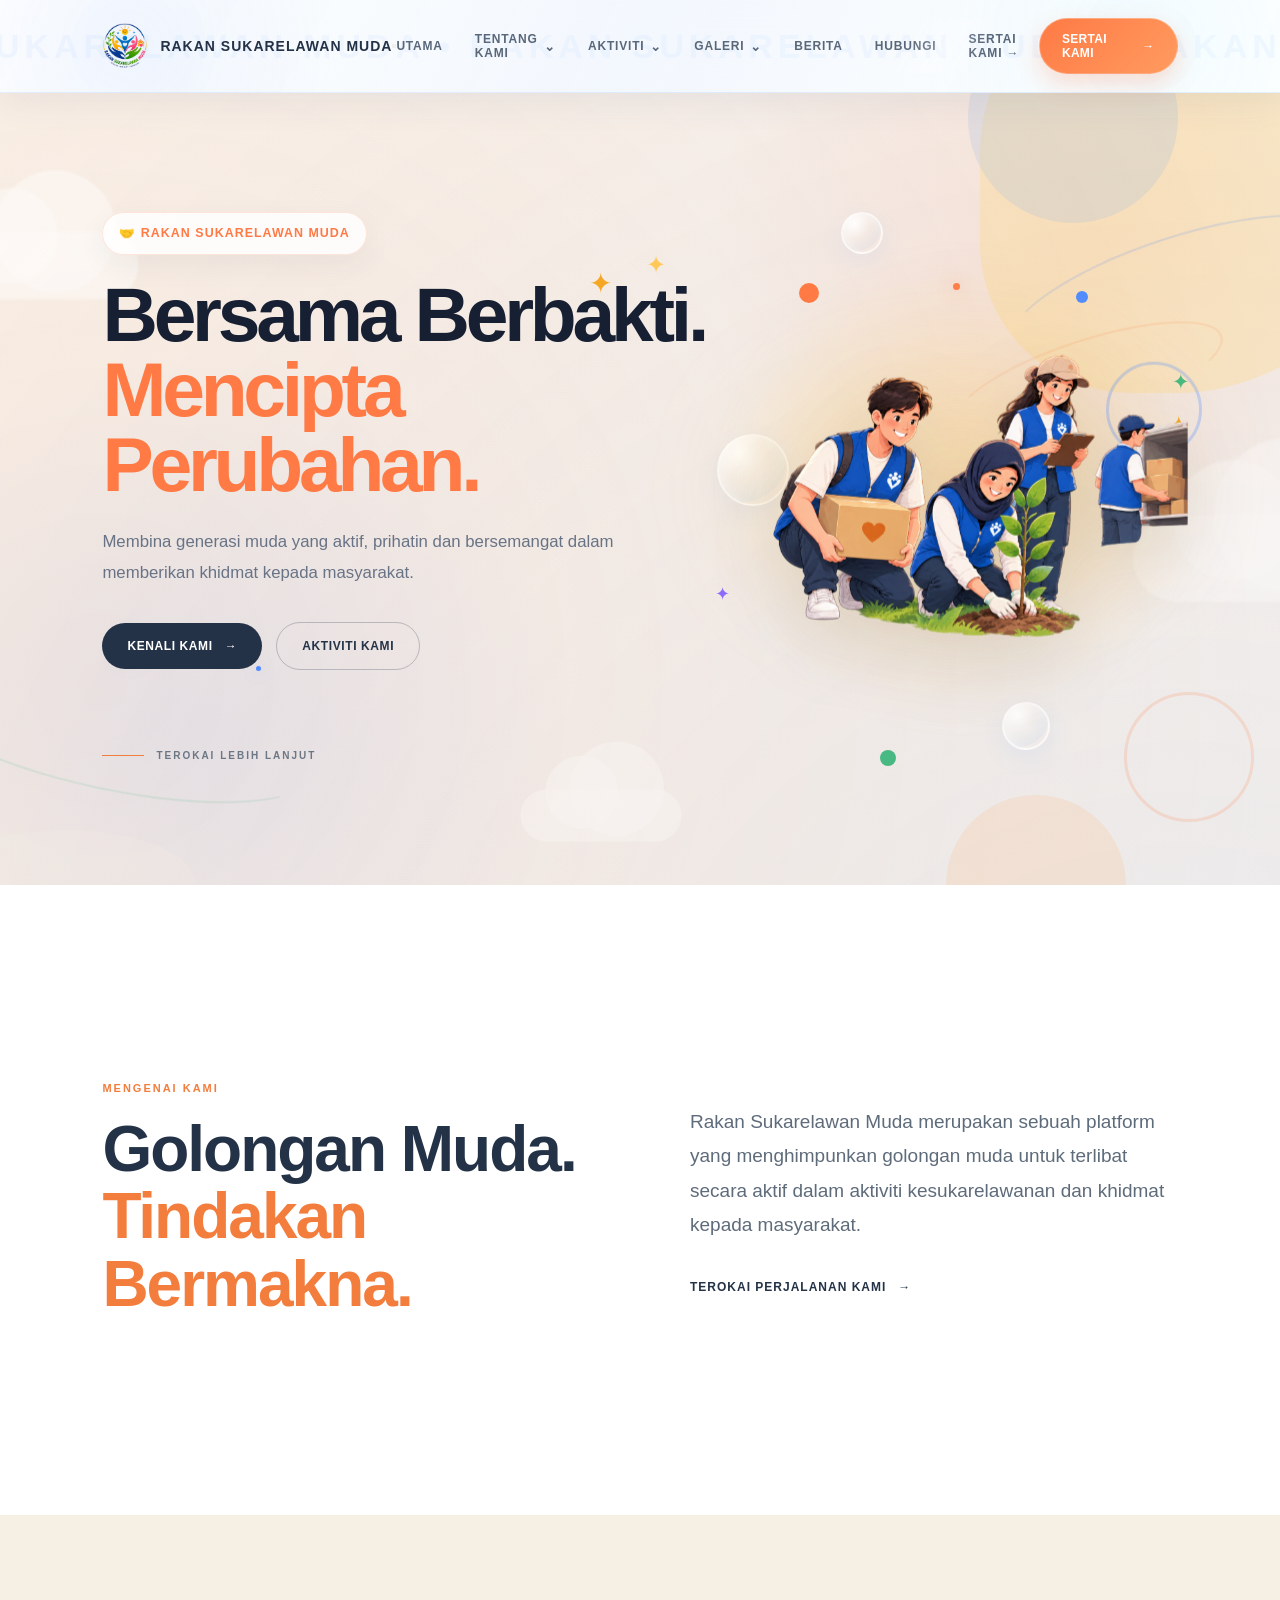
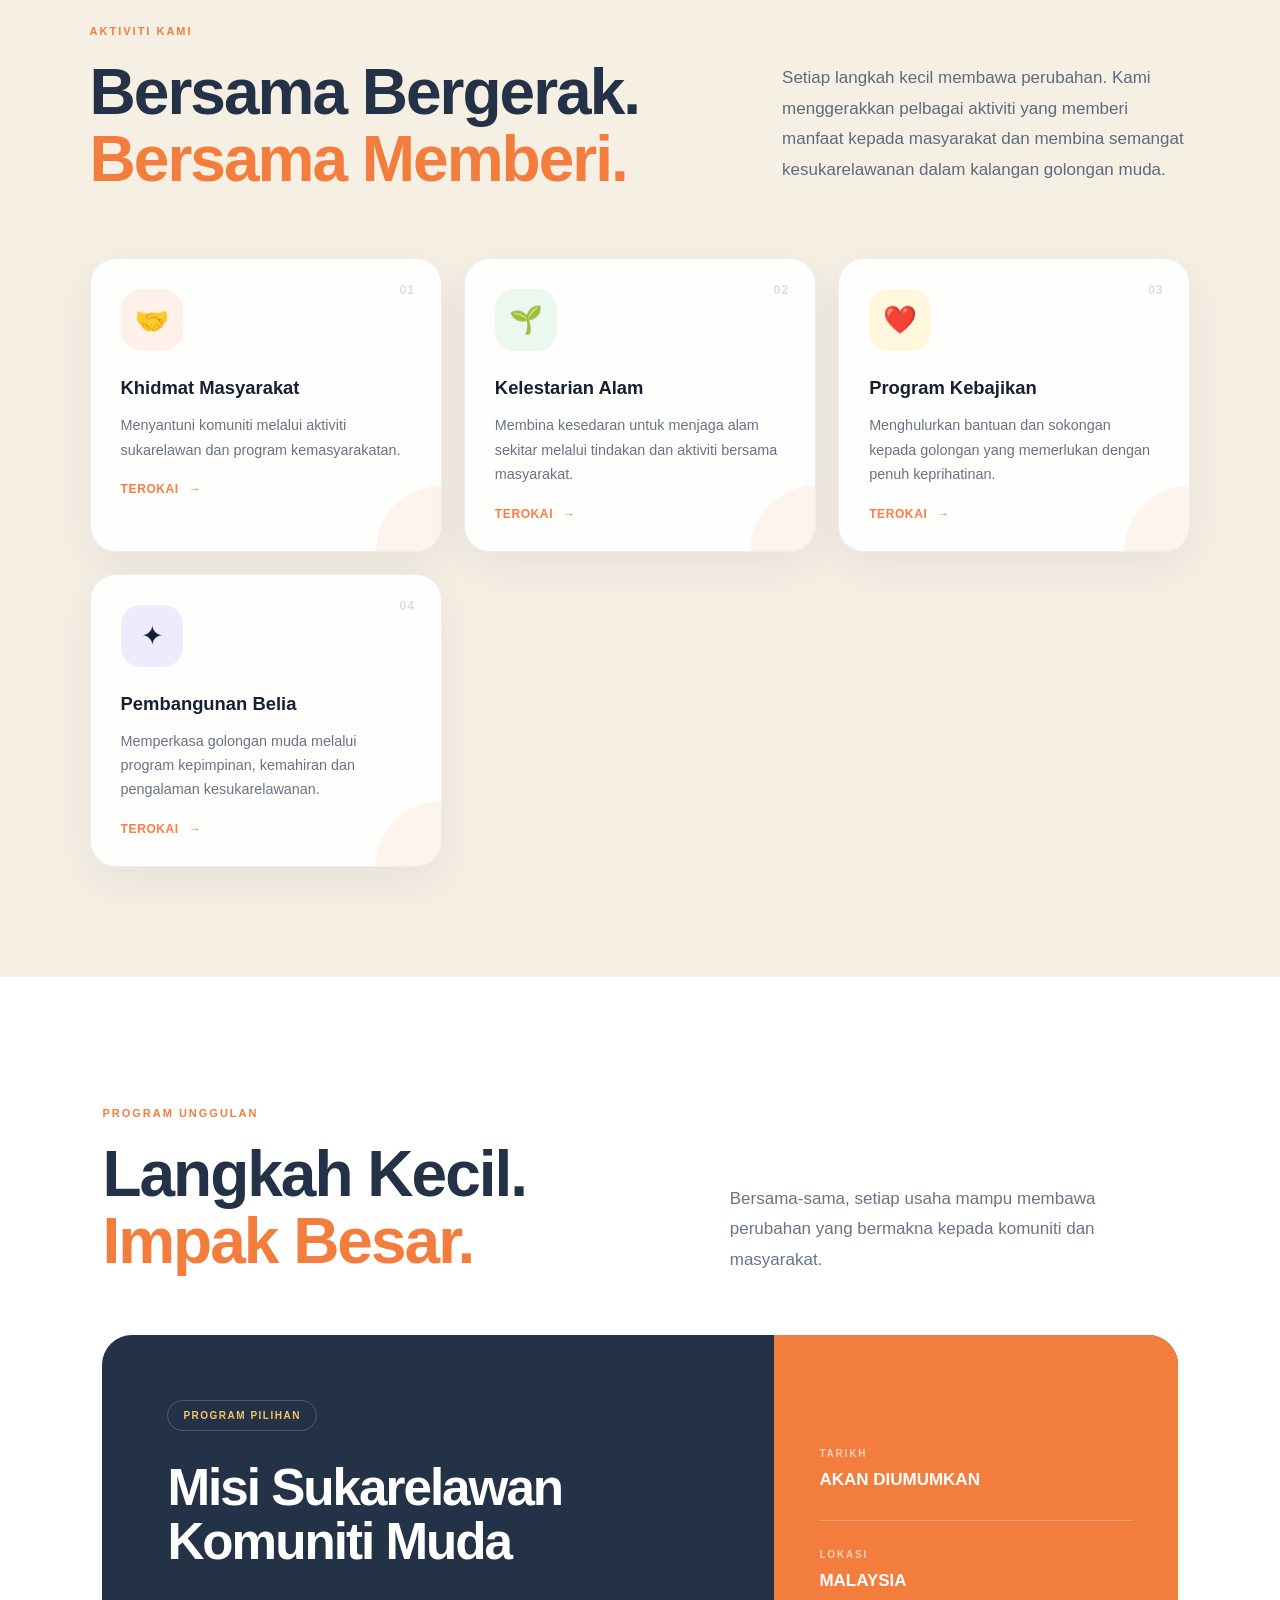
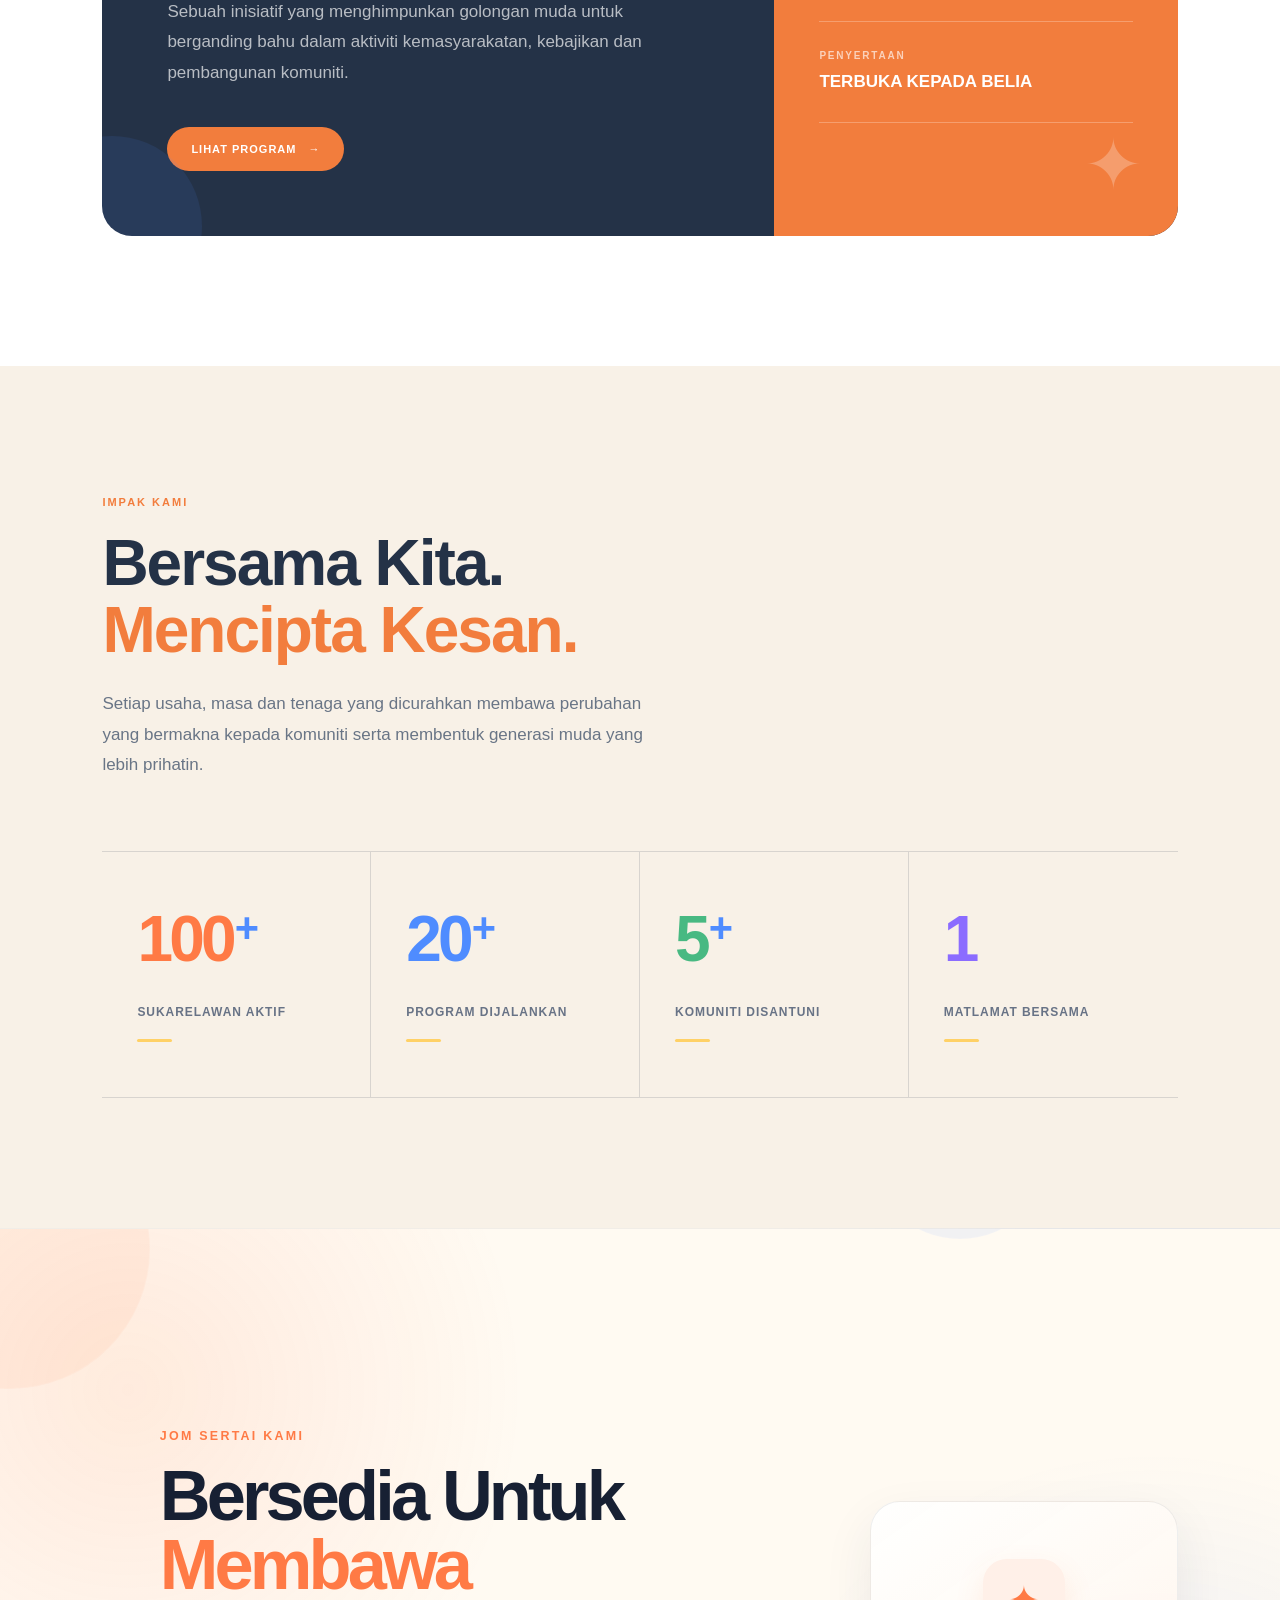
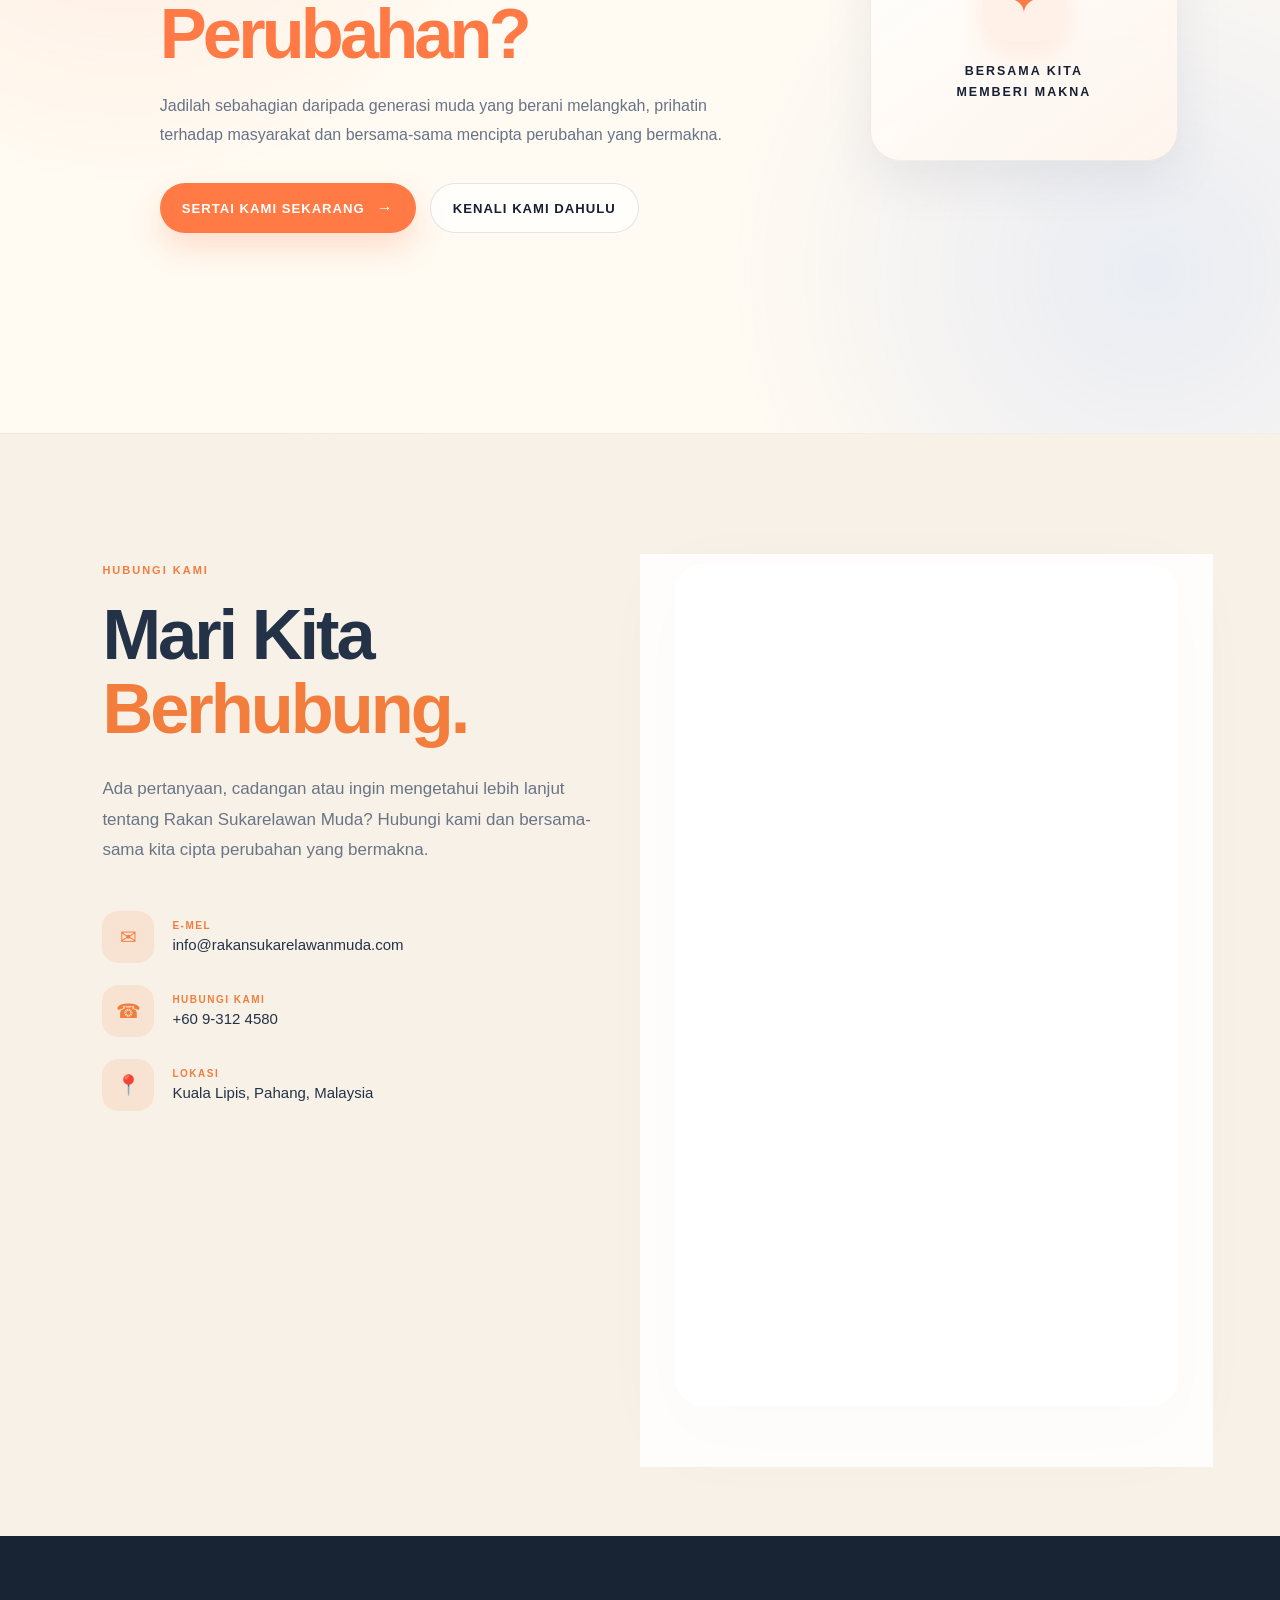
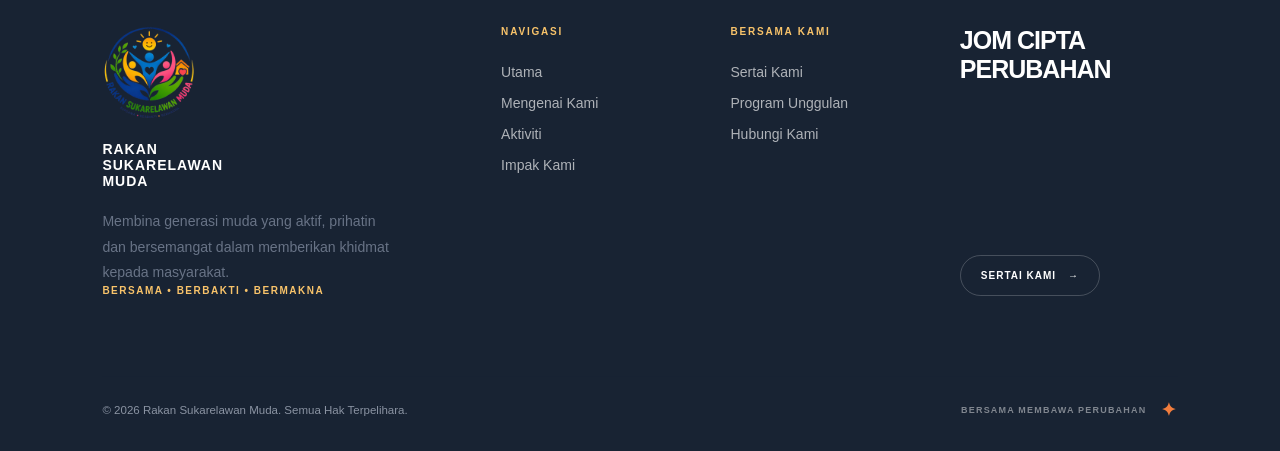
<file: index.html>
<!DOCTYPE html>
<html lang="ms">

<head>

    <meta charset="UTF-8">

    <meta
        name="viewport"
        content="width=device-width, initial-scale=1.0"
    >

    <title>Rakan Sukarelawan Muda</title>

    <link
        rel="stylesheet"
        href="css/style.css"
    >

</head>


<body>

    <!-- NAVBAR -->
    
<header class="navbar">

    <a href="#utama" class="nav-brand">
        <img
            src="images/LOGO_KK_ICT-removebg-preview.png"
            alt="Logo Rakan Sukarelawan Muda"
            class="nav-logo"
        >
        <span class="nav-brand-text">
            RAKAN SUKARELAWAN MUDA
        </span>
    </a>

    <!-- BUTANG HAMBURGER UNTUK TELEFON -->
    <button
        class="nav-toggle"
        type="button"
        aria-label="Buka menu navigasi"
        aria-controls="primary-navigation"
        aria-expanded="false"
    >
        <span></span>
        <span></span>
        <span></span>
    </button>

    <nav
        class="nav-menu"
        id="primary-navigation"
        aria-label="Navigasi utama"
    >

        <a href="index.html" class="active">
            UTAMA
        </a>

        <!-- TENTANG KAMI -->
        <div class="nav-dropdown">
            <a href="#" class="nav-dropdown-link">
                TENTANG KAMI
                <span>⌄</span>
            </a>

            <div class="nav-dropdown-menu">
                <a href="about.html">Mengenai Kami</a>
                <a href="vision-mission.html">Visi dan Misi</a>
                <a href="objectives.html">Objektif Penubuhan</a>
            </div>
        </div>

        <!-- AKTIVITI -->
        <div class="nav-dropdown">
            <a href="#" class="nav-dropdown-link">
                AKTIVITI
                <span>⌄</span>
            </a>

            <div class="nav-dropdown-menu">
                <a href="activities.html">
                    Aktiviti Kesukarelawanan
                </a>
                <a href="programmes.html">
                    Program Akan Datang
                </a>
            </div>
        </div>

        <!-- GALERI -->
        <div class="nav-dropdown">
            <a href="#" class="nav-dropdown-link">
                GALERI
                <span>⌄</span>
            </a>

            <div class="nav-dropdown-menu">
                <a href="gallery.html">Galeri Foto</a>
                <a href="videos.html">Galeri Video</a>
            </div>
        </div>

        <a href="news.html">BERITA</a>
        <a href="contact.html">HUBUNGI</a>

        <!-- BUTANG SERTAI KAMI UNTUK MENU MUDAH ALIH -->
        <a
            href="https://docs.google.com/forms/d/e/1FAIpQLSfSay2KImUVXJjbfAX4tbiid8s64BLU8cexddIT6YgWrp_6Ew/viewform?usp=dialog"
            target="_blank"
            rel="noopener"
            class="mobile-nav-cta"
        >
            SERTAI KAMI →
        </a>

    </nav>

    <!-- BUTANG SERTAI KAMI UNTUK DESKTOP -->
    <a
        href="https://docs.google.com/forms/d/e/1FAIpQLSfSay2KImUVXJjbfAX4tbiid8s64BLU8cexddIT6YgWrp_6Ew/viewform?usp=dialog"
        target="_blank"
        rel="noopener"
        class="nav-cta"
    >
        SERTAI KAMI
        <span>→</span>
    </a>

</header>



    <main>

        <!-- HERO SECTION -->
        <section
    class="hero"
    id="utama"
>

            <div class="hero-shape hero-shape-1"></div>
            <div class="hero-shape hero-shape-2"></div>

            <div class="hero-sparkle sparkle-1">✦</div>
            <div class="hero-sparkle sparkle-2">✦</div>

            <!-- HERO DECORATIONS -->
             <div class="hero-motion-decor" aria-hidden="true">
    <span class="motion-line motion-line-one"></span>
    <span class="motion-line motion-line-two"></span>
    <span class="motion-line motion-line-three"></span>

    <span class="motion-dot motion-dot-one"></span>
    <span class="motion-dot motion-dot-two"></span>

    <span class="hero-rocket">🚀</span>
</div>
<!-- SKY & BUBBLE DECORATIONS -->
<div class="hero-sky-decor" aria-hidden="true">

    <div class="cloud cloud-one"></div>
    <div class="cloud cloud-two"></div>
    <div class="cloud cloud-three"></div>

    <div class="bubble bubble-one"></div>
    <div class="bubble bubble-two"></div>
    <div class="bubble bubble-three"></div>
    <div class="bubble bubble-four"></div>

</div>
<div class="sparkle-one">✦</div>
<div class="sparkle-two">✦</div>
<div class="sparkle-three">✦</div>

<div class="floating-circle one"></div>
<div class="floating-circle two"></div>
<div class="floating-circle three"></div>

<div class="decorative-ring"></div>

            <div class="hero-content">

                <p class="hero-label">
                    🤝 RAKAN SUKARELAWAN MUDA
                </p>


                <h1>
                    Bersama Berbakti.<br>
                    <span>Mencipta Perubahan.</span>
                </h1>


                <p class="hero-description">

                    Membina generasi muda yang aktif, prihatin dan
                    bersemangat dalam memberikan khidmat kepada
                    masyarakat.

                </p>


                <div class="hero-buttons">

                    <a
                        href="#mengenai"
                        class="btn primary"
                    >
                        KENALI KAMI
                        <span>→</span>
                    </a>


                    <a
                        href="#aktiviti"
                        class="btn secondary"
                    >
                        AKTIVITI KAMI
                    </a>

                </div>


                <div class="scroll-indicator">

                    <span></span>

                    TEROKAI LEBIH LANJUT

                </div>

            </div>


            <div class="hero-visual">

                <div class="hero-glow"></div>


                <div class="hero-illustration-wrapper">

                    <img
                        src="images/volunteer-hero.png"
                        alt="Ilustrasi Rakan Sukarelawan Muda"
                        class="hero-illustration"
                    >

                </div>

            </div>

        </section>


        <!-- MENGENAI KAMI -->
        <section
            class="about-section"
            id="mengenai"
        >

            <div class="about-heading">

                <p class="section-label">
                    MENGENAI KAMI
                </p>

                <h2>
                    Golongan Muda.<br>
                    <span>Tindakan Bermakna.</span>
                </h2>

            </div>


            <div class="about-content">

                <p>
                    Rakan Sukarelawan Muda merupakan sebuah
                    platform yang menghimpunkan golongan muda
                    untuk terlibat secara aktif dalam aktiviti
                    kesukarelawanan dan khidmat kepada masyarakat.
                </p>


                <a
                    href="#aktiviti"
                    class="about-link"
                >
                    TEROKAI PERJALANAN KAMI
                    <span>→</span>
                </a>

            </div>

        </section>
<!-- AKTIVITI -->
<section
    class="activities-section"
    id="aktiviti"
>

    <div class="activities-top">

        <div class="activities-heading">

            <p class="section-label">
                AKTIVITI KAMI
            </p>

            <h2>
                Bersama Bergerak.<br>
                <span>Bersama Memberi.</span>
            </h2>

        </div>


        <p class="activities-intro">

            Setiap langkah kecil membawa perubahan.
            Kami menggerakkan pelbagai aktiviti yang
            memberi manfaat kepada masyarakat dan
            membina semangat kesukarelawanan dalam
            kalangan golongan muda.

        </p>

    </div>


    <div class="activities-grid">


        <!-- AKTIVITI 1 -->
        <article class="activity-card">

            <div class="activity-number">
                01
            </div>

            <div class="activity-icon">
                🤝
            </div>

            <h3>
                Khidmat Masyarakat
            </h3>

            <p>
                Menyantuni komuniti melalui aktiviti
                sukarelawan dan program kemasyarakatan.
            </p>

            <a href="#">
                TEROKAI
                <span>→</span>
            </a>

        </article>


        <!-- AKTIVITI 2 -->
        <article class="activity-card">

            <div class="activity-number">
                02
            </div>

            <div class="activity-icon">
                🌱
            </div>

            <h3>
                Kelestarian Alam
            </h3>

            <p>
                Membina kesedaran untuk menjaga alam
                sekitar melalui tindakan dan aktiviti
                bersama masyarakat.
            </p>

            <a href="#">
                TEROKAI
                <span>→</span>
            </a>

        </article>


        <!-- AKTIVITI 3 -->
        <article class="activity-card">

            <div class="activity-number">
                03
            </div>

            <div class="activity-icon">
                ❤️
            </div>

            <h3>
                Program Kebajikan
            </h3>

            <p>
                Menghulurkan bantuan dan sokongan kepada
                golongan yang memerlukan dengan penuh
                keprihatinan.
            </p>

            <a href="#">
                TEROKAI
                <span>→</span>
            </a>

        </article>


        <!-- AKTIVITI 4 -->
        <article class="activity-card">

            <div class="activity-number">
                04
            </div>

            <div class="activity-icon">
                ✦
            </div>

            <h3>
                Pembangunan Belia
            </h3>

            <p>
                Memperkasa golongan muda melalui program
                kepimpinan, kemahiran dan pengalaman
                kesukarelawanan.
            </p>

            <a href="#">
                TEROKAI
                <span>→</span>
            </a>

        </article>


    </div>

</section>
<!-- PROGRAM UNGGULAN -->
<section
    class="featured-section"
    id="program"
>

    <div class="featured-header">

        <div>

            <p class="section-label">
                PROGRAM UNGGULAN
            </p>

            <h2>
                Langkah Kecil.<br>
                <span>Impak Besar.</span>
            </h2>

        </div>


        <p class="featured-intro">

            Bersama-sama, setiap usaha mampu membawa
            perubahan yang bermakna kepada komuniti dan
            masyarakat.

        </p>

    </div>


    <div class="featured-program">


        <!-- MAKLUMAT UTAMA -->
        <div class="featured-main">

            <div class="featured-badge">

                PROGRAM PILIHAN

            </div>


            <h3>
                Misi Sukarelawan<br>
                Komuniti Muda
            </h3>


            <p>

                Sebuah inisiatif yang menghimpunkan golongan
                muda untuk berganding bahu dalam aktiviti
                kemasyarakatan, kebajikan dan pembangunan
                komuniti.

            </p>


            <a
                href="#aktiviti"
                class="featured-button"
            >

                LIHAT PROGRAM

                <span>→</span>

            </a>

        </div>


        <!-- MAKLUMAT PROGRAM -->
        <div class="featured-info">


            <div class="info-item">

                <span class="info-label">
                    TARIKH
                </span>

                <strong>
                    AKAN DIUMUMKAN
                </strong>

            </div>


            <div class="info-item">

                <span class="info-label">
                    LOKASI
                </span>

                <strong>
                    MALAYSIA
                </strong>

            </div>


            <div class="info-item">

                <span class="info-label">
                    PENYERTAAN
                </span>

                <strong>
                    TERBUKA KEPADA BELIA
                </strong>

            </div>


            <div class="featured-decoration">

                ✦

            </div>


        </div>

    </div>

</section>
<!-- IMPAK KAMI -->
<section
    class="impact-section"
    id="impak"
>

    <div class="impact-heading">

        <p class="section-label">
            IMPAK KAMI
        </p>

        <h2>
            Bersama Kita.<br>
            <span>Mencipta Kesan.</span>
        </h2>

        <p class="impact-intro">
            Setiap usaha, masa dan tenaga yang dicurahkan
            membawa perubahan yang bermakna kepada komuniti
            serta membentuk generasi muda yang lebih prihatin.
        </p>

    </div>


    <div class="impact-grid">


        <!-- IMPAK 1 -->
        <div class="impact-item">

            <div class="impact-number">
                100<span>+</span>
            </div>

            <p>
                SUKARELAWAN AKTIF
            </p>

        </div>


        <!-- IMPAK 2 -->
        <div class="impact-item">

            <div class="impact-number">
                20<span>+</span>
            </div>

            <p>
                PROGRAM DIJALANKAN
            </p>

        </div>


        <!-- IMPAK 3 -->
        <div class="impact-item">

            <div class="impact-number">
                5<span>+</span>
            </div>

            <p>
                KOMUNITI DISANTUNI
            </p>

        </div>


        <!-- IMPAK 4 -->
        <div class="impact-item">

            <div class="impact-number">
                1
            </div>

            <p>
                MATLAMAT BERSAMA
            </p>

        </div>


    </div>

</section>
<!-- SERTAI KAMI -->
<section
    class="join-section"
    id="sertai"
>

    <div class="join-decoration join-decoration-1"></div>
    <div class="join-decoration join-decoration-2"></div>

    <div class="join-content">

        <p class="join-label">
            JOM SERTAI KAMI
        </p>

        <h2>
            Bersedia Untuk<br>
            <span>Membawa Perubahan?</span>
        </h2>

        <p class="join-description">

            Jadilah sebahagian daripada generasi muda yang
            berani melangkah, prihatin terhadap masyarakat
            dan bersama-sama mencipta perubahan yang
            bermakna.

        </p>

        <div class="join-buttons">

            <a
                href="#hubungi"
                class="join-primary"
            >
                SERTAI KAMI SEKARANG
                <span>→</span>
            </a>

            <a
                href="#mengenai"
                class="join-secondary"
            >
                KENALI KAMI DAHULU
            </a>

        </div>

    </div>


    <div class="join-side">

        <div class="join-symbol">
            ✦
        </div>

        <p>
            BERSAMA KITA<br>
            MEMBERI MAKNA
        </p>

    </div>

</section>
<!-- HUBUNGI KAMI -->
<section
    class="contact-section"
    id="hubungi"
>

    <!-- BAHAGIAN KIRI -->
    <div class="contact-intro">

        <p class="section-label">
            HUBUNGI KAMI
        </p>

        <h2>
            Mari Kita<br>
            <span>Berhubung.</span>
        </h2>

        <p class="contact-description">
            Ada pertanyaan, cadangan atau ingin mengetahui
            lebih lanjut tentang Rakan Sukarelawan Muda?
            Hubungi kami dan bersama-sama kita cipta
            perubahan yang bermakna.
        </p>


        <div class="contact-details">

            <div class="contact-detail">

                <div class="contact-icon">
                    ✉
                </div>

                <div>

                    <span>
                        E-MEL
                    </span>

                    <p>
                        info@rakansukarelawanmuda.com
                    </p>

                </div>

            </div>


            <div class="contact-detail">

                <div class="contact-icon">
                    ☎
                </div>

                <div>

                    <span>
                        HUBUNGI KAMI
                    </span>

                    <p>
                        +60 9-312 4580
                    </p>

                </div>

            </div>


            <div class="contact-detail">

                <div class="contact-icon">
                    📍
                </div>

                <div>

                    <span>
                        LOKASI
                    </span>

                    <p>
                        Kuala Lipis, Pahang, Malaysia
                    </p>

                </div>

            </div>

        </div>

    </div>


    <!-- BORANG HUBUNGI -->
    <div class="contact-form-wrapper">

        <form class="contact-form">

            <div class="form-group">

                <label for="nama">
                    NAMA
                </label>

                <input
                    type="text"
                    id="nama"
                    placeholder="Masukkan nama anda"
                >

            </div>


            <div class="form-group">

                <label for="email">
                    E-MEL
                </label>

                <input
                    type="email"
                    id="email"
                    placeholder="Masukkan e-mel anda"
                >

            </div>


            <div class="form-group">

                <label for="subjek">
                    SUBJEK
                </label>

                <input
                    type="text"
                    id="subjek"
                    placeholder="Nyatakan subjek"
                >

            </div>


            <div class="form-group">

                <label for="mesej">
                    MESEJ
                </label>

                <textarea
                    id="mesej"
                    rows="5"
                    placeholder="Tulis mesej anda di sini..."
                ></textarea>

            </div>


            <button
                type="submit"
                class="contact-button"
            >
                HANTAR MESEJ
                <span>→</span>
            </button>

        </form>

    </div>

</section>
    </main>
<!-- FOOTER -->
<footer class="site-footer">

    <div class="footer-main">


        <!-- IDENTITI -->
        <div class="footer-brand">

            <a
                href="index.html"
                class="footer-logo"
            >

                <img
                    src="images/LOGO_KK_ICT-removebg-preview.png"
                    alt="Logo Rakan Sukarelawan Muda"
                >

                <span>
                    RAKAN SUKARELAWAN MUDA
                </span>

            </a>


            <p>
                Membina generasi muda yang aktif,
                prihatin dan bersemangat dalam
                memberikan khidmat kepada masyarakat.
            </p>


            <div class="footer-tagline">

                BERSAMA • BERBAKTI • BERMAKNA

            </div>

        </div>


        <!-- NAVIGASI -->
        <div class="footer-column">

            <h3>
                NAVIGASI
            </h3>

            <a href="index.html">
                Utama
            </a>

            <a href="#mengenai">
                Mengenai Kami
            </a>

            <a href="#aktiviti">
                Aktiviti
            </a>

            <a href="#impak">
                Impak Kami
            </a>

        </div>


        <!-- SERTAI -->
        <div class="footer-column">

            <h3>
                BERSAMA KAMI
            </h3>

            <a href="#sertai">
                Sertai Kami
            </a>

            <a href="#program">
                Program Unggulan
            </a>

            <a href="#hubungi">
                Hubungi Kami
            </a>

        </div>


        <!-- CTA -->
        <div class="footer-cta">

            <p>
                JOM CIPTA<br>
                PERUBAHAN
            </p>

            <a
                href="#sertai"
                class="footer-button"
            >
                SERTAI KAMI
                <span>→</span>
            </a>

        </div>


    </div>


    <!-- BAHAGIAN BAWAH -->
    <div class="footer-bottom">

        <p>
            © 2026 Rakan Sukarelawan Muda.
            Semua Hak Terpelihara.
        </p>


        <div class="footer-bottom-right">

            <span>
                BERSAMA MEMBAWA PERUBAHAN
            </span>

            <span class="footer-star">
                ✦
            </span>

        </div>

    </div>

</footer>
<script src="js/script.js"></script>
</body>

</html>
</file>
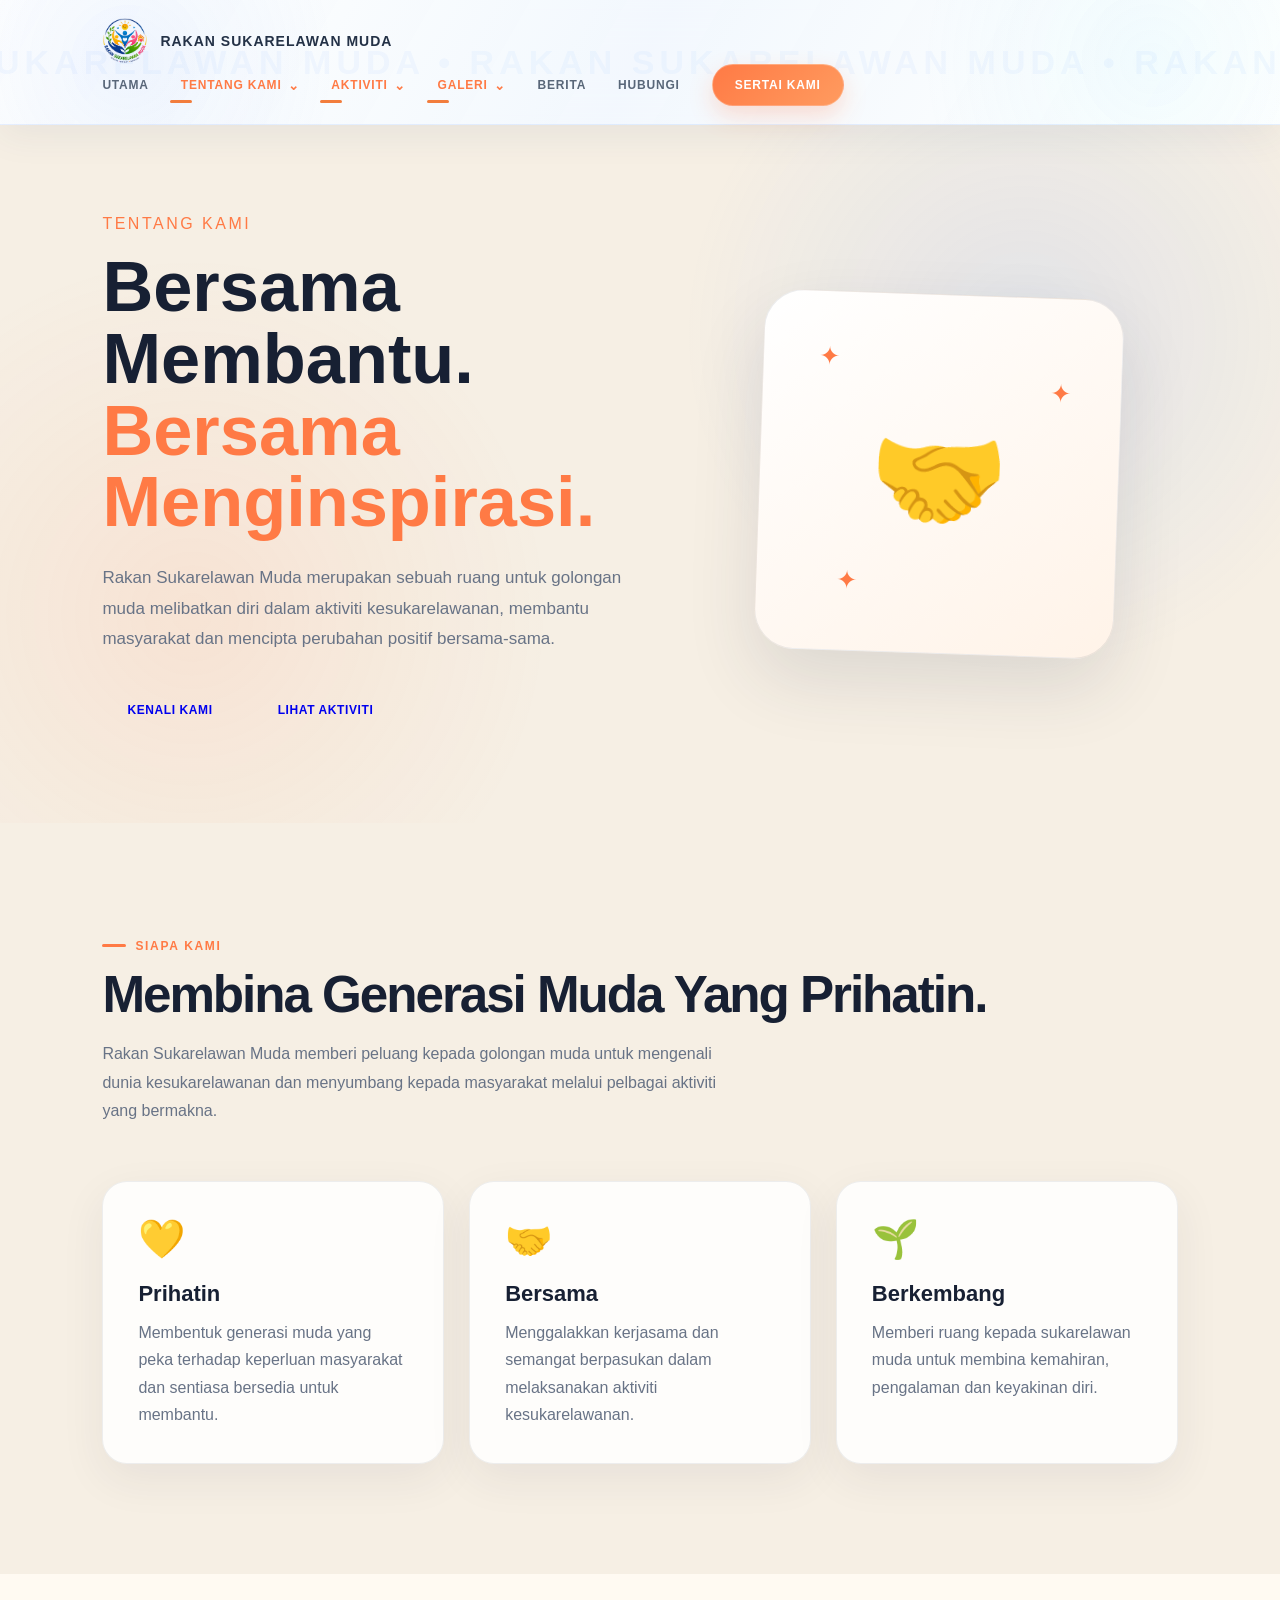
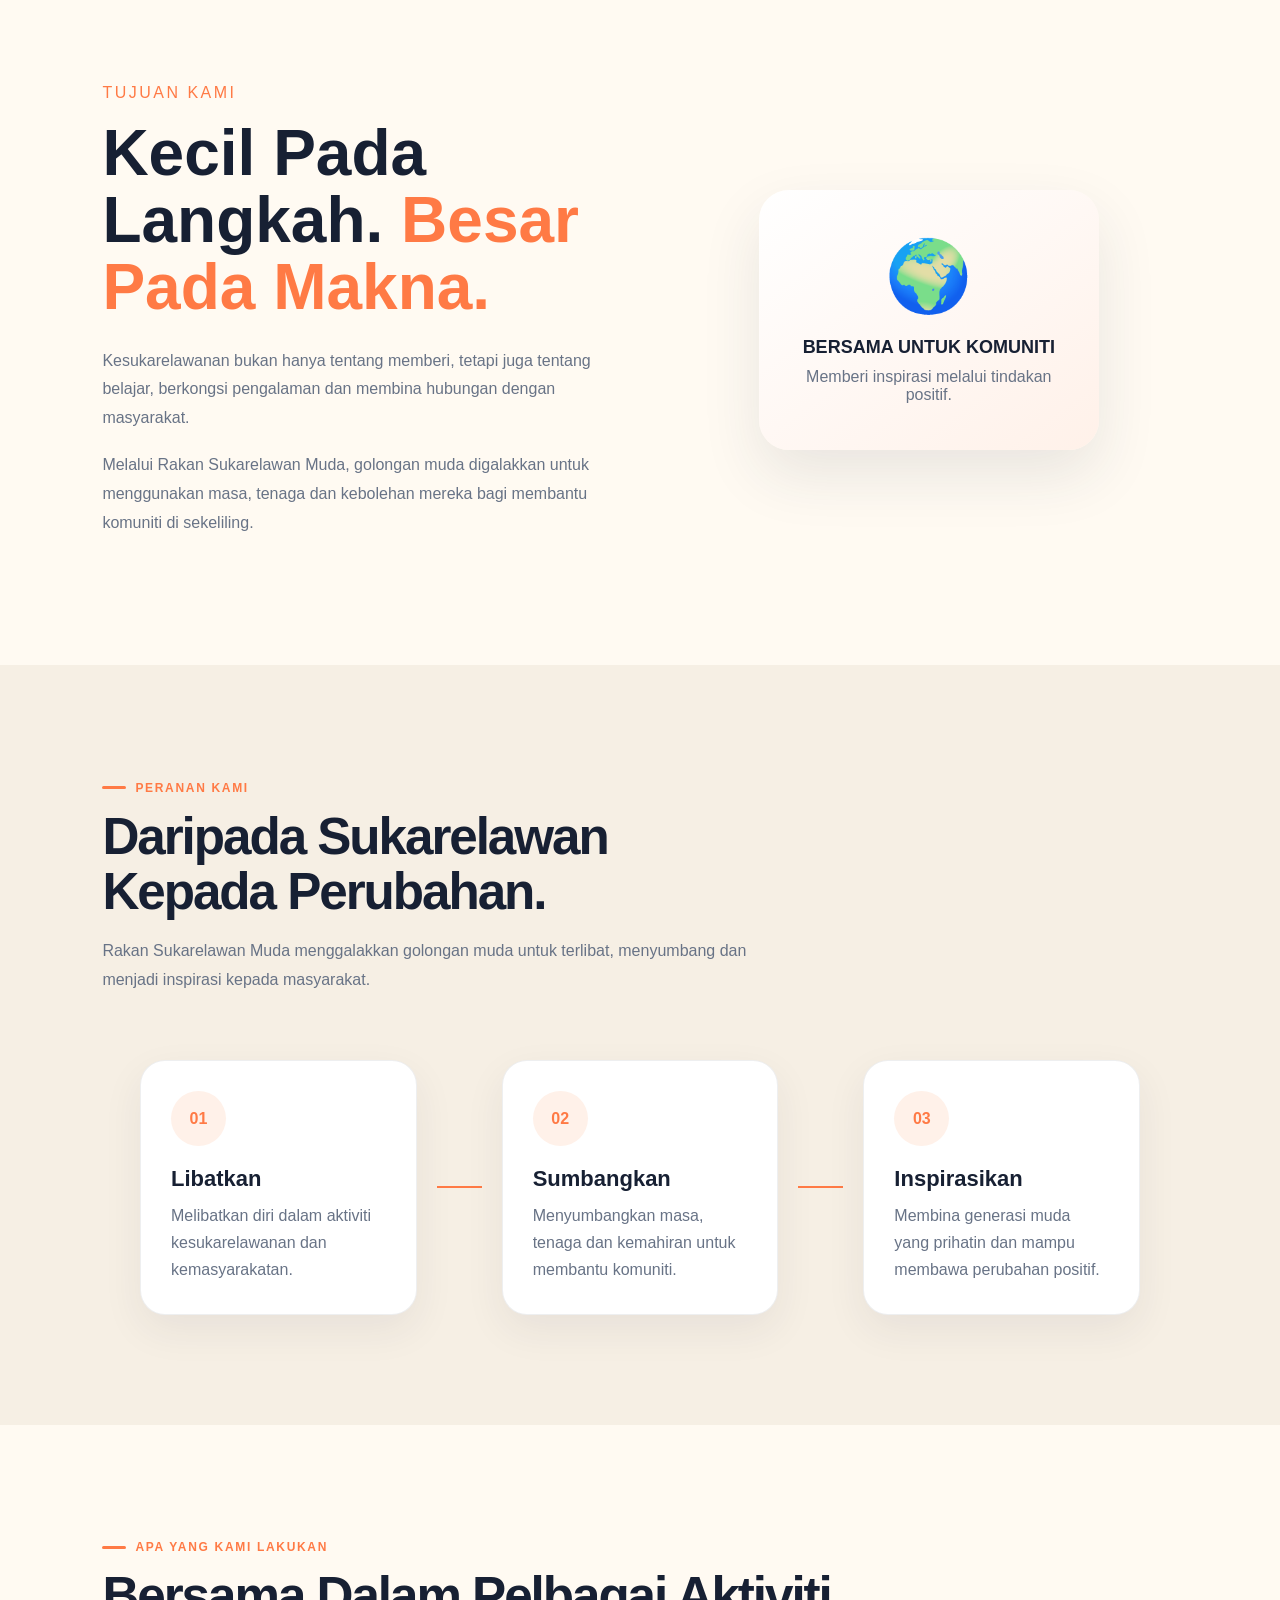
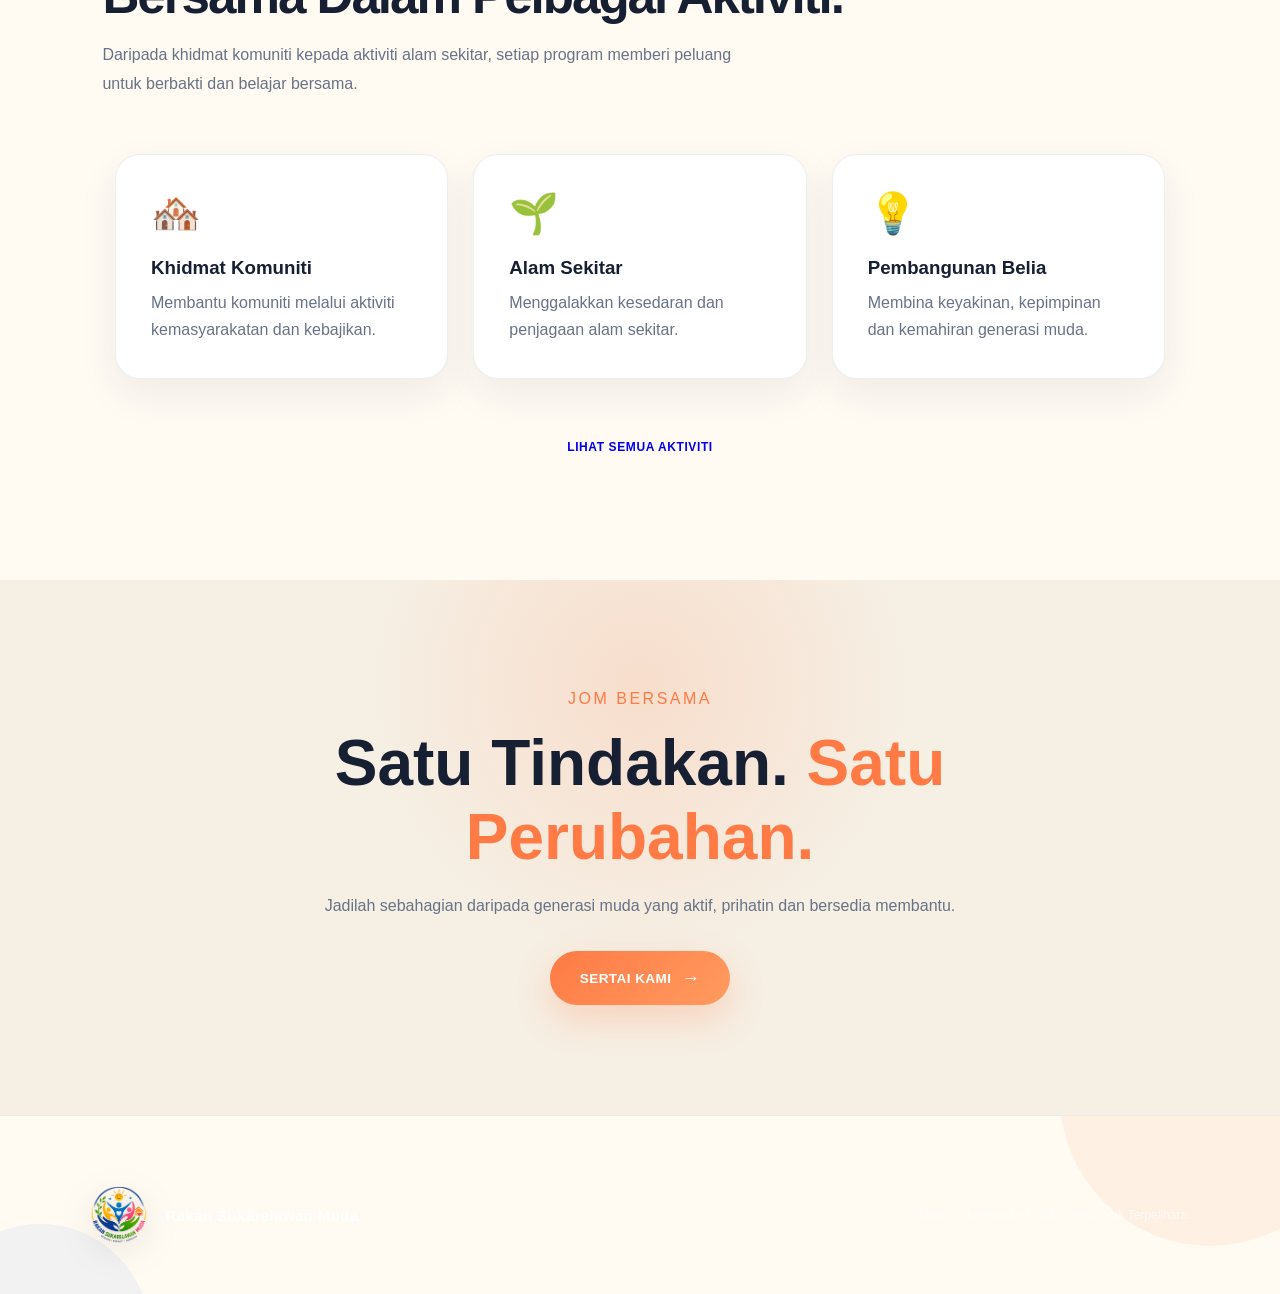
<file: about.html>
<!DOCTYPE html>
<html lang="ms">
<head>
    <meta charset="UTF-8">
    <meta name="viewport" content="width=device-width, initial-scale=1.0">

    <title>Tentang Kami | Rakan Sukarelawan Muda</title>

    <link rel="stylesheet" href="css/style.css">
</head>

<body class="about-page">

    <!-- =========================
         NAVBAR
    ========================== -->

    <header class="navbar">

        <div class="nav-container">

            <a href="index.html" class="nav-brand">

                <img
                    src="images/LOGO_KK_ICT-removebg-preview.png"
                    alt="Logo Rakan Sukarelawan Muda"
                    class="nav-logo"
                >

                <div class="nav-brand-text">
                    <span>RAKAN</span>
                    <strong>SUKARELAWAN MUDA</strong>
                </div>

            </a>


            <nav class="nav-menu">

                <a href="index.html">
                    UTAMA
                </a>


                <div class="nav-dropdown">

                    <a href="#" class="nav-dropdown-link active">
                        TENTANG KAMI
                        <span>⌄</span>
                    </a>

                    <div class="nav-dropdown-menu">

                        <a href="about.html">
                            Tentang Kami
                        </a>

                        <a href="vision-mission.html">
                            Visi &amp; Misi
                        </a>

                        <a href="objectives.html">
                            Objektif Penubuhan
                        </a>

                    </div>

                </div>


                <div class="nav-dropdown">

                    <a href="#" class="nav-dropdown-link">
                        AKTIVITI
                        <span>⌄</span>
                    </a>

                    <div class="nav-dropdown-menu">

                        <a href="activities.html">
                            Aktiviti Sukarelawan
                        </a>

                        <a href="programmes.html">
                            Program Akan Datang
                        </a>

                    </div>

                </div>


                <div class="nav-dropdown">

                    <a href="#" class="nav-dropdown-link">
                        GALERI
                        <span>⌄</span>
                    </a>

                    <div class="nav-dropdown-menu">

                        <a href="gallery.html">
                            Galeri Foto
                        </a>

                        <a href="videos.html">
                            Galeri Video
                        </a>

                    </div>

                </div>


                <a href="news.html">
                    BERITA
                </a>


                <a href="contact.html">
                    HUBUNGI
                </a>


                <a href="contact.html" class="nav-cta">
                    SERTAI KAMI
                </a>

            </nav>

        </div>

    </header>



    <!-- =========================
         HERO
    ========================== -->

    <main>

        <section class="about-hero">

            <div class="about-hero-content">

                <p class="small-title">
                    TENTANG KAMI
                </p>

                <h1>
                    Bersama Membantu.<br>
                    <span>Bersama Menginspirasi.</span>
                </h1>

                <p>
                    Rakan Sukarelawan Muda merupakan sebuah ruang
                    untuk golongan muda melibatkan diri dalam aktiviti
                    kesukarelawanan, membantu masyarakat dan mencipta
                    perubahan positif bersama-sama.
                </p>

                <div class="about-hero-buttons">

                    <a href="#about-intro" class="btn btn-primary">
                        KENALI KAMI
                    </a>

                    <a href="activities.html" class="btn btn-secondary">
                        LIHAT AKTIVITI
                    </a>

                </div>

            </div>


            <div class="about-hero-visual">

                <div class="about-hero-card">

                    <div class="about-hero-icon">
                        🤝
                    </div>

                    <div class="about-hero-sparkles">
                        <span>✦</span>
                        <span>✦</span>
                        <span>✦</span>
                    </div>

                </div>

            </div>

        </section>



        <!-- =========================
             ABOUT INTRO
        ========================== -->

        <section class="about-intro section" id="about-intro">

            <div class="section-header">

                <p class="small-title">
                    SIAPA KAMI
                </p>

                <h2>
                    Membina Generasi Muda
                    <span>Yang Prihatin.</span>
                </h2>

                <p class="section-description">
                    Rakan Sukarelawan Muda memberi peluang kepada
                    golongan muda untuk mengenali dunia kesukarelawanan
                    dan menyumbang kepada masyarakat melalui pelbagai
                    aktiviti yang bermakna.
                </p>

            </div>


            <div class="about-intro-grid">

                <div class="about-intro-card">

                    <div class="about-intro-icon">
                        💛
                    </div>

                    <h3>
                        Prihatin
                    </h3>

                    <p>
                        Membentuk generasi muda yang peka terhadap
                        keperluan masyarakat dan sentiasa bersedia
                        untuk membantu.
                    </p>

                </div>


                <div class="about-intro-card">

                    <div class="about-intro-icon">
                        🤝
                    </div>

                    <h3>
                        Bersama
                    </h3>

                    <p>
                        Menggalakkan kerjasama dan semangat berpasukan
                        dalam melaksanakan aktiviti kesukarelawanan.
                    </p>

                </div>


                <div class="about-intro-card">

                    <div class="about-intro-icon">
                        🌱
                    </div>

                    <h3>
                        Berkembang
                    </h3>

                    <p>
                        Memberi ruang kepada sukarelawan muda untuk
                        membina kemahiran, pengalaman dan keyakinan diri.
                    </p>

                </div>

            </div>

        </section>



        <!-- =========================
             PURPOSE
        ========================== -->

        <section class="about-purpose section">

            <div class="about-purpose-content">

                <div class="about-purpose-text">

                    <p class="small-title">
                        TUJUAN KAMI
                    </p>

                    <h2>
                        Kecil Pada Langkah.
                        <span>Besar Pada Makna.</span>
                    </h2>

                    <p>
                        Kesukarelawanan bukan hanya tentang memberi,
                        tetapi juga tentang belajar, berkongsi pengalaman
                        dan membina hubungan dengan masyarakat.
                    </p>

                    <p>
                        Melalui Rakan Sukarelawan Muda, golongan muda
                        digalakkan untuk menggunakan masa, tenaga dan
                        kebolehan mereka bagi membantu komuniti di
                        sekeliling.
                    </p>

                </div>


                <div class="about-purpose-visual">

                    <div class="purpose-card">

                        <div class="purpose-icon">
                            🌍
                        </div>

                        <strong>
                            BERSAMA UNTUK KOMUNITI
                        </strong>

                        <p>
                            Memberi inspirasi melalui tindakan positif.
                        </p>

                    </div>

                </div>

            </div>

        </section>



        <!-- =========================
             ROLE INFOGRAPHIC
        ========================== -->

        <section class="role-section section">

            <div class="section-header">

                <p class="small-title">
                    PERANAN KAMI
                </p>

                <h2>
                    Daripada Sukarelawan<br>
                    Kepada <span>Perubahan.</span>
                </h2>

                <p class="section-description">
                    Rakan Sukarelawan Muda menggalakkan
                    golongan muda untuk terlibat, menyumbang
                    dan menjadi inspirasi kepada masyarakat.
                </p>

            </div>


            <div class="role-infographic">

                <div class="role-item">

                    <div class="role-icon">
                        <span>01</span>
                    </div>

                    <div class="role-content">

                        <h3>
                            Libatkan
                        </h3>

                        <p>
                            Melibatkan diri dalam aktiviti
                            kesukarelawanan dan kemasyarakatan.
                        </p>

                    </div>

                </div>


                <div class="role-line"></div>


                <div class="role-item">

                    <div class="role-icon">
                        <span>02</span>
                    </div>

                    <div class="role-content">

                        <h3>
                            Sumbangkan
                        </h3>

                        <p>
                            Menyumbangkan masa, tenaga dan kemahiran
                            untuk membantu komuniti.
                        </p>

                    </div>

                </div>


                <div class="role-line"></div>


                <div class="role-item">

                    <div class="role-icon">
                        <span>03</span>
                    </div>

                    <div class="role-content">

                        <h3>
                            Inspirasikan
                        </h3>

                        <p>
                            Membina generasi muda yang prihatin
                            dan mampu membawa perubahan positif.
                        </p>

                    </div>

                </div>

            </div>

        </section>



        <!-- =========================
             ACTIVITIES PREVIEW
        ========================== -->

        <section class="about-activities section">

            <div class="section-header">

                <p class="small-title">
                    APA YANG KAMI LAKUKAN
                </p>

                <h2>
                    Bersama Dalam
                    <span>Pelbagai Aktiviti.</span>
                </h2>

                <p class="section-description">
                    Daripada khidmat komuniti kepada aktiviti
                    alam sekitar, setiap program memberi peluang
                    untuk berbakti dan belajar bersama.
                </p>

            </div>


            <div class="about-activities-grid">

                <div class="about-activity-card">

                    <span>🏘️</span>

                    <h3>
                        Khidmat Komuniti
                    </h3>

                    <p>
                        Membantu komuniti melalui aktiviti
                        kemasyarakatan dan kebajikan.
                    </p>

                </div>


                <div class="about-activity-card">

                    <span>🌱</span>

                    <h3>
                        Alam Sekitar
                    </h3>

                    <p>
                        Menggalakkan kesedaran dan penjagaan
                        alam sekitar.
                    </p>

                </div>


                <div class="about-activity-card">

                    <span>💡</span>

                    <h3>
                        Pembangunan Belia
                    </h3>

                    <p>
                        Membina keyakinan, kepimpinan dan
                        kemahiran generasi muda.
                    </p>

                </div>

            </div>


            <div class="about-activities-button">

                <a href="activities.html" class="btn btn-primary">
                    LIHAT SEMUA AKTIVITI
                </a>

            </div>

        </section>



        <!-- =========================
             CTA
        ========================== -->

        <section class="about-cta">

            <div class="cta-content">

                <p class="small-title">
                    JOM BERSAMA
                </p>

                <h2>
                    Satu Tindakan.
                    <span>Satu Perubahan.</span>
                </h2>

                <p>
                    Jadilah sebahagian daripada generasi muda
                    yang aktif, prihatin dan bersedia membantu.
                </p>

                <a href="contact.html" class="btn btn-primary">
                    SERTAI KAMI
                </a>

            </div>

        </section>

    </main>



    <!-- =========================
         FOOTER
    ========================== -->

    <footer class="footer">

        <div class="footer-content">

            <div class="footer-brand">

                <img
                    src="images/LOGO_KK_ICT-removebg-preview.png"
                    alt="Logo Rakan Sukarelawan Muda"
                    class="nav-logo"
                >

                <p>
                    Rakan Sukarelawan Muda
                </p>

            </div>

            <p>
                © <span id="year"></span>
                Rakan Sukarelawan Muda.
                Semua Hak Terpelihara.
            </p>

        </div>

    </footer>


    <script src="js/script.js"></script>

</body>
</html>
</file>
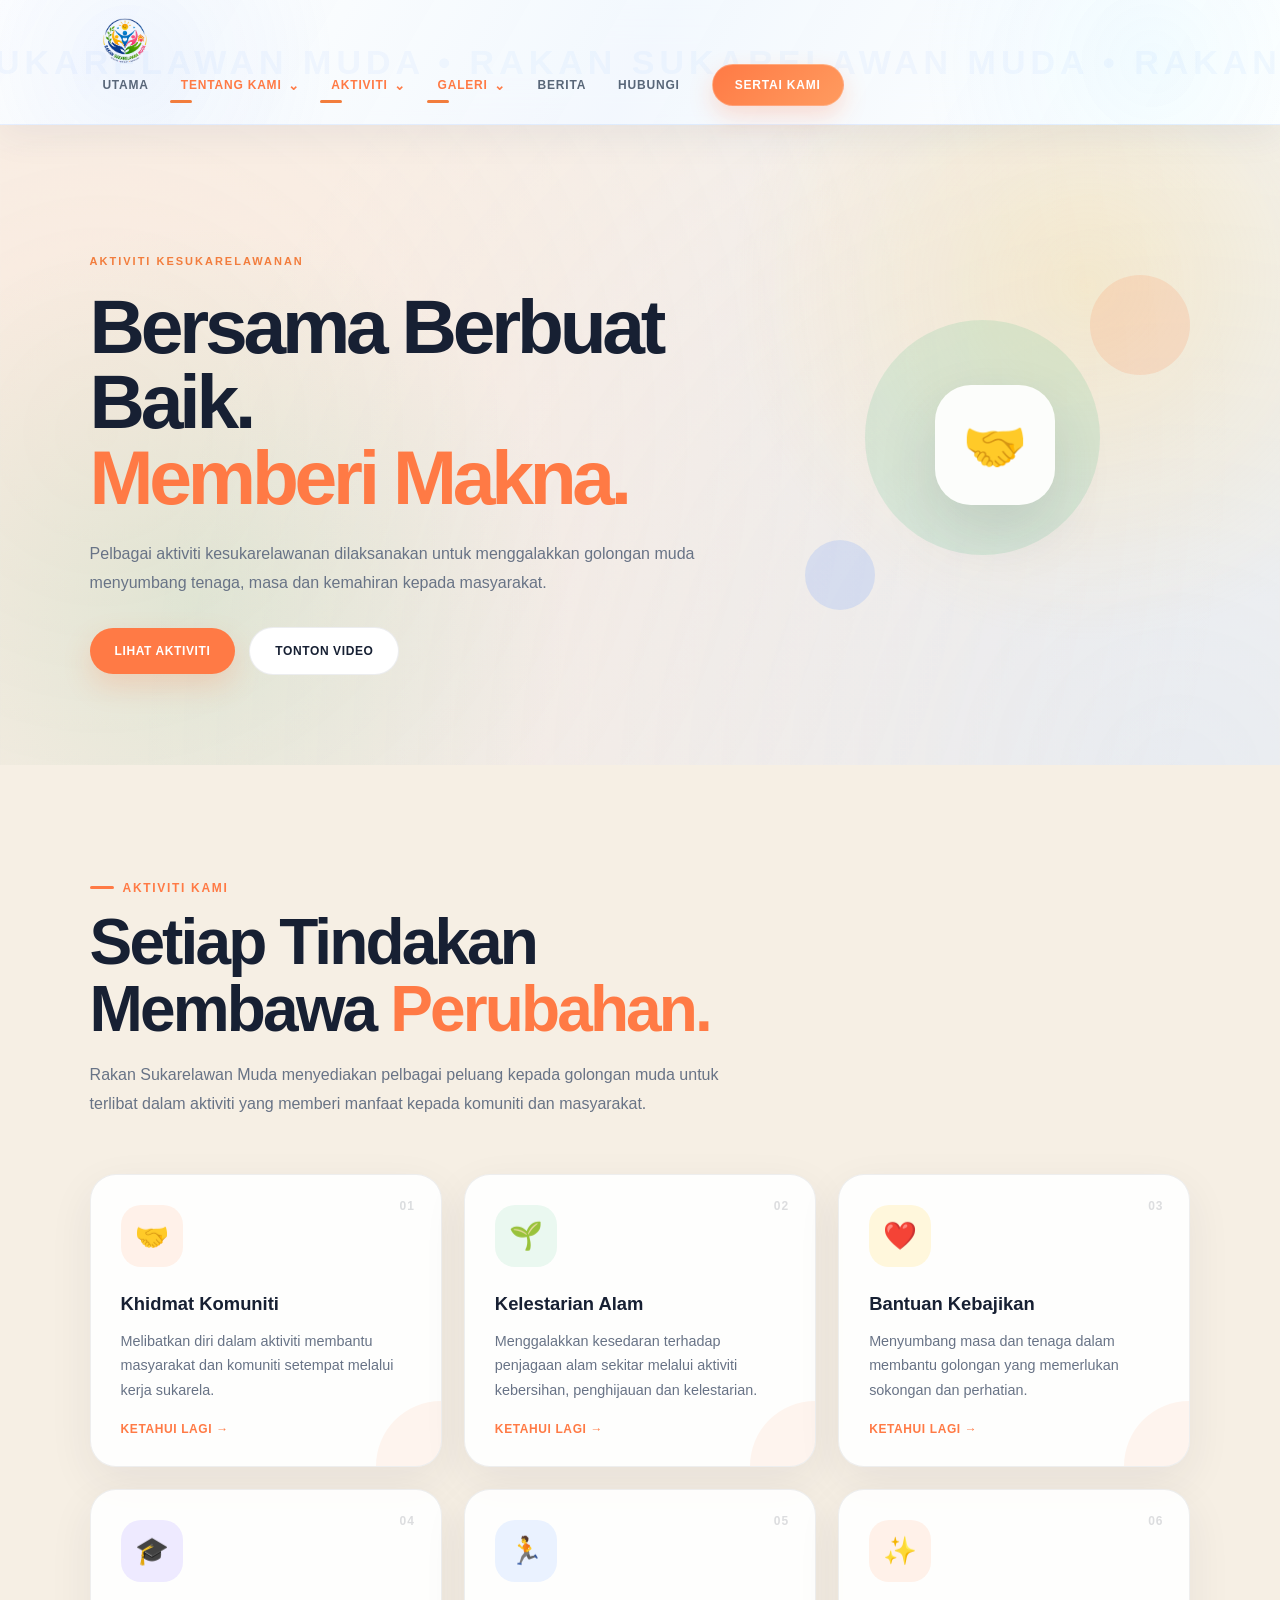
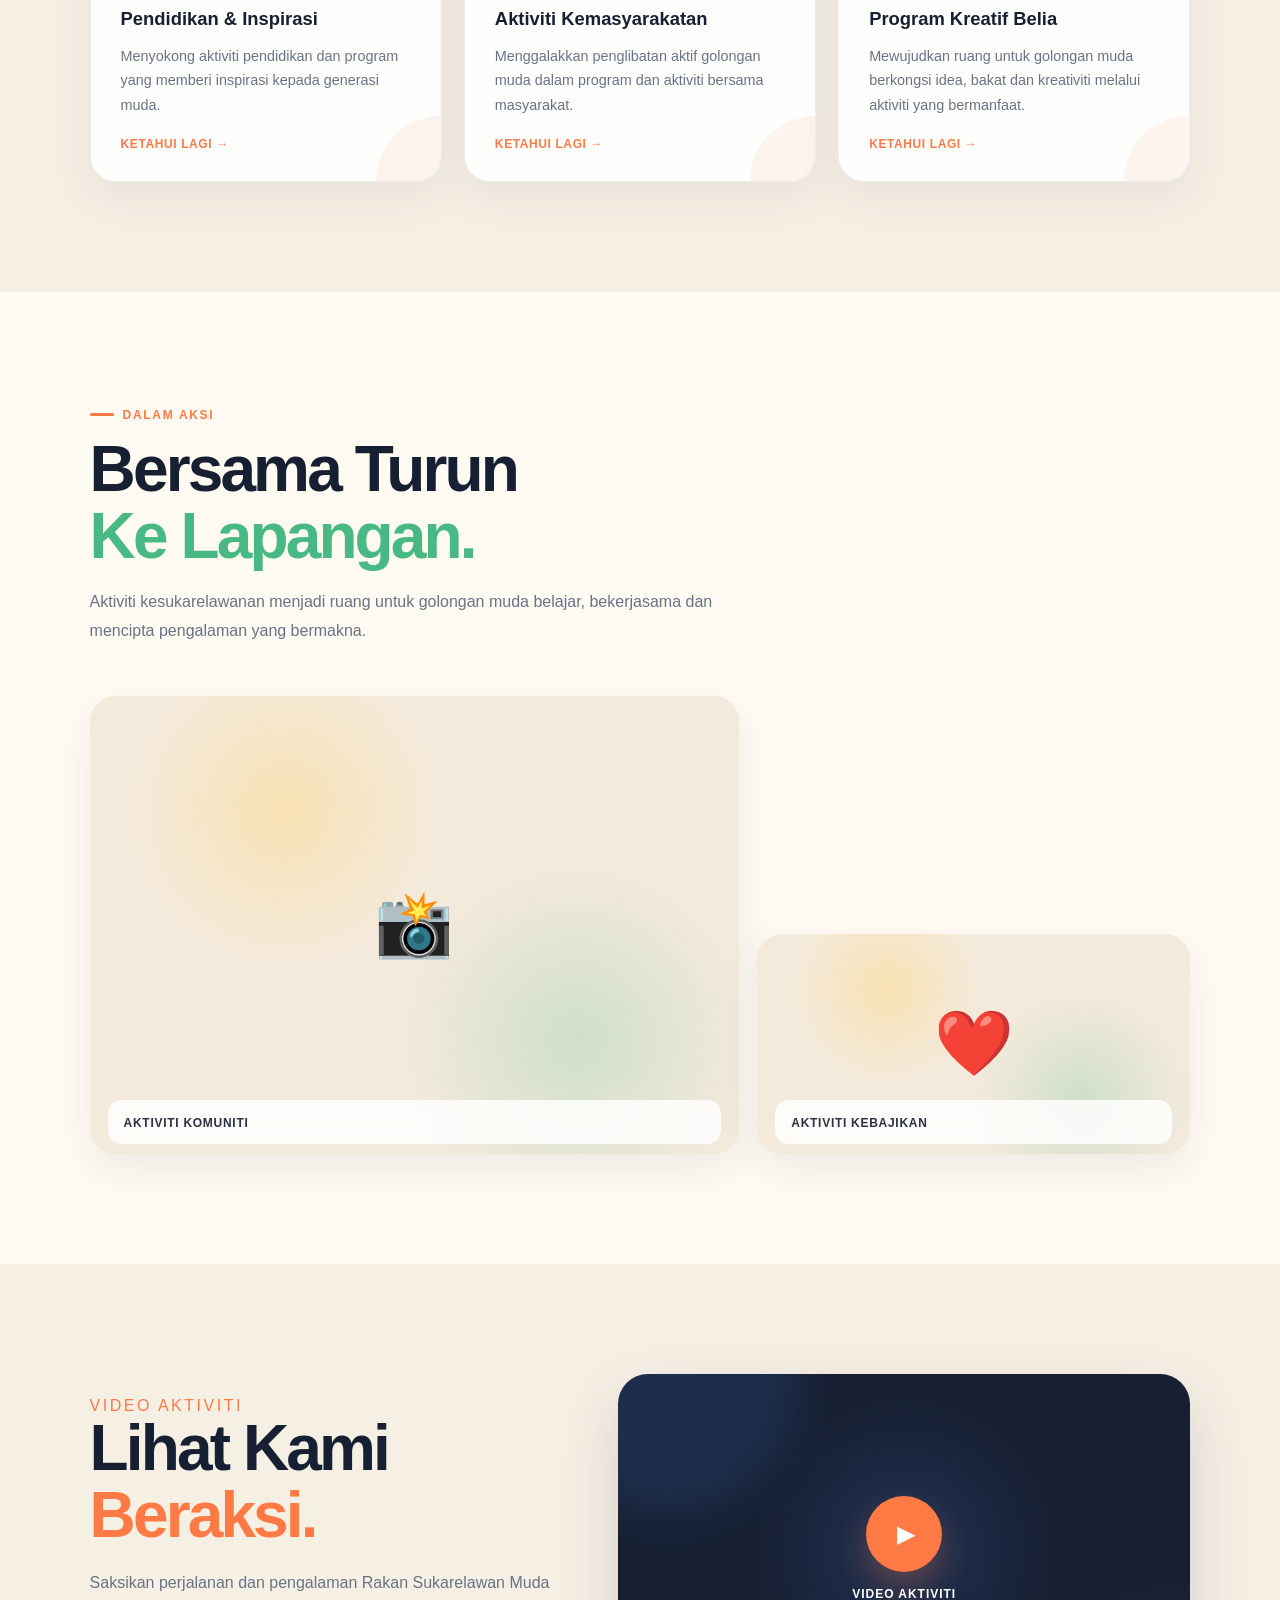
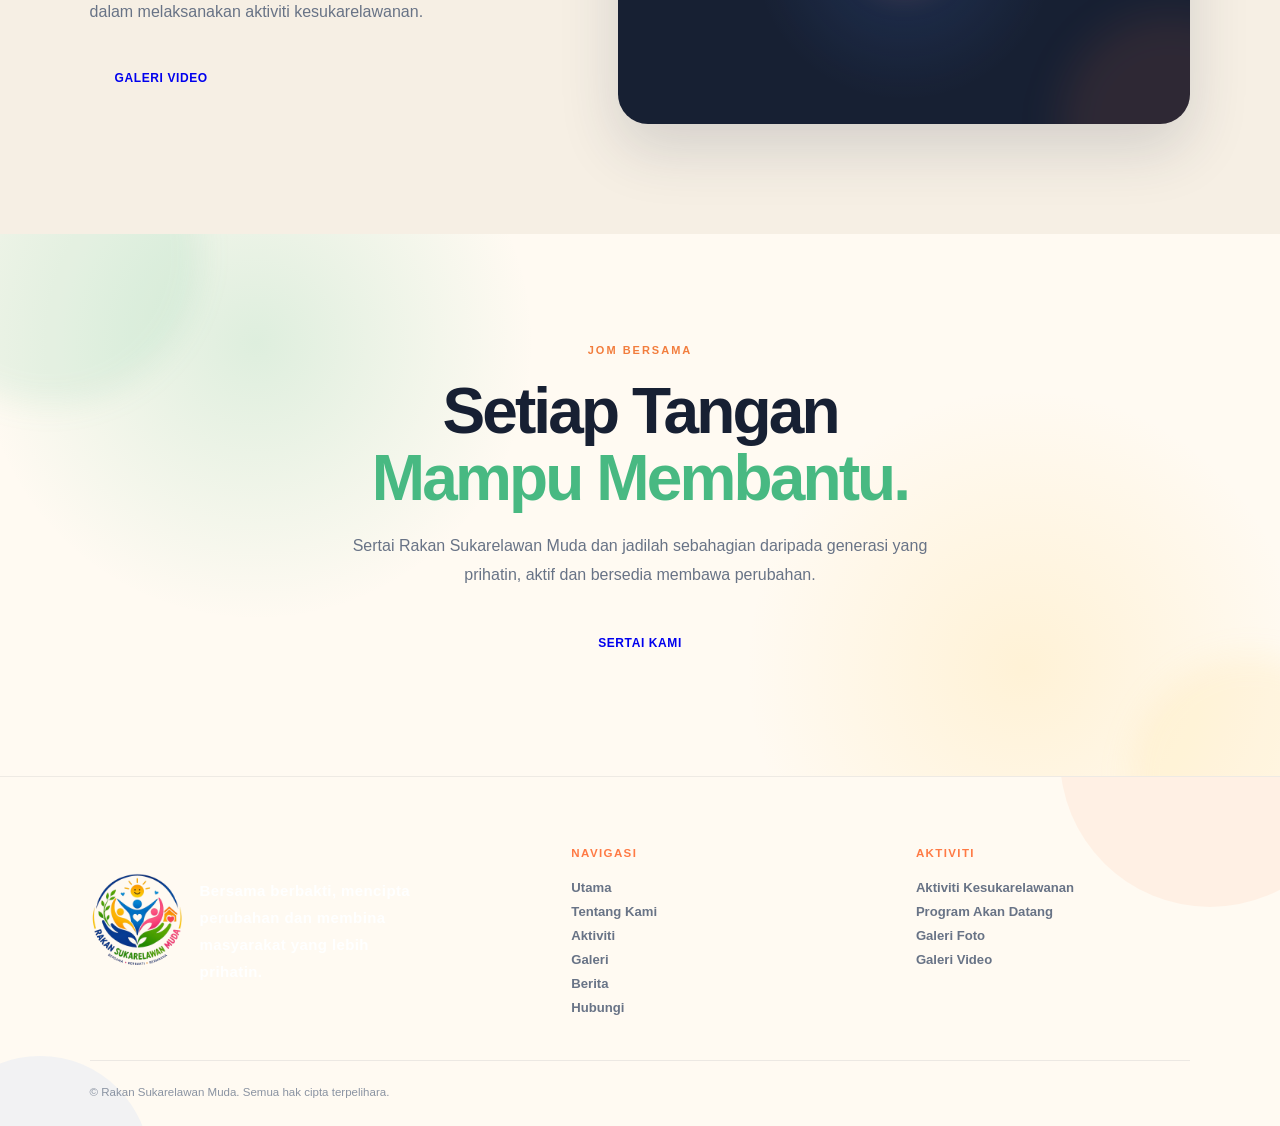
<file: activities.html>
<!DOCTYPE html>
<html lang="ms">
<head>
    <meta charset="UTF-8">
    <meta name="viewport" content="width=device-width, initial-scale=1.0">

    <title>Aktiviti Kesukarelawanan | Rakan Sukarelawan Muda</title>

    <link rel="stylesheet" href="css/style.css">
</head>

<body class="activities-page">

    <!-- ========================================
         NAVBAR
    ========================================= -->

    <header class="navbar">

        <div class="nav-container">

            <a href="index.html" class="nav-brand">
                <img
                    src="images/LOGO_KK_ICT-removebg-preview.png"
                    alt="Logo Rakan Sukarelawan Muda"
                    class="nav-logo"
                >
            </a>

            <nav class="nav-menu">

                <a href="index.html">
                    UTAMA
                </a>

                <div class="nav-dropdown">

                    <a href="#" class="nav-dropdown-link">
                        TENTANG KAMI
                        <span>⌄</span>
                    </a>

                    <div class="nav-dropdown-menu">

                        <a href="about.html">
                            Tentang Kami
                        </a>

                        <a href="vision-mission.html">
                            Visi &amp; Misi
                        </a>

                        <a href="objectives.html">
                            Objektif Penubuhan
                        </a>

                    </div>

                </div>


                <div class="nav-dropdown">

                    <a href="#" class="nav-dropdown-link active">
                        AKTIVITI
                        <span>⌄</span>
                    </a>

                    <div class="nav-dropdown-menu">

                        <a href="activities.html" class="active">
                            Aktiviti Kesukarelawanan
                        </a>

                        <a href="programmes.html">
                            Program Akan Datang
                        </a>

                    </div>

                </div>


                <div class="nav-dropdown">

                    <a href="#" class="nav-dropdown-link">
                        GALERI
                        <span>⌄</span>
                    </a>

                    <div class="nav-dropdown-menu">

                        <a href="gallery.html">
                            Galeri Foto
                        </a>

                        <a href="videos.html">
                            Galeri Video
                        </a>

                    </div>

                </div>


                <a href="news.html">
                    BERITA
                </a>

                <a href="contact.html">
                    HUBUNGI
                </a>

                <a href="contact.html" class="nav-cta">
                    SERTAI KAMI
                </a>

            </nav>

        </div>

    </header>


    <!-- ========================================
         HERO
    ========================================= -->

    <main>

        <section class="activities-hero">

            <div class="activities-hero-content">

                <p class="section-label">
                    AKTIVITI KESUKARELAWANAN
                </p>

                <h1>
                    Bersama Berbuat Baik.<br>
                    <span>Memberi Makna.</span>
                </h1>

                <p>
                    Pelbagai aktiviti kesukarelawanan dilaksanakan
                    untuk menggalakkan golongan muda menyumbang
                    tenaga, masa dan kemahiran kepada masyarakat.
                </p>

                <div class="hero-buttons">

                    <a href="#aktiviti" class="btn btn-primary">
                        LIHAT AKTIVITI
                    </a>

                    <a href="#video-aktiviti" class="btn btn-secondary">
                        TONTON VIDEO
                    </a>

                </div>

            </div>


            <div class="activities-hero-decoration">

                <div class="activity-hero-circle circle-one"></div>
                <div class="activity-hero-circle circle-two"></div>
                <div class="activity-hero-circle circle-three"></div>

                <div class="activity-hero-symbol">
                    🤝
                </div>

            </div>

        </section>


        <!-- ========================================
             AKTIVITI KAMI
        ========================================= -->

        <section class="activities-section section" id="aktiviti">

            <div class="section-header">

                <p class="small-title">
                    AKTIVITI KAMI
                </p>

                <h2>
                    Setiap Tindakan<br>
                    Membawa <span>Perubahan.</span>
                </h2>

                <p class="section-description">
                    Rakan Sukarelawan Muda menyediakan pelbagai
                    peluang kepada golongan muda untuk terlibat
                    dalam aktiviti yang memberi manfaat kepada
                    komuniti dan masyarakat.
                </p>

            </div>


            <div class="activities-grid">


                <!-- Aktiviti 01 -->

                <article class="activity-card">

                    <div class="activity-number">
                        01
                    </div>

                    <div class="activity-icon">
                        🤝
                    </div>

                    <h3>
                        Khidmat Komuniti
                    </h3>

                    <p>
                        Melibatkan diri dalam aktiviti membantu
                        masyarakat dan komuniti setempat melalui
                        kerja sukarela.
                    </p>

                    <a href="#aktiviti-komuniti">
                        KETAHUI LAGI →
                    </a>

                </article>


                <!-- Aktiviti 02 -->

                <article class="activity-card">

                    <div class="activity-number">
                        02
                    </div>

                    <div class="activity-icon">
                        🌱
                    </div>

                    <h3>
                        Kelestarian Alam
                    </h3>

                    <p>
                        Menggalakkan kesedaran terhadap penjagaan
                        alam sekitar melalui aktiviti kebersihan,
                        penghijauan dan kelestarian.
                    </p>

                    <a href="#alam-sekitar">
                        KETAHUI LAGI →
                    </a>

                </article>


                <!-- Aktiviti 03 -->

                <article class="activity-card">

                    <div class="activity-number">
                        03
                    </div>

                    <div class="activity-icon">
                        ❤️
                    </div>

                    <h3>
                        Bantuan Kebajikan
                    </h3>

                    <p>
                        Menyumbang masa dan tenaga dalam membantu
                        golongan yang memerlukan sokongan dan
                        perhatian.
                    </p>

                    <a href="#kebajikan">
                        KETAHUI LAGI →
                    </a>

                </article>


                <!-- Aktiviti 04 -->

                <article class="activity-card">

                    <div class="activity-number">
                        04
                    </div>

                    <div class="activity-icon">
                        🎓
                    </div>

                    <h3>
                        Pendidikan &amp; Inspirasi
                    </h3>

                    <p>
                        Menyokong aktiviti pendidikan dan program
                        yang memberi inspirasi kepada generasi muda.
                    </p>

                    <a href="#pendidikan">
                        KETAHUI LAGI →
                    </a>

                </article>


                <!-- Aktiviti 05 -->

                <article class="activity-card">

                    <div class="activity-number">
                        05
                    </div>

                    <div class="activity-icon">
                        🏃
                    </div>

                    <h3>
                        Aktiviti Kemasyarakatan
                    </h3>

                    <p>
                        Menggalakkan penglibatan aktif golongan muda
                        dalam program dan aktiviti bersama masyarakat.
                    </p>

                    <a href="#kemasyarakatan">
                        KETAHUI LAGI →
                    </a>

                </article>


                <!-- Aktiviti 06 -->

                <article class="activity-card">

                    <div class="activity-number">
                        06
                    </div>

                    <div class="activity-icon">
                        ✨
                    </div>

                    <h3>
                        Program Kreatif Belia
                    </h3>

                    <p>
                        Mewujudkan ruang untuk golongan muda
                        berkongsi idea, bakat dan kreativiti melalui
                        aktiviti yang bermanfaat.
                    </p>

                    <a href="#kreatif">
                        KETAHUI LAGI →
                    </a>

                </article>


            </div>

        </section>


        <!-- ========================================
             AKTIVITI DALAM AKSI
        ========================================= -->

        <section class="activity-showcase section">

            <div class="section-header">

                <p class="small-title">
                    DALAM AKSI
                </p>

                <h2>
                    Bersama Turun<br>
                    <span>Ke Lapangan.</span>
                </h2>

                <p class="section-description">
                    Aktiviti kesukarelawanan menjadi ruang untuk
                    golongan muda belajar, bekerjasama dan
                    mencipta pengalaman yang bermakna.
                </p>

            </div>


            <div class="activity-showcase-grid">

                <div class="activity-image-card large">

                    <div class="activity-image-placeholder">
                        📸
                    </div>

                    <div class="activity-image-overlay">
                        <span>
                            AKTIVITI KOMUNITI
                        </span>
                    </div>

                </div>


                <div class="activity-image-card">

                    <div class="activity-image-placeholder">
                        🌱
                    </div>

                    <div class="activity-image-overlay">
                        <span>
                            KELESTARIAN ALAM
                        </span>
                    </div>

                </div>


                <div class="activity-image-card">

                    <div class="activity-image-placeholder">
                        ❤️
                    </div>

                    <div class="activity-image-overlay">
                        <span>
                            AKTIVITI KEBAJIKAN
                        </span>
                    </div>

                </div>

            </div>

        </section>


        <!-- ========================================
             VIDEO AKTIVITI
        ========================================= -->

        <section class="activity-video-section section" id="video-aktiviti">

            <div class="activity-video-content">

                <div>

                    <p class="small-title">
                        VIDEO AKTIVITI
                    </p>

                    <h2>
                        Lihat Kami<br>
                        <span>Beraksi.</span>
                    </h2>

                    <p>
                        Saksikan perjalanan dan pengalaman
                        Rakan Sukarelawan Muda dalam melaksanakan
                        aktiviti kesukarelawanan.
                    </p>

                    <a href="videos.html" class="btn btn-primary">
                        GALERI VIDEO
                    </a>

                </div>


                <div class="activity-video-placeholder">

                    <div class="video-play-icon">
                        ▶
                    </div>

                    <span>
                        VIDEO AKTIVITI
                    </span>

                </div>

            </div>

        </section>


        <!-- ========================================
             CTA
        ========================================= -->

        <section class="activities-cta">

            <div>

                <p class="section-label">
                    JOM BERSAMA
                </p>

                <h2>
                    Setiap Tangan<br>
                    <span>Mampu Membantu.</span>
                </h2>

                <p>
                    Sertai Rakan Sukarelawan Muda dan jadilah
                    sebahagian daripada generasi yang prihatin,
                    aktif dan bersedia membawa perubahan.
                </p>

                <a href="contact.html" class="btn btn-primary">
                    SERTAI KAMI
                </a>

            </div>

        </section>

    </main>


    <!-- ========================================
         FOOTER
    ========================================= -->

    <footer class="footer">

        <div class="footer-container">

            <div class="footer-brand">

                <img
                    src="images/LOGO_KK_ICT-removebg-preview.png"
                    alt="Logo Rakan Sukarelawan Muda"
                    class="footer-logo"
                >

                <p>
                    Bersama berbakti, mencipta perubahan
                    dan membina masyarakat yang lebih prihatin.
                </p>

            </div>


            <div class="footer-links">

                <h4>
                    NAVIGASI
                </h4>

                <a href="index.html">
                    Utama
                </a>

                <a href="about.html">
                    Tentang Kami
                </a>

                <a href="activities.html">
                    Aktiviti
                </a>

                <a href="gallery.html">
                    Galeri
                </a>

                <a href="news.html">
                    Berita
                </a>

                <a href="contact.html">
                    Hubungi
                </a>

            </div>


            <div class="footer-links">

                <h4>
                    AKTIVITI
                </h4>

                <a href="activities.html">
                    Aktiviti Kesukarelawanan
                </a>

                <a href="programmes.html">
                    Program Akan Datang
                </a>

                <a href="gallery.html">
                    Galeri Foto
                </a>

                <a href="videos.html">
                    Galeri Video
                </a>

            </div>

        </div>


        <div class="footer-bottom">

            <p>
                © <span id="year"></span> Rakan Sukarelawan Muda.
                Semua hak cipta terpelihara.
            </p>

        </div>

    </footer>


    <script src="js/script.js"></script>

</body>
</html>
</file>
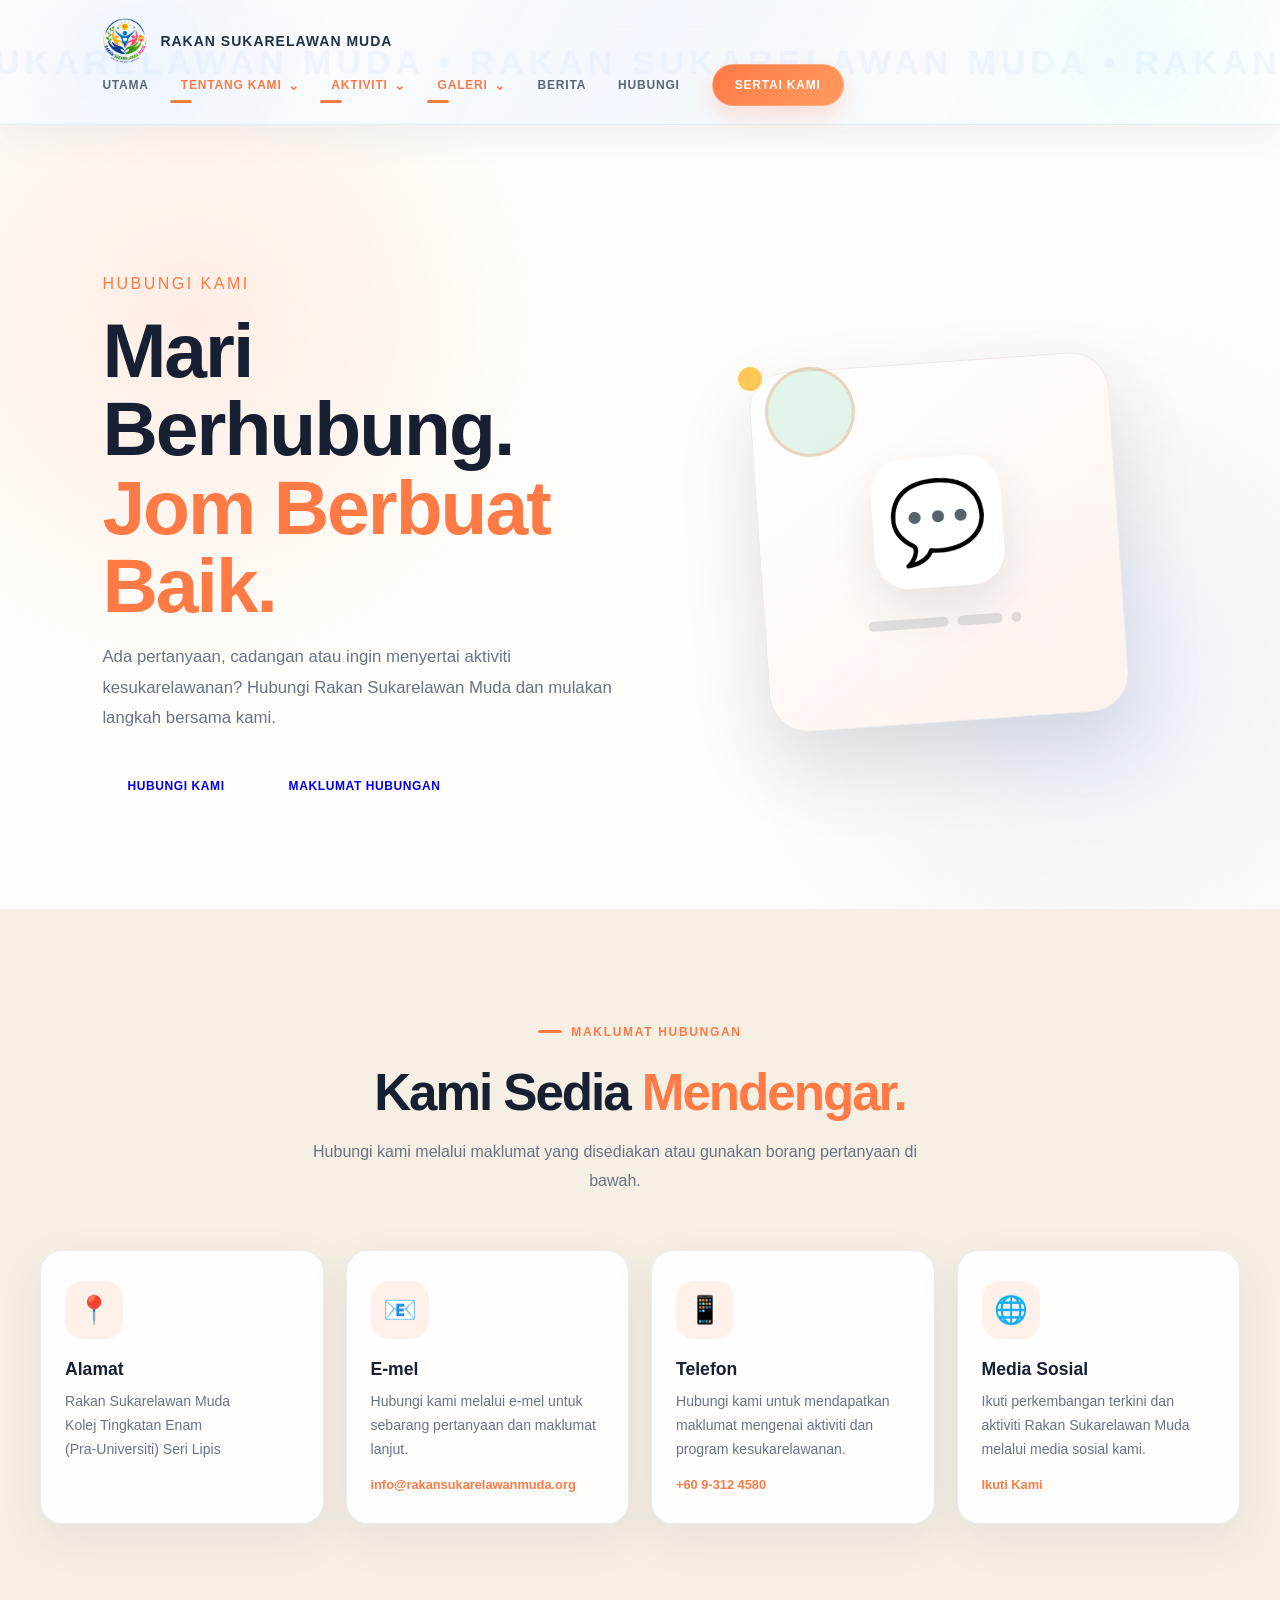
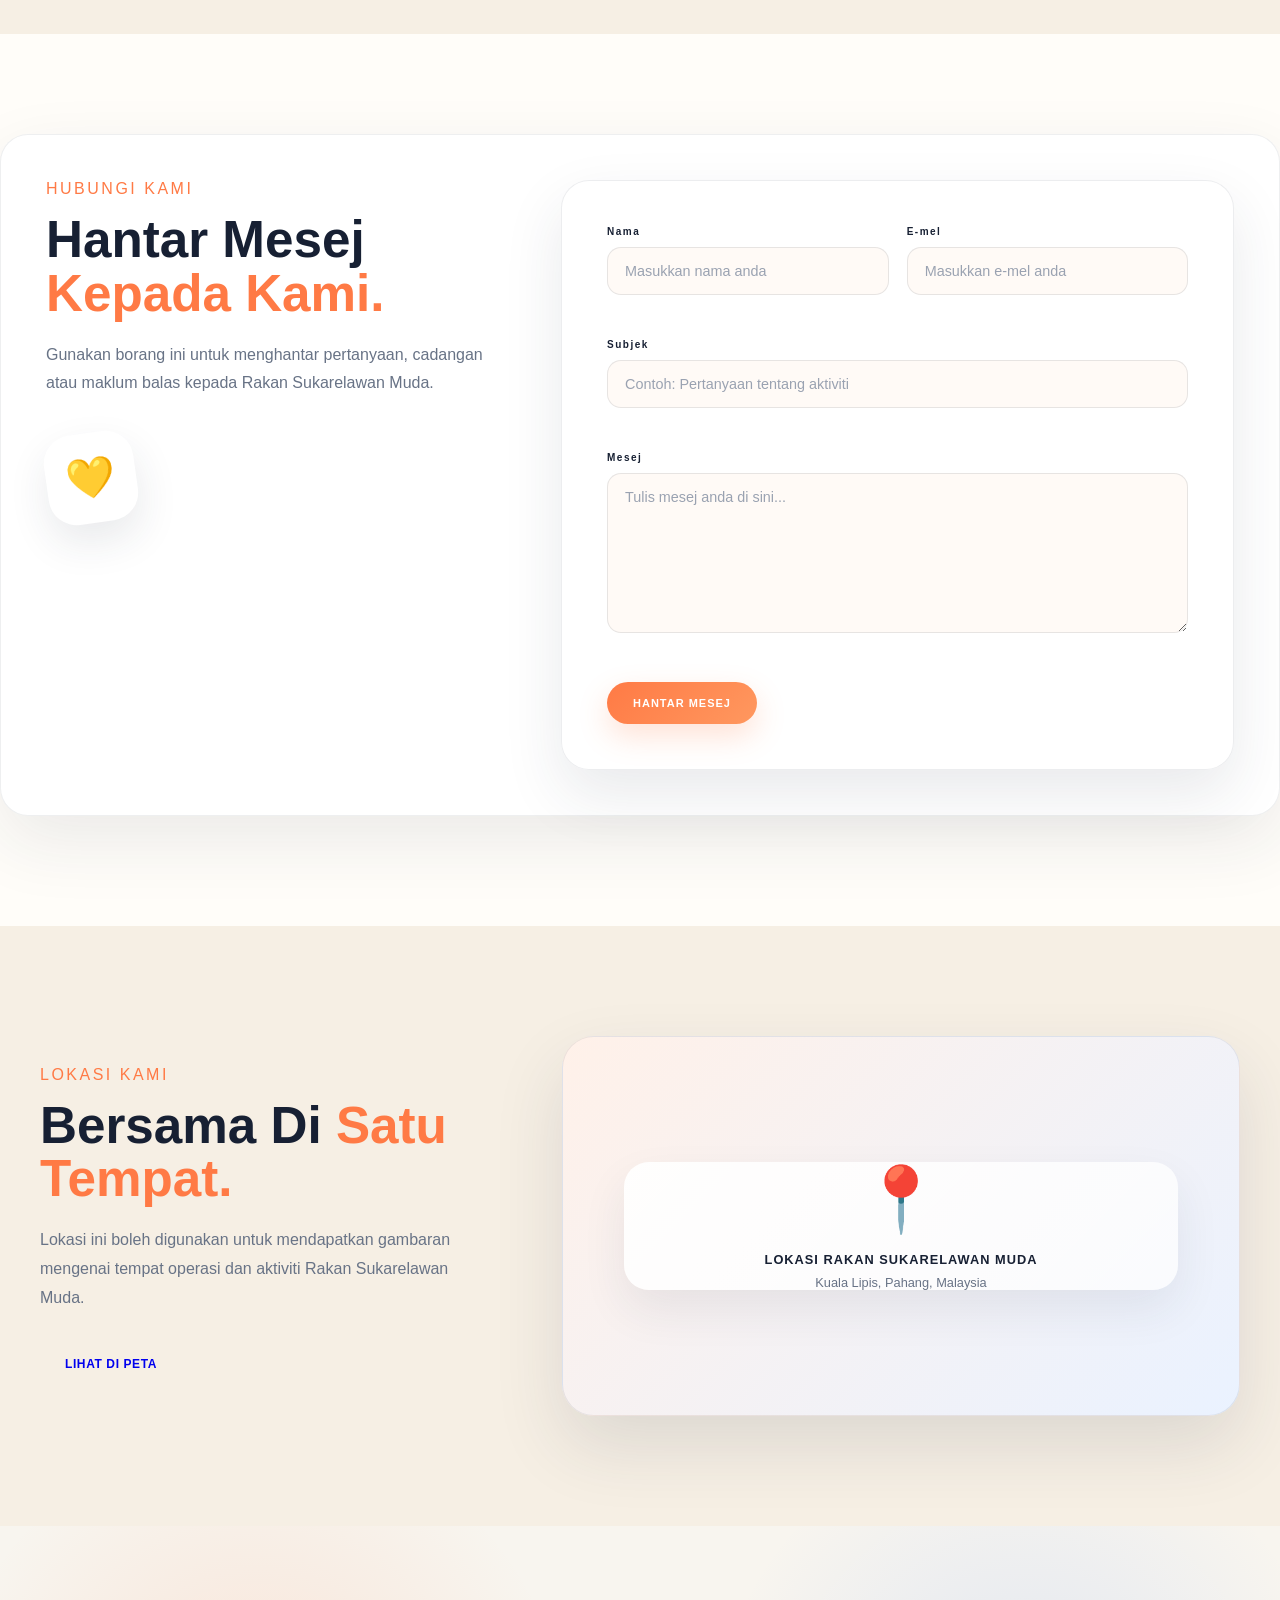
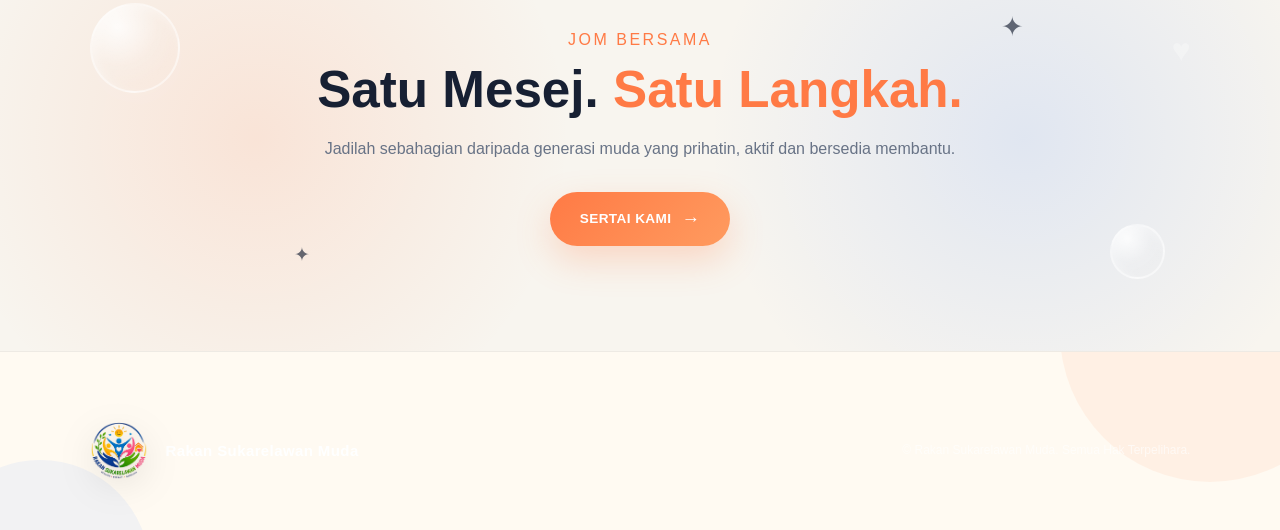
<file: contact.html>
<!DOCTYPE html>
<html lang="ms">
<head>
    <meta charset="UTF-8">
    <meta name="viewport" content="width=device-width, initial-scale=1.0">

    <title>Hubungi Kami | Rakan Sukarelawan Muda</title>

    <link rel="stylesheet" href="css/style.css">
</head>

<body class="contact-page">

    <!-- =========================
         NAVBAR
    ========================== -->

    <header class="navbar">

        <div class="nav-container">

            <a href="index.html" class="nav-brand">

                <img
                    src="images/LOGO_KK_ICT-removebg-preview.png"
                    alt="Logo Rakan Sukarelawan Muda"
                    class="nav-logo"
                >

                <div class="nav-brand-text">
                    <span>RAKAN</span>
                    <strong>SUKARELAWAN MUDA</strong>
                </div>

            </a>


            <nav class="nav-menu">

                <a href="index.html">
                    UTAMA
                </a>


                <div class="nav-dropdown">

                    <a href="#" class="nav-dropdown-link">
                        TENTANG KAMI
                        <span>⌄</span>
                    </a>

                    <div class="nav-dropdown-menu">

                        <a href="about.html">
                            Tentang Kami
                        </a>

                        <a href="vision-mission.html">
                            Visi &amp; Misi
                        </a>

                        <a href="objectives.html">
                            Objektif Penubuhan
                        </a>

                    </div>

                </div>


                <div class="nav-dropdown">

                    <a href="#" class="nav-dropdown-link">
                        AKTIVITI
                        <span>⌄</span>
                    </a>

                    <div class="nav-dropdown-menu">

                        <a href="activities.html">
                            Aktiviti Sukarelawan
                        </a>

                        <a href="programmes.html">
                            Program Akan Datang
                        </a>

                    </div>

                </div>


                <div class="nav-dropdown">

                    <a href="#" class="nav-dropdown-link">
                        GALERI
                        <span>⌄</span>
                    </a>

                    <div class="nav-dropdown-menu">

                        <a href="gallery.html">
                            Galeri Foto
                        </a>

                        <a href="videos.html">
                            Galeri Video
                        </a>

                    </div>

                </div>


                <a href="news.html">
                    BERITA
                </a>


                <a href="contact.html" class="active">
                    HUBUNGI
                </a>


                <a
    href="https://docs.google.com/forms/d/e/1FAIpQLSfSay2KImUVXJjbfAX4tbiid8s64BLU8cexddIT6YgWrp_6Ew/viewform?usp=dialog"
    target="_blank"
    rel="noopener"
    class="nav-cta"
>
    SERTAI KAMI
</a>

            </nav>

        </div>

    </header>



    <!-- =========================
         CONTACT HERO
    ========================== -->

    <main>

        <section class="contact-hero">

            <div class="contact-hero-content">

                <p class="small-title">
                    HUBUNGI KAMI
                </p>

                <h1>
                    Mari Berhubung.<br>
                    <span>Jom Berbuat Baik.</span>
                </h1>

                <p>
                    Ada pertanyaan, cadangan atau ingin menyertai
                    aktiviti kesukarelawanan? Hubungi Rakan
                    Sukarelawan Muda dan mulakan langkah bersama kami.
                </p>

                <div class="contact-hero-buttons">

                    <a href="#contact-form" class="btn btn-primary">
                        HUBUNGI KAMI
                    </a>

                    <a href="#contact-info" class="btn btn-secondary">
                        MAKLUMAT HUBUNGAN
                    </a>

                </div>

            </div>


            <div class="contact-hero-visual">

                <div class="contact-hero-card">

                    <div class="contact-hero-icon">
                        💬
                    </div>

                    <div class="contact-hero-dots">
                        <span></span>
                        <span></span>
                        <span></span>
                    </div>

                </div>

                <div class="contact-hero-circle circle-one"></div>
                <div class="contact-hero-circle circle-two"></div>

            </div>

        </section>



        <!-- =========================
             CONTACT INFORMATION
        ========================== -->

        <section class="contact-info-section section" id="contact-info">

            <div class="section-header">

                <p class="small-title">
                    MAKLUMAT HUBUNGAN
                </p>

                <h2>
                    Kami Sedia
                    <span>Mendengar.</span>
                </h2>

                <p class="section-description">
                    Hubungi kami melalui maklumat yang disediakan
                    atau gunakan borang pertanyaan di bawah.
                </p>

            </div>


            <div class="contact-info-grid">


                <div class="contact-info-card">

                    <div class="contact-info-icon">
                        📍
                    </div>

                    <h3>
                        Alamat
                    </h3>

                    <p>
                        Rakan Sukarelawan Muda<br>
                        Kolej Tingkatan Enam<br>
                        (Pra-Universiti) Seri Lipis
                    </p>

                </div>


                <div class="contact-info-card">

                    <div class="contact-info-icon">
                        📧
                    </div>

                    <h3>
                        E-mel
                    </h3>

                    <p>
                        Hubungi kami melalui e-mel
                        untuk sebarang pertanyaan
                        dan maklumat lanjut.
                    </p>

                    <a href="mailto:info@rakansukarelawanmuda.org">
                        info@rakansukarelawanmuda.org
                    </a>

                </div>


                <div class="contact-info-card">

                    <div class="contact-info-icon">
                        📱
                    </div>

                    <h3>
                        Telefon
                    </h3>

                    <p>
                        Hubungi kami untuk mendapatkan
                        maklumat mengenai aktiviti dan
                        program kesukarelawanan.
                    </p>

                    <a href="tel:+60 9-312 4580">
                        +60 9-312 4580
                    </a>

                </div>


                <div class="contact-info-card">

                    <div class="contact-info-icon">
                        🌐
                    </div>

                    <h3>
                        Media Sosial
                    </h3>

                    <p>
                        Ikuti perkembangan terkini
                        dan aktiviti Rakan Sukarelawan Muda
                        melalui media sosial kami.
                    </p>

                    <a href="#">
                        Ikuti Kami
                    </a>

                </div>

            </div>

        </section>


<!-- =========================
     CONTACT FORM
========================== -->

<section class="contact-form-section section" id="contact-form">

    <div class="contact-form-wrapper">

        <div class="contact-form-intro">

            <p class="small-title">
                HUBUNGI KAMI
            </p>

            <h2>
                Hantar Mesej
                <span>Kepada Kami.</span>
            </h2>

            <p>
                Gunakan borang ini untuk menghantar
                pertanyaan, cadangan atau maklum balas
                kepada Rakan Sukarelawan Muda.
            </p>

            <div class="contact-form-decoration">
                💛
            </div>

        </div>

        <form class="contact-form" id="contactForm">

            <div class="form-row">

                <div class="form-group">

                    <label for="name">
                        Nama
                    </label>

                    <input
                        type="text"
                        id="name"
                        name="name"
                        placeholder="Masukkan nama anda"
                        required
                    >

                </div>

                <div class="form-group">

                    <label for="email">
                        E-mel
                    </label>

                    <input
                        type="email"
                        id="email"
                        name="email"
                        placeholder="Masukkan e-mel anda"
                        required
                    >

                </div>

            </div>

            <div class="form-group">

                <label for="subject">
                    Subjek
                </label>

                <input
                    type="text"
                    id="subject"
                    name="subject"
                    placeholder="Contoh: Pertanyaan tentang aktiviti"
                    required
                >

            </div>

            <div class="form-group">

                <label for="message">
                    Mesej
                </label>

                <textarea
                    id="message"
                    name="message"
                    rows="6"
                    placeholder="Tulis mesej anda di sini..."
                    required
                ></textarea>

            </div>

            <button
                type="button"
                class="btn btn-primary"
                id="sendContactButton"
            >
                HANTAR MESEJ
            </button>

        </form>

    </div>

</section>

        <!-- =========================
             MAP / LOCATION
        ========================== -->

        <section class="contact-location section">

            <div class="contact-location-content">

                <div class="contact-location-text">

                    <p class="small-title">
                        LOKASI KAMI
                    </p>

                    <h2>
                        Bersama Di
                        <span>Satu Tempat.</span>
                    </h2>

                    <p>
                        Lokasi ini boleh digunakan untuk
                        mendapatkan gambaran mengenai tempat
                        operasi dan aktiviti Rakan Sukarelawan Muda.
                    </p>

                    <a
                        href="https://www.google.com/maps"
                        target="_blank"
                        rel="noopener"
                        class="btn btn-secondary"
                    >
                        LIHAT DI PETA
                    </a>

                </div>


                <div class="contact-map">

                    <div class="map-placeholder">

                        <span>
                            📍
                        </span>

                        <strong>
                            LOKASI RAKAN SUKARELAWAN MUDA
                        </strong>

                        <p>
                            Kuala Lipis, Pahang, Malaysia
                        </p>

                    </div>

                </div>

            </div>

        </section>



        <!-- =========================
             FINAL CTA
        ========================== -->

        <section class="contact-cta">

            <!-- CTA DECORATIONS -->
<div class="contact-cta-decor" aria-hidden="true">
    <span class="cta-bubble cta-bubble-one"></span>
    <span class="cta-bubble cta-bubble-two"></span>
    <span class="cta-spark cta-spark-one">✦</span>
    <span class="cta-spark cta-spark-two">✦</span>
    <span class="cta-heart">♥</span>
</div>

            <div class="cta-content">

                <p class="small-title">
                    JOM BERSAMA
                </p>

                <h2>
                    Satu Mesej.
                    <span>Satu Langkah.</span>
                </h2>

                <p>
                    Jadilah sebahagian daripada generasi muda
                    yang prihatin, aktif dan bersedia membantu.
                </p>

                <a href="#contact-form" class="btn btn-primary">
                    SERTAI KAMI
                </a>

            </div>

        </section>

    </main>



    <!-- =========================
         FOOTER
    ========================== -->

    <footer class="footer">

        <div class="footer-content">

            <div class="footer-brand">

                <img
                    src="images/LOGO_KK_ICT-removebg-preview.png"
                    alt="Logo Rakan Sukarelawan Muda"
                    class="nav-logo"
                >

                <p>
                    Rakan Sukarelawan Muda
                </p>

            </div>

            <p>
                © <span id="year"></span>
                Rakan Sukarelawan Muda.
                Semua Hak Terpelihara.
            </p>

        </div>

    </footer>


    <script src="js/script.js"></script>

</body>
</html>
</file>
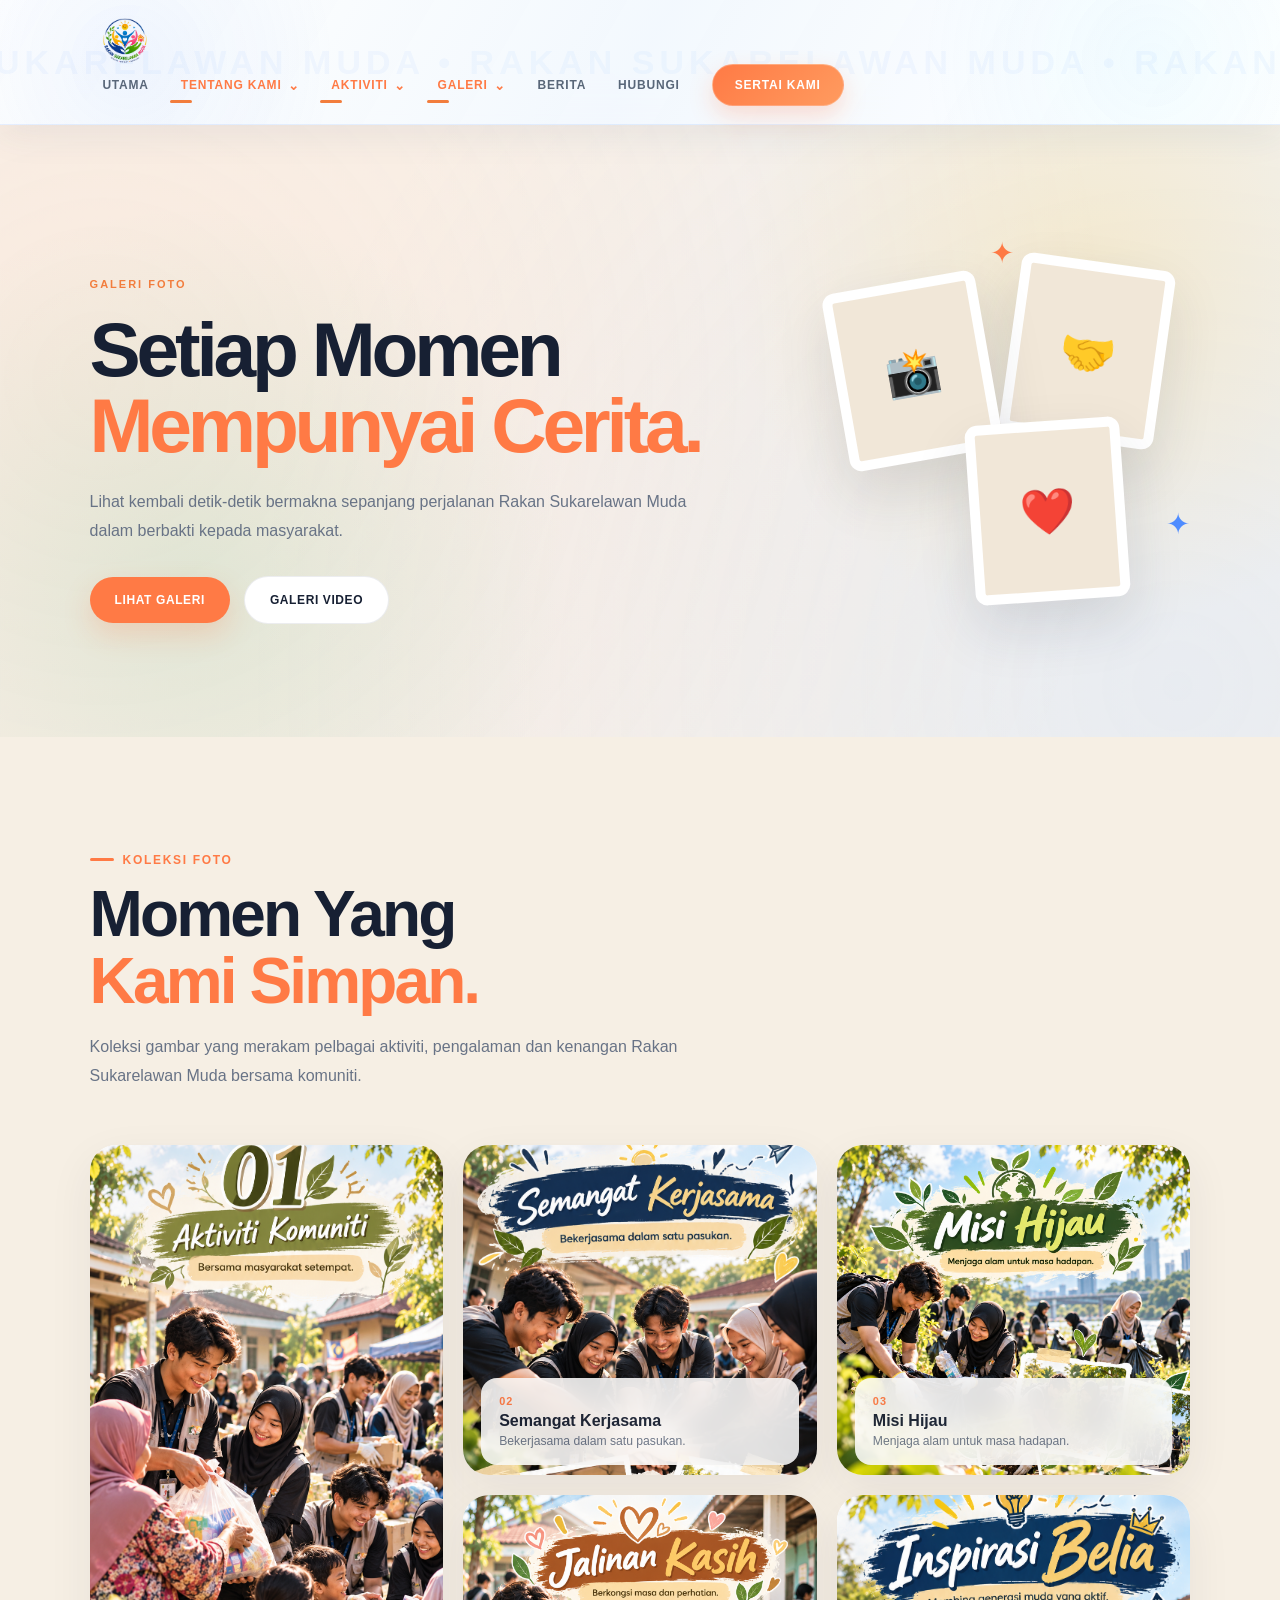
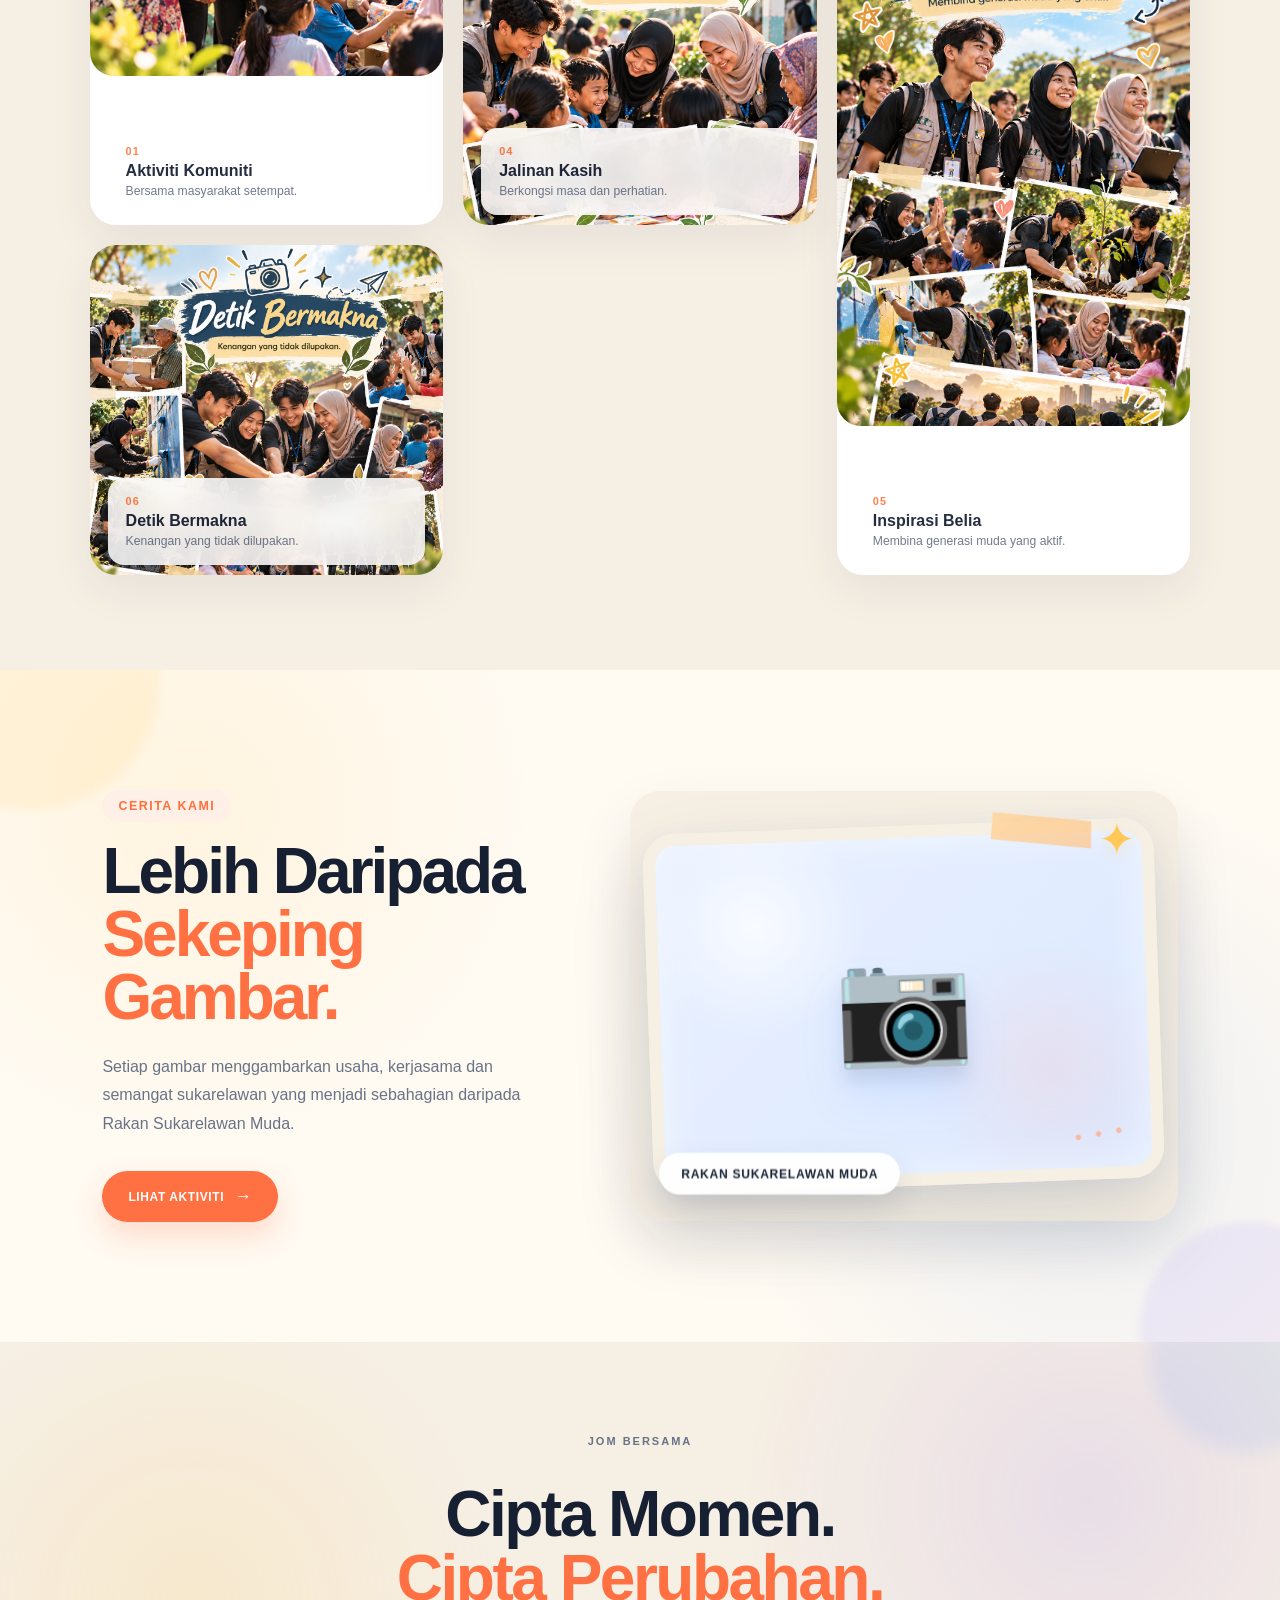
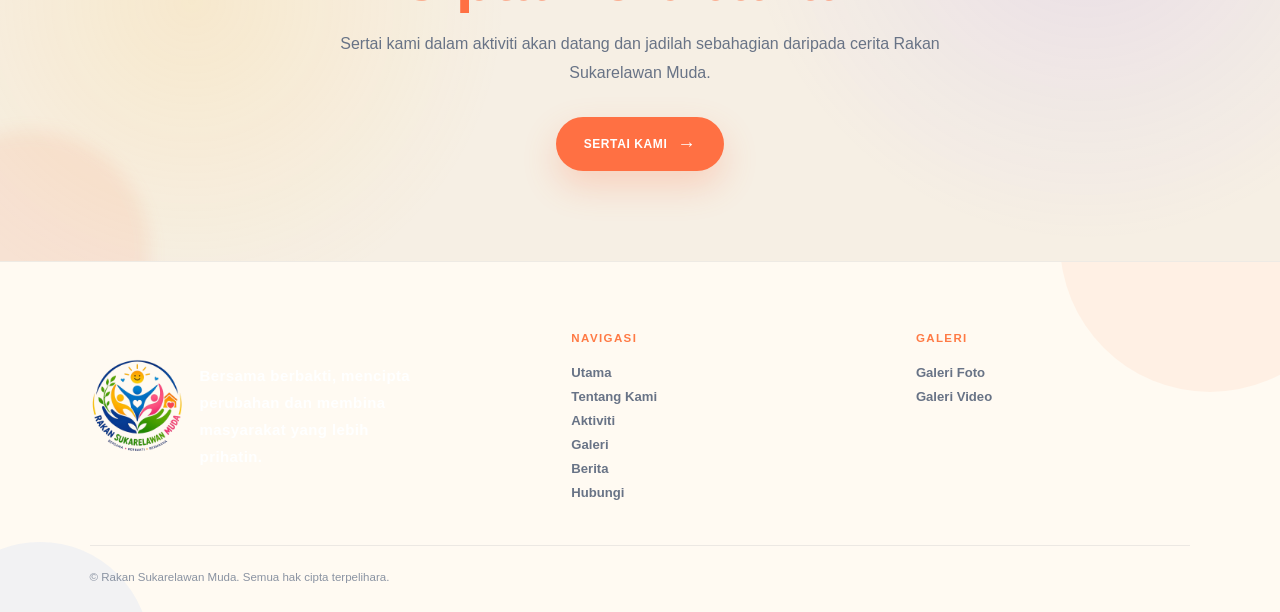
<file: gallery.html>
<!DOCTYPE html>
<html lang="ms">
<head>
    <meta charset="UTF-8">
    <meta name="viewport" content="width=device-width, initial-scale=1.0">

    <title>Galeri Foto | Rakan Sukarelawan Muda</title>

    <link rel="stylesheet" href="css/style.css">
</head>

<body class="gallery-page">

    <!-- ========================================
         NAVBAR
    ========================================= -->

    <header class="navbar">

        <div class="nav-container">

            <a href="index.html" class="nav-brand">
                <img
                    src="images/LOGO_KK_ICT-removebg-preview.png"
                    alt="Logo Rakan Sukarelawan Muda"
                    class="nav-logo"
                >
            </a>

            <nav class="nav-menu">

                <a href="index.html">
                    UTAMA
                </a>

                <div class="nav-dropdown">

                    <a href="#" class="nav-dropdown-link">
                        TENTANG KAMI
                        <span>⌄</span>
                    </a>

                    <div class="nav-dropdown-menu">

                        <a href="about.html">
                            Tentang Kami
                        </a>

                        <a href="vision-mission.html">
                            Visi &amp; Misi
                        </a>

                        <a href="objectives.html">
                            Objektif Penubuhan
                        </a>

                    </div>

                </div>


                <div class="nav-dropdown">

                    <a href="#" class="nav-dropdown-link">
                        AKTIVITI
                        <span>⌄</span>
                    </a>

                    <div class="nav-dropdown-menu">

                        <a href="activities.html">
                            Aktiviti Kesukarelawanan
                        </a>

                        <a href="programmes.html">
                            Program Akan Datang
                        </a>

                    </div>

                </div>


                <div class="nav-dropdown">

                    <a href="#" class="nav-dropdown-link active">
                        GALERI
                        <span>⌄</span>
                    </a>

                    <div class="nav-dropdown-menu">

                        <a href="gallery.html" class="active">
                            Galeri Foto
                        </a>

                        <a href="videos.html">
                            Galeri Video
                        </a>

                    </div>

                </div>


                <a href="news.html">
                    BERITA
                </a>

                <a href="contact.html">
                    HUBUNGI
                </a>

                <a href="contact.html" class="nav-cta">
                    SERTAI KAMI
                </a>

            </nav>

        </div>

    </header>


    <!-- ========================================
         HERO
    ========================================= -->

    <main>

        <section class="gallery-hero">

            <div class="gallery-hero-content">

                <p class="section-label">
                    GALERI FOTO
                </p>

                <h1>
                    Setiap Momen<br>
                    <span>Mempunyai Cerita.</span>
                </h1>

                <p>
                    Lihat kembali detik-detik bermakna sepanjang
                    perjalanan Rakan Sukarelawan Muda dalam
                    berbakti kepada masyarakat.
                </p>

                <div class="hero-buttons">

                    <a href="#galeri" class="btn btn-primary">
                        LIHAT GALERI
                    </a>

                    <a href="videos.html" class="btn btn-secondary">
                        GALERI VIDEO
                    </a>

                </div>

            </div>


            <div class="gallery-hero-decoration">

                <div class="gallery-photo-frame frame-one">
                    <span>📸</span>
                </div>

                <div class="gallery-photo-frame frame-two">
                    <span>🤝</span>
                </div>

                <div class="gallery-photo-frame frame-three">
                    <span>❤️</span>
                </div>

                <div class="gallery-hero-sparkle sparkle-a">
                    ✦
                </div>

                <div class="gallery-hero-sparkle sparkle-b">
                    ✦
                </div>

            </div>

        </section>


        <!-- ========================================
             GALERI FOTO
        ========================================= -->

        <section class="gallery-section section" id="galeri">

            <div class="section-header">

                <p class="small-title">
                    KOLEKSI FOTO
                </p>

                <h2>
                    Momen Yang<br>
                    <span>Kami Simpan.</span>
                </h2>

                <p class="section-description">
                    Koleksi gambar yang merakam pelbagai aktiviti,
                    pengalaman dan kenangan Rakan Sukarelawan Muda
                    bersama komuniti.
                </p>

            </div>


            <div class="gallery-grid">


                <!-- FOTO 01 -->

                <article class="gallery-card gallery-large">

                    <div class="gallery-image">

                        <div class="gallery-placeholder">
                            <img
        src="images/aktiviti-komuniti.png"
        alt="Aktiviti Komuniti"
    >
                        </div>

                    </div>

                    <div class="gallery-caption">

                        <span>
                            01
                        </span>

                        <h3>
                            Aktiviti Komuniti
                        </h3>

                        <p>
                            Bersama masyarakat setempat.
                        </p>

                    </div>

                </article>


                <!-- FOTO 02 -->

                <article class="gallery-card">

                    <div class="gallery-image">

                        <div class="gallery-placeholder">
                            <img
        src="images/semangat-kerjasama.png"
        alt="Semangat Kerjasama"
    >

                        </div>

                    </div>

                    <div class="gallery-caption">

                        <span>
                            02
                        </span>

                        <h3>
                            Semangat Kerjasama
                        </h3>

                        <p>
                            Bekerjasama dalam satu pasukan.
                        </p>

                    </div>

                </article>


                <!-- FOTO 03 -->

                <article class="gallery-card">

                    <div class="gallery-image">

                        <div class="gallery-placeholder">
                            <img
        src="images/misi-hijau.png"
        alt="Misi Hijau"
    >

                        </div>

                    </div>

                    <div class="gallery-caption">

                        <span>
                            03
                        </span>

                        <h3>
                            Misi Hijau
                        </h3>

                        <p>
                            Menjaga alam untuk masa hadapan.
                        </p>

                    </div>

                </article>


                <!-- FOTO 04 -->

                <article class="gallery-card">

                    <div class="gallery-image">

                        <div class="gallery-placeholder">
                            <img
        src="images/jalinan-kasih.png"
        alt="Jalinan Kasih"
    >

                        </div>

                    </div>

                    <div class="gallery-caption">

                        <span>
                            04
                        </span>

                        <h3>
                            Jalinan Kasih
                        </h3>

                        <p>
                            Berkongsi masa dan perhatian.
                        </p>

                    </div>

                </article>


                <!-- FOTO 05 -->

                <article class="gallery-card gallery-tall">

                    <div class="gallery-image">

                        <div class="gallery-placeholder">
                            <img
        src="images/inspirasi-belia.png"
        alt="Inspirasi Belia"
    >

                        </div>

                    </div>

                    <div class="gallery-caption">

                        <span>
                            05
                        </span>

                        <h3>
                            Inspirasi Belia
                        </h3>

                        <p>
                            Membina generasi muda yang aktif.
                        </p>

                    </div>

                </article>


                <!-- FOTO 06 -->

                <article class="gallery-card">

                    <div class="gallery-image">

                        <div class="gallery-placeholder">
                            <img
        src="images/detik-bermakna.png"
        alt="Detik Bermakna"
    >

                        </div>

                    </div>

                    <div class="gallery-caption">

                        <span>
                            06
                        </span>

                        <h3>
                            Detik Bermakna
                        </h3>

                        <p>
                            Kenangan yang tidak dilupakan.
                        </p>

                    </div>

                </article>


            </div>

        </section>


        <!-- ========================================
             SLIDESHOW FEATURE
        ========================================= -->

        <section class="gallery-feature section">

            <div class="gallery-feature-content">

                <div class="gallery-feature-text">

                    <p class="small-title">
                        CERITA KAMI
                    </p>

                    <h2>
                        Lebih Daripada<br>
                        <span>Sekeping Gambar.</span>
                    </h2>

                    <p>
                        Setiap gambar menggambarkan usaha,
                        kerjasama dan semangat sukarelawan
                        yang menjadi sebahagian daripada
                        Rakan Sukarelawan Muda.
                    </p>

                    <a href="activities.html" class="btn btn-primary">
                        LIHAT AKTIVITI
                    </a>

                </div>


                <div class="gallery-feature-display">

                    <div class="feature-photo">

                        <span>
                            📷
                        </span>

                    </div>

                    <div class="feature-photo-label">
                        RAKAN SUKARELAWAN MUDA
                    </div>

                </div>

            </div>

        </section>


        <!-- ========================================
             CTA
        ========================================= -->

        <section class="gallery-cta">

            <div>

                <p class="section-label">
                    JOM BERSAMA
                </p>

                <h2>
                    Cipta Momen.<br>
                    <span>Cipta Perubahan.</span>
                </h2>

                <p>
                    Sertai kami dalam aktiviti akan datang
                    dan jadilah sebahagian daripada cerita
                    Rakan Sukarelawan Muda.
                </p>

                <a href="contact.html" class="btn btn-primary">
                    SERTAI KAMI
                </a>

            </div>

        </section>

    </main>


    <!-- ========================================
         FOOTER
    ========================================= -->

    <footer class="footer">

        <div class="footer-container">

            <div class="footer-brand">

                <img
                    src="images/LOGO_KK_ICT-removebg-preview.png"
                    alt="Logo Rakan Sukarelawan Muda"
                    class="footer-logo"
                >

                <p>
                    Bersama berbakti, mencipta perubahan
                    dan membina masyarakat yang lebih prihatin.
                </p>

            </div>


            <div class="footer-links">

                <h4>
                    NAVIGASI
                </h4>

                <a href="index.html">
                    Utama
                </a>

                <a href="about.html">
                    Tentang Kami
                </a>

                <a href="activities.html">
                    Aktiviti
                </a>

                <a href="gallery.html">
                    Galeri
                </a>

                <a href="news.html">
                    Berita
                </a>

                <a href="contact.html">
                    Hubungi
                </a>

            </div>


            <div class="footer-links">

                <h4>
                    GALERI
                </h4>

                <a href="gallery.html">
                    Galeri Foto
                </a>

                <a href="videos.html">
                    Galeri Video
                </a>

            </div>

        </div>


        <div class="footer-bottom">

            <p>
                © <span id="year"></span> Rakan Sukarelawan Muda.
                Semua hak cipta terpelihara.
            </p>

        </div>

    </footer>


    <script src="js/script.js"></script>

</body>
</html>
</file>
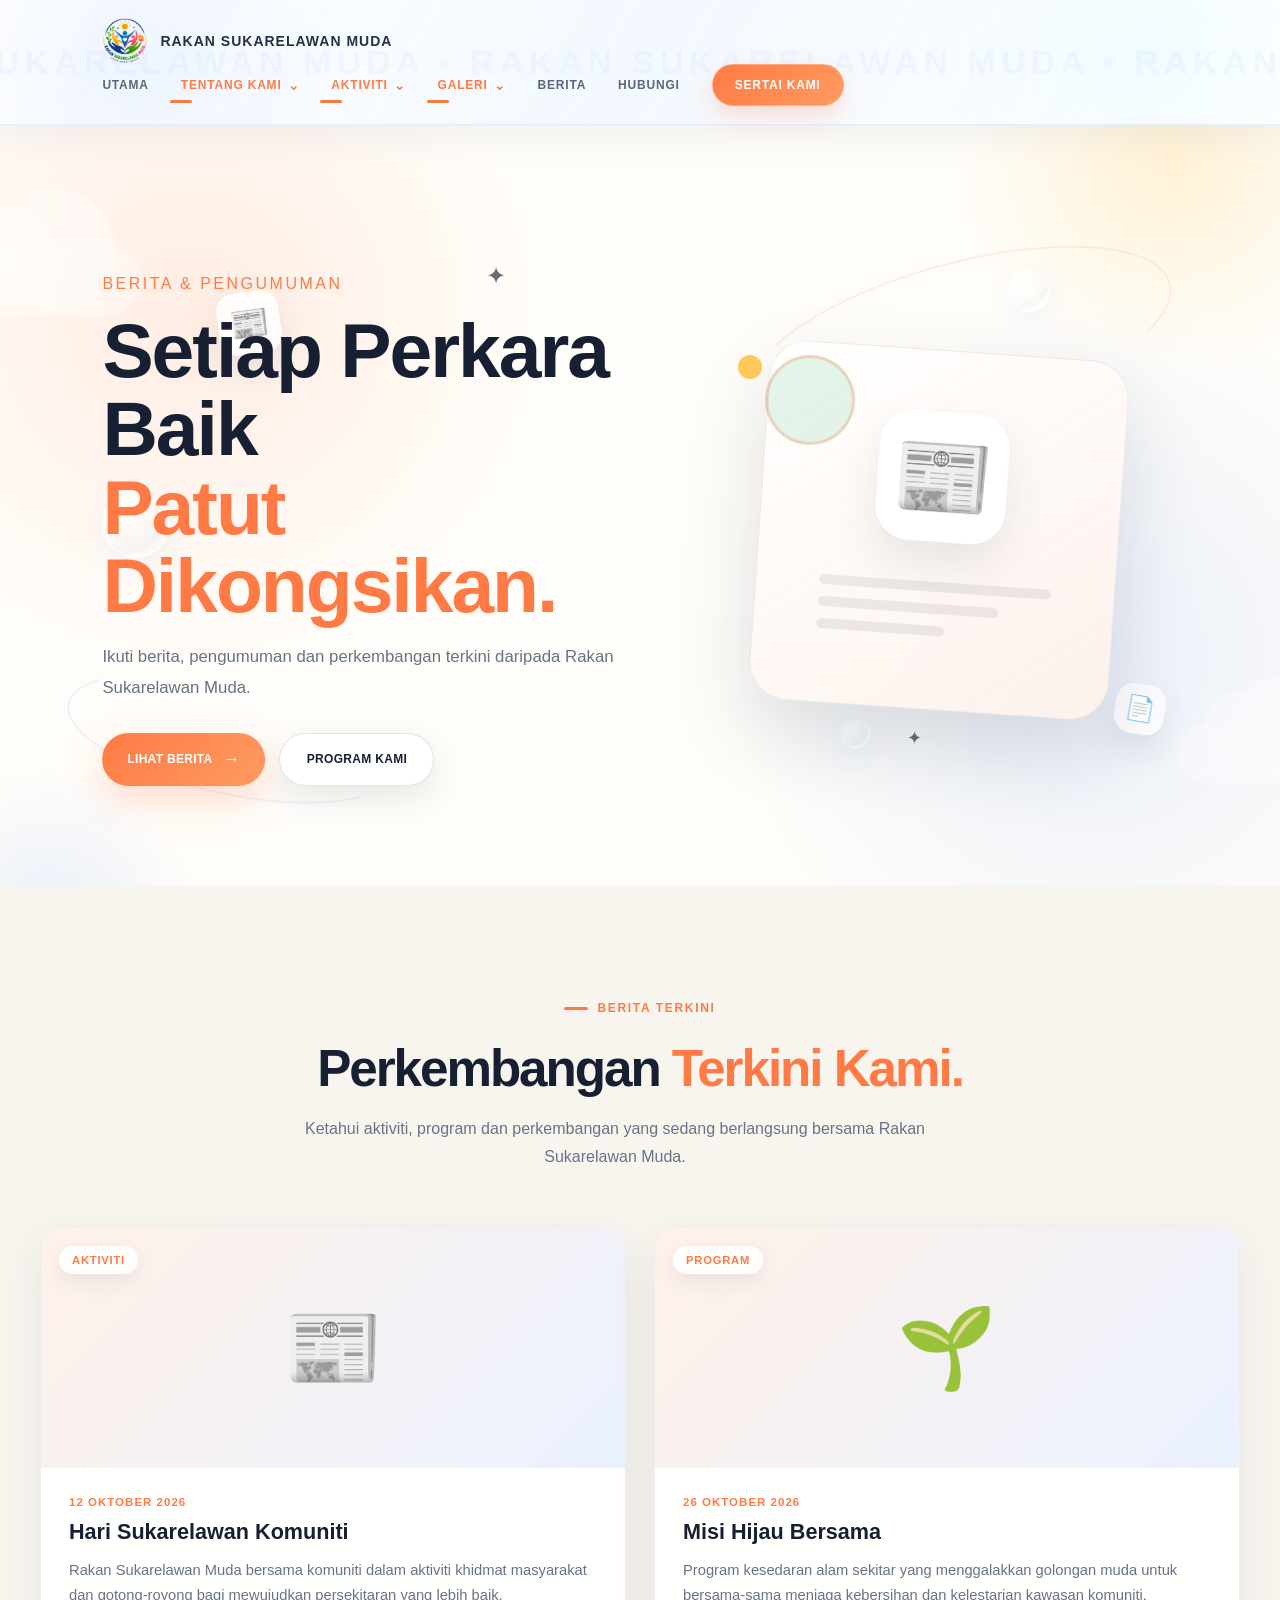
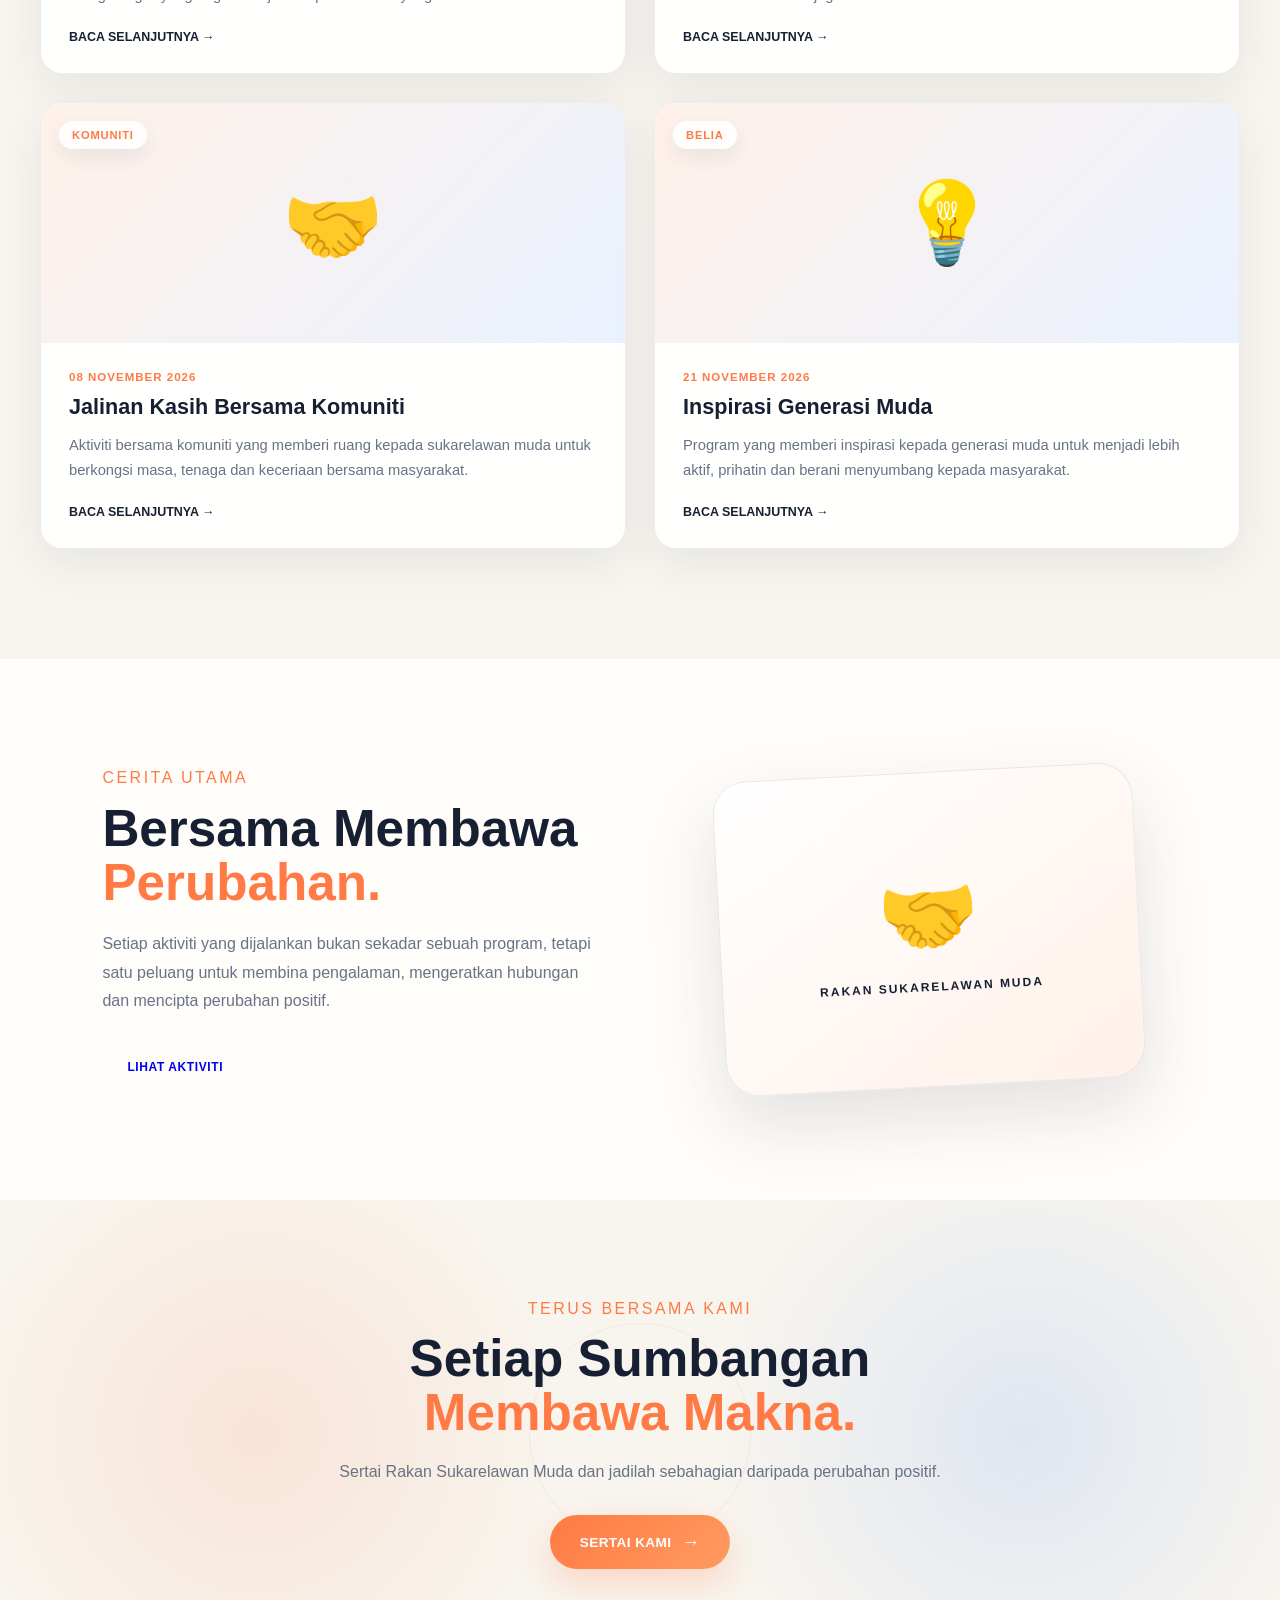
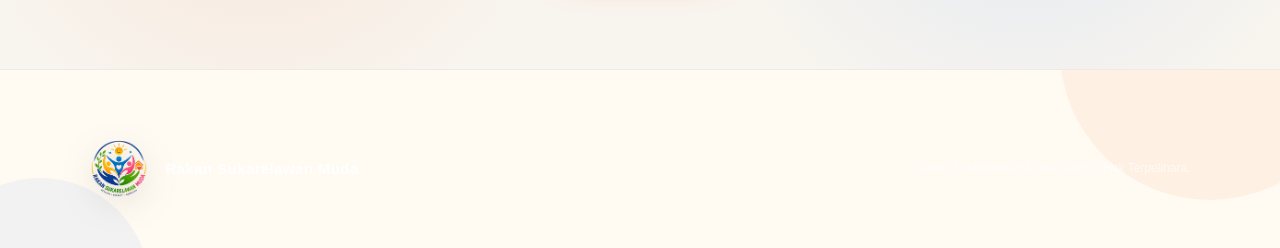
<file: news.html>
<!DOCTYPE html>
<html lang="ms">
<head>
    <meta charset="UTF-8">
    <meta name="viewport" content="width=device-width, initial-scale=1.0">

    <title>Berita & Pengumuman | Rakan Sukarelawan Muda</title>

    <link rel="stylesheet" href="css/style.css">
</head>

<body class="news-page">

    <!-- =========================
         NAVBAR
    ========================== -->

    <header class="navbar">

        <div class="nav-container">

            <a href="index.html" class="nav-brand">
                <img
                    src="images/LOGO_KK_ICT-removebg-preview.png"
                    alt="Logo Rakan Sukarelawan Muda"
                    class="nav-logo"
                >

                <div class="nav-brand-text">
                    <span>RAKAN</span>
                    <strong>SUKARELAWAN MUDA</strong>
                </div>
            </a>


            <nav class="nav-menu">

                <a href="index.html">
                    UTAMA
                </a>


                <div class="nav-dropdown">

                    <a href="#" class="nav-dropdown-link">
                        TENTANG KAMI
                        <span>⌄</span>
                    </a>

                    <div class="nav-dropdown-menu">

                        <a href="about.html">
                            Tentang Kami
                        </a>

                        <a href="vision-mission.html">
                            Visi &amp; Misi
                        </a>

                        <a href="objectives.html">
                            Objektif Penubuhan
                        </a>

                    </div>

                </div>


                <div class="nav-dropdown">

                    <a href="#" class="nav-dropdown-link">
                        AKTIVITI
                        <span>⌄</span>
                    </a>

                    <div class="nav-dropdown-menu">

                        <a href="activities.html">
                            Aktiviti Sukarelawan
                        </a>

                        <a href="programmes.html">
                            Program Akan Datang
                        </a>

                    </div>

                </div>


                <div class="nav-dropdown">

                    <a href="#" class="nav-dropdown-link">
                        GALERI
                        <span>⌄</span>
                    </a>

                    <div class="nav-dropdown-menu">

                        <a href="gallery.html">
                            Galeri Foto
                        </a>

                        <a href="videos.html">
                            Galeri Video
                        </a>

                    </div>

                </div>


                <a href="news.html" class="active">
                    BERITA
                </a>


                <a href="contact.html">
                    HUBUNGI
                </a>


                <a href="contact.html" class="nav-cta">
                    SERTAI KAMI
                </a>

            </nav>

        </div>

    </header>



    <!-- =========================
         NEWS HERO
    ========================== -->

    <main>

        <section class="news-hero">
            <!-- NEWS HERO DECORATIONS -->
<div class="news-sky-decor" aria-hidden="true">

    <div class="news-cloud news-cloud-one"></div>
    <div class="news-cloud news-cloud-two"></div>

    <div class="news-bubble news-bubble-one"></div>
    <div class="news-bubble news-bubble-two"></div>
    <div class="news-bubble news-bubble-three"></div>

    <div class="news-paper news-paper-one">📰</div>
    <div class="news-paper news-paper-two">📄</div>

    <div class="news-spark news-spark-one">✦</div>
    <div class="news-spark news-spark-two">✦</div>

</div>

            <div class="news-hero-content">

                <p class="small-title">
                    BERITA &amp; PENGUMUMAN
                </p>

                <h1>
                    Setiap Perkara Baik<br>
                    <span>Patut Dikongsikan.</span>
                </h1>

                <p>
                    Ikuti berita, pengumuman dan perkembangan terkini
                    daripada Rakan Sukarelawan Muda.
                </p>

                <div class="news-hero-buttons">

                    <a href="#news-list" class="btn btn-primary">
                        LIHAT BERITA
                    </a>

                    <a href="programmes.html" class="btn btn-secondary">
                        PROGRAM KAMI
                    </a>

                </div>

            </div>


            <div class="news-hero-visual">

                <div class="news-hero-card">

                    <div class="news-hero-icon">
                        📰
                    </div>

                    <div class="news-hero-lines">
                        <span></span>
                        <span></span>
                        <span></span>
                    </div>

                </div>

                <div class="news-hero-circle circle-one"></div>
                <div class="news-hero-circle circle-two"></div>

            </div>

        </section>



        <!-- =========================
             NEWS LIST
        ========================== -->

        <section class="news-section section" id="news-list">

            <div class="section-header">

                <p class="small-title">
                    BERITA TERKINI
                </p>

                <h2>
                    Perkembangan
                    <span>Terkini Kami.</span>
                </h2>

                <p class="section-description">
                    Ketahui aktiviti, program dan perkembangan
                    yang sedang berlangsung bersama Rakan
                    Sukarelawan Muda.
                </p>

            </div>


            <div class="news-grid">


                <!-- NEWS 01 -->

                <article class="news-card">

                    <div class="news-image">
                        <div class="news-image-placeholder">
                            📰
                        </div>

                        <span class="news-category">
                            AKTIVITI
                        </span>
                    </div>

                    <div class="news-content">

                        <p class="news-date">
                            12 OKTOBER 2026
                        </p>

                        <h3>
                            Hari Sukarelawan Komuniti
                        </h3>

                        <p>
                            Rakan Sukarelawan Muda bersama komuniti
                            dalam aktiviti khidmat masyarakat dan
                            gotong-royong bagi mewujudkan persekitaran
                            yang lebih baik.
                        </p>

                        <a href="#" class="news-link">
                            BACA SELANJUTNYA →
                        </a>

                    </div>

                </article>



                <!-- NEWS 02 -->

                <article class="news-card">

                    <div class="news-image">
                        <div class="news-image-placeholder">
                            🌱
                        </div>

                        <span class="news-category">
                            PROGRAM
                        </span>
                    </div>

                    <div class="news-content">

                        <p class="news-date">
                            26 OKTOBER 2026
                        </p>

                        <h3>
                            Misi Hijau Bersama
                        </h3>

                        <p>
                            Program kesedaran alam sekitar yang
                            menggalakkan golongan muda untuk
                            bersama-sama menjaga kebersihan dan
                            kelestarian kawasan komuniti.
                        </p>

                        <a href="#" class="news-link">
                            BACA SELANJUTNYA →
                        </a>

                    </div>

                </article>



                <!-- NEWS 03 -->

                <article class="news-card">

                    <div class="news-image">
                        <div class="news-image-placeholder">
                            🤝
                        </div>

                        <span class="news-category">
                            KOMUNITI
                        </span>
                    </div>

                    <div class="news-content">

                        <p class="news-date">
                            08 NOVEMBER 2026
                        </p>

                        <h3>
                            Jalinan Kasih Bersama Komuniti
                        </h3>

                        <p>
                            Aktiviti bersama komuniti yang memberi
                            ruang kepada sukarelawan muda untuk
                            berkongsi masa, tenaga dan keceriaan
                            bersama masyarakat.
                        </p>

                        <a href="#" class="news-link">
                            BACA SELANJUTNYA →
                        </a>

                    </div>

                </article>



                <!-- NEWS 04 -->

                <article class="news-card">

                    <div class="news-image">
                        <div class="news-image-placeholder">
                            💡
                        </div>

                        <span class="news-category">
                            BELIA
                        </span>
                    </div>

                    <div class="news-content">

                        <p class="news-date">
                            21 NOVEMBER 2026
                        </p>

                        <h3>
                            Inspirasi Generasi Muda
                        </h3>

                        <p>
                            Program yang memberi inspirasi kepada
                            generasi muda untuk menjadi lebih aktif,
                            prihatin dan berani menyumbang kepada
                            masyarakat.
                        </p>

                        <a href="#" class="news-link">
                            BACA SELANJUTNYA →
                        </a>

                    </div>

                </article>

            </div>

        </section>



        <!-- =========================
             FEATURED NEWS
        ========================== -->

        <section class="news-feature section">

            <div class="news-feature-content">

                <div class="news-feature-text">

                    <p class="small-title">
                        CERITA UTAMA
                    </p>

                    <h2>
                        Bersama Membawa
                        <span>Perubahan.</span>
                    </h2>

                    <p>
                        Setiap aktiviti yang dijalankan bukan sekadar
                        sebuah program, tetapi satu peluang untuk
                        membina pengalaman, mengeratkan hubungan
                        dan mencipta perubahan positif.
                    </p>

                    <a href="activities.html" class="btn btn-primary">
                        LIHAT AKTIVITI
                    </a>

                </div>


                <div class="news-feature-visual">

                    <div class="news-feature-card">

                        <span>🤝</span>

                        <strong>
                            RAKAN SUKARELAWAN MUDA
                        </strong>

                    </div>

                </div>

            </div>

        </section>



        <!-- =========================
             CTA
        ========================== -->

        <section class="news-cta">

            <div class="cta-content">

                <p class="small-title">
                    TERUS BERSAMA KAMI
                </p>

                <h2>
                    Setiap Sumbangan
                    <span>Membawa Makna.</span>
                </h2>

                <p>
                    Sertai Rakan Sukarelawan Muda dan jadilah
                    sebahagian daripada perubahan positif.
                </p>

                <a href="contact.html" class="btn btn-primary">
                    SERTAI KAMI
                </a>

            </div>

        </section>

    </main>



    <!-- =========================
         FOOTER
    ========================== -->

    <footer class="footer">

        <div class="footer-content">

            <div class="footer-brand">

                <img
                    src="images/LOGO_KK_ICT-removebg-preview.png"
                    alt="Logo Rakan Sukarelawan Muda"
                    class="nav-logo"
                >

                <p>
                    Rakan Sukarelawan Muda
                </p>

            </div>

            <p>
                © <span id="year"></span>
                Rakan Sukarelawan Muda.
                Semua Hak Terpelihara.
            </p>

        </div>

    </footer>


    <script src="js/script.js"></script>

</body>
</html>
</file>
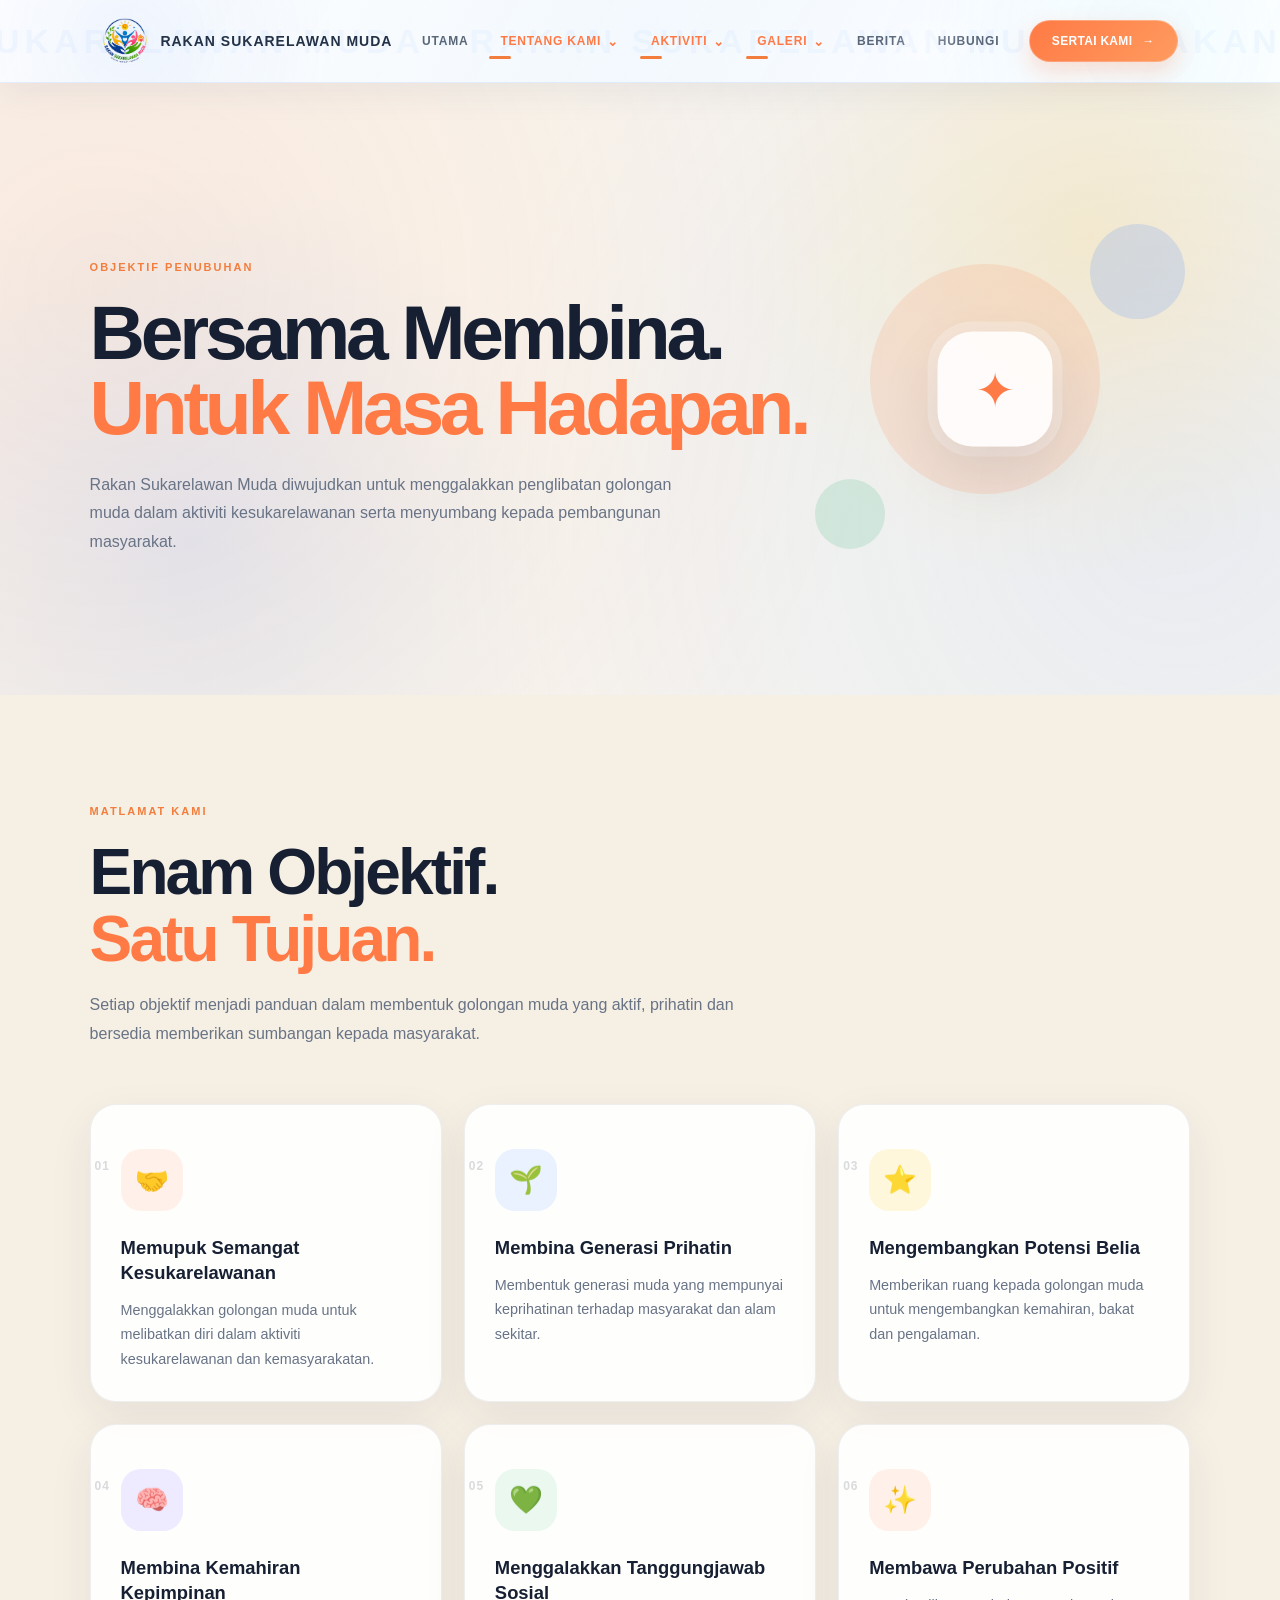
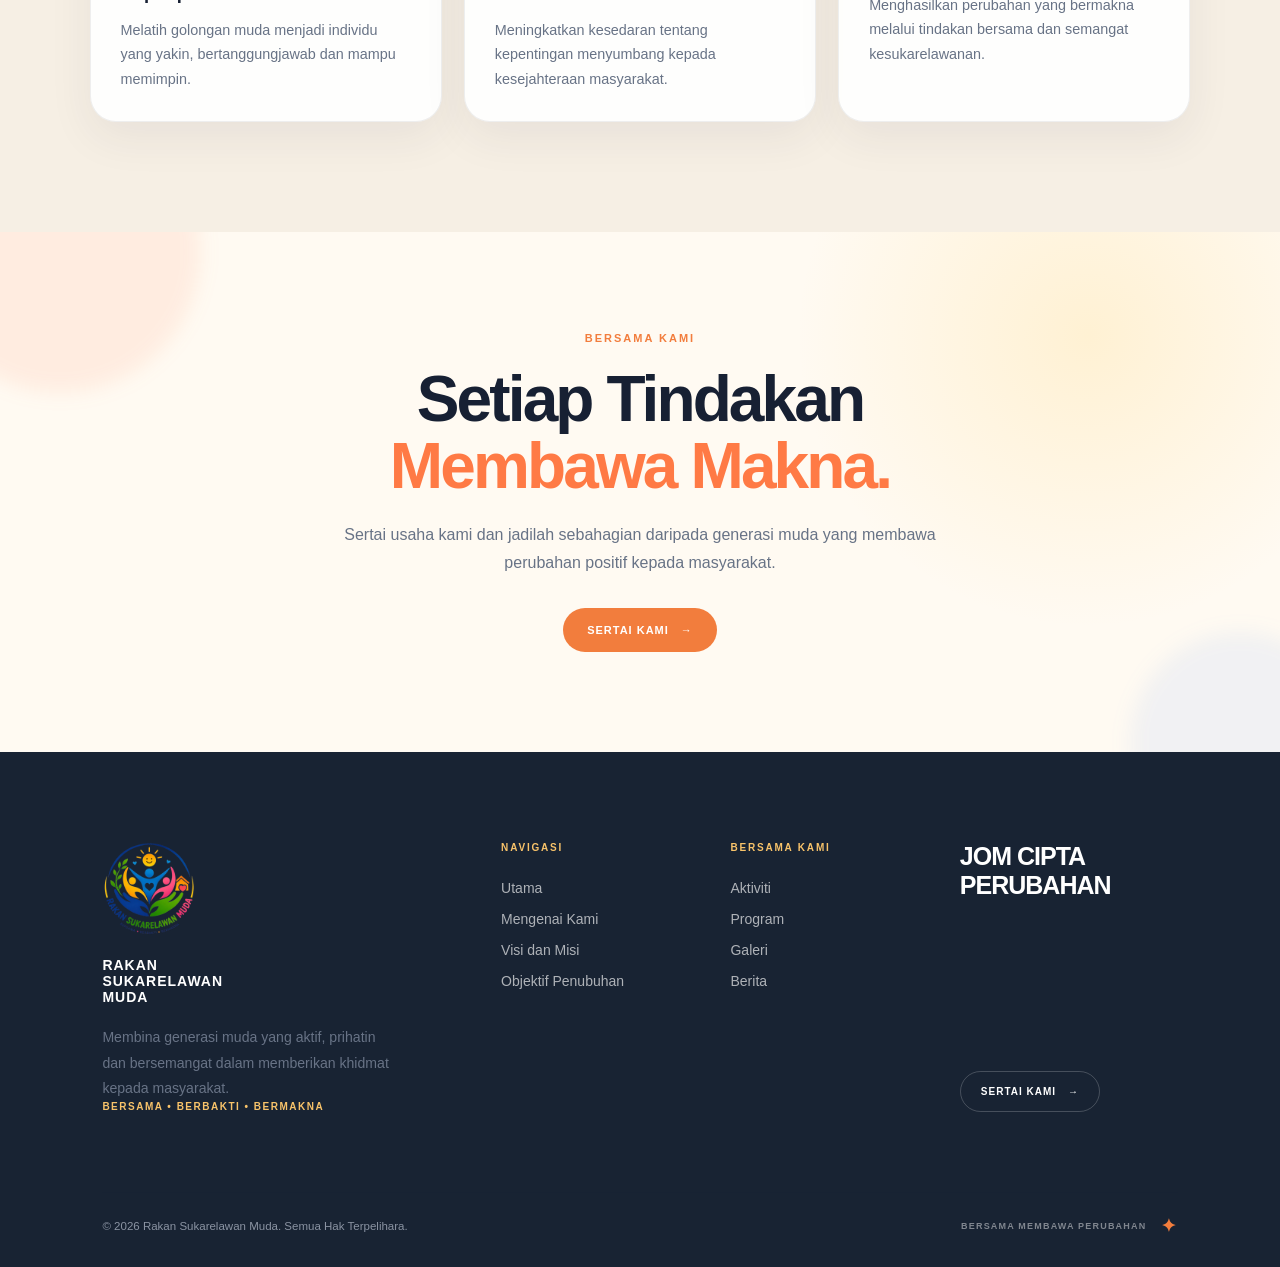
<file: objectives.html>
<!DOCTYPE html>
<html lang="ms">

<head>

    <meta charset="UTF-8">

    <meta
        name="viewport"
        content="width=device-width, initial-scale=1.0"
    >

    <title>Objektif Penubuhan | Rakan Sukarelawan Muda</title>

    <link
        rel="stylesheet"
        href="css/style.css"
    >

</head>


<body>

    <!-- NAVBAR -->

    <header class="navbar">

        <a
            href="index.html"
            class="nav-brand"
        >

            <img
                src="images/LOGO_KK_ICT-removebg-preview.png"
                alt="Logo Rakan Sukarelawan Muda"
                class="nav-logo"
            >

            <span class="nav-brand-text">
                RAKAN SUKARELAWAN MUDA
            </span>

        </a>


        <nav class="nav-menu">

            <a href="index.html">
                UTAMA
            </a>


            <!-- TENTANG KAMI -->

            <div class="nav-dropdown">

                <a
                    href="#"
                    class="nav-dropdown-link active"
                >
                    TENTANG KAMI
                    <span>⌄</span>
                </a>

                <div class="nav-dropdown-menu">

                    <a href="about.html">
                        Mengenai Kami
                    </a>

                    <a href="vision-mission.html">
                        Visi dan Misi
                    </a>

                    <a
                        href="objectives.html"
                        class="active"
                    >
                        Objektif Penubuhan
                    </a>

                </div>

            </div>


            <!-- AKTIVITI -->

            <div class="nav-dropdown">

                <a
                    href="#"
                    class="nav-dropdown-link"
                >
                    AKTIVITI
                    <span>⌄</span>
                </a>

                <div class="nav-dropdown-menu">

                    <a href="activities.html">
                        Aktiviti Kesukarelawanan
                    </a>

                    <a href="programmes.html">
                        Program Akan Datang
                    </a>

                </div>

            </div>


            <!-- GALERI -->

            <div class="nav-dropdown">

                <a
                    href="#"
                    class="nav-dropdown-link"
                >
                    GALERI
                    <span>⌄</span>
                </a>

                <div class="nav-dropdown-menu">

                    <a href="gallery.html">
                        Galeri Foto
                    </a>

                    <a href="videos.html">
                        Galeri Video
                    </a>

                </div>

            </div>


            <a href="news.html">
                BERITA
            </a>

            <a href="contact.html">
                HUBUNGI
            </a>

        </nav>


        <a
            href="contact.html"
            class="nav-cta"
        >
            SERTAI KAMI
            <span>→</span>
        </a>

    </header>


    <main>

        <!-- HERO -->

        <section class="objectives-hero">

            <div class="objectives-hero-content">

                <p class="section-label">
                    OBJEKTIF PENUBUHAN
                </p>

                <h1>
                    Bersama Membina.<br>
                    <span>Untuk Masa Hadapan.</span>
                </h1>

                <p>
                    Rakan Sukarelawan Muda diwujudkan untuk
                    menggalakkan penglibatan golongan muda
                    dalam aktiviti kesukarelawanan serta
                    menyumbang kepada pembangunan masyarakat.
                </p>

            </div>


            <div class="objectives-hero-decoration">

                <div class="objective-shape shape-one"></div>

                <div class="objective-shape shape-two"></div>

                <div class="objective-shape shape-three"></div>

                <div class="objective-symbol">
                    ✦
                </div>

            </div>

        </section>


        <!-- OBJEKTIF -->

        <section class="objectives-section">

            <div class="section-header">

                <p class="section-label">
                    MATLAMAT KAMI
                </p>

                <h2>
                    Enam Objektif.<br>
                    <span>Satu Tujuan.</span>
                </h2>

                <p class="section-description">
                    Setiap objektif menjadi panduan dalam
                    membentuk golongan muda yang aktif,
                    prihatin dan bersedia memberikan
                    sumbangan kepada masyarakat.
                </p>

            </div>


            <div class="objectives-grid">


                <!-- OBJEKTIF 01 -->

                <article class="objective-card">

                    <div class="objective-number">
                        01
                    </div>

                    <div class="objective-icon">
                        🤝
                    </div>

                    <h3>
                        Memupuk Semangat Kesukarelawanan
                    </h3>

                    <p>
                        Menggalakkan golongan muda untuk
                        melibatkan diri dalam aktiviti
                        kesukarelawanan dan kemasyarakatan.
                    </p>

                </article>


                <!-- OBJEKTIF 02 -->

                <article class="objective-card">

                    <div class="objective-number">
                        02
                    </div>

                    <div class="objective-icon">
                        🌱
                    </div>

                    <h3>
                        Membina Generasi Prihatin
                    </h3>

                    <p>
                        Membentuk generasi muda yang
                        mempunyai keprihatinan terhadap
                        masyarakat dan alam sekitar.
                    </p>

                </article>


                <!-- OBJEKTIF 03 -->

                <article class="objective-card">

                    <div class="objective-number">
                        03
                    </div>

                    <div class="objective-icon">
                        ⭐
                    </div>

                    <h3>
                        Mengembangkan Potensi Belia
                    </h3>

                    <p>
                        Memberikan ruang kepada golongan
                        muda untuk mengembangkan kemahiran,
                        bakat dan pengalaman.
                    </p>

                </article>


                <!-- OBJEKTIF 04 -->

                <article class="objective-card">

                    <div class="objective-number">
                        04
                    </div>

                    <div class="objective-icon">
                        🧠
                    </div>

                    <h3>
                        Membina Kemahiran Kepimpinan
                    </h3>

                    <p>
                        Melatih golongan muda menjadi
                        individu yang yakin, bertanggungjawab
                        dan mampu memimpin.
                    </p>

                </article>


                <!-- OBJEKTIF 05 -->

                <article class="objective-card">

                    <div class="objective-number">
                        05
                    </div>

                    <div class="objective-icon">
                        💚
                    </div>

                    <h3>
                        Menggalakkan Tanggungjawab Sosial
                    </h3>

                    <p>
                        Meningkatkan kesedaran tentang
                        kepentingan menyumbang kepada
                        kesejahteraan masyarakat.
                    </p>

                </article>


                <!-- OBJEKTIF 06 -->

                <article class="objective-card">

                    <div class="objective-number">
                        06
                    </div>

                    <div class="objective-icon">
                        ✨
                    </div>

                    <h3>
                        Membawa Perubahan Positif
                    </h3>

                    <p>
                        Menghasilkan perubahan yang
                        bermakna melalui tindakan bersama
                        dan semangat kesukarelawanan.
                    </p>

                </article>


            </div>

        </section>


        <!-- CTA -->

        <section class="objectives-cta">

            <div>

                <p class="section-label">
                    BERSAMA KAMI
                </p>

                <h2>
                    Setiap Tindakan<br>
                    <span>Membawa Makna.</span>
                </h2>

                <p>
                    Sertai usaha kami dan jadilah sebahagian
                    daripada generasi muda yang membawa
                    perubahan positif kepada masyarakat.
                </p>

                <a
                    href="contact.html"
                    class="featured-button"
                >
                    SERTAI KAMI
                    <span>→</span>
                </a>

            </div>

        </section>

    </main>


    <!-- FOOTER -->

    <footer class="site-footer">

        <div class="footer-main">

            <div class="footer-brand">

                <a
                    href="index.html"
                    class="footer-logo"
                >

                    <img
                        src="images/LOGO_KK_ICT-removebg-preview.png"
                        alt="Logo Rakan Sukarelawan Muda"
                    >

                    <span>
                        RAKAN SUKARELAWAN MUDA
                    </span>

                </a>

                <p>
                    Membina generasi muda yang aktif,
                    prihatin dan bersemangat dalam
                    memberikan khidmat kepada masyarakat.
                </p>

                <div class="footer-tagline">
                    BERSAMA • BERBAKTI • BERMAKNA
                </div>

            </div>


            <div class="footer-column">

                <h3>
                    NAVIGASI
                </h3>

                <a href="index.html">
                    Utama
                </a>

                <a href="about.html">
                    Mengenai Kami
                </a>

                <a href="vision-mission.html">
                    Visi dan Misi
                </a>

                <a href="objectives.html">
                    Objektif Penubuhan
                </a>

            </div>


            <div class="footer-column">

                <h3>
                    BERSAMA KAMI
                </h3>

                <a href="activities.html">
                    Aktiviti
                </a>

                <a href="programmes.html">
                    Program
                </a>

                <a href="gallery.html">
                    Galeri
                </a>

                <a href="news.html">
                    Berita
                </a>

            </div>


            <div class="footer-cta">

                <p>
                    JOM CIPTA<br>
                    PERUBAHAN
                </p>

                <a
                    href="contact.html"
                    class="footer-button"
                >
                    SERTAI KAMI
                    <span>→</span>
                </a>

            </div>

        </div>


        <div class="footer-bottom">

            <p>
                © 2026 Rakan Sukarelawan Muda.
                Semua Hak Terpelihara.
            </p>

            <div class="footer-bottom-right">

                <span>
                    BERSAMA MEMBAWA PERUBAHAN
                </span>

                <span class="footer-star">
                    ✦
                </span>

            </div>

        </div>

    </footer>


    <script src="js/script.js"></script>

</body>

</html>
</file>
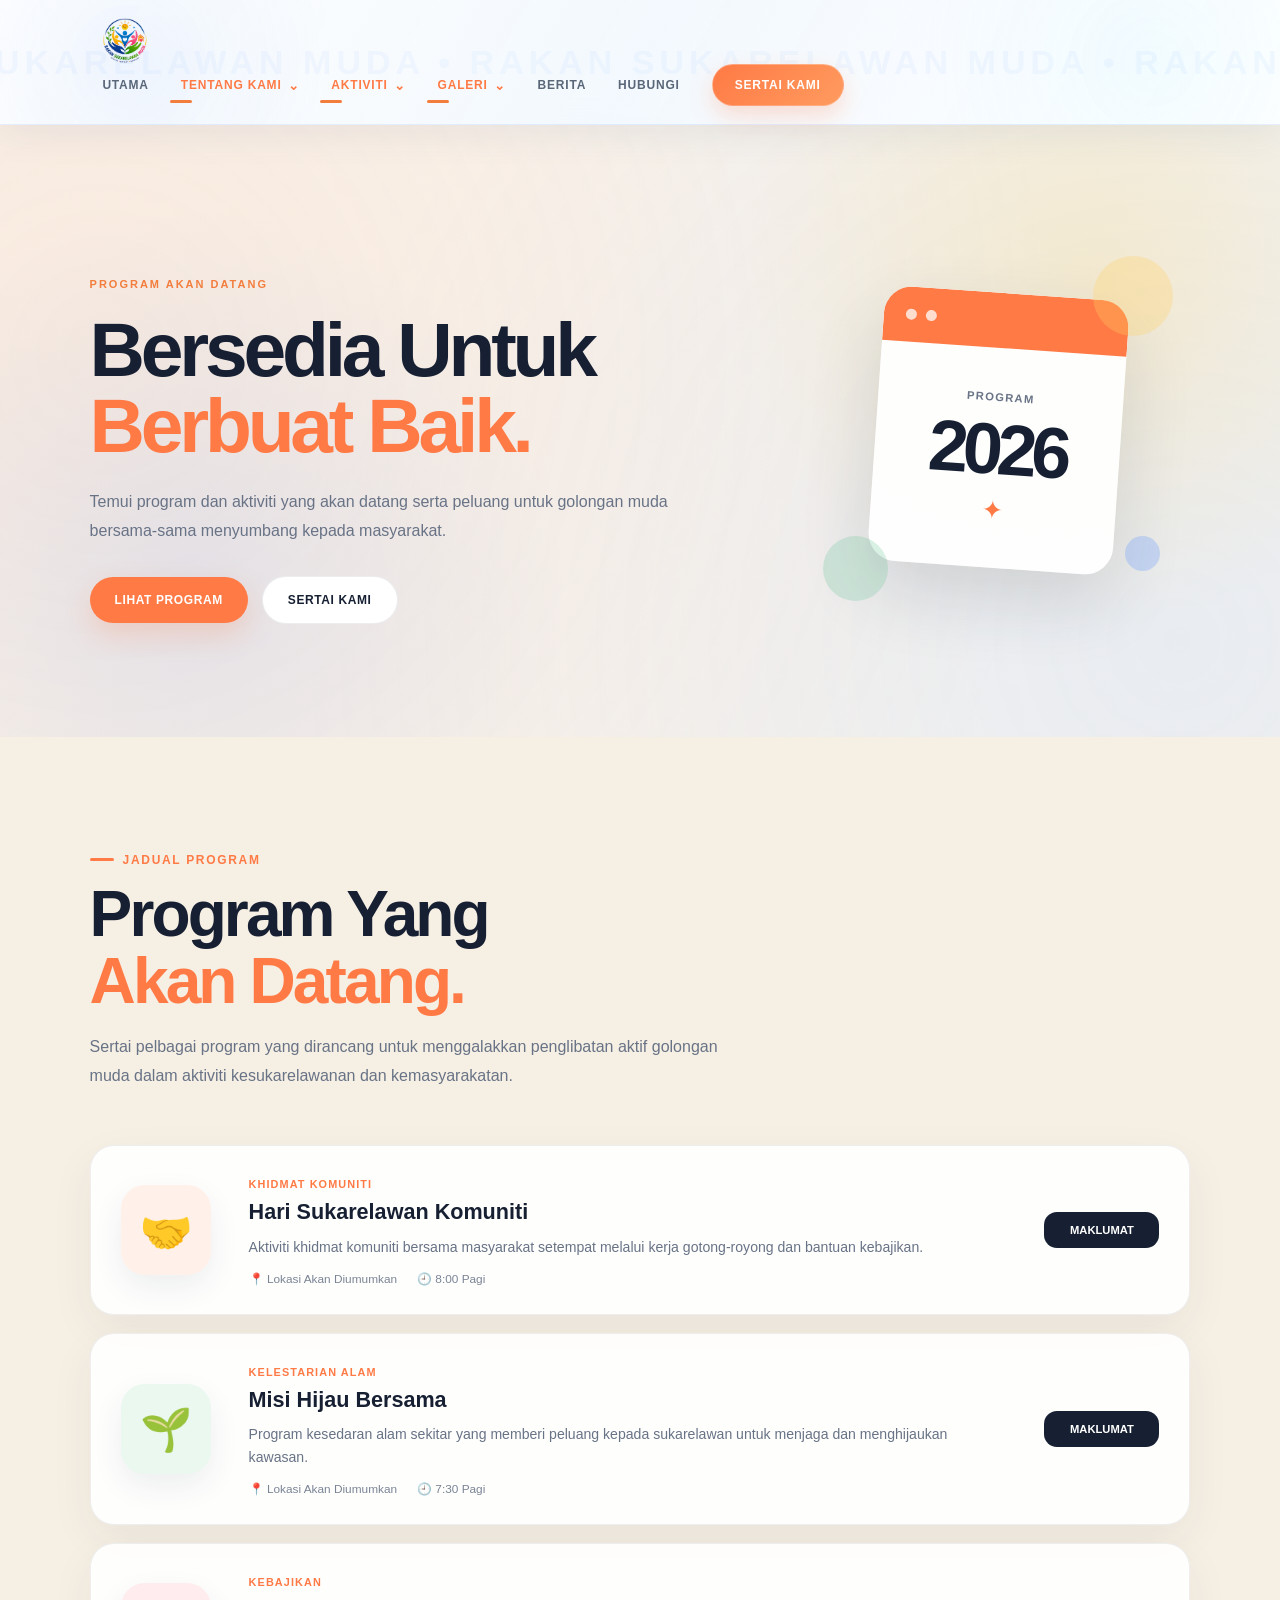
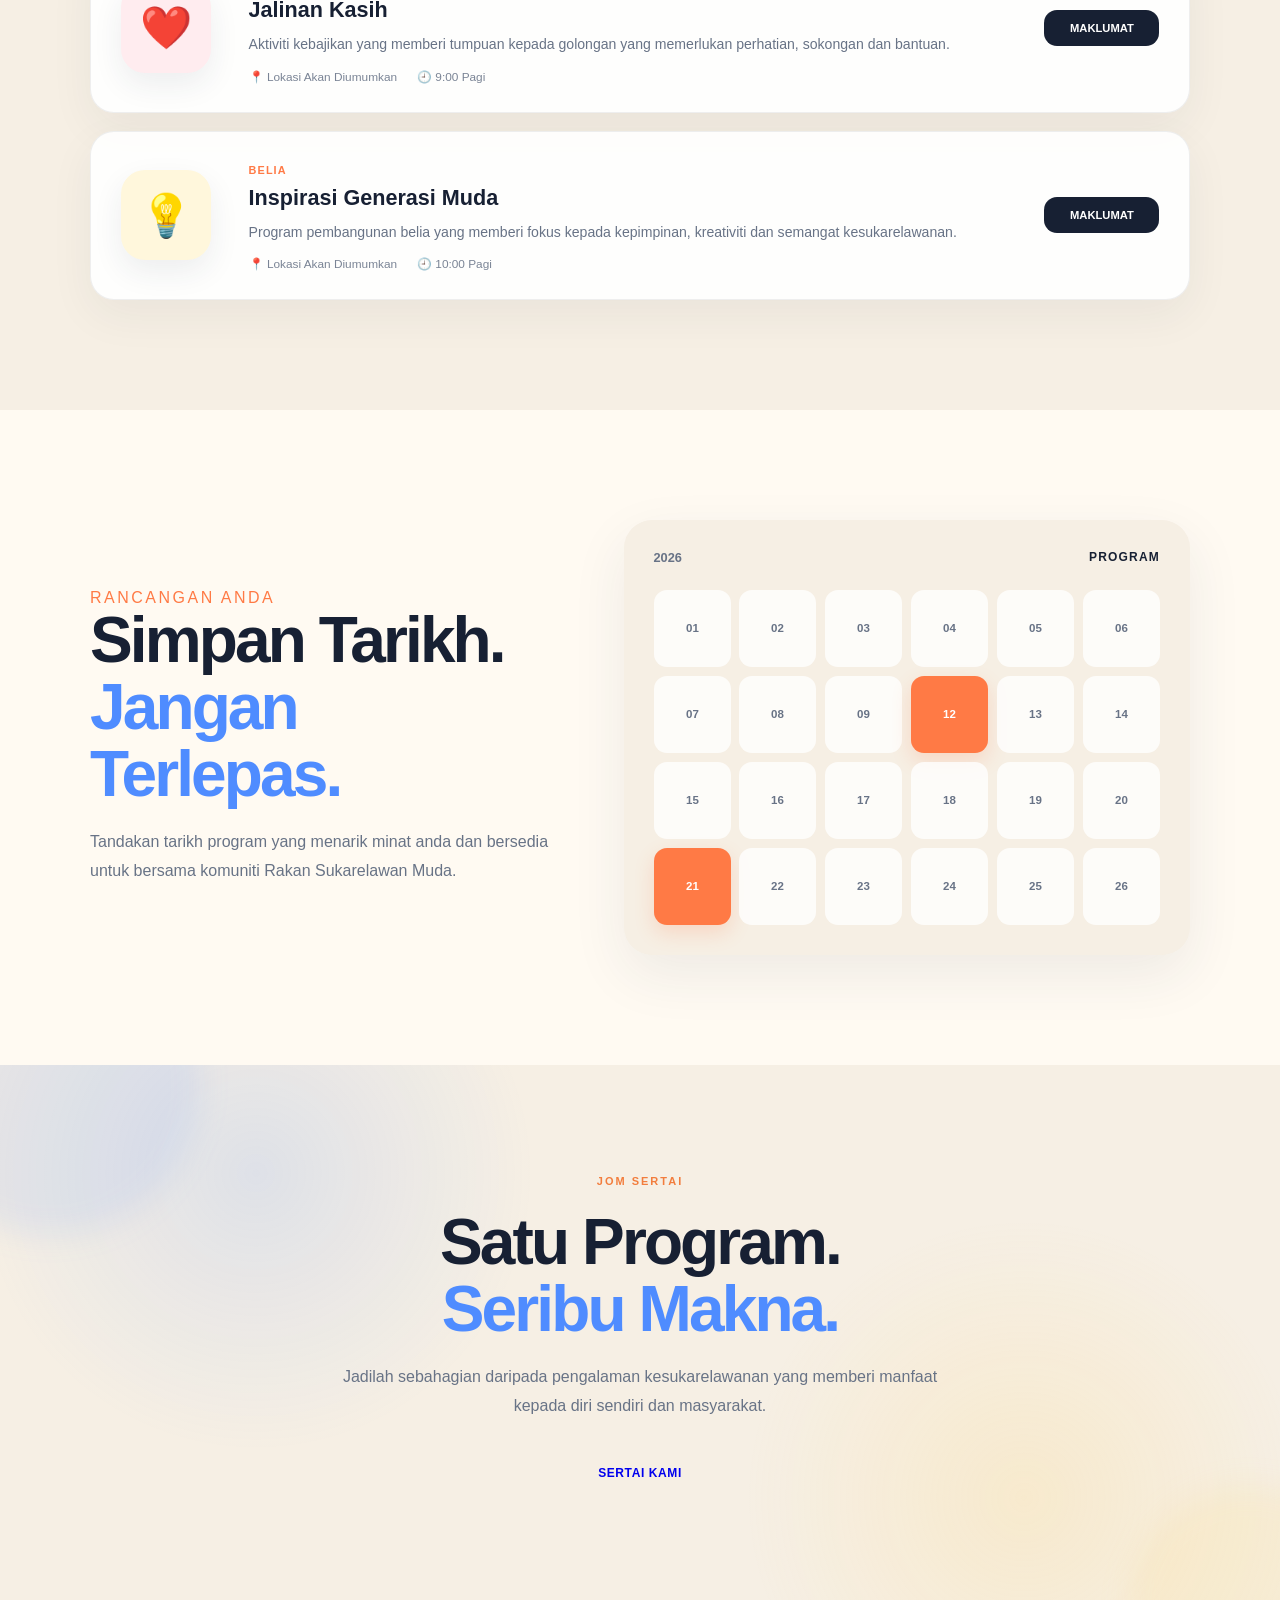
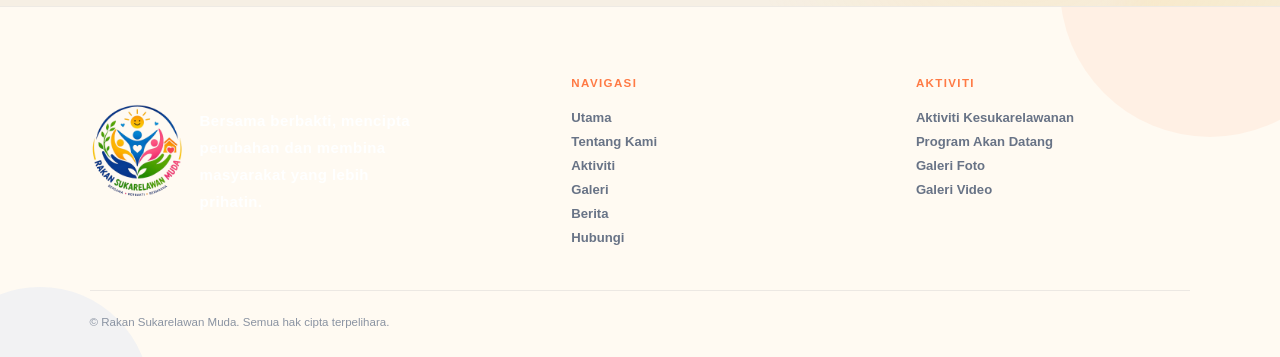
<file: programmes.html>
<!DOCTYPE html>
<html lang="ms">
<head>
    <meta charset="UTF-8">
    <meta name="viewport" content="width=device-width, initial-scale=1.0">

    <title>Program Akan Datang | Rakan Sukarelawan Muda</title>

    <link rel="stylesheet" href="css/style.css">
</head>

<body class="programmes-page">

    <!-- ========================================
         NAVBAR
    ========================================= -->

    <header class="navbar">

        <div class="nav-container">

            <a href="index.html" class="nav-brand">
                <img
                    src="images/LOGO_KK_ICT-removebg-preview.png"
                    alt="Logo Rakan Sukarelawan Muda"
                    class="nav-logo"
                >
            </a>

            <nav class="nav-menu">

                <a href="index.html">
                    UTAMA
                </a>

                <div class="nav-dropdown">

                    <a href="#" class="nav-dropdown-link">
                        TENTANG KAMI
                        <span>⌄</span>
                    </a>

                    <div class="nav-dropdown-menu">

                        <a href="about.html">
                            Tentang Kami
                        </a>

                        <a href="vision-mission.html">
                            Visi &amp; Misi
                        </a>

                        <a href="objectives.html">
                            Objektif Penubuhan
                        </a>

                    </div>

                </div>


                <div class="nav-dropdown">

                    <a href="#" class="nav-dropdown-link active">
                        AKTIVITI
                        <span>⌄</span>
                    </a>

                    <div class="nav-dropdown-menu">

                        <a href="activities.html">
                            Aktiviti Kesukarelawanan
                        </a>

                        <a href="programmes.html" class="active">
                            Program Akan Datang
                        </a>

                    </div>

                </div>


                <div class="nav-dropdown">

                    <a href="#" class="nav-dropdown-link">
                        GALERI
                        <span>⌄</span>
                    </a>

                    <div class="nav-dropdown-menu">

                        <a href="gallery.html">
                            Galeri Foto
                        </a>

                        <a href="videos.html">
                            Galeri Video
                        </a>

                    </div>

                </div>


                <a href="news.html">
                    BERITA
                </a>

                <a href="contact.html">
                    HUBUNGI
                </a>

                <a href="contact.html" class="nav-cta">
                    SERTAI KAMI
                </a>

            </nav>

        </div>

    </header>


    <!-- ========================================
         HERO
    ========================================= -->

    <main>

        <section class="programmes-hero">

            <div class="programmes-hero-content">

                <p class="section-label">
                    PROGRAM AKAN DATANG
                </p>

                <h1>
                    Bersedia Untuk<br>
                    <span>Berbuat Baik.</span>
                </h1>

                <p>
                    Temui program dan aktiviti yang akan datang
                    serta peluang untuk golongan muda bersama-sama
                    menyumbang kepada masyarakat.
                </p>

                <div class="hero-buttons">

                    <a href="#program" class="btn btn-primary">
                        LIHAT PROGRAM
                    </a>

                    <a href="contact.html" class="btn btn-secondary">
                        SERTAI KAMI
                    </a>

                </div>

            </div>


            <div class="programmes-hero-decoration">

                <div class="programme-calendar">

                    <div class="calendar-top">
                        <span></span>
                        <span></span>
                    </div>

                    <div class="calendar-body">

                        <div class="calendar-month">
                            PROGRAM
                        </div>

                        <div class="calendar-number">
                            2026
                        </div>

                        <div class="calendar-symbol">
                            ✦
                        </div>

                    </div>

                </div>

                <div class="programme-floating-dot dot-one"></div>
                <div class="programme-floating-dot dot-two"></div>
                <div class="programme-floating-dot dot-three"></div>

            </div>

        </section>


        <!-- ========================================
             PROGRAM AKAN DATANG
        ========================================= -->

        <section class="programmes-section section" id="program">

            <div class="section-header">

                <p class="small-title">
                    JADUAL PROGRAM
                </p>

                <h2>
                    Program Yang<br>
                    <span>Akan Datang.</span>
                </h2>

                <p class="section-description">
                    Sertai pelbagai program yang dirancang untuk
                    menggalakkan penglibatan aktif golongan muda
                    dalam aktiviti kesukarelawanan dan kemasyarakatan.
                </p>

            </div>


            <div class="programme-list">


                <!-- PROGRAM 01 -->

                <article class="programme-card">

                    <div class="programme-icon">
    🤝
</div>


                    <div class="programme-info">

                        <span class="programme-category">
                            KHIDMAT KOMUNITI
                        </span>

                        <h3>
                            Hari Sukarelawan Komuniti
                        </h3>

                        <p>
                            Aktiviti khidmat komuniti bersama
                            masyarakat setempat melalui kerja
                            gotong-royong dan bantuan kebajikan.
                        </p>

                        <div class="programme-meta">

                            <span>
                                📍 Lokasi Akan Diumumkan
                            </span>

                            <span>
                                🕘 8:00 Pagi
                            </span>

                        </div>

                    </div>


                    <a href="contact.html" class="programme-button">
                        MAKLUMAT
                    </a>

                </article>


                <!-- PROGRAM 02 -->

                <article class="programme-card">

                    <div class="programme-icon">
    🌱
</div>

                    <div class="programme-info">

                        <span class="programme-category">
                            KELESTARIAN ALAM
                        </span>

                        <h3>
                            Misi Hijau Bersama
                        </h3>

                        <p>
                            Program kesedaran alam sekitar yang
                            memberi peluang kepada sukarelawan
                            untuk menjaga dan menghijaukan kawasan.
                        </p>

                        <div class="programme-meta">

                            <span>
                                📍 Lokasi Akan Diumumkan
                            </span>

                            <span>
                                🕘 7:30 Pagi
                            </span>

                        </div>

                    </div>


                    <a href="contact.html" class="programme-button">
                        MAKLUMAT
                    </a>

                </article>


                <!-- PROGRAM 03 -->

                <article class="programme-card">

                    <div class="programme-icon">
    ❤️
</div>

                    <div class="programme-info">

                        <span class="programme-category">
                            KEBAJIKAN
                        </span>

                        <h3>
                            Jalinan Kasih
                        </h3>

                        <p>
                            Aktiviti kebajikan yang memberi tumpuan
                            kepada golongan yang memerlukan perhatian,
                            sokongan dan bantuan.
                        </p>

                        <div class="programme-meta">

                            <span>
                                📍 Lokasi Akan Diumumkan
                            </span>

                            <span>
                                🕘 9:00 Pagi
                            </span>

                        </div>

                    </div>


                    <a href="contact.html" class="programme-button">
                        MAKLUMAT
                    </a>

                </article>


                <!-- PROGRAM 04 -->

                <article class="programme-card">

                    <div class="programme-icon">
    💡
</div>


                    <div class="programme-info">

                        <span class="programme-category">
                            BELIA
                        </span>

                        <h3>
                            Inspirasi Generasi Muda
                        </h3>

                        <p>
                            Program pembangunan belia yang memberi
                            fokus kepada kepimpinan, kreativiti
                            dan semangat kesukarelawanan.
                        </p>

                        <div class="programme-meta">

                            <span>
                                📍 Lokasi Akan Diumumkan
                            </span>

                            <span>
                                🕘 10:00 Pagi
                            </span>

                        </div>

                    </div>


                    <a href="contact.html" class="programme-button">
                        MAKLUMAT
                    </a>

                </article>


            </div>

        </section>


        <!-- ========================================
             KALENDAR RINGKAS
        ========================================= -->

        <section class="programme-calendar-section section">

            <div class="calendar-section-content">

                <div class="calendar-text">

                    <p class="small-title">
                        RANCANGAN ANDA
                    </p>

                    <h2>
                        Simpan Tarikh.<br>
                        <span>Jangan Terlepas.</span>
                    </h2>

                    <p>
                        Tandakan tarikh program yang menarik
                        minat anda dan bersedia untuk bersama
                        komuniti Rakan Sukarelawan Muda.
                    </p>

                </div>


                <div class="mini-calendar">

                    <div class="mini-calendar-header">
                        <span>2026</span>
                        <strong>PROGRAM</strong>
                    </div>

                    <div class="mini-calendar-grid">

                        <span>01</span>
                        <span>02</span>
                        <span>03</span>
                        <span>04</span>
                        <span>05</span>
                        <span>06</span>
                        <span>07</span>
                        <span>08</span>
                        <span>09</span>
                        <span class="calendar-highlight">12</span>
                        <span>13</span>
                        <span>14</span>
                        <span>15</span>
                        <span>16</span>
                        <span>17</span>
                        <span>18</span>
                        <span>19</span>
                        <span>20</span>
                        <span class="calendar-highlight">21</span>
                        <span>22</span>
                        <span>23</span>
                        <span>24</span>
                        <span>25</span>
                        <span>26</span>

                    </div>

                </div>

            </div>

        </section>


        <!-- ========================================
             CTA
        ========================================= -->

        <section class="programmes-cta">

            <div>

                <p class="section-label">
                    JOM SERTAI
                </p>

                <h2>
                    Satu Program.<br>
                    <span>Seribu Makna.</span>
                </h2>

                <p>
                    Jadilah sebahagian daripada pengalaman
                    kesukarelawanan yang memberi manfaat
                    kepada diri sendiri dan masyarakat.
                </p>

                <a href="contact.html" class="btn btn-primary">
                    SERTAI KAMI
                </a>

            </div>

        </section>

    </main>


    <!-- ========================================
         FOOTER
    ========================================= -->

    <footer class="footer">

        <div class="footer-container">

            <div class="footer-brand">

                <img
                    src="images/LOGO_KK_ICT-removebg-preview.png"
                    alt="Logo Rakan Sukarelawan Muda"
                    class="footer-logo"
                >

                <p>
                    Bersama berbakti, mencipta perubahan
                    dan membina masyarakat yang lebih prihatin.
                </p>

            </div>


            <div class="footer-links">

                <h4>
                    NAVIGASI
                </h4>

                <a href="index.html">
                    Utama
                </a>

                <a href="about.html">
                    Tentang Kami
                </a>

                <a href="activities.html">
                    Aktiviti
                </a>

                <a href="gallery.html">
                    Galeri
                </a>

                <a href="news.html">
                    Berita
                </a>

                <a href="contact.html">
                    Hubungi
                </a>

            </div>


            <div class="footer-links">

                <h4>
                    AKTIVITI
                </h4>

                <a href="activities.html">
                    Aktiviti Kesukarelawanan
                </a>

                <a href="programmes.html">
                    Program Akan Datang
                </a>

                <a href="gallery.html">
                    Galeri Foto
                </a>

                <a href="videos.html">
                    Galeri Video
                </a>

            </div>

        </div>


        <div class="footer-bottom">

            <p>
                © <span id="year"></span> Rakan Sukarelawan Muda.
                Semua hak cipta terpelihara.
            </p>

        </div>

    </footer>


    <script src="js/script.js"></script>

</body>
</html>
</file>
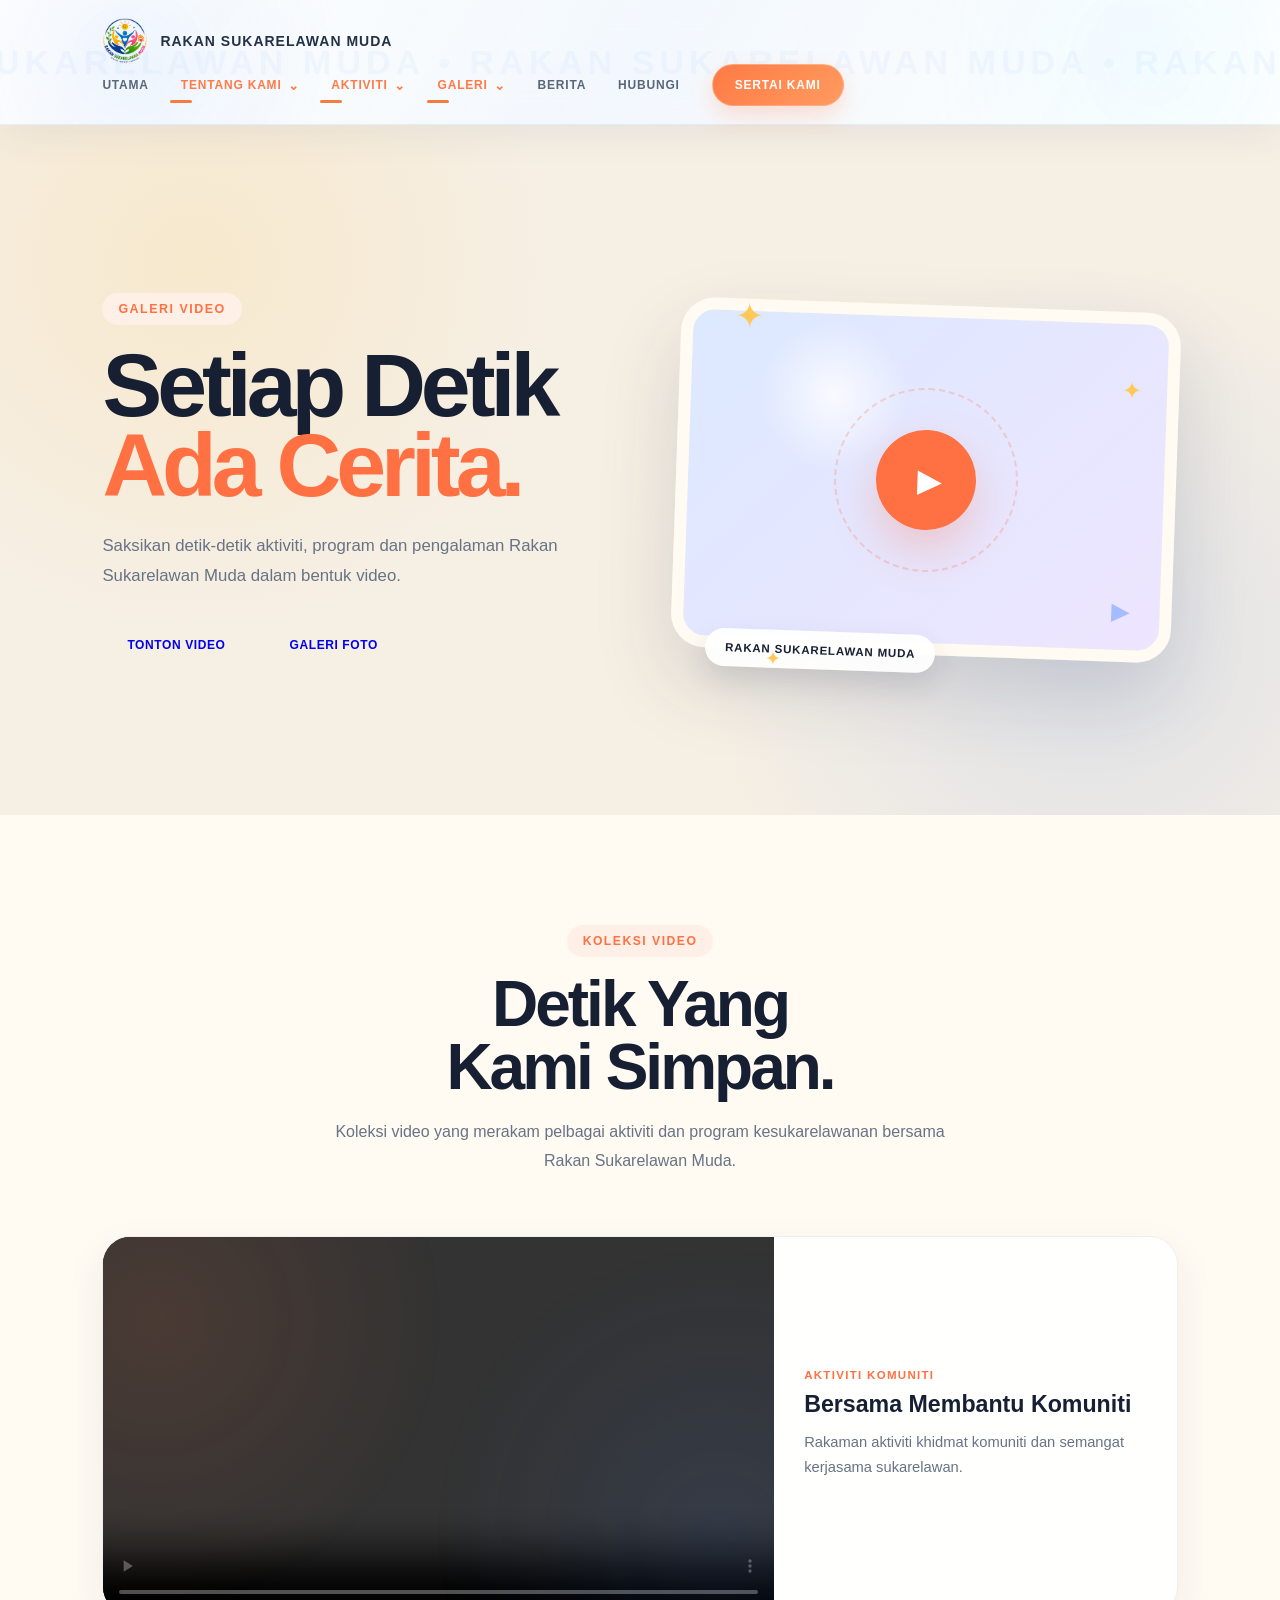
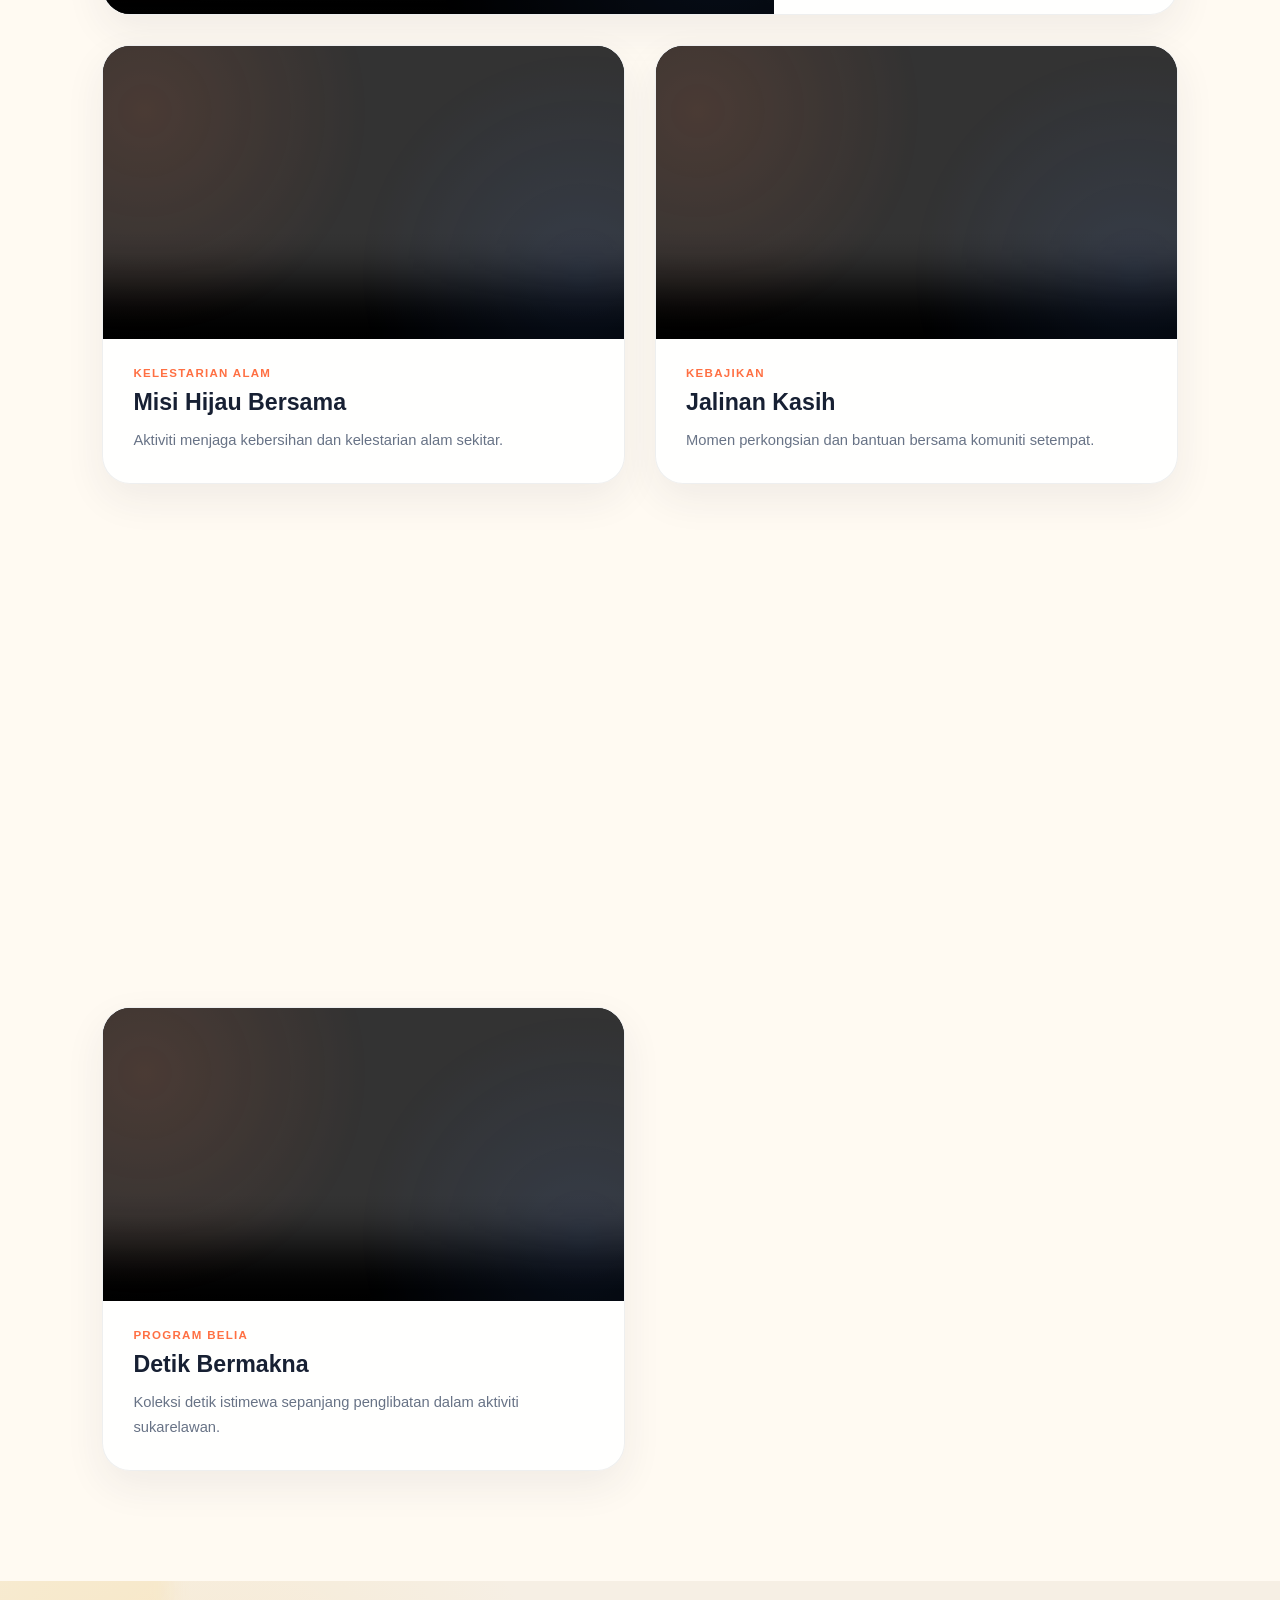
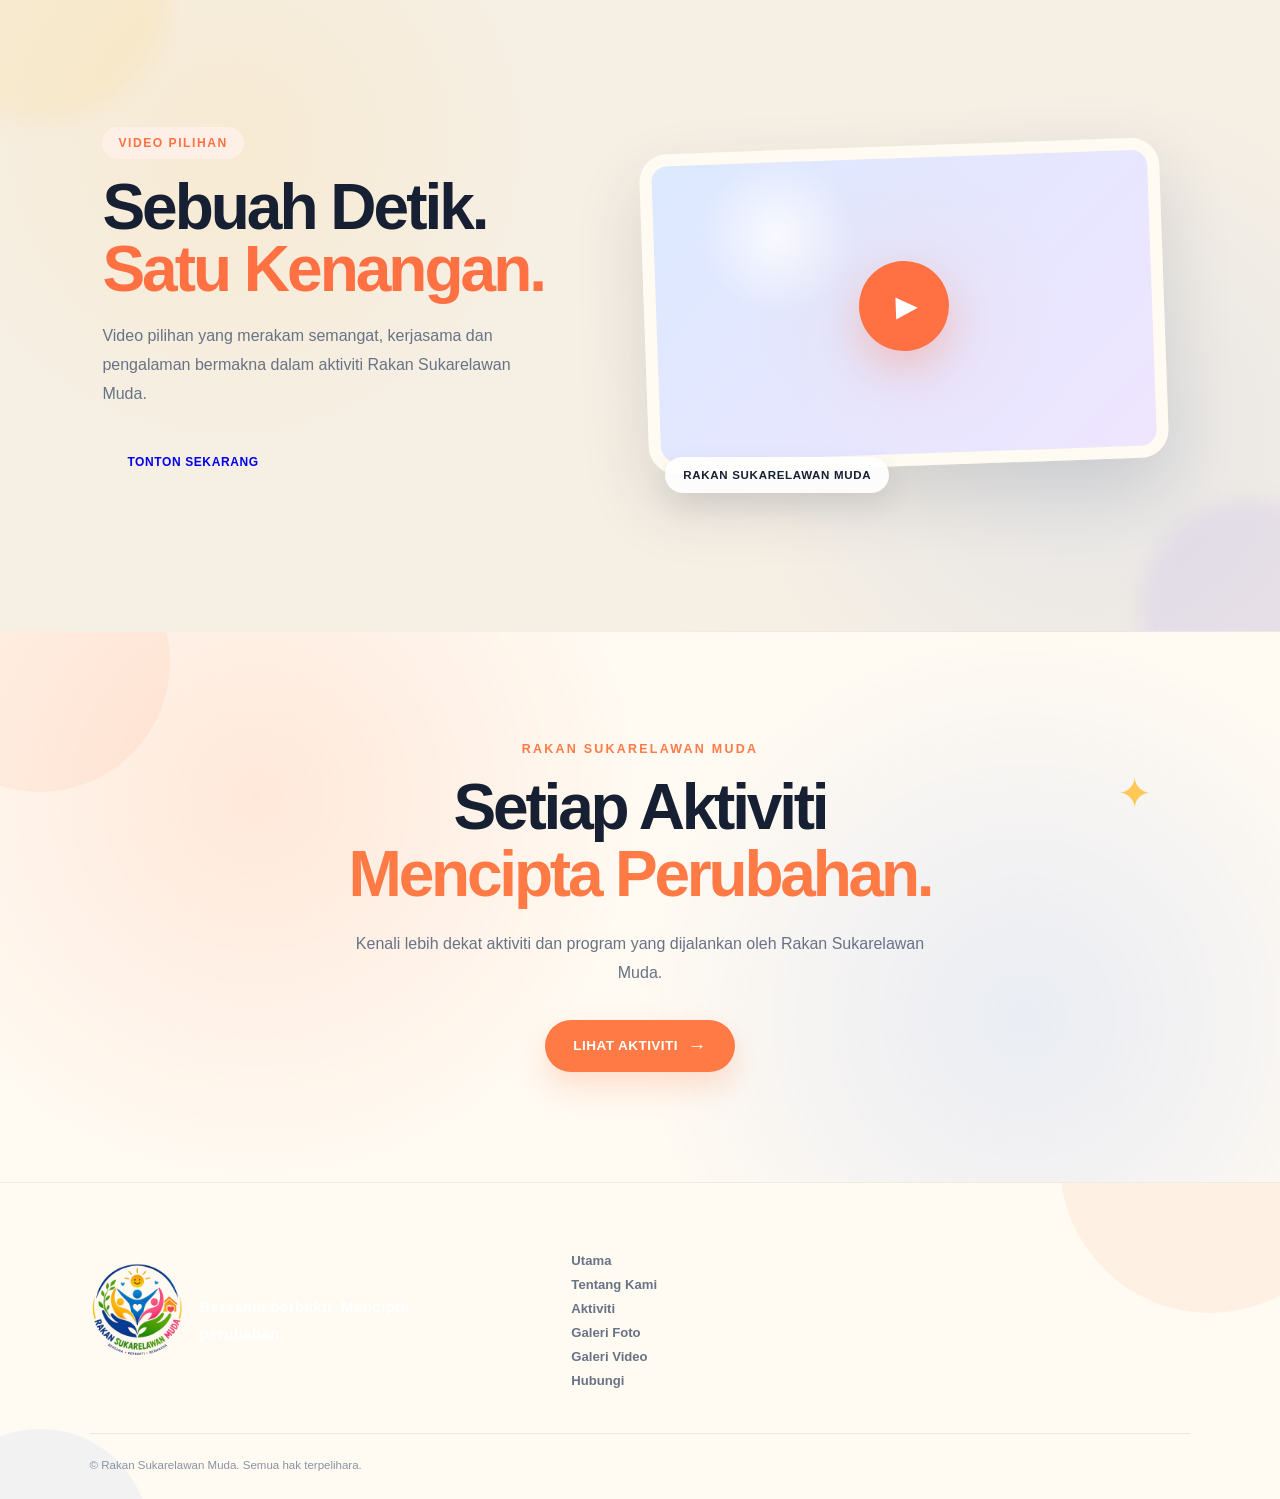
<file: videos.html>
<!DOCTYPE html>
<html lang="ms">
<head>
    <meta charset="UTF-8">
    <meta name="viewport" content="width=device-width, initial-scale=1.0">

    <title>Galeri Video | Rakan Sukarelawan Muda</title>

    <link rel="stylesheet" href="css/style.css">
</head>

<body class="videos-page">

    <!-- ========================================
         NAVBAR
    ========================================= -->

    <header class="navbar">

        <div class="nav-container">

            <a href="index.html" class="nav-brand">

                <img
                    src="images/LOGO_KK_ICT-removebg-preview.png"
                    alt="Logo Rakan Sukarelawan Muda"
                    class="nav-logo"
                >

                <span>RAKAN SUKARELAWAN MUDA</span>

            </a>


            <nav class="nav-menu">

                <a href="index.html">
                    UTAMA
                </a>


                <div class="nav-dropdown">

                    <a href="#" class="nav-dropdown-link">
                        TENTANG KAMI
                        <span>⌄</span>
                    </a>

                    <div class="nav-dropdown-menu">

                        <a href="about.html">
                            Tentang Kami
                        </a>

                        <a href="vision-mission.html">
                            Visi &amp; Misi
                        </a>

                        <a href="objectives.html">
                            Objektif Penubuhan
                        </a>

                    </div>

                </div>


                <div class="nav-dropdown">

                    <a href="#" class="nav-dropdown-link">
                        AKTIVITI
                        <span>⌄</span>
                    </a>

                    <div class="nav-dropdown-menu">

                        <a href="activities.html">
                            Aktiviti Kesukarelawanan
                        </a>

                        <a href="programmes.html">
                            Program Akan Datang
                        </a>

                    </div>

                </div>


                <div class="nav-dropdown">

                    <a href="#" class="nav-dropdown-link active">
                        GALERI
                        <span>⌄</span>
                    </a>

                    <div class="nav-dropdown-menu">

                        <a href="gallery.html">
                            Galeri Foto
                        </a>

                        <a href="videos.html" class="active">
                            Galeri Video
                        </a>

                    </div>

                </div>


                <a href="news.html">
                    BERITA
                </a>


                <a href="contact.html">
                    HUBUNGI
                </a>


                <a href="contact.html" class="nav-cta">
                    SERTAI KAMI
                </a>

            </nav>

        </div>

    </header>


    <!-- ========================================
         VIDEO HERO
    ========================================= -->

    <main>

        <section class="videos-hero">

            <div class="videos-hero-content">

                <p class="small-title">
                    GALERI VIDEO
                </p>

                <h1>
                    Setiap Detik<br>
                    <span>Ada Cerita.</span>
                </h1>

                <p class="videos-hero-description">
                    Saksikan detik-detik aktiviti, program dan
                    pengalaman Rakan Sukarelawan Muda dalam
                    bentuk video.
                </p>

                <div class="videos-hero-buttons">

                    <a href="#video-galeri" class="btn btn-primary">
                        TONTON VIDEO
                    </a>

                    <a href="gallery.html" class="btn btn-secondary">
                        GALERI FOTO
                    </a>

                </div>

            </div>


            <!-- Decorative Video Visual -->

            <div class="videos-hero-visual">

                <div class="video-hero-card">

                    <div class="video-hero-screen">

                        <span class="video-hero-play">
                            ▶
                        </span>

                    </div>

                    <div class="video-hero-label">
                        RAKAN SUKARELAWAN MUDA
                    </div>

                </div>

                <span class="video-sparkle sparkle-one">✦</span>
                <span class="video-sparkle sparkle-two">✦</span>
                <span class="video-sparkle sparkle-three">✦</span>

            </div>

        </section>


        <!-- ========================================
             VIDEO GALLERY
        ========================================= -->

        <section class="videos-section section" id="video-galeri">

            <div class="section-header">

                <p class="small-title">
                    KOLEKSI VIDEO
                </p>

                <h2>
                    Detik Yang<br>
                    Kami Simpan.
                </h2>

                <p class="section-description">
                    Koleksi video yang merakam pelbagai
                    aktiviti dan program kesukarelawanan
                    bersama Rakan Sukarelawan Muda.
                </p>

            </div>


            <div class="videos-grid">


                <!-- VIDEO 01 -->

                <article class="video-card video-card-large">

                    <div class="video-thumbnail">

    <video
        controls
        preload="metadata"
        playsinline
    >
        <source
            src="videos/bersama-membantu-komuniti.mp4"
            type="video/mp4"
        >

        Pelayar anda tidak menyokong video.
    </video>

    <span class="video-number">
        01
    </span>

</div>

                    <div class="video-card-content">

                        <p class="video-category">
                            AKTIVITI KOMUNITI
                        </p>

                        <h3>
                            Bersama Membantu Komuniti
                        </h3>

                        <p>
                            Rakaman aktiviti khidmat komuniti
                            dan semangat kerjasama sukarelawan.
                        </p>

                    </div>

                </article>


                <!-- VIDEO 02 -->

                <article class="video-card">

                    <div class="video-thumbnail">

    <video
        controls
        preload="metadata"
        playsinline
    >
        <source
            src="videos/misi-hijau.mp4"
            type="video/mp4"
        >

        Pelayar anda tidak menyokong video.
    </video>

    <span class="video-number">
        02
    </span>

</div>

                    <div class="video-card-content">

                        <p class="video-category">
                            KELESTARIAN ALAM
                        </p>

                        <h3>
                            Misi Hijau Bersama
                        </h3>

                        <p>
                            Aktiviti menjaga kebersihan dan
                            kelestarian alam sekitar.
                        </p>

                    </div>

                </article>


                <!-- VIDEO 03 -->

                <article class="video-card">

                    <div class="video-thumbnail">

    <video
        controls
        preload="metadata"
        playsinline
    >
        <source
            src="videos/jalinan-kasih.mp4"
            type="video/mp4"
        >

        Pelayar anda tidak menyokong video.
    </video>

    <span class="video-number">
        03
    </span>

</div>

                    <div class="video-card-content">

                        <p class="video-category">
                            KEBAJIKAN
                        </p>

                        <h3>
                            Jalinan Kasih
                        </h3>

                        <p>
                            Momen perkongsian dan bantuan
                            bersama komuniti setempat.
                        </p>

                    </div>

                </article>


                <!-- VIDEO 04 -->

                <article class="video-card">

                    <div class="video-thumbnail">

    <video
        controls
        preload="metadata"
        playsinline
    >
        <source
            src="videos/inspirasi-generasi-muda.mp4"
            type="video/mp4"
        >

        Pelayar anda tidak menyokong video.
    </video>

    <span class="video-number">
        04
    </span>

</div>

                    <div class="video-card-content">

                        <p class="video-category">
                            INSPIRASI BELIA
                        </p>

                        <h3>
                            Inspirasi Generasi Muda
                        </h3>

                        <p>
                            Perkongsian pengalaman yang
                            memberi inspirasi kepada golongan muda.
                        </p>

                    </div>

                </article>


                <!-- VIDEO 05 -->

                <article class="video-card">

                   <div class="video-thumbnail">

    <video
        controls
        preload="metadata"
        playsinline
    >
        <source
            src="videos/detik-bermakna.mp4"
            type="video/mp4"
        >

        Pelayar anda tidak menyokong video.
    </video>

    <span class="video-number">
        05
    </span>

</div>

                    <div class="video-card-content">

                        <p class="video-category">
                            KEMASYARAKATAN
                        </p>

                        <h3>
                            Semangat Bersama
                        </h3>

                        <p>
                            Detik kerjasama dan kemesraan
                            dalam aktiviti kemasyarakatan.
                        </p>

                    </div>

                </article>


                <!-- VIDEO 06 -->

                <article class="video-card">

                    <div class="video-thumbnail">

    <video
        controls
        preload="metadata"
        playsinline
    >
        <source
            src="videos/detik-bersama.mp4"
            type="video/mp4"
        >

        Pelayar anda tidak menyokong video.
    </video>

    <span class="video-number">
        06
    </span>

</div>

                    <div class="video-card-content">

                        <p class="video-category">
                            PROGRAM BELIA
                        </p>

                        <h3>
                            Detik Bermakna
                        </h3>

                        <p>
                            Koleksi detik istimewa sepanjang
                            penglibatan dalam aktiviti sukarelawan.
                        </p>

                    </div>

                </article>


            </div>

        </section>


        <!-- ========================================
             FEATURED VIDEO
        ========================================= -->

        <section class="videos-feature section">

            <div class="videos-feature-content">

                <div class="videos-feature-text">

                    <p class="small-title">
                        VIDEO PILIHAN
                    </p>

                    <h2>
                        Sebuah Detik.<br>
                        <span>Satu Kenangan.</span>
                    </h2>

                    <p>
                        Video pilihan yang merakam semangat,
                        kerjasama dan pengalaman bermakna
                        dalam aktiviti Rakan Sukarelawan Muda.
                    </p>

                    <a href="#video-galeri" class="btn btn-primary">
                        TONTON SEKARANG
                    </a>

                </div>


                <div class="videos-feature-display">

                    <div class="featured-video-screen">

                        <span class="featured-video-play">
                            ▶
                        </span>

                    </div>

                    <div class="featured-video-label">
                        RAKAN SUKARELAWAN MUDA
                    </div>

                </div>

            </div>

        </section>


        <!-- ========================================
             CTA
        ========================================= -->

        <section class="videos-cta section">

            <div class="cta-content">

                <p class="small-title">
                    RAKAN SUKARELAWAN MUDA
                </p>

                <h2>
                    Setiap Aktiviti<br>
                    <span>Mencipta Perubahan.</span>
                </h2>

                <p>
                    Kenali lebih dekat aktiviti dan program
                    yang dijalankan oleh Rakan Sukarelawan Muda.
                </p>

                <a href="activities.html" class="btn btn-primary">
                    LIHAT AKTIVITI
                </a>

            </div>

        </section>

    </main>


    <!-- ========================================
         FOOTER
    ========================================= -->

    <footer class="footer">

        <div class="footer-container">

            <div class="footer-brand">

                <img
                    src="images/LOGO_KK_ICT-removebg-preview.png"
                    alt="Logo Rakan Sukarelawan Muda"
                >

                <p>
                    Bersama berbakti. Mencipta perubahan.
                </p>

            </div>


            <div class="footer-links">

                <a href="index.html">
                    Utama
                </a>

                <a href="about.html">
                    Tentang Kami
                </a>

                <a href="activities.html">
                    Aktiviti
                </a>

                <a href="gallery.html">
                    Galeri Foto
                </a>

                <a href="videos.html">
                    Galeri Video
                </a>

                <a href="contact.html">
                    Hubungi
                </a>

            </div>

        </div>


        <div class="footer-bottom">

            <p>
                © <span id="year"></span>
                Rakan Sukarelawan Muda. Semua hak terpelihara.
            </p>

        </div>

    </footer>


    <script src="js/script.js"></script>

</body>
</html>
</file>
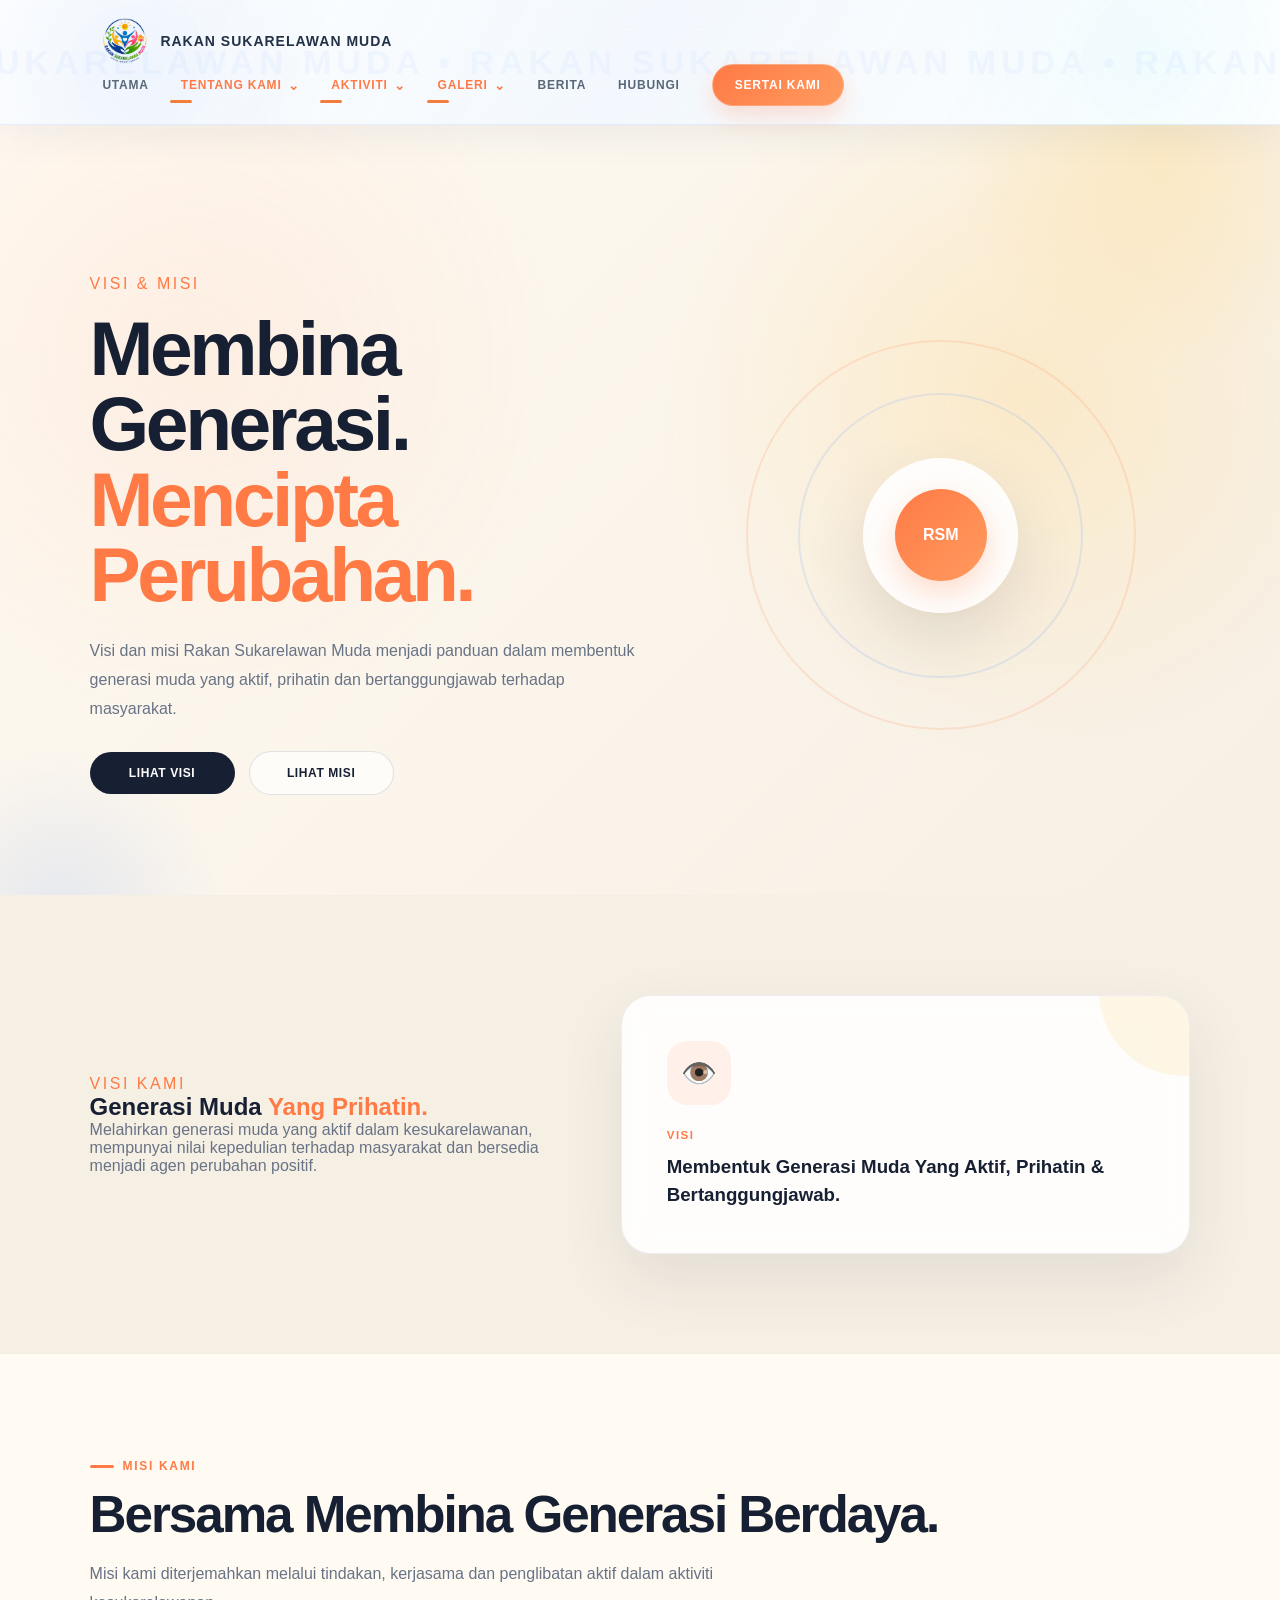
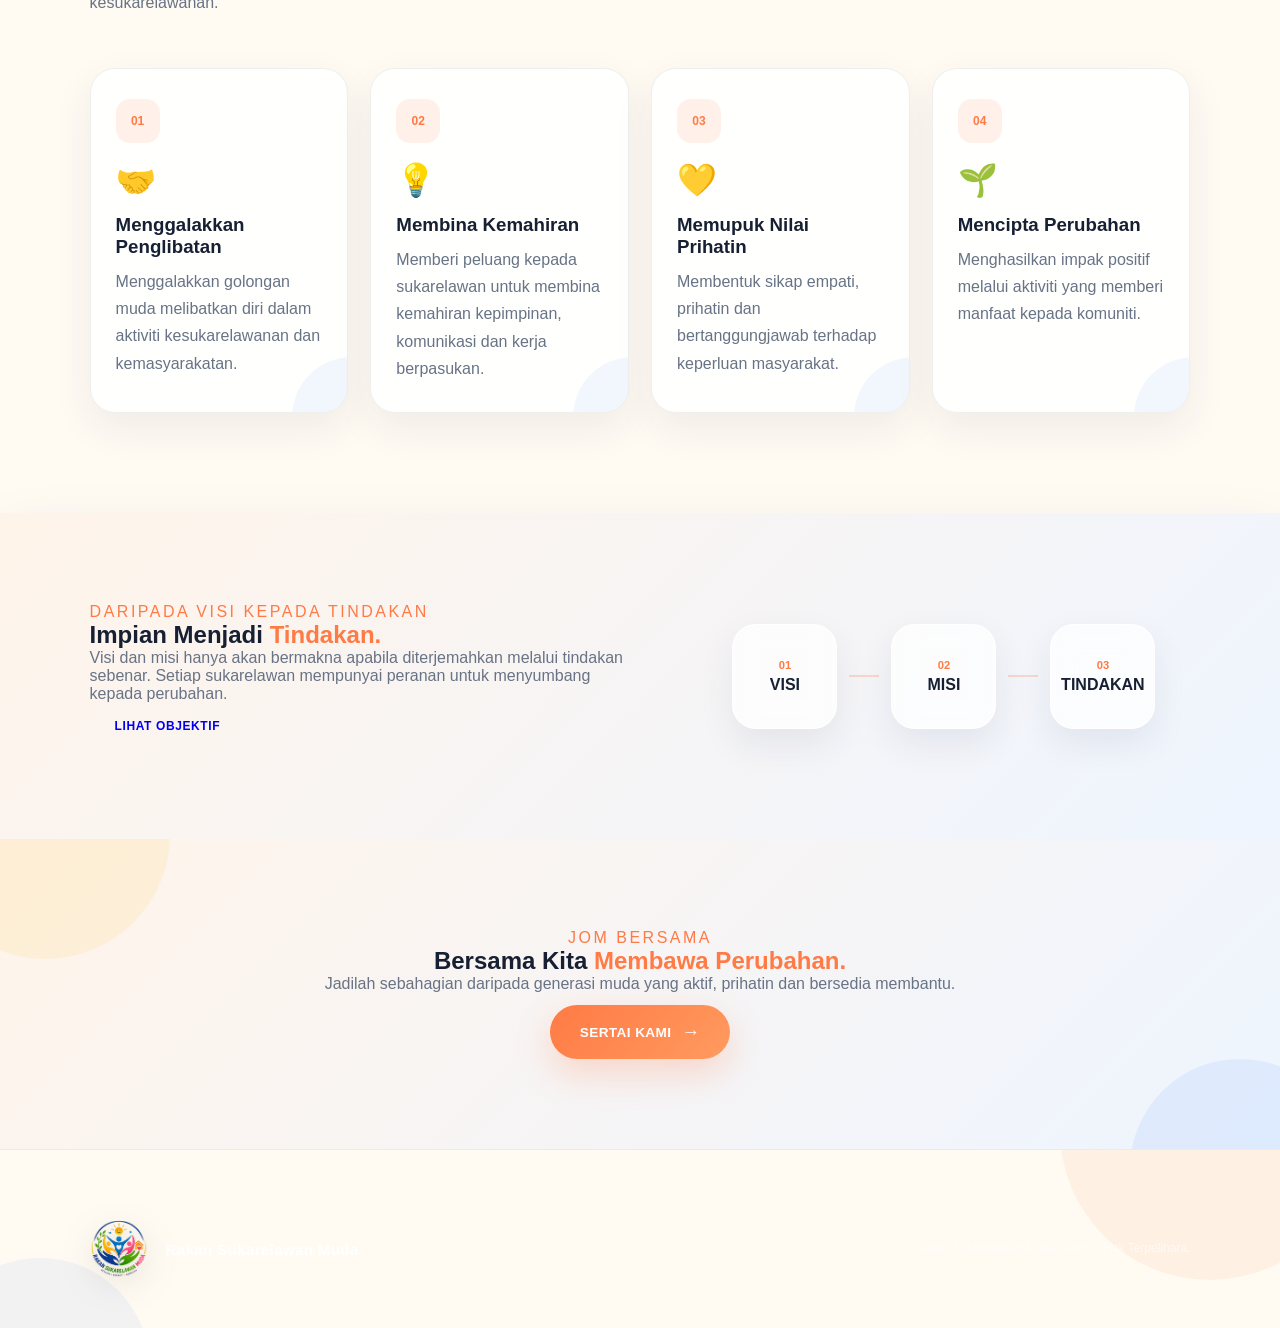
<file: vision-mission.html>
<!DOCTYPE html>
<html lang="ms">
<head>
    <meta charset="UTF-8">
    <meta name="viewport" content="width=device-width, initial-scale=1.0">

    <title>Visi & Misi | Rakan Sukarelawan Muda</title>

    <link rel="stylesheet" href="css/style.css">
</head>

<body class="vision-page">

    <!-- =========================
         NAVBAR
    ========================== -->

    <header class="navbar">

        <div class="nav-container">

            <a href="index.html" class="nav-brand">

                <img
                    src="images/LOGO_KK_ICT-removebg-preview.png"
                    alt="Logo Rakan Sukarelawan Muda"
                    class="nav-logo"
                >

                <div class="nav-brand-text">
                    <span>RAKAN</span>
                    <strong>SUKARELAWAN MUDA</strong>
                </div>

            </a>


            <nav class="nav-menu">

                <a href="index.html">
                    UTAMA
                </a>


                <div class="nav-dropdown">

                    <a href="#" class="nav-dropdown-link active">
                        TENTANG KAMI
                        <span>⌄</span>
                    </a>

                    <div class="nav-dropdown-menu">

                        <a href="about.html">
                            Tentang Kami
                        </a>

                        <a href="vision-mission.html">
                            Visi &amp; Misi
                        </a>

                        <a href="objectives.html">
                            Objektif Penubuhan
                        </a>

                    </div>

                </div>


                <div class="nav-dropdown">

                    <a href="#" class="nav-dropdown-link">
                        AKTIVITI
                        <span>⌄</span>
                    </a>

                    <div class="nav-dropdown-menu">

                        <a href="activities.html">
                            Aktiviti Sukarelawan
                        </a>

                        <a href="programmes.html">
                            Program Akan Datang
                        </a>

                    </div>

                </div>


                <div class="nav-dropdown">

                    <a href="#" class="nav-dropdown-link">
                        GALERI
                        <span>⌄</span>
                    </a>

                    <div class="nav-dropdown-menu">

                        <a href="gallery.html">
                            Galeri Foto
                        </a>

                        <a href="videos.html">
                            Galeri Video
                        </a>

                    </div>

                </div>


                <a href="news.html">
                    BERITA
                </a>


                <a href="contact.html">
                    HUBUNGI
                </a>


                <a href="contact.html" class="nav-cta">
                    SERTAI KAMI
                </a>

            </nav>

        </div>

    </header>



    <!-- =========================
         HERO
    ========================== -->

    <main>

        <section class="vision-hero">

            <div class="vision-hero-content">

                <p class="small-title">
                    VISI &amp; MISI
                </p>

                <h1>
                    Membina Generasi.<br>
                    <span>Mencipta Perubahan.</span>
                </h1>

                <p>
                    Visi dan misi Rakan Sukarelawan Muda menjadi
                    panduan dalam membentuk generasi muda yang
                    aktif, prihatin dan bertanggungjawab terhadap
                    masyarakat.
                </p>

                <div class="vision-hero-buttons">

                    <a href="#vision" class="btn btn-primary">
                        LIHAT VISI
                    </a>

                    <a href="#mission" class="btn btn-secondary">
                        LIHAT MISI
                    </a>

                </div>

            </div>


            <div class="vision-hero-visual">

                <div class="vision-orbit orbit-one"></div>
                <div class="vision-orbit orbit-two"></div>

                <div class="vision-core">

                    <div class="vision-core-inner">
                        RSM
                    </div>

                </div>

            </div>

        </section>



        <!-- =========================
             VISION
        ========================== -->

        <section class="vision-section section" id="vision">

            <div class="vision-content">

                <div class="vision-text">

                    <p class="small-title">
                        VISI KAMI
                    </p>

                    <h2>
                        Generasi Muda
                        <span>Yang Prihatin.</span>
                    </h2>

                    <p>
                        Melahirkan generasi muda yang aktif dalam
                        kesukarelawanan, mempunyai nilai kepedulian
                        terhadap masyarakat dan bersedia menjadi
                        agen perubahan positif.
                    </p>

                </div>


                <div class="vision-card">

                    <div class="vision-card-icon">
                        👁️
                    </div>

                    <span>VISI</span>

                    <h3>
                        Membentuk Generasi
                        Muda Yang Aktif,
                        Prihatin &amp; Bertanggungjawab.
                    </h3>

                </div>

            </div>

        </section>



        <!-- =========================
             MISSION
        ========================== -->

        <section class="mission-section section" id="mission">

            <div class="section-header">

                <p class="small-title">
                    MISI KAMI
                </p>

                <h2>
                    Bersama Membina
                    <span>Generasi Berdaya.</span>
                </h2>

                <p class="section-description">
                    Misi kami diterjemahkan melalui tindakan,
                    kerjasama dan penglibatan aktif dalam
                    aktiviti kesukarelawanan.
                </p>

            </div>


            <div class="mission-grid">


                <div class="mission-card">

                    <div class="mission-number">
                        01
                    </div>

                    <div class="mission-icon">
                        🤝
                    </div>

                    <h3>
                        Menggalakkan Penglibatan
                    </h3>

                    <p>
                        Menggalakkan golongan muda melibatkan diri
                        dalam aktiviti kesukarelawanan dan
                        kemasyarakatan.
                    </p>

                </div>



                <div class="mission-card">

                    <div class="mission-number">
                        02
                    </div>

                    <div class="mission-icon">
                        💡
                    </div>

                    <h3>
                        Membina Kemahiran
                    </h3>

                    <p>
                        Memberi peluang kepada sukarelawan untuk
                        membina kemahiran kepimpinan, komunikasi
                        dan kerja berpasukan.
                    </p>

                </div>



                <div class="mission-card">

                    <div class="mission-number">
                        03
                    </div>

                    <div class="mission-icon">
                        💛
                    </div>

                    <h3>
                        Memupuk Nilai Prihatin
                    </h3>

                    <p>
                        Membentuk sikap empati, prihatin dan
                        bertanggungjawab terhadap keperluan
                        masyarakat.
                    </p>

                </div>



                <div class="mission-card">

                    <div class="mission-number">
                        04
                    </div>

                    <div class="mission-icon">
                        🌱
                    </div>

                    <h3>
                        Mencipta Perubahan
                    </h3>

                    <p>
                        Menghasilkan impak positif melalui aktiviti
                        yang memberi manfaat kepada komuniti.
                    </p>

                </div>

            </div>

        </section>



        <!-- =========================
             VISION TO ACTION
        ========================== -->

        <section class="vision-action section">

            <div class="vision-action-content">

                <div class="vision-action-text">

                    <p class="small-title">
                        DARIPADA VISI KEPADA TINDAKAN
                    </p>

                    <h2>
                        Impian Menjadi
                        <span>Tindakan.</span>
                    </h2>

                    <p>
                        Visi dan misi hanya akan bermakna apabila
                        diterjemahkan melalui tindakan sebenar.
                        Setiap sukarelawan mempunyai peranan untuk
                        menyumbang kepada perubahan.
                    </p>

                    <a href="objectives.html" class="btn btn-primary">
                        LIHAT OBJEKTIF
                    </a>

                </div>


                <div class="vision-action-visual">

                    <div class="action-glass">

                        <span>01</span>
                        <strong>VISI</strong>

                    </div>

                    <div class="action-line"></div>

                    <div class="action-glass">

                        <span>02</span>
                        <strong>MISI</strong>

                    </div>

                    <div class="action-line"></div>

                    <div class="action-glass">

                        <span>03</span>
                        <strong>TINDAKAN</strong>

                    </div>

                </div>

            </div>

        </section>



        <!-- =========================
             CTA
        ========================== -->

        <section class="vision-cta">

            <div class="cta-content">

                <p class="small-title">
                    JOM BERSAMA
                </p>

                <h2>
                    Bersama Kita
                    <span>Membawa Perubahan.</span>
                </h2>

                <p>
                    Jadilah sebahagian daripada generasi muda
                    yang aktif, prihatin dan bersedia membantu.
                </p>

                <a href="contact.html" class="btn btn-primary">
                    SERTAI KAMI
                </a>

            </div>

        </section>

    </main>



    <!-- =========================
         FOOTER
    ========================== -->

    <footer class="footer">

        <div class="footer-content">

            <div class="footer-brand">

                <img
                    src="images/LOGO_KK_ICT-removebg-preview.png"
                    alt="Logo Rakan Sukarelawan Muda"
                    class="nav-logo"
                >

                <p>
                    Rakan Sukarelawan Muda
                </p>

            </div>

            <p>
                © <span id="year"></span>
                Rakan Sukarelawan Muda.
                Semua Hak Terpelihara.
            </p>

        </div>

    </footer>


    <script src="js/script.js"></script>

</body>
</html>
</file>
<file: css/style.css>
/* ========================================
   RAKAN SUKARELAWAN MUDA
   MAIN STYLESHEET
======================================== */


/* ========================================
   RESET ASAS
======================================== */

* {

    margin: 0;

    padding: 0;

    box-sizing: border-box;

}


html {

    scroll-behavior: smooth;

}


body {

    font-family:
        Arial,
        sans-serif;

    background:
        #f8f1e7;

    color:
        #243247;

}


/* ========================================
   NAVBAR
======================================== */

.navbar {

    width:
        100%;

    min-height:
        82px;

    display:
        flex;

    align-items:
        center;

    justify-content:
        space-between;

    padding:
        18px 8%;

    background:
        #f8f1e7;

    position:
        relative;

    z-index:
        100;

}


.nav-brand {

    color:
        #243247;

    font-size:
        14px;

    font-weight:
        800;

    letter-spacing:
        1px;

    text-decoration:
        none;

}


.nav-menu {

    display:
        flex;

    align-items:
        center;

    gap:
        32px;

}


.nav-menu a {

    color:
        #596779;

    font-size:
        12px;

    font-weight:
        700;

    letter-spacing:
        0.8px;

    text-decoration:
        none;

    transition:
        color 0.3s ease;

}


.nav-menu a:hover,

.nav-menu a.active {

    color:
        #f28c28;

}


.nav-cta {

    display:
        inline-flex;

    align-items:
        center;

    gap:
        10px;

    padding:
        13px 20px;

    border-radius:
        999px;

    background:
        #243247;

    color:
        #ffffff;

    font-size:
        12px;

    font-weight:
        700;

    letter-spacing:
        0.5px;

    text-decoration:
        none;

    transition:
        transform 0.3s ease,
        background 0.3s ease;

}


.nav-cta:hover {

    transform:
        translateY(-3px);

    background:
        #f28c28;

}


/* ========================================
   HERO
======================================== */

.hero {

    position:
        relative;

    min-height:
        calc(100vh - 82px);

    display:
        grid;

    grid-template-columns:
        minmax(0, 1fr)
        minmax(420px, 0.95fr);

    align-items:
        center;

    gap:
        60px;

    padding:
        80px 8% 110px;

    overflow:
        hidden;

    background:
        #f8f1e7;

}


/* ========================================
   HERO CONTENT
======================================== */

.hero-content {

    position:
        relative;

    z-index:
        5;

    max-width:
        620px;

}


.hero-label {

    display:
        inline-flex;

    align-items:
        center;

    padding:
        11px 18px;

    border-radius:
        999px;

    background:
        rgba(255, 255, 255, 0.65);

    color:
        #d96f25;

    font-size:
        12px;

    font-weight:
        800;

    letter-spacing:
        1.5px;

    margin-bottom:
        28px;

}


.hero h1 {

    font-size:
        clamp(48px, 5vw, 82px);

    line-height:
        1.02;

    letter-spacing:
        -3px;

    margin-bottom:
        28px;

    color:
        #243247;

}


.hero h1 span {

    color:
        #f27d3d;

}


.hero-description {

    max-width:
        540px;

    font-size:
        18px;

    line-height:
        1.7;

    color:
        #5e6b7a;

    margin-bottom:
        34px;

}


/* ========================================
   HERO BUTTONS
======================================== */

.hero-buttons {

    display:
        flex;

    align-items:
        center;

    gap:
        16px;

}


.btn {

    display:
        inline-flex;

    align-items:
        center;

    justify-content:
        center;

    gap:
        12px;

    padding:
        16px 25px;

    border-radius:
        999px;

    font-size:
        12px;

    font-weight:
        800;

    letter-spacing:
        0.6px;

    text-decoration:
        none;

    transition:
        transform 0.3s ease,
        background 0.3s ease,
        color 0.3s ease;

}


.btn:hover {

    transform:
        translateY(-4px);

}


.btn.primary {

    background:
        #243247;

    color:
        #ffffff;

}


.btn.primary:hover {

    background:
        #f27d3d;

}


.btn.secondary {

    border:
        1px solid rgba(36, 50, 71, 0.25);

    color:
        #243247;

    background:
        transparent;

}


.btn.secondary:hover {

    background:
        #ffffff;

}


/* ========================================
   HERO ILLUSTRATION
======================================== */

.hero-visual {

    position:
        relative;

    z-index:
        4;

    display:
        flex;

    justify-content:
        center;

    align-items:
        center;

}


.hero-glow {

    position:
        absolute;

    width:
        min(38vw, 520px);

    height:
        min(38vw, 520px);

    border-radius:
        50%;

    background:
        radial-gradient(
            circle,
            rgba(255, 198, 110, 0.32),
            rgba(255, 198, 110, 0)
            70%
        );

    filter:
        blur(10px);

    z-index:
        -1;

}


.hero-illustration-wrapper {

    width:
        min(100%, 650px);

    display:
        flex;

    justify-content:
        center;

    align-items:
        center;

}


.hero-illustration {

    display:
        block;

    width:
        100%;

    max-width:
        650px;

    height:
        auto;

    object-fit:
        contain;

    animation:
        volunteerFloat 5s ease-in-out infinite;

}


/* ========================================
   BACKGROUND DECORATION
======================================== */

.hero-shape {

    position:
        absolute;

    border-radius:
        50%;

    pointer-events:
        none;

}


.hero-shape-1 {

    width:
        210px;

    height:
        210px;

    top:
        -80px;

    right:
        8%;

    background:
        rgba(168, 190, 223, 0.25);

}


.hero-shape-2 {

    width:
        180px;

    height:
        180px;

    bottom:
        -90px;

    right:
        12%;

    background:
        rgba(255, 184, 115, 0.18);

}


.hero-sparkle {

    position:
        absolute;

    z-index:
        2;

    color:
        #f5a623;

    font-size:
        28px;

    animation:
        sparklePulse 3s ease-in-out infinite;

}


.sparkle-1 {

    top:
        22%;

    left:
        46%;

}


.sparkle-2 {

    top:
        40%;

    right:
        7%;

}


/* ========================================
   SCROLL INDICATOR
======================================== */

.scroll-indicator {

    display:
        flex;

    align-items:
        center;

    gap:
        12px;

    margin-top:
        80px;

    color:
        #6c7784;

    font-size:
        10px;

    font-weight:
        800;

    letter-spacing:
        2px;

}


.scroll-indicator span {

    display:
        block;

    width:
        42px;

    height:
        1px;

    background:
        #f27d3d;

}


/* ========================================
   ANIMATIONS
======================================== */

@keyframes volunteerFloat {

    0%,
    100% {

        transform:
            translateY(0);

    }


    50% {

        transform:
            translateY(-14px);

    }

}


@keyframes sparklePulse {

    0%,
    100% {

        transform:
            scale(0.8);

        opacity:
            0.5;

    }


    50% {

        transform:
            scale(1.15);

        opacity:
            1;

    }

}


/* ========================================
   RESPONSIVE
======================================== */

@media (max-width: 900px) {

    .navbar {

        padding:
            18px 6%;

    }


    .nav-menu {

        display:
            none;

    }


    .hero {

        grid-template-columns:
            1fr;

        text-align:
            center;

        padding:
            70px 7% 90px;

        gap:
            40px;

    }


    .hero-content {

        margin:
            0 auto;

    }


    .hero-buttons {

        justify-content:
            center;

        flex-wrap:
            wrap;

    }


    .hero-description {

        margin-left:
            auto;

        margin-right:
            auto;

    }


    .hero-visual {

        grid-row:
            2;

    }


    .hero-illustration-wrapper {

        width:
            min(90vw, 600px);

    }


    .scroll-indicator {

        display:
            none;

    }

}


@media (max-width: 520px) {

    .nav-brand {

        font-size:
            11px;

    }


    .nav-cta {

        padding:
            11px 15px;

        font-size:
            10px;

    }


    .hero h1 {

        font-size:
            clamp(42px, 13vw, 62px);

        letter-spacing:
            -2px;

    }


    .hero-label {

        font-size:
            10px;

        letter-spacing:
            1px;

    }


    .hero-description {

        font-size:
            16px;

    }

}/* ========================================
   SECTION MENGENAI KAMI
======================================== */

.about-section {

    min-height: 70vh;

    display: grid;

    grid-template-columns:
        minmax(0, 1fr)
        minmax(0, 1fr);

    align-items: center;

    gap: 100px;

    padding:
        120px 8%;

    background:
        #ffffff;

}


.about-heading {

    max-width:
        560px;

}


.section-label {

    color:
        #f27d3d;

    font-size:
        11px;

    font-weight:
        800;

    letter-spacing:
        2px;

    margin-bottom:
        22px;

}


.about-heading h2 {

    color:
        #243247;

    font-size:
        clamp(42px, 5vw, 72px);

    line-height:
        1.05;

    letter-spacing:
        -2px;

}


.about-heading h2 span {

    color:
        #f27d3d;

}


.about-content {

    max-width:
        520px;

}


.about-content p {

    color:
        #5e6b7a;

    font-size:
        19px;

    line-height:
        1.8;

    margin-bottom:
        35px;

}


.about-link {

    display:
        inline-flex;

    align-items:
        center;

    gap:
        12px;

    color:
        #243247;

    font-size:
        12px;

    font-weight:
        800;

    letter-spacing:
        1px;

    text-decoration:
        none;

    transition:
        color 0.3s ease,
        transform 0.3s ease;

}


.about-link:hover {

    color:
        #f27d3d;

    transform:
        translateX(8px);

}


/* ========================================
   MENGENAI KAMI - MOBILE
======================================== */

@media (max-width: 900px) {

    .about-section {

        grid-template-columns:
            1fr;

        gap:
            45px;

        padding:
            90px 7%;

        text-align:
            center;

    }


    .about-heading,

    .about-content {

        margin:
            0 auto;

    }

}/* ========================================
   SECTION AKTIVITI
======================================== */

.activities-section {

    padding:
        120px 8%;

    background:
        #f8f1e7;

}


.activities-top {

    display:
        grid;

    grid-template-columns:
        minmax(0, 1.2fr)
        minmax(0, 0.8fr);

    gap:
        80px;

    align-items:
        end;

    margin-bottom:
        65px;

}


.activities-heading {

    max-width:
        650px;

}


.activities-heading h2 {

    color:
        #243247;

    font-size:
        clamp(42px, 5vw, 72px);

    line-height:
        1.05;

    letter-spacing:
        -2px;

}


.activities-heading h2 span {

    color:
        #f27d3d;

}


.activities-intro {

    max-width:
        460px;

    color:
        #5e6b7a;

    font-size:
        17px;

    line-height:
        1.8;

    padding-bottom:
        8px;

}


/* GRID AKTIVITI */

.activities-grid {

    display:
        grid;

    grid-template-columns:
        repeat(4, 1fr);

    gap:
        22px;

}


/* KAD AKTIVITI */

.activity-card {

    position:
        relative;

    min-height:
        380px;

    display:
        flex;

    flex-direction:
        column;

    padding:
        34px;

    border:
        1px solid rgba(36, 50, 71, 0.10);

    border-radius:
        24px;

    background:
        rgba(255, 255, 255, 0.55);

    overflow:
        hidden;

    transition:
        transform 0.35s ease,
        box-shadow 0.35s ease,
        background 0.35s ease;

}


.activity-card:hover {

    transform:
        translateY(-10px);

    background:
        #ffffff;

    box-shadow:
        0 25px 60px
        rgba(36, 50, 71, 0.12);

}


/* NOMBOR */

.activity-number {

    color:
        #f27d3d;

    font-size:
        11px;

    font-weight:
        800;

    letter-spacing:
        2px;

    margin-bottom:
        auto;

}


/* IKON */

.activity-icon {

    width:
        62px;

    height:
        62px;

    display:
        flex;

    align-items:
        center;

    justify-content:
        center;

    margin-bottom:
        30px;

    border-radius:
        18px;

    background:
        rgba(242, 125, 61, 0.10);

    font-size:
        27px;

}


/* TAJUK */

.activity-card h3 {

    color:
        #243247;

    font-size:
        23px;

    line-height:
        1.2;

    margin-bottom:
        16px;

}


/* PENERANGAN */

.activity-card p {

    color:
        #697586;

    font-size:
        15px;

    line-height:
        1.7;

    margin-bottom:
        26px;

}


/* LINK */

.activity-card a {

    display:
        inline-flex;

    align-items:
        center;

    gap:
        10px;

    width:
        max-content;

    color:
        #243247;

    font-size:
        11px;

    font-weight:
        800;

    letter-spacing:
        1px;

    text-decoration:
        none;

    transition:
        color 0.3s ease,
        gap 0.3s ease;

}


.activity-card a:hover {

    color:
        #f27d3d;

    gap:
        16px;

}


/* RESPONSIVE AKTIVITI */

@media (max-width: 1100px) {

    .activities-grid {

        grid-template-columns:
            repeat(2, 1fr);

    }

}


@media (max-width: 900px) {

    .activities-top {

        grid-template-columns:
            1fr;

        gap:
            30px;

        text-align:
            center;

    }


    .activities-intro {

        margin:
            0 auto;

    }

}


@media (max-width: 600px) {

    .activities-section {

        padding:
            90px 7%;

    }


    .activities-grid {

        grid-template-columns:
            1fr;

    }


    .activity-card {

        min-height:
            330px;

    }

}/* ========================================
   PROGRAM UNGGULAN
======================================== */

.featured-section {

    padding:
        130px 8%;

    background:
        #ffffff;

}


.featured-header {

    display:
        grid;

    grid-template-columns:
        minmax(0, 1.1fr)
        minmax(0, 0.9fr);

    align-items:
        end;

    gap:
        80px;

    margin-bottom:
        60px;

}


.featured-header h2 {

    color:
        #243247;

    font-size:
        clamp(42px, 5vw, 72px);

    line-height:
        1.05;

    letter-spacing:
        -2px;

}


.featured-header h2 span {

    color:
        #f27d3d;

}


.featured-intro {

    max-width:
        470px;

    color:
        #697586;

    font-size:
        17px;

    line-height:
        1.8;

}


/* ========================================
   KAD PROGRAM UTAMA
======================================== */

.featured-program {

    display:
        grid;

    grid-template-columns:
        minmax(0, 1.25fr)
        minmax(320px, 0.75fr);

    min-height:
        480px;

    border-radius:
        32px;

    overflow:
        hidden;

    background:
        #243247;

}


/* BAHAGIAN UTAMA */

.featured-main {

    padding:
        65px;

    display:
        flex;

    flex-direction:
        column;

    justify-content:
        center;

}


.featured-badge {

    display:
        inline-flex;

    width:
        max-content;

    padding:
        9px 15px;

    border:
        1px solid
        rgba(255, 255, 255, 0.20);

    border-radius:
        999px;

    color:
        #f8c36a;

    font-size:
        10px;

    font-weight:
        800;

    letter-spacing:
        1.5px;

    margin-bottom:
        30px;

}


.featured-main h3 {

    color:
        #ffffff;

    font-size:
        clamp(38px, 4vw, 64px);

    line-height:
        1.05;

    letter-spacing:
        -2px;

    margin-bottom:
        28px;

}


.featured-main p {

    max-width:
        580px;

    color:
        rgba(255, 255, 255, 0.68);

    font-size:
        17px;

    line-height:
        1.8;

    margin-bottom:
        38px;

}


/* BUTANG */

.featured-button {

    display:
        inline-flex;

    align-items:
        center;

    justify-content:
        center;

    gap:
        12px;

    width:
        max-content;

    padding:
        16px 24px;

    border-radius:
        999px;

    background:
        #f27d3d;

    color:
        #ffffff;

    font-size:
        11px;

    font-weight:
        800;

    letter-spacing:
        1px;

    text-decoration:
        none;

    transition:
        transform 0.3s ease,
        background 0.3s ease;

}


.featured-button:hover {

    transform:
        translateY(-4px);

    background:
        #ffffff;

    color:
        #243247;

}


/* ========================================
   MAKLUMAT PROGRAM
======================================== */

.featured-info {

    position:
        relative;

    display:
        flex;

    flex-direction:
        column;

    justify-content:
        center;

    gap:
        0;

    padding:
        45px;

    background:
        #f27d3d;

}


.info-item {

    display:
        flex;

    flex-direction:
        column;

    padding:
        28px 0;

    border-bottom:
        1px solid
        rgba(255, 255, 255, 0.25);

}


.info-item:first-child {

    padding-top:
        0;

}


.info-item:last-of-type {

    border-bottom:
        none;

}


.info-label {

    color:
        rgba(255, 255, 255, 0.65);

    font-size:
        10px;

    font-weight:
        800;

    letter-spacing:
        1.8px;

    margin-bottom:
        9px;

}


.info-item strong {

    color:
        #ffffff;

    font-size:
        17px;

    line-height:
        1.4;

}


.featured-decoration {

    position:
        absolute;

    right:
        35px;

    bottom:
        30px;

    color:
        rgba(255, 255, 255, 0.25);

    font-size:
        70px;

}


/* ========================================
   RESPONSIVE PROGRAM UNGGULAN
======================================== */

@media (max-width: 900px) {

    .featured-section {

        padding:
            90px 7%;

    }


    .featured-header {

        grid-template-columns:
            1fr;

        gap:
            30px;

        text-align:
            center;

    }


    .featured-intro {

        margin:
            0 auto;

    }


    .featured-program {

        grid-template-columns:
            1fr;

    }


    .featured-main {

        padding:
            50px 35px;

    }


    .featured-info {

        padding:
            35px;

    }

}


@media (max-width: 520px) {

    .featured-main {

        padding:
            45px 25px;

    }


    .featured-main h3 {

        font-size:
            40px;

    }

}/* ========================================
   IMPAK KAMI
======================================== */

.impact-section {

    padding:
        130px 8%;

    background:
        #f8f1e7;

}


/* ========================================
   TAJUK IMPAK
======================================== */

.impact-heading {

    max-width:
        700px;

    margin-bottom:
        70px;

}


.impact-heading h2 {

    color:
        #243247;

    font-size:
        clamp(44px, 5vw, 74px);

    line-height:
        1.05;

    letter-spacing:
        -2px;

    margin-bottom:
        25px;

}


.impact-heading h2 span {

    color:
        #f27d3d;

}


.impact-intro {

    max-width:
        560px;

    color:
        #697586;

    font-size:
        17px;

    line-height:
        1.8;

}


/* ========================================
   GRID IMPAK
======================================== */

.impact-grid {

    display:
        grid;

    grid-template-columns:
        repeat(4, 1fr);

    border-top:
        1px solid
        rgba(36, 50, 71, 0.15);

    border-bottom:
        1px solid
        rgba(36, 50, 71, 0.15);

}


/* ========================================
   ITEM IMPAK
======================================== */

.impact-item {

    position:
        relative;

    padding:
        55px 35px;

    min-height:
        230px;

    display:
        flex;

    flex-direction:
        column;

    justify-content:
        center;

}


.impact-item:not(:last-child) {

    border-right:
        1px solid
        rgba(36, 50, 71, 0.15);

}


.impact-number {

    color:
        #243247;

    font-size:
        clamp(56px, 6vw, 90px);

    font-weight:
        800;

    line-height:
        1;

    letter-spacing:
        -4px;

    margin-bottom:
        18px;

}


.impact-number span {

    color:
        #f27d3d;

}


.impact-item p {

    color:
        #697586;

    font-size:
        11px;

    font-weight:
        800;

    letter-spacing:
        1.5px;

}


/* ========================================
   HOVER EFFECT
======================================== */

.impact-item {

    transition:
        background 0.35s ease,
        transform 0.35s ease;

}


.impact-item:hover {

    background:
        rgba(255, 255, 255, 0.55);

}


.impact-item:hover .impact-number {

    transform:
        translateY(-6px);

}


.impact-number {

    transition:
        transform 0.35s ease;

}


/* ========================================
   RESPONSIVE IMPAK
======================================== */

@media (max-width: 900px) {

    .impact-section {

        padding:
            90px 7%;

        text-align:
            center;

    }


    .impact-heading {

        margin-left:
            auto;

        margin-right:
            auto;

    }


    .impact-intro {

        margin-left:
            auto;

        margin-right:
            auto;

    }


    .impact-grid {

        grid-template-columns:
            repeat(2, 1fr);

    }


    .impact-item:nth-child(2) {

        border-right:
            none;

    }


    .impact-item:nth-child(-n+2) {

        border-bottom:
            1px solid
            rgba(36, 50, 71, 0.15);

    }

}


@media (max-width: 600px) {

    .impact-grid {

        grid-template-columns:
            1fr;

    }


    .impact-item {

        min-height:
            190px;

        padding:
            45px 25px;

        border-right:
            none !important;

        border-bottom:
            1px solid
            rgba(36, 50, 71, 0.15);

    }


    .impact-item:last-child {

        border-bottom:
            none;

    }


    .impact-number {

        letter-spacing:
            -3px;

    }

}/* ========================================
   SERTAI KAMI
======================================== */

.join-section {

    position:
        relative;

    display:
        grid;

    grid-template-columns:
        minmax(0, 1.25fr)
        minmax(280px, 0.75fr);

    min-height:
        620px;

    overflow:
        hidden;

    background:
        #243247;

}


/* ========================================
   KANDUNGAN UTAMA
======================================== */

.join-content {

    position:
        relative;

    z-index:
        5;

    display:
        flex;

    flex-direction:
        column;

    justify-content:
        center;

    padding:
        100px 10% 100px 8%;

}


.join-label {

    color:
        #f8c36a;

    font-size:
        11px;

    font-weight:
        800;

    letter-spacing:
        2px;

    margin-bottom:
        25px;

}


.join-content h2 {

    color:
        #ffffff;

    font-size:
        clamp(48px, 6vw, 86px);

    line-height:
        1.02;

    letter-spacing:
        -3px;

    margin-bottom:
        28px;

}


.join-content h2 span {

    color:
        #f27d3d;

}


.join-description {

    max-width:
        590px;

    color:
        rgba(255, 255, 255, 0.68);

    font-size:
        18px;

    line-height:
        1.8;

    margin-bottom:
        40px;

}


/* ========================================
   BUTTON
======================================== */

.join-buttons {

    display:
        flex;

    align-items:
        center;

    gap:
        18px;

    flex-wrap:
        wrap;

}


.join-primary {

    display:
        inline-flex;

    align-items:
        center;

    justify-content:
        center;

    gap:
        12px;

    padding:
        17px 26px;

    border-radius:
        999px;

    background:
        #f27d3d;

    color:
        #ffffff;

    font-size:
        11px;

    font-weight:
        800;

    letter-spacing:
        1px;

    text-decoration:
        none;

    transition:
        transform 0.3s ease,
        background 0.3s ease;

}


.join-primary:hover {

    transform:
        translateY(-4px);

    background:
        #ffffff;

    color:
        #243247;

}


.join-secondary {

    color:
        rgba(255, 255, 255, 0.75);

    font-size:
        11px;

    font-weight:
        800;

    letter-spacing:
        1px;

    text-decoration:
        none;

    transition:
        color 0.3s ease;

}


.join-secondary:hover {

    color:
        #f8c36a;

}


/* ========================================
   BAHAGIAN KANAN
======================================== */

.join-side {

    position:
        relative;

    z-index:
        3;

    display:
        flex;

    flex-direction:
        column;

    align-items:
        center;

    justify-content:
        center;

    text-align:
        center;

    background:
        #f27d3d;

    overflow:
        hidden;

}


.join-symbol {

    color:
        rgba(255, 255, 255, 0.90);

    font-size:
        130px;

    line-height:
        1;

    margin-bottom:
        35px;

    animation:
        joinFloat 5s ease-in-out infinite;

}


.join-side p {

    color:
        #ffffff;

    font-size:
        12px;

    font-weight:
        800;

    line-height:
        1.8;

    letter-spacing:
        2px;

}


/* ========================================
   DECORATION
======================================== */

.join-decoration {

    position:
        absolute;

    border-radius:
        50%;

    pointer-events:
        none;

}


.join-decoration-1 {

    width:
        450px;

    height:
        450px;

    left:
        -220px;

    bottom:
        -250px;

    border:
        1px solid
        rgba(255, 255, 255, 0.10);

}


.join-decoration-2 {

    width:
        300px;

    height:
        300px;

    right:
        25%;

    top:
        -170px;

    border:
        1px solid
        rgba(255, 255, 255, 0.08);

}


/* ========================================
   ANIMATION
======================================== */

@keyframes joinFloat {

    0%,
    100% {

        transform:
            translateY(0)
            rotate(0deg);

    }


    50% {

        transform:
            translateY(-18px)
            rotate(12deg);

    }

}


/* ========================================
   RESPONSIVE SERTAI KAMI
======================================== */

@media (max-width: 900px) {

    .join-section {

        grid-template-columns:
            1fr;

        min-height:
            auto;

    }


    .join-content {

        text-align:
            center;

        align-items:
            center;

        padding:
            100px 7%;

    }


    .join-buttons {

        justify-content:
            center;

    }


    .join-side {

        min-height:
            280px;

        padding:
            60px 20px;

    }


    .join-symbol {

        font-size:
            100px;

    }

}


@media (max-width: 520px) {

    .join-content h2 {

        font-size:
            clamp(44px, 13vw, 68px);

        letter-spacing:
            -2px;

    }


    .join-description {

        font-size:
            16px;

    }

}/* ========================================
   LOGO NAVBAR
======================================== */

.nav-brand {

    display:
        flex;

    align-items:
        center;

    gap:
        12px;

}


.nav-logo {

    width:
        46px;

    height:
        46px;

    object-fit:
        contain;

    flex-shrink:
        0;

}


.nav-brand-text {

    white-space:
        nowrap;

}/* ========================================
   FOOTER
======================================== */

.site-footer {

    background:
        #182333;

    color:
        #ffffff;

    padding:
        90px 8% 30px;

}


/* ========================================
   FOOTER UTAMA
======================================== */

.footer-main {

    display:
        grid;

    grid-template-columns:
        minmax(240px, 1.4fr)
        minmax(150px, 0.7fr)
        minmax(150px, 0.7fr)
        minmax(200px, 0.9fr);

    gap:
        60px;

    padding-bottom:
        80px;

}


/* ========================================
   IDENTITI
======================================== */

.footer-brand {

    max-width:
        360px;

}


.footer-logo {

    display:
        inline-flex;

    align-items:
        center;

    gap:
        13px;

    color:
        #ffffff;

    text-decoration:
        none;

    font-size:
        14px;

    font-weight:
        800;

    letter-spacing:
        1px;

    margin-bottom:
        25px;

}


.footer-logo img {

    width:
        55px;

    height:
        55px;

    object-fit:
        contain;

}


.footer-brand p {

    color:
        rgba(255, 255, 255, 0.60);

    font-size:
        15px;

    line-height:
        1.8;

    margin-bottom:
        25px;

}


.footer-tagline {

    color:
        #f8c36a;

    font-size:
        10px;

    font-weight:
        800;

    letter-spacing:
        1.5px;

}


/* ========================================
   KOLOM FOOTER
======================================== */

.footer-column {

    display:
        flex;

    flex-direction:
        column;

    align-items:
        flex-start;

    gap:
        15px;

}


.footer-column h3 {

    color:
        #f8c36a;

    font-size:
        10px;

    font-weight:
        800;

    letter-spacing:
        1.8px;

    margin-bottom:
        12px;

}


.footer-column a {

    color:
        rgba(255, 255, 255, 0.65);

    font-size:
        14px;

    text-decoration:
        none;

    transition:
        color 0.3s ease,
        transform 0.3s ease;

}


.footer-column a:hover {

    color:
        #f27d3d;

    transform:
        translateX(5px);

}


/* ========================================
   CTA FOOTER
======================================== */

.footer-cta {

    display:
        flex;

    flex-direction:
        column;

    align-items:
        flex-start;

    justify-content:
        space-between;

    min-height:
        150px;

}


.footer-cta p {

    color:
        #ffffff;

    font-size:
        25px;

    font-weight:
        800;

    line-height:
        1.15;

    letter-spacing:
        -1px;

}


.footer-button {

    display:
        inline-flex;

    align-items:
        center;

    gap:
        12px;

    padding:
        14px 20px;

    border:
        1px solid
        rgba(255, 255, 255, 0.20);

    border-radius:
        999px;

    color:
        #ffffff;

    font-size:
        10px;

    font-weight:
        800;

    letter-spacing:
        1px;

    text-decoration:
        none;

    transition:
        background 0.3s ease,
        color 0.3s ease,
        transform 0.3s ease;

}


.footer-button:hover {

    background:
        #f27d3d;

    border-color:
        #f27d3d;

    transform:
        translateY(-3px);

}


/* ========================================
   BAHAGIAN BAWAH FOOTER
======================================== */

.footer-bottom {

    display:
        flex;

    align-items:
        center;

    justify-content:
        space-between;

    gap:
        25px;

    padding-top:
        28px;

    border-top:
        1px solid
        rgba(255, 255, 255, 0.10);

}


.footer-bottom p {

    color:
        rgba(255, 255, 255, 0.40);

    font-size:
        11px;

}


.footer-bottom-right {

    display:
        flex;

    align-items:
        center;

    gap:
        15px;

    color:
        rgba(255, 255, 255, 0.45);

    font-size:
        9px;

    font-weight:
        800;

    letter-spacing:
        1.2px;

}


.footer-star {

    color:
        #f27d3d;

    font-size:
        18px;

}


/* ========================================
   FOOTER RESPONSIVE
======================================== */

@media (max-width: 1000px) {

    .footer-main {

        grid-template-columns:
            repeat(2, 1fr);

        gap:
            55px;

    }

}


@media (max-width: 650px) {

    .site-footer {

        padding:
            70px 7% 25px;

    }


    .footer-main {

        grid-template-columns:
            1fr;

        gap:
            45px;

        padding-bottom:
            55px;

    }


    .footer-bottom {

        flex-direction:
            column;

        align-items:
            flex-start;

    }


    .footer-bottom-right {

        flex-wrap:
            wrap;

    }

}/* ========================================
   HUBUNGI KAMI
======================================== */

.contact-section {

    display:
        grid;

    grid-template-columns:
        minmax(0, 1fr)
        minmax(420px, 0.9fr);

    gap:
        90px;

    padding:
        130px 8%;

    background:
        #f8f1e7;

}


/* ========================================
   BAHAGIAN KIRI
======================================== */

.contact-intro {

    max-width:
        650px;

}


.contact-intro h2 {

    color:
        #243247;

    font-size:
        clamp(48px, 5.5vw, 78px);

    line-height:
        1.05;

    letter-spacing:
        -3px;

    margin-bottom:
        28px;

}


.contact-intro h2 span {

    color:
        #f27d3d;

}


.contact-description {

    max-width:
        580px;

    color:
        #697586;

    font-size:
        17px;

    line-height:
        1.8;

    margin-bottom:
        45px;

}


/* ========================================
   MAKLUMAT HUBUNGI
======================================== */

.contact-details {

    display:
        flex;

    flex-direction:
        column;

    gap:
        22px;

}


.contact-detail {

    display:
        flex;

    align-items:
        center;

    gap:
        18px;

}


.contact-icon {

    width:
        52px;

    height:
        52px;

    display:
        flex;

    align-items:
        center;

    justify-content:
        center;

    border-radius:
        16px;

    background:
        rgba(242, 125, 61, 0.12);

    color:
        #f27d3d;

    font-size:
        20px;

    flex-shrink:
        0;

}


.contact-detail span {

    display:
        block;

    color:
        #f27d3d;

    font-size:
        10px;

    font-weight:
        800;

    letter-spacing:
        1.5px;

    margin-bottom:
        5px;

}


.contact-detail p {

    color:
        #243247;

    font-size:
        15px;

}


/* ========================================
   BORANG
======================================== */

.contact-form-wrapper {

    background:
        #ffffff;

    padding:
        55px;

    border-radius:
        28px;

    box-shadow:
        0 25px 70px
        rgba(36, 50, 71, 0.08);

}


.contact-form {

    display:
        flex;

    flex-direction:
        column;

    gap:
        22px;

}


.form-group {

    display:
        flex;

    flex-direction:
        column;

    gap:
        10px;

}


.form-group label {

    color:
        #243247;

    font-size:
        10px;

    font-weight:
        800;

    letter-spacing:
        1.5px;

}


.form-group input,
.form-group textarea {

    width:
        100%;

    padding:
        16px 18px;

    border:
        1px solid
        rgba(36, 50, 71, 0.12);

    border-radius:
        12px;

    outline:
        none;

    background:
        #fafafa;

    color:
        #243247;

    font-family:
        inherit;

    font-size:
        14px;

    transition:
        border 0.3s ease,
        box-shadow 0.3s ease,
        background 0.3s ease;

}


.form-group textarea {

    resize:
        vertical;

    min-height:
        140px;

}


.form-group input:focus,
.form-group textarea:focus {

    border-color:
        #f27d3d;

    background:
        #ffffff;

    box-shadow:
        0 0 0 4px
        rgba(242, 125, 61, 0.10);

}


.contact-button {

    display:
        inline-flex;

    align-items:
        center;

    justify-content:
        center;

    gap:
        12px;

    margin-top:
        8px;

    padding:
        18px 25px;

    border:
        none;

    border-radius:
        999px;

    background:
        #243247;

    color:
        #ffffff;

    font-family:
        inherit;

    font-size:
        11px;

    font-weight:
        800;

    letter-spacing:
        1px;

    cursor:
        pointer;

    transition:
        transform 0.3s ease,
        background 0.3s ease;

}


.contact-button:hover {

    transform:
        translateY(-4px);

    background:
        #f27d3d;

}


/* ========================================
   RESPONSIVE HUBUNGI KAMI
======================================== */

@media (max-width: 950px) {

    .contact-section {

        grid-template-columns:
            1fr;

        gap:
            65px;

        padding:
            100px 7%;

    }


    .contact-intro {

        max-width:
            none;

        text-align:
            center;

    }


    .contact-description {

        margin-left:
            auto;

        margin-right:
            auto;

    }


    .contact-detail {

        justify-content:
            center;

        text-align:
            left;

    }

}


@media (max-width: 600px) {

    .contact-form-wrapper {

        padding:
            35px 25px;

        border-radius:
            22px;

    }


    .contact-intro h2 {

        letter-spacing:
            -2px;

    }


    .contact-detail {

        align-items:
            flex-start;

    }

}/* ========================================
   SMOOTH SCROLL
======================================== */

html {

    scroll-behavior:
        smooth;

}


/* SUPAYA SECTION TAK TERTUTUP NAVBAR */

section {

    scroll-margin-top:
        100px;

}/* ========================================
   SCROLL REVEAL ANIMATION
======================================== */

.reveal {

    opacity: 0;

    transform:
        translateY(45px);

    transition:
        opacity 0.8s ease,
        transform 0.8s ease;

}


.reveal.active {

    opacity: 1;

    transform:
        translateY(0);

}/* ========================================
   NAVBAR SCROLL EFFECT
======================================== */

.navbar {

    transition:
        background 0.35s ease,
        box-shadow 0.35s ease,
        padding 0.35s ease;

}


.navbar.scrolled {

    background:
        rgba(255, 255, 255, 0.92);

    box-shadow:
        0 12px 35px
        rgba(36, 50, 71, 0.10);

    backdrop-filter:
        blur(14px);

    -webkit-backdrop-filter:
        blur(14px);

}/* ========================================
   ACTIVE NAVBAR VISUAL
======================================== */

.nav-menu a {

    position:
        relative;

    transition:
        color 0.3s ease;

}


.nav-menu a.active {

    color:
        #f27d3d !important;

}


.nav-menu a.active::after {

    content:
        "";

    position:
        absolute;

    left:
        0;

    right:
        0;

    bottom:
        -10px;

    height:
        3px;

    background:
        #f27d3d;

    border-radius:
        10px;

}/* ========================================
   STEP A.1
   MODERN YOUTH VOLUNTEER DESIGN
======================================== */

:root {

    --bg: #f8f5ef;
    --bg-light: #fffdf9;

    --text: #172033;
    --muted: #687386;

    --accent: #ff7a45;
    --accent-2: #4f8cff;

    --green: #48b982;
    --purple: #8b6cff;
    --yellow: #ffc857;

    --white: #ffffff;

    --border:
        rgba(23, 32, 51, 0.08);

    --card:
        rgba(255, 255, 255, 0.92);

    --radius-small: 14px;
    --radius-medium: 22px;
    --radius-large: 32px;

    --shadow-soft:
        0 15px 45px rgba(38, 48, 72, 0.08);

    --shadow-hover:
        0 25px 60px rgba(38, 48, 72, 0.14);
}


/* =========================
   GLOBAL BACKGROUND
========================= */

body {

    background:

        radial-gradient(
            circle at 8% 10%,
            rgba(255, 166, 120, 0.14),
            transparent 28%
        ),

        radial-gradient(
            circle at 92% 18%,
            rgba(120, 170, 255, 0.12),
            transparent 28%
        ),

        radial-gradient(
            circle at 50% 90%,
            rgba(110, 200, 150, 0.10),
            transparent 30%
        ),

        var(--bg);

    color: var(--text);
}


/* =========================
   NAVBAR
========================= */

.navbar {

    background:
        rgba(255, 255, 255, 0.88);

    border-bottom:
        1px solid
        rgba(23, 32, 51, 0.06);

    box-shadow:
        0 8px 30px
        rgba(38, 48, 72, 0.06);

    backdrop-filter:
        blur(18px);
}


/* =========================
   TEXT
========================= */

.hero h1,
.section-header h2,
.section-heading h2,
.cta h2 {

    color: var(--text);
}


.hero-description,
.section-description,
.intro-text {

    color: var(--muted);
}


/* =========================
   SMALL TITLES
========================= */

.small-title,
.hero-label {

    color: var(--accent);

    letter-spacing:
        2.5px;
}


/* =========================
   CARDS
========================= */

.highlight-card,
.mission-card,
.vision-card,
.value-item {

    background:
        var(--card);

    border:
        1px solid
        var(--border);

    box-shadow:
        var(--shadow-soft);

    border-radius:
        var(--radius-medium);

    backdrop-filter:
        blur(12px);
}


/* =========================
   CARD HOVER
========================= */

.highlight-card:hover,
.mission-card:hover,
.vision-card:hover,
.value-item:hover {

    box-shadow:
        var(--shadow-hover);
}


/* =========================
   IMAGE PLACEHOLDER
========================= */

.image-placeholder {

    background:

        linear-gradient(
            135deg,
            #fff0e8,
            #eef5ff
        );

    border:
        1px solid
        rgba(23, 32, 51, 0.06);

    border-radius:
        var(--radius-large);
}


/* =========================
   CTA
========================= */

.cta {

    background:

        linear-gradient(
            135deg,
            #fff0e8,
            #edf5ff
        );

    border:
        1px solid
        rgba(23, 32, 51, 0.06);

    border-radius:
        var(--radius-large);

    box-shadow:
        var(--shadow-soft);
}


/* =========================
   FOOTER
========================= */

.footer,
footer {

    background:
        #172033;

    color:
        white;
}


.footer p,
.footer a,
footer p,
footer a {

    color:
        rgba(255, 255, 255, 0.68);
}


.footer a:hover,
footer a:hover {

    color:
        white;
}/* ========================================
   STEP A.2 — MODERN YOUTH HERO
======================================== */

.hero {
    position: relative;
    min-height: 88vh;
    display: flex;
    align-items: center;
    overflow: hidden;

    background:
        radial-gradient(circle at 85% 20%,
            rgba(255, 122, 69, 0.12),
            transparent 30%),
        radial-gradient(circle at 15% 80%,
            rgba(79, 140, 255, 0.10),
            transparent 30%);
}

/* HERO CONTENT */

.hero-content {
    position: relative;
    z-index: 5;
    max-width: 620px;
}

.hero-content .hero-label {
    display: inline-flex;
    align-items: center;
    gap: 8px;

    padding: 9px 16px;

    background: rgba(255, 255, 255, 0.85);
    border: 1px solid rgba(255, 122, 69, 0.18);

    border-radius: 999px;

    color: #ff7a45;
    font-size: 0.78rem;
    font-weight: 800;
    letter-spacing: 0.08em;

    box-shadow: 0 10px 30px rgba(38, 48, 72, 0.06);

    margin-bottom: 22px;
}

/* HERO TITLE */

.hero-content h1 {
    margin: 0;

    font-size: clamp(3rem, 6vw, 5.8rem);
    line-height: 0.98;

    letter-spacing: -0.055em;

    color: #172033;
}

.hero-content h1 span {
    color: #ff7a45;
}

/* HERO DESCRIPTION */

.hero-content p {
    max-width: 560px;

    margin-top: 25px;

    font-size: 1.05rem;
    line-height: 1.8;

    color: #687386;
}

/* HERO BUTTONS */

.hero-buttons {
    display: flex;
    gap: 14px;
    flex-wrap: wrap;

    margin-top: 32px;
}

.hero-buttons .btn-primary {
    background: #ff7a45;
    color: white;

    box-shadow:
        0 12px 28px rgba(255, 122, 69, 0.22);
}

.hero-buttons .btn-primary:hover {
    transform: translateY(-4px);
    box-shadow:
        0 18px 35px rgba(255, 122, 69, 0.28);
}

.hero-buttons .btn-secondary {
    background: white;
    color: #172033;

    border: 1px solid rgba(23, 32, 51, 0.08);
}

.hero-buttons .btn-secondary:hover {
    transform: translateY(-4px);
    background: #f8fafc;
}

/* ========================================
   HERO DECORATION
======================================== */

.hero::before {
    content: "";

    position: absolute;

    width: 420px;
    height: 420px;

    right: -120px;
    top: -120px;

    background: #ffd166;

    border-radius: 48% 52% 60% 40%;

    opacity: 0.25;

    animation: heroBlob 9s ease-in-out infinite;
}

.hero::after {
    content: "";

    position: absolute;

    width: 260px;
    height: 260px;

    left: -100px;
    bottom: -100px;

    background: #7ed6a5;

    border-radius: 50%;

    opacity: 0.20;

    animation: heroBlob 8s ease-in-out infinite reverse;
}

@keyframes heroBlob {

    0%,
    100% {
        transform: translate(0, 0) rotate(0deg);
    }

    50% {
        transform: translate(20px, 15px) rotate(8deg);
    }
}

/* ========================================
   HERO VISUAL / ILLUSTRATION AREA
======================================== */

.hero-visual {
    position: absolute;

    right: 4%;
    top: 50%;

    transform: translateY(-50%);

    width: min(42vw, 560px);

    z-index: 3;
}

.hero-visual img {
    width: 100%;
    height: auto;

    display: block;

    object-fit: contain;

    animation: heroFloat 5s ease-in-out infinite;

    filter:
        drop-shadow(0 25px 35px rgba(38, 48, 72, 0.10));
}

@keyframes heroFloat {

    0%,
    100% {
        transform: translateY(0);
    }

    50% {
        transform: translateY(-12px);
    }
}

/* ========================================
   SMALL FLOATING SHAPES
======================================== */

.hero-shape {
    position: absolute;

    border-radius: 50%;

    pointer-events: none;

    z-index: 2;
}

.hero-shape.one {
    width: 18px;
    height: 18px;

    right: 38%;
    top: 18%;

    background: #4f8cff;

    animation: shapeFloat 4s ease-in-out infinite;
}

.hero-shape.two {
    width: 13px;
    height: 13px;

    right: 8%;
    bottom: 22%;

    background: #ff7a45;

    animation: shapeFloat 5s ease-in-out infinite reverse;
}

.hero-shape.three {
    width: 24px;
    height: 24px;

    right: 45%;
    bottom: 13%;

    background: #8b6cff;

    animation: shapeFloat 6s ease-in-out infinite;
}

@keyframes shapeFloat {

    0%,
    100% {
        transform: translateY(0) rotate(0deg);
    }

    50% {
        transform: translateY(-18px) rotate(15deg);
    }
}

/* ========================================
   MOBILE
======================================== */

@media (max-width: 900px) {

    .hero {
        min-height: auto;
        padding-top: 100px;
        padding-bottom: 70px;
    }

    .hero-content {
        max-width: 100%;
        text-align: center;
    }

    .hero-content p {
        margin-left: auto;
        margin-right: auto;
    }

    .hero-buttons {
        justify-content: center;
    }

    .hero-visual {
        position: relative;

        right: auto;
        top: auto;

        transform: none;

        width: min(75vw, 480px);

        margin: 45px auto 0;
    }
}

@media (max-width: 600px) {

    .hero-content h1 {
        font-size: 3rem;
    }

    .hero-content p {
        font-size: 0.95rem;
    }

    .hero-visual {
        width: 88vw;
    }
}/* ========================================
   STEP A.3 — HERO CARTOON ENHANCEMENT
======================================== */

.hero-visual {
    isolation: isolate;
}

/* Soft illustration glow */

.hero-visual::before {
    content: "";

    position: absolute;

    width: 75%;
    height: 75%;

    left: 12%;
    top: 12%;

    background: rgba(255, 209, 102, 0.22);

    filter: blur(55px);

    border-radius: 50%;

    z-index: -1;

    animation: illustrationGlow 5s ease-in-out infinite;
}

@keyframes illustrationGlow {

    0%,
    100% {
        transform: scale(0.95);
        opacity: 0.55;
    }

    50% {
        transform: scale(1.08);
        opacity: 0.9;
    }
}


/* Decorative circles */

.hero-visual::after {
    content: "";

    position: absolute;

    width: 90px;
    height: 90px;

    right: 5%;
    top: 8%;

    border: 3px solid rgba(79, 140, 255, 0.28);

    border-radius: 50%;

    z-index: -1;

    animation: circleFloat 6s ease-in-out infinite;
}

@keyframes circleFloat {

    0%,
    100% {
        transform: translateY(0) rotate(0deg);
    }

    50% {
        transform: translateY(-18px) rotate(20deg);
    }
}


/* Floating mini dots around illustration */

.hero-visual {
    --dot-a: #ff7a45;
    --dot-b: #4f8cff;
    --dot-c: #48b982;
}

.hero-visual img {
    position: relative;
    z-index: 2;
}


/* Add subtle depth */

.hero-visual img:hover {
    animation-play-state: paused;

    transform: translateY(-8px) scale(1.025);

    transition: transform 0.4s ease;
}


/* ========================================
   HERO TEXT ANIMATION
======================================== */

.hero-content .hero-label {
    animation: heroFadeUp 0.7s ease both;
}

.hero-content h1 {
    animation: heroFadeUp 0.8s ease 0.1s both;
}

.hero-content > p {
    animation: heroFadeUp 0.8s ease 0.2s both;
}

.hero-content .hero-buttons {
    animation: heroFadeUp 0.8s ease 0.3s both;
}

@keyframes heroFadeUp {

    from {
        opacity: 0;
        transform: translateY(22px);
    }

    to {
        opacity: 1;
        transform: translateY(0);
    }
}


/* ========================================
   DECORATIVE DOTS
======================================== */

.hero-visual .dot {
    position: absolute;

    width: 12px;
    height: 12px;

    border-radius: 50%;

    z-index: 4;

    pointer-events: none;
}

.hero-visual .dot:nth-child(1) {
    background: var(--dot-a);

    left: 5%;
    top: 28%;

    animation: dotFloat 4s ease-in-out infinite;
}

.hero-visual .dot:nth-child(2) {
    background: var(--dot-b);

    right: 12%;
    top: 40%;

    animation: dotFloat 5s ease-in-out infinite reverse;
}

.hero-visual .dot:nth-child(3) {
    background: var(--dot-c);

    left: 20%;
    bottom: 15%;

    animation: dotFloat 6s ease-in-out infinite;
}

@keyframes dotFloat {

    0%,
    100% {
        transform: translateY(0);
    }

    50% {
        transform: translateY(-15px);
    }
}


/* ========================================
   ACCESSIBILITY
======================================== */

@media (prefers-reduced-motion: reduce) {

    .hero-visual img,
    .hero-visual::before,
    .hero-visual::after,
    .hero-content .hero-label,
    .hero-content h1,
    .hero-content > p,
    .hero-content .hero-buttons {
        animation: none;
    }
}/* ========================================
   STEP A.4 — CARTOON FLOATING DECORATIONS
======================================== */

.hero {
    isolation: isolate;
}

/* Decorative floating shapes */

.hero::marker {
    display: none;
}

/* Sparkle 1 */

.hero .sparkle-one,
.hero .sparkle-two,
.hero .sparkle-three {
    position: absolute;

    z-index: 2;

    pointer-events: none;

    font-size: 1.5rem;

    user-select: none;
}

.hero .sparkle-one {
    top: 20%;
    right: 48%;

    color: #ffc857;

    animation:
        sparkleFloat 4s ease-in-out infinite,
        sparkleRotate 7s linear infinite;
}

.hero .sparkle-two {
    top: 62%;
    right: 43%;

    color: #8b6cff;

    font-size: 1.1rem;

    animation:
        sparkleFloat 5s ease-in-out infinite reverse,
        sparkleRotate 8s linear infinite reverse;
}

.hero .sparkle-three {
    top: 35%;
    right: 7%;

    color: #48b982;

    font-size: 1.3rem;

    animation:
        sparkleFloat 6s ease-in-out infinite,
        sparkleRotate 9s linear infinite;
}

@keyframes sparkleFloat {

    0%,
    100% {
        transform: translateY(0) scale(1);
    }

    50% {
        transform: translateY(-14px) scale(1.08);
    }
}

@keyframes sparkleRotate {

    from {
        rotate: 0deg;
    }

    to {
        rotate: 360deg;
    }
}


/* Floating circular shapes */

.hero .floating-circle {
    position: absolute;

    border-radius: 50%;

    pointer-events: none;

    z-index: 1;
}

.hero .floating-circle.one {
    width: 20px;
    height: 20px;

    right: 36%;
    top: 24%;

    background: #ff7a45;

    animation: circleDrift 6s ease-in-out infinite;
}

.hero .floating-circle.two {
    width: 12px;
    height: 12px;

    right: 15%;
    top: 25%;

    background: #4f8cff;

    animation: circleDrift 5s ease-in-out infinite reverse;
}

.hero .floating-circle.three {
    width: 16px;
    height: 16px;

    right: 30%;
    bottom: 15%;

    background: #48b982;

    animation: circleDrift 7s ease-in-out infinite;
}

@keyframes circleDrift {

    0%,
    100% {
        transform: translate(0, 0);
    }

    50% {
        transform: translate(12px, -18px);
    }
}


/* Soft decorative ring */

.hero .decorative-ring {
    position: absolute;

    width: 130px;
    height: 130px;

    right: 2%;
    bottom: 8%;

    border: 3px solid rgba(255, 122, 69, 0.18);

    border-radius: 50%;

    pointer-events: none;

    animation: ringFloat 8s ease-in-out infinite;
}

@keyframes ringFloat {

    0%,
    100% {
        transform: translateY(0) rotate(0deg);
    }

    50% {
        transform: translateY(-15px) rotate(12deg);
    }
}


/* ========================================
   MOBILE
======================================== */

@media (max-width: 900px) {

    .hero .sparkle-one,
    .hero .sparkle-two,
    .hero .sparkle-three,
    .hero .floating-circle,
    .hero .decorative-ring {
        opacity: 0.6;
    }

}

@media (max-width: 600px) {

    .hero .sparkle-one {
        right: 18%;
    }

    .hero .sparkle-two {
        right: 12%;
    }

    .hero .sparkle-three {
        right: 5%;
    }

    .hero .decorative-ring {
        width: 90px;
        height: 90px;
    }

}/* ========================================
   STEP A.5 — PARALLAX MOVEMENT
======================================== */

.hero-visual {
    transform:
        translate3d(
            var(--parallax-x, 0px),
            calc(-50% + var(--parallax-y, 0px)),
            0
        );
}

@media (max-width: 900px) {

    .hero-visual {
        transform: none;
    }

}/* ========================================
   STEP A.6 — CARTOON BREATHING EFFECT
======================================== */

.hero-visual img {
    animation:
        heroBreathing 5s ease-in-out infinite;
    will-change: transform;
}

@keyframes heroBreathing {

    0%,
    100% {
        transform: translateY(0) scale(1);
    }

    50% {
        transform: translateY(-10px) scale(1.018);
    }
}


/* Pause animation when user hovers */

.hero-visual:hover img {
    animation-play-state: paused;
}


/* Reduced motion */

@media (prefers-reduced-motion: reduce) {

    .hero-visual img {
        animation: none;
    }

}/* ========================================
   STEP A.7 — HERO BUTTON MICRO-ANIMATION
======================================== */

.hero-buttons .btn {
    position: relative;
    overflow: hidden;

    transition:
        transform 0.3s ease,
        box-shadow 0.3s ease;
}

/* Soft light sweep */

.hero-buttons .btn::before {
    content: "";

    position: absolute;

    top: 0;
    left: -120%;

    width: 80%;
    height: 100%;

    background: linear-gradient(
        110deg,
        transparent,
        rgba(255, 255, 255, 0.35),
        transparent
    );

    transform: skewX(-20deg);

    transition: left 0.6s ease;

    pointer-events: none;
}

.hero-buttons .btn:hover::before {
    left: 140%;
}

/* Button lift */

.hero-buttons .btn:hover {
    transform: translateY(-4px);
}

/* Click feedback */

.hero-buttons .btn:active {
    transform: translateY(-1px) scale(0.98);
}

/* Keyboard accessibility */

.hero-buttons .btn:focus-visible {
    outline: 3px solid rgba(79, 140, 255, 0.35);
    outline-offset: 4px;
}

/* Reduced motion */

@media (prefers-reduced-motion: reduce) {

    .hero-buttons .btn,
    .hero-buttons .btn::before {
        transition: none;
    }

}/* ========================================
   STEP A.8 — SOFT HERO SECTION TRANSITION
======================================== */

.hero {
    position: relative;
}

/* Curved transition */

.hero::after {
    content: "";

    position: absolute;

    left: -5%;
    right: -5%;
    bottom: -55px;

    height: 110px;

    background: #f6efe4;

    border-radius: 50% 50% 0 0;

    z-index: 4;

    pointer-events: none;
}


/* Small decorative dots */

.hero .transition-dot {
    position: absolute;

    width: 8px;
    height: 8px;

    border-radius: 50%;

    bottom: 24px;

    z-index: 5;

    opacity: 0.7;

    pointer-events: none;
}

.hero .transition-dot.one {
    left: 46%;

    background: #ff7a45;

    animation: transitionDot 4s ease-in-out infinite;
}

.hero .transition-dot.two {
    left: 50%;

    background: #4f8cff;

    animation: transitionDot 5s ease-in-out infinite reverse;
}

.hero .transition-dot.three {
    left: 54%;

    background: #48b982;

    animation: transitionDot 4.5s ease-in-out infinite;
}

@keyframes transitionDot {

    0%,
    100% {
        transform: translateY(0);
        opacity: 0.5;
    }

    50% {
        transform: translateY(-8px);
        opacity: 1;
    }
}


/* Mobile adjustment */

@media (max-width: 600px) {

    .hero::after {
        bottom: -35px;
        height: 70px;
    }

    .hero .transition-dot {
        display: none;
    }

}/* ========================================
   STEP A.9 — MODERN SECTION INTRO
======================================== */

.section {
    position: relative;
}


/* Section heading */

.section-heading,
.section-header {
    position: relative;
    z-index: 2;
}

.section-heading .small-title,
.section-header .small-title {
    display: inline-flex;
    align-items: center;
    gap: 9px;

    color: #ff7a45;

    font-size: 0.75rem;
    font-weight: 800;

    letter-spacing: 0.14em;

    margin-bottom: 14px;
}

.section-heading .small-title::before,
.section-header .small-title::before {
    content: "";

    width: 24px;
    height: 3px;

    background: #ff7a45;

    border-radius: 999px;
}


/* Main section heading */

.section-heading h2,
.section-header h2 {
    color: #172033;

    font-size: clamp(2rem, 4vw, 3.5rem);

    line-height: 1.08;

    letter-spacing: -0.04em;

    margin: 0;
}


/* Description */

.section-heading p,
.section-header .section-description {
    max-width: 650px;

    margin-top: 18px;

    color: #687386;

    font-size: 1rem;

    line-height: 1.8;
}


/* ========================================
   INTRO TEXT CARD
======================================== */

.intro-text {
    position: relative;

    background: rgba(255, 255, 255, 0.88);

    border: 1px solid rgba(23, 32, 51, 0.07);

    border-radius: 26px;

    padding: 34px;

    box-shadow: 0 18px 50px rgba(38, 48, 72, 0.07);

    overflow: hidden;

    transition:
        transform 0.35s ease,
        box-shadow 0.35s ease;
}

.intro-text::before {
    content: "";

    position: absolute;

    width: 90px;
    height: 90px;

    right: -30px;
    top: -30px;

    background: #ffd166;

    border-radius: 50%;

    opacity: 0.28;
}

.intro-text::after {
    content: "";

    position: absolute;

    width: 45px;
    height: 45px;

    left: -15px;
    bottom: -15px;

    background: #7ed6a5;

    border-radius: 50%;

    opacity: 0.25;
}

.intro-text:hover {
    transform: translateY(-6px);

    box-shadow: 0 25px 60px rgba(38, 48, 72, 0.11);
}


/* ========================================
   HIGHLIGHT CARDS
======================================== */

.highlight-card {
    position: relative;

    background: #ffffff;

    border: 1px solid rgba(23, 32, 51, 0.06);

    border-radius: 24px;

    padding: 28px;

    box-shadow: 0 15px 40px rgba(38, 48, 72, 0.06);

    transition:
        transform 0.35s ease,
        box-shadow 0.35s ease;
}

.highlight-card:hover {
    transform: translateY(-8px);

    box-shadow: 0 25px 55px rgba(38, 48, 72, 0.12);
}


/* Card accent */

.highlight-card::before {
    content: "";

    position: absolute;

    top: 0;
    left: 0;

    width: 100%;
    height: 4px;

    background: linear-gradient(
        90deg,
        #ff7a45,
        #ffc857,
        #48b982,
        #4f8cff
    );

    border-radius: 24px 24px 0 0;
}


/* ========================================
   MOBILE
======================================== */

@media (max-width: 600px) {

    .intro-text {
        padding: 25px;
        border-radius: 21px;
    }

    .highlight-card {
        padding: 24px;
        border-radius: 21px;
    }

}/* ========================================
   STEP A.10 — CARTOON STYLE ICONS
======================================== */

.highlight-card .icon,
.highlight-card .card-icon {
    width: 64px;
    height: 64px;

    display: flex;
    align-items: center;
    justify-content: center;

    margin-bottom: 20px;

    border-radius: 20px;

    background: #fff1e9;

    color: #ff7a45;

    font-size: 1.65rem;

    box-shadow:
        0 10px 25px rgba(255, 122, 69, 0.10);

    transition:
        transform 0.35s ease,
        border-radius 0.35s ease;
}


/* Different colours for cards */

.highlight-card:nth-child(2) .icon,
.highlight-card:nth-child(2) .card-icon {
    background: #eaf2ff;
    color: #4f8cff;

    box-shadow:
        0 10px 25px rgba(79, 140, 255, 0.10);
}

.highlight-card:nth-child(3) .icon,
.highlight-card:nth-child(3) .card-icon {
    background: #eaf8f0;
    color: #48b982;

    box-shadow:
        0 10px 25px rgba(72, 185, 130, 0.10);
}


/* Cartoon-like hover */

.highlight-card:hover .icon,
.highlight-card:hover .card-icon {
    transform:
        translateY(-5px)
        rotate(-4deg)
        scale(1.06);

    border-radius: 24px;
}


/* Card title */

.highlight-card h3 {
    color: #172033;

    font-size: 1.2rem;

    margin-bottom: 10px;
}


/* Card description */

.highlight-card p {
    color: #687386;

    line-height: 1.7;
}


/* ========================================
   SMALL DECORATIVE DOT
======================================== */

.highlight-card {
    overflow: hidden;
}

.highlight-card .icon::after,
.highlight-card .card-icon::after {
    content: "";

    position: absolute;

    width: 8px;
    height: 8px;

    border-radius: 50%;

    background: currentColor;

    opacity: 0.18;

    transform: translate(23px, -23px);
}


/* ========================================
   REDUCED MOTION
======================================== */

@media (prefers-reduced-motion: reduce) {

    .highlight-card .icon,
    .highlight-card .card-icon {
        transition: none;
    }

}/* ========================================
   STEP A.11 — CLEAN SCROLL REVEAL
======================================== */

.reveal {
    opacity: 0;
    transform: translateY(28px);

    transition:
        opacity 0.8s ease,
        transform 0.8s ease;
}

.reveal.revealed {
    opacity: 1;
    transform: translateY(0);
}


/* Stagger effect */

.highlight-card:nth-child(1) {
    transition-delay: 0.05s;
}

.highlight-card:nth-child(2) {
    transition-delay: 0.15s;
}

.highlight-card:nth-child(3) {
    transition-delay: 0.25s;
}


/* Prevent animation from feeling too dramatic */

.section-heading.reveal,
.section-header.reveal {
    transform: translateY(20px);
}


/* Accessibility */

@media (prefers-reduced-motion: reduce) {

    .reveal,
    .reveal.revealed {
        opacity: 1;
        transform: none;

        transition: none;
    }

} /* ========================================
    STEP A.11B — ACTIVITY SCROLL REVEAL
 ======================================== */

.activity-card.reveal {
    opacity: 0;
    transform: translateY(35px);
    transition:
        opacity 0.8s ease,
        transform 0.8s ease;
}

.activity-card.reveal.revealed {
    opacity: 1;
    transform: translateY(0);
}


/* Kad muncul sedikit demi sedikit */

.activity-card:nth-child(1) {
    transition-delay: 0.05s;
}

.activity-card:nth-child(2) {
    transition-delay: 0.15s;
}

.activity-card:nth-child(3) {
    transition-delay: 0.25s;
}

.activity-card:nth-child(4) {
    transition-delay: 0.35s;
}


/* Kurangkan animation jika pengguna pilih reduced motion */

@media (prefers-reduced-motion: reduce) {

    .activity-card.reveal,
    .activity-card.reveal.revealed {
        opacity: 1;
        transform: none;
        transition: none;
    }

} /* ========================================
    STEP A.12 — ACTIVITY ICON POP
 ======================================== */

.activity-icon {
    display: inline-flex;
    align-items: center;
    justify-content: center;

    transform: scale(0.85) rotate(-8deg);

    transition:
        transform 0.5s ease,
        box-shadow 0.3s ease;
}

.activity-card.revealed .activity-icon {
    animation: activityIconPop 0.7s ease forwards;
}

@keyframes activityIconPop {

    0% {
        opacity: 0;
        transform: scale(0.65) rotate(-12deg);
    }

    60% {
        opacity: 1;
        transform: scale(1.12) rotate(5deg);
    }

    100% {
        opacity: 1;
        transform: scale(1) rotate(0deg);
    }
}


/* Hover selepas animation */

.activity-card:hover .activity-icon {
    transform: scale(1.08) rotate(-5deg);
}


/* Reduced motion */

@media (prefers-reduced-motion: reduce) {

    .activity-card.revealed .activity-icon {
        animation: none;
        opacity: 1;
        transform: none;
    }

}/* ========================================
   STEP A.13 — ACTIVITY CARD HOVER
======================================== */

.activity-card {
    position: relative;
    overflow: hidden;

    transition:
        transform 0.35s ease,
        box-shadow 0.35s ease,
        border-color 0.35s ease;
}

.activity-card:hover {
    transform: translateY(-9px);

    box-shadow:
        0 25px 55px rgba(38, 48, 72, 0.13);
}


/* Soft colour glow */

.activity-card::after {
    content: "";

    position: absolute;

    width: 130px;
    height: 130px;

    right: -65px;
    bottom: -65px;

    border-radius: 50%;

    background: rgba(255, 122, 69, 0.08);

    pointer-events: none;

    transition:
        transform 0.5s ease,
        opacity 0.5s ease;
}

.activity-card:hover::after {
    transform: scale(1.5);
}


/* Activity number */

.activity-number {
    transition:
        transform 0.35s ease,
        opacity 0.35s ease;
}

.activity-card:hover .activity-number {
    transform: translateX(5px);

    opacity: 1;
}


/* Icon */

.activity-card:hover .activity-icon {
    transform: scale(1.08) rotate(-5deg);
}


/* Reduced motion */

@media (prefers-reduced-motion: reduce) {

    .activity-card,
    .activity-card::after,
    .activity-number,
    .activity-icon {
        transition: none;
    }

}/* ========================================
   STEP A.14 — FEATURED PROGRAM CARD
======================================== */

.featured-program {
    position: relative;
    overflow: hidden;

    border-radius: 30px;

    transition:
        transform 0.4s ease,
        box-shadow 0.4s ease;
}

.featured-program::before {
    content: "";

    position: absolute;

    width: 260px;
    height: 260px;

    right: -100px;
    top: -100px;

    border-radius: 50%;

    background: rgba(255, 200, 87, 0.18);

    pointer-events: none;

    transition:
        transform 0.6s ease;
}

.featured-program::after {
    content: "";

    position: absolute;

    width: 180px;
    height: 180px;

    left: -80px;
    bottom: -80px;

    border-radius: 50%;

    background: rgba(79, 140, 255, 0.10);

    pointer-events: none;

    transition:
        transform 0.6s ease;
}


/* Hover */

.featured-program:hover {
    transform: translateY(-8px);

    box-shadow:
        0 28px 65px rgba(38, 48, 72, 0.13);
}

.featured-program:hover::before {
    transform: scale(1.25);
}

.featured-program:hover::after {
    transform: scale(1.2);
}


/* Featured badge */

.featured-badge {
    transition:
        transform 0.3s ease;
}

.featured-program:hover .featured-badge {
    transform: translateX(5px);
}


/* Featured button */

.featured-button {
    transition:
        transform 0.3s ease,
        box-shadow 0.3s ease;
}

.featured-button:hover {
    transform: translateY(-3px);
}


/* Decorative star */

.featured-decoration {
    animation:
        featuredStarFloat 4s ease-in-out infinite;
}

@keyframes featuredStarFloat {

    0%,
    100% {
        transform: translateY(0) rotate(0deg);
    }

    50% {
        transform: translateY(-10px) rotate(8deg);
    }
}


/* Reduced motion */

@media (prefers-reduced-motion: reduce) {

    .featured-program,
    .featured-program::before,
    .featured-program::after,
    .featured-badge,
    .featured-button,
    .featured-decoration {
        transition: none;
        animation: none;
    }

}/* ========================================
   STEP A.15 — IMPACT NUMBERS
======================================== */

.impact-item {
    position: relative;

    transition:
        transform 0.35s ease;
}

.impact-item:hover {
    transform: translateY(-7px);
}


/* Big number */

.impact-number {
    display: inline-block;

    color: #ff7a45;

    font-size: clamp(2.8rem, 5vw, 4.8rem);

    font-weight: 800;

    line-height: 1;

    letter-spacing: -0.06em;

    transition:
        transform 0.35s ease;
}

.impact-item:hover .impact-number {
    transform: scale(1.06);
}


/* Plus sign */

.impact-number span {
    color: #4f8cff;

    font-size: 0.65em;

    vertical-align: top;

    margin-left: 2px;
}


/* Description */

.impact-item p {
    margin-top: 14px;

    color: #687386;

    font-size: 0.75rem;

    font-weight: 800;

    letter-spacing: 0.08em;

    line-height: 1.5;
}


/* Decorative line */

.impact-item::after {
    content: "";

    display: block;

    width: 35px;
    height: 3px;

    margin-top: 18px;

    border-radius: 999px;

    background: #ffd166;

    transition:
        width 0.35s ease;
}

.impact-item:hover::after {
    width: 60px;
}


/* Different accent colours */

.impact-item:nth-child(2) .impact-number {
    color: #4f8cff;
}

.impact-item:nth-child(3) .impact-number {
    color: #48b982;
}

.impact-item:nth-child(4) .impact-number {
    color: #8b6cff;
}


/* Reduced motion */

@media (prefers-reduced-motion: reduce) {

    .impact-item,
    .impact-number,
    .impact-item::after {
        transition: none;
    }

}/* ========================================
   STEP A.16 — JOIN US CTA
======================================== */

.join-section {
    position: relative;
    overflow: hidden;
}


/* Decorative blobs */

.join-decoration {
    transition:
        transform 0.6s ease;
}

.join-decoration-1 {
    animation:
        joinBlobOne 7s ease-in-out infinite;
}

.join-decoration-2 {
    animation:
        joinBlobTwo 8s ease-in-out infinite;
}

@keyframes joinBlobOne {

    0%,
    100% {
        transform: translate(0, 0) rotate(0deg);
    }

    50% {
        transform: translate(18px, -15px) rotate(8deg);
    }
}

@keyframes joinBlobTwo {

    0%,
    100% {
        transform: translate(0, 0) rotate(0deg);
    }

    50% {
        transform: translate(-15px, 12px) rotate(-8deg);
    }
}


/* CTA content */

.join-content {
    position: relative;
    z-index: 3;

    transition:
        transform 0.35s ease;
}

.join-content:hover {
    transform: translateY(-4px);
}


/* CTA label */

.join-label {
    transition:
        letter-spacing 0.35s ease;
}

.join-content:hover .join-label {
    letter-spacing: 0.16em;
}


/* CTA heading */

.join-content h2 {
    transition:
        transform 0.35s ease;
}

.join-content:hover h2 {
    transform: translateY(-2px);
}


/* CTA buttons */

.join-buttons a {
    transition:
        transform 0.3s ease,
        box-shadow 0.3s ease;
}

.join-buttons a:hover {
    transform: translateY(-4px);
}


/* Side symbol */

.join-symbol {
    animation:
        joinSymbolFloat 4s ease-in-out infinite;
}

@keyframes joinSymbolFloat {

    0%,
    100% {
        transform: translateY(0) rotate(0deg);
    }

    50% {
        transform: translateY(-10px) rotate(8deg);
    }
}


/* Reduced motion */

@media (prefers-reduced-motion: reduce) {

    .join-decoration-1,
    .join-decoration-2,
    .join-symbol {
        animation: none;
    }

    .join-content,
    .join-content h2,
    .join-buttons a {
        transition: none;
    }

}/* ========================================
   STEP A.17 — MODERN NAVBAR POLISH
======================================== */

.navbar {
    transition:
        background 0.35s ease,
        box-shadow 0.35s ease,
        padding 0.35s ease;
}


/* Logo */

.nav-logo {
    transition:
        transform 0.35s ease;
}

.nav-brand:hover .nav-logo {
    transform: rotate(-4deg) scale(1.05);
}


/* Navigation links */

.nav-menu a {
    position: relative;

    transition:
        color 0.3s ease,
        transform 0.3s ease;
}

.nav-menu a:hover {
    transform: translateY(-2px);
}


/* Animated underline */

.nav-menu a::after {
    content: "";

    position: absolute;

    left: 50%;
    bottom: -8px;

    width: 0;
    height: 3px;

    background: #ff7a45;

    border-radius: 999px;

    transform: translateX(-50%);

    transition:
        width 0.3s ease;
}

.nav-menu a:hover::after,
.nav-menu a.active::after {
    width: 22px;
}


/* Active link */

.nav-menu a.active {
    color: #ff7a45 !important;
}


/* Navbar CTA */

.nav-cta {
    transition:
        transform 0.3s ease,
        box-shadow 0.3s ease;
}

.nav-cta:hover {
    transform: translateY(-3px);

    box-shadow:
        0 12px 28px rgba(255, 122, 69, 0.20);
}


/* Mobile */

@media (max-width: 900px) {

    .nav-menu a::after {
        display: none;
    }

}/* ========================================
   STEP B.2 — DROPDOWN NAVIGATION
======================================== */

.nav-dropdown {
    position: relative;
}


/* Dropdown link */

.nav-dropdown-link {
    display: flex;
    align-items: center;
    gap: 6px;
}


/* Arrow */

.nav-dropdown-link span {
    font-size: 0.8rem;

    transition:
        transform 0.3s ease;
}


/* Rotate arrow */

.nav-dropdown:hover .nav-dropdown-link span {
    transform: rotate(180deg);
}


/* Dropdown box */

.nav-dropdown-menu {
    position: absolute;

    top: calc(100% + 18px);
    left: 50%;

    min-width: 230px;

    padding: 10px;

    background: rgba(255, 255, 255, 0.97);

    border: 1px solid rgba(23, 32, 51, 0.08);

    border-radius: 18px;

    box-shadow:
        0 20px 50px rgba(38, 48, 72, 0.13);

    backdrop-filter: blur(15px);

    opacity: 0;
    visibility: hidden;

    transform:
        translate(-50%, -8px)
        scale(0.97);

    transform-origin: top center;

    transition:
        opacity 0.25s ease,
        transform 0.25s ease,
        visibility 0.25s ease;

    z-index: 1000;
}


/* Show dropdown */

.nav-dropdown:hover .nav-dropdown-menu {
    opacity: 1;
    visibility: visible;

    transform:
        translate(-50%, 0)
        scale(1);
}


/* Dropdown links */

.nav-dropdown-menu a {
    display: flex;

    width: 100%;

    padding: 12px 14px;

    border-radius: 12px;

    color: #172033 !important;

    font-size: 0.82rem;

    font-weight: 700;

    text-decoration: none;

    transition:
        background 0.25s ease,
        color 0.25s ease,
        transform 0.25s ease;
}


/* Hover item */

.nav-dropdown-menu a:hover {
    background: #fff1e9;

    color: #ff7a45 !important;

    transform: translateX(4px);
}


/* Don't show main nav underline inside dropdown */

.nav-dropdown-menu a::after {
    display: none !important;
}


/* ========================================
   MOBILE
======================================== */

@media (max-width: 900px) {

    .nav-dropdown-menu {
        position: static;

        width: 100%;

        min-width: 0;

        margin-top: 8px;

        transform: none;

        box-shadow: none;

        border-radius: 14px;

        display: none;
    }

    .nav-dropdown:hover .nav-dropdown-menu {
        display: block;

        transform: none;
    }

} /* ========================================
    STEP B.3 — MOBILE NAVIGATION
 ======================================== */

@media (max-width: 900px) {

    .nav-menu {
        gap: 4px;
    }

    .nav-menu > a,
    .nav-dropdown-link {
        width: 100%;

        padding: 12px 14px;

        border-radius: 12px;
    }

    .nav-menu > a:hover,
    .nav-dropdown-link:hover {
        background: rgba(255, 122, 69, 0.08);
    }

    .nav-dropdown {
        width: 100%;
    }

    .nav-dropdown-link {
        justify-content: space-between;
    }

    .nav-dropdown-menu {
        margin-left: 8px;
        margin-right: 8px;

        padding: 6px;

        background: rgba(248, 250, 252, 0.95);

        border: 1px solid rgba(23, 32, 51, 0.06);
    }

    .nav-dropdown-menu a {
        padding: 10px 12px;

        font-size: 0.78rem;
    }

}/* ========================================
   STEP B.4 — RESPONSIVE ACTIVITY CARDS
======================================== */

@media (max-width: 900px) {

    .activities-grid {
        grid-template-columns: repeat(2, minmax(0, 1fr));
        gap: 18px;
    }

    .activity-card {
        padding: 24px;
    }

    .activity-icon {
        font-size: 1.8rem;
    }

    .activity-card h3 {
        font-size: 1.05rem;
    }

    .activity-card p {
        font-size: 0.9rem;
        line-height: 1.65;
    }

}


/* ========================================
   PHONE
======================================== */

@media (max-width: 600px) {

    .activities-grid {
        grid-template-columns: 1fr;
        gap: 16px;
    }

    .activity-card {
        padding: 23px;
        border-radius: 22px;
    }

    .activity-number {
        font-size: 0.75rem;
    }

    .activity-icon {
        font-size: 1.7rem;
    }

    .activity-card h3 {
        font-size: 1.1rem;
    }

    .activity-card p {
        font-size: 0.88rem;
    }

}/* ========================================
   STEP B.5 — RESPONSIVE FEATURED PROGRAM
======================================== */

@media (max-width: 900px) {

    .featured-program {
        border-radius: 26px;
    }

    .featured-main {
        padding: 30px;
    }

    .featured-info {
        padding: 25px 30px;
    }

}


/* ========================================
   PHONE
======================================== */

@media (max-width: 600px) {

    .featured-program {
        border-radius: 22px;
    }

    .featured-main {
        padding: 25px 22px;
    }

    .featured-main h3 {
        font-size: 1.7rem;
        line-height: 1.15;
    }

    .featured-main p {
        font-size: 0.9rem;
        line-height: 1.7;
    }

    .featured-info {
        padding: 22px;
    }

    .info-item {
        padding: 14px 0;
    }

    .featured-button {
        width: 100%;
        justify-content: center;
    }

}/* ========================================
   STEP B.6 — RESPONSIVE IMPACT
======================================== */

@media (max-width: 900px) {

    .impact-grid {
        grid-template-columns: repeat(2, minmax(0, 1fr));
        gap: 30px 20px;
    }

    .impact-item {
        text-align: center;
    }

    .impact-item::after {
        margin-left: auto;
        margin-right: auto;
    }

}


/* ========================================
   PHONE
======================================== */

@media (max-width: 600px) {

    .impact-grid {
        grid-template-columns: 1fr 1fr;
        gap: 28px 12px;
    }

    .impact-number {
        font-size: 2.7rem;
    }

    .impact-item p {
        font-size: 0.68rem;
        line-height: 1.45;
    }

    .impact-item::after {
        width: 28px;
        margin-top: 12px;
    }

}/* ========================================
   STEP B.7 — RESPONSIVE JOIN SECTION
======================================== */

@media (max-width: 900px) {

    .join-section {
        text-align: center;
    }

    .join-content {
        max-width: 650px;
        margin: 0 auto;
    }

    .join-buttons {
        justify-content: center;
        flex-wrap: wrap;
    }

    .join-side {
        margin-top: 35px;
    }

}


/* ========================================
   PHONE
======================================== */

@media (max-width: 600px) {

    .join-section {
        padding-left: 20px;
        padding-right: 20px;
    }

    .join-content h2 {
        font-size: 2.2rem;
        line-height: 1.12;
    }

    .join-description {
        font-size: 0.9rem;
        line-height: 1.7;
    }

    .join-buttons {
        flex-direction: column;
        align-items: stretch;
        gap: 12px;
    }

    .join-buttons a {
        width: 100%;
        justify-content: center;
    }

    .join-side {
        margin-top: 30px;
    }

    .join-symbol {
        font-size: 2rem;
    }

}/* ========================================
   STEP B.8 — RESPONSIVE CONTACT
======================================== */

@media (max-width: 900px) {

    .contact-section {
        grid-template-columns: 1fr;
        gap: 40px;
    }

    .contact-intro,
    .contact-form-wrapper {
        width: 100%;
    }

}


/* ========================================
   PHONE
======================================== */

@media (max-width: 600px) {

    .contact-section {
        gap: 32px;
    }

    .contact-intro h2 {
        font-size: 2.3rem;
        line-height: 1.1;
    }

    .contact-description {
        font-size: 0.9rem;
        line-height: 1.7;
    }

    .contact-detail {
        gap: 14px;
    }

    .contact-icon {
        flex-shrink: 0;

        width: 42px;
        height: 42px;
    }

    .contact-detail p {
        font-size: 0.85rem;

        word-break: break-word;
    }

    .contact-form-wrapper {
        padding: 22px;
        border-radius: 22px;
    }

    .contact-form {
        gap: 16px;
    }

    .form-group input,
    .form-group textarea {
        width: 100%;

        font-size: 0.9rem;
    }

    .contact-button {
        width: 100%;

        justify-content: center;
    }

}/* ========================================
   STEP C.2 — OBJECTIVES PAGE DESIGN
======================================== */

.objectives-hero {
    position: relative;
    min-height: 68vh;

    display: flex;
    align-items: center;

    padding: 130px 7% 90px;

    overflow: hidden;

    background:
        radial-gradient(
            circle at 85% 25%,
            rgba(255, 209, 102, 0.24),
            transparent 30%
        ),
        radial-gradient(
            circle at 15% 75%,
            rgba(79, 140, 255, 0.13),
            transparent 32%
        );
}

.objectives-hero-content {
    position: relative;
    z-index: 3;

    max-width: 720px;
}

.objectives-hero h1 {
    margin: 0;

    color: #172033;

    font-size: clamp(3rem, 6vw, 5.5rem);

    line-height: 0.98;

    letter-spacing: -0.055em;
}

.objectives-hero h1 span {
    color: #ff7a45;
}

.objectives-hero p:not(.section-label) {
    max-width: 620px;

    margin-top: 25px;

    color: #687386;

    font-size: 1rem;

    line-height: 1.8;
}


/* ========================================
   HERO DECORATIONS
======================================== */

.objectives-hero-decoration {
    position: absolute;

    right: 7%;
    top: 50%;

    width: 390px;
    height: 390px;

    transform: translateY(-50%);

    z-index: 1;
}

.objective-shape {
    position: absolute;

    border-radius: 50%;
}

.shape-one {
    width: 230px;
    height: 230px;

    top: 70px;
    left: 70px;

    background: rgba(255, 122, 69, 0.14);

    animation: objectiveFloat 6s ease-in-out infinite;
}

.shape-two {
    width: 95px;
    height: 95px;

    right: 5px;
    top: 30px;

    background: rgba(79, 140, 255, 0.18);

    animation: objectiveFloat 5s ease-in-out infinite reverse;
}

.shape-three {
    width: 70px;
    height: 70px;

    left: 15px;
    bottom: 35px;

    background: rgba(72, 185, 130, 0.18);

    animation: objectiveFloat 7s ease-in-out infinite;
}

.objective-symbol {
    position: absolute;

    left: 50%;
    top: 50%;

    transform: translate(-50%, -50%);

    width: 115px;
    height: 115px;

    display: flex;
    align-items: center;
    justify-content: center;

    border-radius: 35px;

    background: rgba(255, 255, 255, 0.9);

    color: #ff7a45;

    font-size: 3rem;

    box-shadow:
        0 25px 60px rgba(38, 48, 72, 0.12);

    animation: objectiveSymbolFloat 4s ease-in-out infinite;
}

@keyframes objectiveFloat {

    0%,
    100% {
        transform: translateY(0);
    }

    50% {
        transform: translateY(-15px);
    }
}

@keyframes objectiveSymbolFloat {

    0%,
    100% {
        transform: translate(-50%, -50%) rotate(0deg);
    }

    50% {
        transform: translate(-50%, -58%) rotate(5deg);
    }
}


/* ========================================
   OBJECTIVES SECTION
======================================== */

.objectives-section {
    position: relative;

    padding: 110px 7%;

    background: #f6efe4;
}

.objectives-section .section-header {
    max-width: 700px;

    margin-bottom: 55px;
}

.objectives-section .section-header h2 {
    color: #172033;

    font-size: clamp(2.3rem, 5vw, 4rem);

    line-height: 1.05;

    letter-spacing: -0.045em;
}

.objectives-section .section-header h2 span {
    color: #ff7a45;
}


/* ========================================
   OBJECTIVE CARDS
======================================== */

.objectives-grid {
    display: grid;

    grid-template-columns:
        repeat(3, minmax(0, 1fr));

    gap: 22px;

    max-width: 1200px;

    margin: 0 auto;
}

.objective-card {
    position: relative;

    padding: 30px;

    min-height: 285px;

    background: rgba(255, 255, 255, 0.9);

    border: 1px solid rgba(23, 32, 51, 0.07);

    border-radius: 26px;

    box-shadow:
        0 15px 45px rgba(38, 48, 72, 0.07);

    overflow: hidden;

    transition:
        transform 0.35s ease,
        box-shadow 0.35s ease;
}

.objective-card:hover {
    transform: translateY(-9px);

    box-shadow:
        0 25px 60px rgba(38, 48, 72, 0.13);
}


/* Number */

.objective-number {
    position: absolute;

    top: 24px;
    right: 26px;

    color: rgba(23, 32, 51, 0.16);

    font-size: 0.75rem;

    font-weight: 800;

    letter-spacing: 0.08em;
}


/* Icon */

.objective-icon {
    width: 62px;
    height: 62px;

    display: flex;
    align-items: center;
    justify-content: center;

    margin-bottom: 25px;

    border-radius: 20px;

    background: #fff1e9;

    font-size: 1.7rem;

    transition:
        transform 0.35s ease;
}

.objective-card:nth-child(2) .objective-icon {
    background: #eaf2ff;
}

.objective-card:nth-child(3) .objective-icon {
    background: #fff7dc;
}

.objective-card:nth-child(4) .objective-icon {
    background: #eeeaff;
}

.objective-card:nth-child(5) .objective-icon {
    background: #eaf8f0;
}

.objective-card:nth-child(6) .objective-icon {
    background: #fff1e9;
}

.objective-card:hover .objective-icon {
    transform:
        translateY(-5px)
        rotate(-5deg)
        scale(1.07);
}


/* Card heading */

.objective-card h3 {
    max-width: 280px;

    margin: 0 0 12px;

    color: #172033;

    font-size: 1.15rem;

    line-height: 1.35;
}


/* Card text */

.objective-card p {
    margin: 0;

    color: #687386;

    font-size: 0.9rem;

    line-height: 1.7;
}


/* ========================================
   CTA
======================================== */

.objectives-cta {
    position: relative;

    margin: 0;

    padding: 100px 7%;

    overflow: hidden;

    background:
        radial-gradient(
            circle at 85% 20%,
            rgba(255, 209, 102, 0.22),
            transparent 25%
        ),
        #fffaf2;

    text-align: center;
}

.objectives-cta > div {
    position: relative;

    z-index: 2;

    max-width: 700px;

    margin: 0 auto;
}

.objectives-cta h2 {
    margin: 0;

    color: #172033;

    font-size: clamp(2.4rem, 5vw, 4rem);

    line-height: 1.05;

    letter-spacing: -0.045em;
}

.objectives-cta h2 span {
    color: #ff7a45;
}

.objectives-cta p:not(.section-label) {
    max-width: 600px;

    margin: 20px auto 30px;

    color: #687386;

    line-height: 1.8;
}


/* ========================================
   RESPONSIVE
======================================== */

@media (max-width: 1000px) {

    .objectives-hero-decoration {
        opacity: 0.5;
        right: -80px;
    }

    .objectives-grid {
        grid-template-columns: repeat(2, minmax(0, 1fr));
    }

}


@media (max-width: 650px) {

    .objectives-hero {
        min-height: auto;

        padding:
            115px 22px
            80px;
    }

    .objectives-hero-content {
        text-align: center;
    }

    .objectives-hero h1 {
        font-size: 3rem;
    }

    .objectives-hero p:not(.section-label) {
        margin-left: auto;
        margin-right: auto;
    }

    .objectives-hero-decoration {
        display: none;
    }

    .objectives-section {
        padding: 80px 20px;
    }

    .objectives-grid {
        grid-template-columns: 1fr;

        gap: 16px;
    }

    .objective-card {
        min-height: auto;

        padding: 25px;

        border-radius: 22px;
    }

    .objectives-cta {
        padding: 80px 22px;
    }

}/* ========================================
   STEP C.3 — OBJECTIVE SCROLL ANIMATION
======================================== */

.objective-reveal {
    opacity: 0;
    transform: translateY(45px) scale(0.97);
    transition:
        opacity 0.8s ease,
        transform 0.8s cubic-bezier(.2,.8,.2,1);
}

.objective-reveal.objective-revealed {
    opacity: 1;
    transform: translateY(0) scale(1);
}

/* Stagger animation */

.objective-card:nth-child(1) {
    transition-delay: 0.05s;
}

.objective-card:nth-child(2) {
    transition-delay: 0.12s;
}

.objective-card:nth-child(3) {
    transition-delay: 0.19s;
}

.objective-card:nth-child(4) {
    transition-delay: 0.26s;
}

.objective-card:nth-child(5) {
    transition-delay: 0.33s;
}

.objective-card:nth-child(6) {
    transition-delay: 0.40s;
}/* ========================================
   STEP C.4 — OBJECTIVE ICON POP
======================================== */

.objective-card .objective-icon {
    opacity: 0;
    transform: scale(0.6) rotate(-8deg);
    transition:
        opacity 0.5s ease,
        transform 0.65s cubic-bezier(.2,1.4,.4,1);
    transition-delay: 0.35s;
}

.objective-card.objective-revealed .objective-icon {
    opacity: 1;
    transform: scale(1) rotate(0);
}

/* Small floating effect selepas muncul */

.objective-card.objective-revealed .objective-icon {
    animation: objectiveIconFloat 4s ease-in-out 1s infinite;
}

@keyframes objectiveIconFloat {
    0%, 100% {
        transform: translateY(0) rotate(0);
    }

    50% {
        transform: translateY(-5px) rotate(-3deg);
    }
}/* ========================================
   STEP C.5 — OBJECTIVE CARD PREMIUM HOVER
======================================== */

.objective-card {
    isolation: isolate;
}

.objective-card::before {
    content: "";
    position: absolute;
    top: -100%;
    left: -70%;
    width: 45%;
    height: 300%;
    background: linear-gradient(
        90deg,
        transparent,
        rgba(255, 255, 255, 0.45),
        transparent
    );
    transform: rotate(20deg);
    transition: left 0.7s ease;
    pointer-events: none;
    z-index: 0;
}

.objective-card:hover::before {
    left: 130%;
}

.objective-card > * {
    position: relative;
    z-index: 1;
}

.objective-card:hover {
    transform: translateY(-10px) scale(1.015);
    box-shadow:
        0 25px 60px rgba(38, 48, 72, 0.14);
}

.objective-card:hover .objective-icon {
    transform: translateY(-5px) rotate(-5deg) scale(1.08);
}/* ========================================
   STEP C.6 — OBJECTIVES CTA ANIMATION
======================================== */

.objectives-cta {
    position: relative;
    isolation: isolate;
}

.objectives-cta::before {
    content: "";
    position: absolute;
    width: 280px;
    height: 280px;
    border-radius: 50%;
    background: rgba(255, 122, 69, 0.10);
    top: -120px;
    left: -80px;
    filter: blur(10px);
    animation: ctaGlowFloat 7s ease-in-out infinite;
    z-index: 0;
}

.objectives-cta::after {
    content: "";
    position: absolute;
    width: 220px;
    height: 220px;
    border-radius: 50%;
    background: rgba(79, 140, 255, 0.08);
    right: -70px;
    bottom: -100px;
    filter: blur(10px);
    animation: ctaGlowFloat 8s ease-in-out infinite reverse;
    z-index: 0;
}

.objectives-cta > div {
    position: relative;
    z-index: 2;
}

/* CTA content reveal */

.objectives-cta > div {
    opacity: 0;
    transform: translateY(30px);
    transition:
        opacity 0.9s ease,
        transform 0.9s cubic-bezier(.2,.8,.2,1);
}

.objectives-cta.cta-visible > div {
    opacity: 1;
    transform: translateY(0);
}

/* Floating glow */

@keyframes ctaGlowFloat {
    0%, 100% {
        transform: translate(0, 0) scale(1);
    }

    50% {
        transform: translate(25px, -18px) scale(1.08);
    }
}

/* Button micro interaction */

.objectives-cta .btn {
    transition:
        transform 0.3s ease,
        box-shadow 0.3s ease;
}

.objectives-cta .btn:hover {
    transform: translateY(-4px) scale(1.03);
    box-shadow:
        0 14px 30px rgba(38, 48, 72, 0.14);
}/* ========================================
   STEP C.7 — OBJECTIVES HERO MOTION
======================================== */

.objectives-hero-decoration {
    animation: objectiveDecorationFloat 8s ease-in-out infinite;
}

@keyframes objectiveDecorationFloat {
    0%, 100% {
        transform: translateY(-50%) translateX(0);
    }

    50% {
        transform: translateY(calc(-50% - 8px)) translateX(6px);
    }
}

/* Floating circles */

.shape-one {
    animation:
        objectiveFloat 6s ease-in-out infinite,
        objectivePulse 5s ease-in-out infinite;
}

.shape-two {
    animation:
        objectiveFloat 5s ease-in-out infinite reverse,
        objectivePulse 4s ease-in-out infinite;
}

.shape-three {
    animation:
        objectiveFloat 7s ease-in-out infinite,
        objectivePulse 6s ease-in-out infinite;
}

@keyframes objectivePulse {
    0%, 100% {
        opacity: 0.8;
    }

    50% {
        opacity: 1;
    }
}

/* Central symbol */

.objective-symbol {
    box-shadow:
        0 25px 60px rgba(38, 48, 72, 0.12),
        0 0 0 10px rgba(255, 255, 255, 0.25);
}

/* Mobile */

@media (max-width: 650px) {
    .objectives-hero-decoration {
        animation: none;
    }
}/* ========================================
   STEP C.8 — OBJECTIVES HERO TEXT ENTRANCE
======================================== */

.objectives-hero .section-label {
    opacity: 0;
    transform: translateY(18px);
    animation: objectiveTextIn 0.7s ease forwards;
    animation-delay: 0.15s;
}

.objectives-hero h1 {
    opacity: 0;
    transform: translateY(30px);
    animation: objectiveTextIn 0.9s cubic-bezier(.2,.8,.2,1) forwards;
    animation-delay: 0.3s;
}

.objectives-hero p:not(.section-label) {
    opacity: 0;
    transform: translateY(25px);
    animation: objectiveTextIn 0.8s ease forwards;
    animation-delay: 0.55s;
}

.objectives-hero .btn {
    opacity: 0;
    transform: translateY(20px);
    animation: objectiveTextIn 0.7s ease forwards;
    animation-delay: 0.75s;
}

@keyframes objectiveTextIn {
    to {
        opacity: 1;
        transform: translateY(0);
    }
}/* ========================================
   STEP C.9 — OBJECTIVE NUMBER ANIMATION
======================================== */

.objective-number {
    opacity: 0;
    transform: translateY(-8px);
    transition:
        opacity 0.6s ease,
        transform 0.6s ease;
    transition-delay: 0.45s;
}

.objective-card.objective-revealed .objective-number {
    opacity: 1;
    transform: translateY(0);
}

/* Hover — number sedikit naik */

.objective-card:hover .objective-number {
    transform: translateY(-3px);
}/* ========================================
   STEP D.3 — ACTIVITIES PAGE DESIGN
======================================== */

.activities-hero {
    position: relative;
    min-height: 68vh;
    display: flex;
    align-items: center;
    padding: 130px 7% 90px;
    overflow: hidden;
    background:
        radial-gradient(circle at 85% 25%, rgba(255, 209, 102, 0.24), transparent 30%),
        radial-gradient(circle at 15% 75%, rgba(72, 185, 130, 0.14), transparent 32%);
}

.activities-hero-content {
    position: relative;
    z-index: 3;
    max-width: 720px;
}

.activities-hero h1 {
    margin: 0;
    color: #172033;
    font-size: clamp(3rem, 6vw, 5.5rem);
    line-height: 0.98;
    letter-spacing: -0.055em;
}

.activities-hero h1 span {
    color: #ff7a45;
}

.activities-hero-content > p:not(.section-label) {
    max-width: 620px;
    margin-top: 25px;
    color: #687386;
    font-size: 1rem;
    line-height: 1.8;
}

.activities-hero .hero-buttons {
    display: flex;
    gap: 14px;
    margin-top: 30px;
    flex-wrap: wrap;
}

.activities-hero-decoration {
    position: absolute;
    right: 7%;
    top: 50%;
    width: 390px;
    height: 390px;
    transform: translateY(-50%);
    z-index: 1;
    animation: activityHeroFloat 8s ease-in-out infinite;
}

.activity-hero-circle {
    position: absolute;
    border-radius: 50%;
}

.circle-one {
    width: 235px;
    height: 235px;
    top: 70px;
    left: 65px;
    background: rgba(72, 185, 130, 0.15);
    animation: activityCircleFloat 6s ease-in-out infinite;
}

.circle-two {
    width: 100px;
    height: 100px;
    right: 0;
    top: 25px;
    background: rgba(255, 122, 69, 0.16);
    animation: activityCircleFloat 5s ease-in-out infinite reverse;
}

.circle-three {
    width: 70px;
    height: 70px;
    left: 5px;
    bottom: 30px;
    background: rgba(79, 140, 255, 0.16);
    animation: activityCircleFloat 7s ease-in-out infinite;
}

.activity-hero-symbol {
    position: absolute;
    left: 50%;
    top: 50%;
    width: 120px;
    height: 120px;
    display: flex;
    align-items: center;
    justify-content: center;
    transform: translate(-50%, -50%);
    border-radius: 36px;
    background: rgba(255, 255, 255, 0.92);
    font-size: 3.2rem;
    box-shadow: 0 25px 60px rgba(38, 48, 72, 0.12);
    animation: activitySymbolFloat 4s ease-in-out infinite;
}

@keyframes activityHeroFloat {
    0%, 100% {
        transform: translateY(-50%) translateX(0);
    }

    50% {
        transform: translateY(calc(-50% - 8px)) translateX(7px);
    }
}

@keyframes activityCircleFloat {
    0%, 100% {
        transform: translateY(0);
    }

    50% {
        transform: translateY(-15px);
    }
}

@keyframes activitySymbolFloat {
    0%, 100% {
        transform: translate(-50%, -50%) rotate(0);
    }

    50% {
        transform: translate(-50%, -57%) rotate(5deg);
    }
}


/* ========================================
   ACTIVITIES GRID
======================================== */

.activities-section {
    position: relative;
    padding: 110px 7%;
    background: #f6efe4;
}

.activities-section .section-header {
    max-width: 700px;
    margin-bottom: 55px;
}

.activities-section .section-header h2 {
    color: #172033;
    font-size: clamp(2.3rem, 5vw, 4rem);
    line-height: 1.05;
    letter-spacing: -0.045em;
}

.activities-section .section-header h2 span {
    color: #ff7a45;
}

.activities-section .section-description {
    color: #687386;
    line-height: 1.8;
}

.activities-grid {
    display: grid;
    grid-template-columns: repeat(3, minmax(0, 1fr));
    gap: 22px;
    max-width: 1200px;
    margin: 0 auto;
}

.activities-grid .activity-card {
    position: relative;
    min-height: 285px;
    padding: 30px;
    background: rgba(255, 255, 255, 0.9);
    border: 1px solid rgba(23, 32, 51, 0.07);
    border-radius: 26px;
    box-shadow: 0 15px 45px rgba(38, 48, 72, 0.07);
    overflow: hidden;
    transition:
        transform 0.35s ease,
        box-shadow 0.35s ease;
}

.activities-grid .activity-card:hover {
    transform: translateY(-9px);
    box-shadow: 0 25px 60px rgba(38, 48, 72, 0.13);
}

.activities-grid .activity-number {
    position: absolute;
    top: 24px;
    right: 26px;
    color: rgba(23, 32, 51, 0.15);
    font-size: 0.75rem;
    font-weight: 800;
    letter-spacing: 0.08em;
}

.activities-grid .activity-icon {
    width: 62px;
    height: 62px;
    display: flex;
    align-items: center;
    justify-content: center;
    margin-bottom: 25px;
    border-radius: 20px;
    background: #fff1e9;
    font-size: 1.7rem;
    transition: transform 0.35s ease;
}

.activities-grid .activity-card:nth-child(2) .activity-icon {
    background: #eaf8f0;
}

.activities-grid .activity-card:nth-child(3) .activity-icon {
    background: #fff7dc;
}

.activities-grid .activity-card:nth-child(4) .activity-icon {
    background: #eeeaff;
}

.activities-grid .activity-card:nth-child(5) .activity-icon {
    background: #eaf2ff;
}

.activities-grid .activity-card:nth-child(6) .activity-icon {
    background: #fff1e9;
}

.activities-grid .activity-card:hover .activity-icon {
    transform: translateY(-5px) rotate(-5deg) scale(1.07);
}

.activities-grid .activity-card h3 {
    margin: 0 0 12px;
    color: #172033;
    font-size: 1.15rem;
    line-height: 1.35;
}

.activities-grid .activity-card p {
    margin: 0 0 20px;
    color: #687386;
    font-size: 0.9rem;
    line-height: 1.7;
}

.activities-grid .activity-card a {
    color: #ff7a45;
    font-size: 0.75rem;
    font-weight: 800;
    letter-spacing: 0.05em;
    text-decoration: none;
}


/* ========================================
   SHOWCASE
======================================== */

.activity-showcase {
    padding: 110px 7%;
    background: #fffaf2;
}

.activity-showcase .section-header {
    max-width: 700px;
    margin-bottom: 50px;
}

.activity-showcase .section-header h2 {
    color: #172033;
    font-size: clamp(2.3rem, 5vw, 4rem);
    line-height: 1.05;
    letter-spacing: -0.045em;
}

.activity-showcase .section-header h2 span {
    color: #48b982;
}

.activity-showcase-grid {
    display: grid;
    grid-template-columns: 1.5fr 1fr;
    grid-template-rows: 220px 220px;
    gap: 18px;
    max-width: 1200px;
    margin: 0 auto;
}

.activity-image-card {
    position: relative;
    overflow: hidden;
    border-radius: 26px;
    background: #f1e7d8;
    box-shadow: 0 15px 40px rgba(38, 48, 72, 0.08);
}

.activity-image-card.large {
    grid-row: span 2;
}

.activity-image-placeholder {
    width: 100%;
    height: 100%;
    display: flex;
    align-items: center;
    justify-content: center;
    font-size: 4rem;
    background:
        radial-gradient(circle at 30% 25%, rgba(255, 209, 102, 0.35), transparent 28%),
        radial-gradient(circle at 75% 75%, rgba(72, 185, 130, 0.22), transparent 30%),
        #f4eadc;
}

.activity-image-overlay {
    position: absolute;
    left: 18px;
    right: 18px;
    bottom: 18px;
    padding: 13px 16px;
    border-radius: 14px;
    background: rgba(255, 255, 255, 0.9);
    backdrop-filter: blur(12px);
}

.activity-image-overlay span {
    color: #172033;
    font-size: 0.75rem;
    font-weight: 800;
    letter-spacing: 0.06em;
}


/* ========================================
   VIDEO SECTION
======================================== */

.activity-video-section {
    padding: 110px 7%;
    background: #f6efe4;
}

.activity-video-content {
    display: grid;
    grid-template-columns: 0.9fr 1.1fr;
    align-items: center;
    gap: 60px;
    max-width: 1200px;
    margin: 0 auto;
}

.activity-video-content h2 {
    margin: 0;
    color: #172033;
    font-size: clamp(2.5rem, 5vw, 4.2rem);
    line-height: 1.05;
    letter-spacing: -0.045em;
}

.activity-video-content h2 span {
    color: #ff7a45;
}

.activity-video-content > div:first-child > p:not(.small-title) {
    margin: 20px 0 28px;
    color: #687386;
    line-height: 1.8;
    max-width: 520px;
}

.activity-video-placeholder {
    min-height: 350px;
    display: flex;
    flex-direction: column;
    align-items: center;
    justify-content: center;
    gap: 15px;
    border-radius: 30px;
    background:
        radial-gradient(circle at center, rgba(79, 140, 255, 0.16), transparent 45%),
        #172033;
    color: white;
    box-shadow: 0 25px 60px rgba(38, 48, 72, 0.16);
}

.video-play-icon {
    width: 76px;
    height: 76px;
    display: flex;
    align-items: center;
    justify-content: center;
    padding-left: 4px;
    border-radius: 50%;
    background: #ff7a45;
    font-size: 1.5rem;
    box-shadow: 0 15px 35px rgba(255, 122, 69, 0.3);
    transition: transform 0.3s ease;
}

.activity-video-placeholder:hover .video-play-icon {
    transform: scale(1.1);
}

.activity-video-placeholder > span {
    font-size: 0.75rem;
    font-weight: 800;
    letter-spacing: 0.08em;
}


/* ========================================
   CTA
======================================== */

.activities-cta {
    position: relative;
    padding: 110px 7%;
    overflow: hidden;
    text-align: center;
    background:
        radial-gradient(circle at 20% 20%, rgba(72, 185, 130, 0.18), transparent 25%),
        radial-gradient(circle at 80% 80%, rgba(255, 209, 102, 0.2), transparent 25%),
        #fffaf2;
}

.activities-cta > div {
    position: relative;
    z-index: 2;
    max-width: 700px;
    margin: 0 auto;
}

.activities-cta h2 {
    margin: 0;
    color: #172033;
    font-size: clamp(2.5rem, 5vw, 4.2rem);
    line-height: 1.05;
    letter-spacing: -0.045em;
}

.activities-cta h2 span {
    color: #48b982;
}

.activities-cta > div > p:not(.section-label) {
    max-width: 600px;
    margin: 20px auto 30px;
    color: #687386;
    line-height: 1.8;
}


/* ========================================
   RESPONSIVE
======================================== */

@media (max-width: 1000px) {

    .activities-hero-decoration {
        right: -80px;
        opacity: 0.5;
    }

    .activities-grid {
        grid-template-columns: repeat(2, minmax(0, 1fr));
    }

    .activity-video-content {
        grid-template-columns: 1fr;
        gap: 40px;
    }
}

@media (max-width: 650px) {

    .activities-hero {
        min-height: auto;
        padding: 115px 22px 80px;
    }

    .activities-hero-content {
        text-align: center;
    }

    .activities-hero h1 {
        font-size: 3rem;
    }

    .activities-hero-content > p:not(.section-label) {
        margin-left: auto;
        margin-right: auto;
    }

    .activities-hero .hero-buttons {
        justify-content: center;
    }

    .activities-hero-decoration {
        display: none;
    }

    .activities-section,
    .activity-showcase,
    .activity-video-section {
        padding: 80px 20px;
    }

    .activities-grid {
        grid-template-columns: 1fr;
        gap: 16px;
    }

    .activities-grid .activity-card {
        min-height: auto;
        padding: 25px;
        border-radius: 22px;
    }

    .activity-showcase-grid {
        grid-template-columns: 1fr;
        grid-template-rows: repeat(3, 220px);
    }

    .activity-image-card.large {
        grid-row: span 1;
    }

    .activity-video-placeholder {
        min-height: 280px;
    }

    .activities-cta {
        padding: 80px 22px;
    }

}/* ========================================
   STEP D.4 — ACTIVITIES CARD REVEAL
======================================== */

.activities-card-reveal {
    opacity: 0;
    transform: translateY(40px) scale(0.97);
    transition:
        opacity 0.8s ease,
        transform 0.8s cubic-bezier(.2,.8,.2,1);
}

.activities-card-reveal.activities-card-visible {
    opacity: 1;
    transform: translateY(0) scale(1);
}

/* Stagger */

.activities-grid .activity-card:nth-child(1) {
    transition-delay: 0.05s;
}

.activities-grid .activity-card:nth-child(2) {
    transition-delay: 0.12s;
}

.activities-grid .activity-card:nth-child(3) {
    transition-delay: 0.19s;
}

.activities-grid .activity-card:nth-child(4) {
    transition-delay: 0.26s;
}

.activities-grid .activity-card:nth-child(5) {
    transition-delay: 0.33s;
}

.activities-grid .activity-card:nth-child(6) {
    transition-delay: 0.40s;
}/* ========================================
   STEP D.5 — ACTIVITY SHOWCASE HOVER
======================================== */

.activity-image-card {
    cursor: pointer;
}

.activity-image-placeholder {
    transition:
        transform 0.6s cubic-bezier(.2,.8,.2,1),
        filter 0.6s ease;
}

.activity-image-card:hover .activity-image-placeholder {
    transform: scale(1.06);
    filter: brightness(1.05);
}

.activity-image-overlay {
    transform: translateY(8px);
    opacity: 0.92;
    transition:
        transform 0.35s ease,
        opacity 0.35s ease;
}

.activity-image-card:hover .activity-image-overlay {
    transform: translateY(0);
    opacity: 1;
}

.activity-image-overlay span {
    transition: letter-spacing 0.35s ease;
}

.activity-image-card:hover .activity-image-overlay span {
    letter-spacing: 0.09em;
}/* ========================================
   STEP D.6 — ACTIVITY VIDEO ANIMATION
======================================== */

.activity-video-placeholder {
    position: relative;
    overflow: hidden;
    isolation: isolate;
}

/* Soft moving light */

.activity-video-placeholder::before {
    content: "";
    position: absolute;
    width: 260px;
    height: 260px;
    border-radius: 50%;
    background: rgba(79, 140, 255, 0.12);
    top: -120px;
    left: -80px;
    filter: blur(20px);
    animation: videoGlowMove 7s ease-in-out infinite;
    z-index: 0;
}

.activity-video-placeholder::after {
    content: "";
    position: absolute;
    width: 220px;
    height: 220px;
    border-radius: 50%;
    background: rgba(255, 122, 69, 0.10);
    right: -90px;
    bottom: -110px;
    filter: blur(20px);
    animation: videoGlowMove 8s ease-in-out infinite reverse;
    z-index: 0;
}

.video-play-icon,
.activity-video-placeholder > span {
    position: relative;
    z-index: 2;
}

/* Play button */

.video-play-icon {
    animation: videoPlayPulse 2.5s ease-in-out infinite;
}

.activity-video-placeholder:hover .video-play-icon {
    animation: none;
    transform: scale(1.12);
}

@keyframes videoPlayPulse {

    0%, 100% {
        transform: scale(1);
        box-shadow: 0 15px 35px rgba(255, 122, 69, 0.25);
    }

    50% {
        transform: scale(1.06);
        box-shadow: 0 18px 42px rgba(255, 122, 69, 0.38);
    }

}

@keyframes videoGlowMove {

    0%, 100% {
        transform: translate(0, 0) scale(1);
    }

    50% {
        transform: translate(35px, -20px) scale(1.12);
    }

}/* ========================================
   STEP D.7 — ACTIVITIES HERO ENTRANCE
======================================== */

.activities-hero .section-label {
    opacity: 0;
    transform: translateY(18px);
    animation: activitiesTextIn 0.7s ease forwards;
    animation-delay: 0.15s;
}

.activities-hero h1 {
    opacity: 0;
    transform: translateY(30px);
    animation: activitiesTextIn 0.9s cubic-bezier(.2,.8,.2,1) forwards;
    animation-delay: 0.3s;
}

.activities-hero-content > p:not(.section-label) {
    opacity: 0;
    transform: translateY(25px);
    animation: activitiesTextIn 0.8s ease forwards;
    animation-delay: 0.55s;
}

.activities-hero .hero-buttons {
    opacity: 0;
    transform: translateY(20px);
    animation: activitiesTextIn 0.7s ease forwards;
    animation-delay: 0.75s;
}

.activities-hero-decoration {
    opacity: 0;
    animation:
        activitiesDecorationIn 1s ease forwards,
        activityHeroFloat 8s ease-in-out 1s infinite;
    animation-delay: 0.4s, 1.4s;
}

@keyframes activitiesTextIn {
    to {
        opacity: 1;
        transform: translateY(0);
    }
}

@keyframes activitiesDecorationIn {
    from {
        opacity: 0;
        transform: translateY(-50%) scale(0.88);
    }

    to {
        opacity: 1;
        transform: translateY(-50%) scale(1);
    }
}

@media (max-width: 650px) {
    .activities-hero-decoration {
        animation: none;
    }
}/* ========================================
   STEP D.8 — SHOWCASE SCROLL REVEAL
======================================== */

.showcase-reveal {
    opacity: 0;
    transform: translateY(35px) scale(0.97);
    transition:
        opacity 0.8s ease,
        transform 0.8s cubic-bezier(.2,.8,.2,1);
}

.showcase-reveal.showcase-visible {
    opacity: 1;
    transform: translateY(0) scale(1);
}

/* Stagger */

.activity-image-card:nth-child(1) {
    transition-delay: 0.05s;
}

.activity-image-card:nth-child(2) {
    transition-delay: 0.18s;
}

.activity-image-card:nth-child(3) {
    transition-delay: 0.31s;
}/* ========================================
   STEP D.9 — ACTIVITIES CTA ANIMATION
======================================== */

.activities-cta {
    isolation: isolate;
}

.activities-cta::before {
    content: "";
    position: absolute;
    width: 300px;
    height: 300px;
    border-radius: 50%;
    top: -130px;
    left: -100px;
    background: rgba(72, 185, 130, 0.10);
    filter: blur(15px);
    animation: activitiesCtaGlow 7s ease-in-out infinite;
    z-index: 0;
}

.activities-cta::after {
    content: "";
    position: absolute;
    width: 240px;
    height: 240px;
    border-radius: 50%;
    right: -90px;
    bottom: -120px;
    background: rgba(255, 209, 102, 0.12);
    filter: blur(15px);
    animation: activitiesCtaGlow 8s ease-in-out infinite reverse;
    z-index: 0;
}

.activities-cta > div {
    opacity: 0;
    transform: translateY(30px);
    transition:
        opacity 0.9s ease,
        transform 0.9s cubic-bezier(.2,.8,.2,1);
}

.activities-cta.cta-visible > div {
    opacity: 1;
    transform: translateY(0);
}

.activities-cta .btn {
    transition:
        transform 0.3s ease,
        box-shadow 0.3s ease;
}

.activities-cta .btn:hover {
    transform: translateY(-4px) scale(1.03);
    box-shadow: 0 14px 30px rgba(38, 48, 72, 0.14);
}

@keyframes activitiesCtaGlow {

    0%, 100% {
        transform: translate(0, 0) scale(1);
    }

    50% {
        transform: translate(25px, -18px) scale(1.08);
    }

}/* ========================================
   STEP D.10 — ACTIVITIES ACTIVE NAVBAR
======================================== */

.activities-page .nav-dropdown-link.active {
    color: #ff7a45 !important;
}

.activities-page .nav-dropdown-link.active span {
    color: #ff7a45;
}

.activities-page .nav-dropdown-menu a.active {
    background: #fff1e9;
    color: #ff7a45 !important;
}/* ========================================
   STEP E.3 — PROGRAMMES PAGE DESIGN
======================================== */

.programmes-hero {
    position: relative;
    min-height: 68vh;
    display: flex;
    align-items: center;
    padding: 130px 7% 90px;
    overflow: hidden;
    background:
        radial-gradient(circle at 85% 25%, rgba(255, 209, 102, 0.24), transparent 30%),
        radial-gradient(circle at 15% 75%, rgba(79, 140, 255, 0.13), transparent 32%);
}

.programmes-hero-content {
    position: relative;
    z-index: 3;
    max-width: 720px;
}

.programmes-hero h1 {
    margin: 0;
    color: #172033;
    font-size: clamp(3rem, 6vw, 5.5rem);
    line-height: 0.98;
    letter-spacing: -0.055em;
}

.programmes-hero h1 span {
    color: #ff7a45;
}

.programmes-hero-content > p:not(.section-label) {
    max-width: 620px;
    margin-top: 25px;
    color: #687386;
    font-size: 1rem;
    line-height: 1.8;
}

.programmes-hero .hero-buttons {
    display: flex;
    gap: 14px;
    margin-top: 30px;
    flex-wrap: wrap;
}


/* ========================================
   HERO CALENDAR
======================================== */

.programmes-hero-decoration {
    position: absolute;
    right: 8%;
    top: 50%;
    width: 360px;
    height: 360px;
    transform: translateY(-50%);
    z-index: 1;
    animation: programmeHeroFloat 7s ease-in-out infinite;
}

.programme-calendar {
    position: absolute;
    width: 245px;
    height: 275px;
    top: 42px;
    left: 58px;
    overflow: hidden;
    border-radius: 28px;
    background: rgba(255, 255, 255, 0.92);
    box-shadow: 0 30px 70px rgba(38, 48, 72, 0.14);
    transform: rotate(4deg);
}

.calendar-top {
    height: 55px;
    display: flex;
    align-items: center;
    gap: 9px;
    padding: 0 22px;
    background: #ff7a45;
}

.calendar-top span {
    width: 11px;
    height: 11px;
    border-radius: 50%;
    background: rgba(255, 255, 255, 0.75);
}

.calendar-body {
    height: calc(100% - 55px);
    display: flex;
    flex-direction: column;
    align-items: center;
    justify-content: center;
    gap: 10px;
}

.calendar-month {
    color: #687386;
    font-size: 0.7rem;
    font-weight: 800;
    letter-spacing: 0.12em;
}

.calendar-number {
    color: #172033;
    font-size: 4.5rem;
    line-height: 1;
    font-weight: 900;
    letter-spacing: -0.08em;
}

.calendar-symbol {
    color: #ff7a45;
    font-size: 1.6rem;
    animation: calendarSymbolPulse 2.5s ease-in-out infinite;
}

.programme-floating-dot {
    position: absolute;
    border-radius: 50%;
}

.dot-one {
    width: 80px;
    height: 80px;
    top: 5px;
    right: 5px;
    background: rgba(255, 209, 102, 0.3);
    animation: programmeDotFloat 5s ease-in-out infinite;
}

.dot-two {
    width: 65px;
    height: 65px;
    left: 5px;
    bottom: 10px;
    background: rgba(72, 185, 130, 0.2);
    animation: programmeDotFloat 6s ease-in-out infinite reverse;
}

.dot-three {
    width: 35px;
    height: 35px;
    right: 18px;
    bottom: 40px;
    background: rgba(79, 140, 255, 0.25);
    animation: programmeDotFloat 4s ease-in-out infinite;
}

@keyframes programmeHeroFloat {

    0%, 100% {
        transform: translateY(-50%) translateX(0);
    }

    50% {
        transform: translateY(calc(-50% - 9px)) translateX(6px);
    }

}

@keyframes programmeDotFloat {

    0%, 100% {
        transform: translateY(0);
    }

    50% {
        transform: translateY(-14px);
    }

}

@keyframes calendarSymbolPulse {

    0%, 100% {
        transform: scale(1);
        opacity: 0.75;
    }

    50% {
        transform: scale(1.15);
        opacity: 1;
    }

}


/* ========================================
   PROGRAMME LIST
======================================== */

.programmes-section {
    position: relative;
    padding: 110px 7%;
    background: #f6efe4;
}

.programmes-section .section-header {
    max-width: 720px;
    margin-bottom: 55px;
}

.programmes-section .section-header h2 {
    color: #172033;
    font-size: clamp(2.3rem, 5vw, 4rem);
    line-height: 1.05;
    letter-spacing: -0.045em;
}

.programmes-section .section-header h2 span {
    color: #ff7a45;
}

.programmes-section .section-description {
    color: #687386;
    line-height: 1.8;
}

.programme-list {
    display: flex;
    flex-direction: column;
    gap: 18px;
    max-width: 1200px;
    margin: 0 auto;
}

.programme-card {
    position: relative;
    display: grid;
    grid-template-columns: 100px 1fr auto;
    align-items: center;
    gap: 30px;
    padding: 25px 28px;
    border: 1px solid rgba(23, 32, 51, 0.07);
    border-radius: 24px;
    background: rgba(255, 255, 255, 0.9);
    box-shadow: 0 15px 45px rgba(38, 48, 72, 0.06);
    overflow: hidden;
    transition:
        transform 0.35s ease,
        box-shadow 0.35s ease;
}

.programme-card:hover {
    transform: translateX(7px);
    box-shadow: 0 25px 60px rgba(38, 48, 72, 0.12);
}

.programme-date {
    width: 82px;
    height: 92px;
    display: flex;
    flex-direction: column;
    align-items: center;
    justify-content: center;
    border-radius: 20px;
    background: #fff1e9;
}

.programme-card:nth-child(2) .programme-date {
    background: #eaf8f0;
}

.programme-card:nth-child(3) .programme-date {
    background: #fff7dc;
}

.programme-card:nth-child(4) .programme-date {
    background: #eaf2ff;
}

.date-day {
    color: #172033;
    font-size: 2rem;
    line-height: 1;
    font-weight: 900;
}

.date-month {
    margin-top: 6px;
    color: #ff7a45;
    font-size: 0.7rem;
    font-weight: 900;
    letter-spacing: 0.1em;
}

.programme-info {
    min-width: 0;
}

.programme-category {
    display: inline-block;
    margin-bottom: 8px;
    color: #ff7a45;
    font-size: 0.68rem;
    font-weight: 900;
    letter-spacing: 0.1em;
}

.programme-info h3 {
    margin: 0;
    color: #172033;
    font-size: 1.35rem;
    line-height: 1.3;
}

.programme-info > p {
    max-width: 720px;
    margin: 9px 0 13px;
    color: #687386;
    font-size: 0.88rem;
    line-height: 1.65;
}

.programme-meta {
    display: flex;
    gap: 20px;
    flex-wrap: wrap;
    color: #7a8495;
    font-size: 0.74rem;
}

.programme-button {
    display: inline-flex;
    align-items: center;
    justify-content: center;
    min-width: 115px;
    padding: 12px 18px;
    border-radius: 13px;
    background: #172033;
    color: white;
    font-size: 0.7rem;
    font-weight: 800;
    text-decoration: none;
    transition:
        transform 0.3s ease,
        background 0.3s ease;
}

.programme-button:hover {
    transform: translateY(-3px);
    background: #ff7a45;
}


/* ========================================
   MINI CALENDAR SECTION
======================================== */

.programme-calendar-section {
    padding: 110px 7%;
    background: #fffaf2;
}

.calendar-section-content {
    display: grid;
    grid-template-columns: 0.9fr 1.1fr;
    align-items: center;
    gap: 70px;
    max-width: 1100px;
    margin: 0 auto;
}

.calendar-text h2 {
    margin: 0;
    color: #172033;
    font-size: clamp(2.5rem, 5vw, 4rem);
    line-height: 1.05;
    letter-spacing: -0.045em;
}

.calendar-text h2 span {
    color: #4f8cff;
}

.calendar-text > p:not(.small-title) {
    max-width: 520px;
    margin-top: 20px;
    color: #687386;
    line-height: 1.8;
}

.mini-calendar {
    padding: 30px;
    border-radius: 28px;
    background: #f6efe4;
    box-shadow: 0 20px 55px rgba(38, 48, 72, 0.08);
}

.mini-calendar-header {
    display: flex;
    align-items: center;
    justify-content: space-between;
    margin-bottom: 25px;
}

.mini-calendar-header span {
    color: #687386;
    font-size: 0.8rem;
    font-weight: 700;
}

.mini-calendar-header strong {
    color: #172033;
    font-size: 0.75rem;
    letter-spacing: 0.1em;
}

.mini-calendar-grid {
    display: grid;
    grid-template-columns: repeat(6, 1fr);
    gap: 9px;
}

.mini-calendar-grid span {
    aspect-ratio: 1;
    display: flex;
    align-items: center;
    justify-content: center;
    border-radius: 13px;
    background: rgba(255, 255, 255, 0.78);
    color: #687386;
    font-size: 0.72rem;
    font-weight: 700;
    transition:
        transform 0.25s ease,
        background 0.25s ease;
}

.mini-calendar-grid span:hover {
    transform: translateY(-3px);
    background: #ffffff;
}

.mini-calendar-grid .calendar-highlight {
    background: #ff7a45;
    color: white;
    box-shadow: 0 8px 20px rgba(255, 122, 69, 0.2);
}


/* ========================================
   CTA
======================================== */

.programmes-cta {
    position: relative;
    padding: 110px 7%;
    overflow: hidden;
    text-align: center;
    background:
        radial-gradient(circle at 20% 20%, rgba(79, 140, 255, 0.14), transparent 25%),
        radial-gradient(circle at 80% 80%, rgba(255, 209, 102, 0.18), transparent 25%),
        #f6efe4;
}

.programmes-cta > div {
    position: relative;
    z-index: 2;
    max-width: 700px;
    margin: 0 auto;
}

.programmes-cta h2 {
    margin: 0;
    color: #172033;
    font-size: clamp(2.5rem, 5vw, 4.2rem);
    line-height: 1.05;
    letter-spacing: -0.045em;
}

.programmes-cta h2 span {
    color: #4f8cff;
}

.programmes-cta > div > p:not(.section-label) {
    max-width: 600px;
    margin: 20px auto 30px;
    color: #687386;
    line-height: 1.8;
}


/* ========================================
   RESPONSIVE
======================================== */

@media (max-width: 1000px) {

    .programmes-hero-decoration {
        right: -70px;
        opacity: 0.45;
    }

    .programme-card {
        grid-template-columns: 90px 1fr;
    }

    .programme-button {
        grid-column: 2;
        justify-self: start;
    }

    .calendar-section-content {
        grid-template-columns: 1fr;
        gap: 45px;
    }

}

@media (max-width: 650px) {

    .programmes-hero {
        min-height: auto;
        padding: 115px 22px 80px;
    }

    .programmes-hero-content {
        text-align: center;
    }

    .programmes-hero h1 {
        font-size: 3rem;
    }

    .programmes-hero-content > p:not(.section-label) {
        margin-left: auto;
        margin-right: auto;
    }

    .programmes-hero .hero-buttons {
        justify-content: center;
    }

    .programmes-hero-decoration {
        display: none;
    }

    .programmes-section,
    .programme-calendar-section {
        padding: 80px 20px;
    }

    .programme-card {
        grid-template-columns: 1fr;
        gap: 20px;
        padding: 22px;
        border-radius: 22px;
    }

    .programme-date {
        width: 75px;
        height: 82px;
    }

    .programme-button {
        grid-column: auto;
        width: 100%;
    }

    .mini-calendar {
        padding: 20px;
        border-radius: 22px;
    }

    .mini-calendar-grid {
        gap: 6px;
    }

    .mini-calendar-grid span {
        border-radius: 9px;
    }

    .programmes-cta {
        padding: 80px 22px;
    }

}/* ========================================
   STEP E.4 — PROGRAMME CARD REVEAL
======================================== */

.programme-card-reveal {
    opacity: 0;
    transform: translateY(35px) scale(0.98);
    transition:
        opacity 0.8s ease,
        transform 0.8s cubic-bezier(.2,.8,.2,1);
}

.programme-card-reveal.programme-card-visible {
    opacity: 1;
    transform: translateY(0) scale(1);
}

/* Stagger */

.programme-card:nth-child(1) {
    transition-delay: 0.05s;
}

.programme-card:nth-child(2) {
    transition-delay: 0.15s;
}

.programme-card:nth-child(3) {
    transition-delay: 0.25s;
}

.programme-card:nth-child(4) {
    transition-delay: 0.35s;
}/* ========================================
   STEP E.5 — PROGRAMME DATE POP
======================================== */

.programme-date {
    opacity: 0;
    transform: scale(0.75) rotate(-5deg);
    transition:
        opacity 0.55s ease,
        transform 0.65s cubic-bezier(.2,1.4,.4,1);
    transition-delay: 0.35s;
}

.programme-card.programme-card-visible .programme-date {
    opacity: 1;
    transform: scale(1) rotate(0);
}

/* Subtle hover */

.programme-card:hover .programme-date {
    transform: scale(1.04) rotate(-2deg);
}/* ========================================
   STEP E.6 — MINI CALENDAR ANIMATION
======================================== */

.mini-calendar {
    opacity: 0;
    transform: translateY(35px) scale(0.97);
    transition:
        opacity 0.9s ease,
        transform 0.9s cubic-bezier(.2,.8,.2,1);
}

.mini-calendar.calendar-visible {
    opacity: 1;
    transform: translateY(0) scale(1);
}

.mini-calendar-grid span {
    opacity: 0;
    transform: scale(0.7);
}

.mini-calendar.calendar-visible .mini-calendar-grid span {
    animation: calendarNumberIn 0.45s ease forwards;
}

.mini-calendar.calendar-visible .mini-calendar-grid span:nth-child(1) {
    animation-delay: 0.10s;
}

.mini-calendar.calendar-visible .mini-calendar-grid span:nth-child(2) {
    animation-delay: 0.14s;
}

.mini-calendar.calendar-visible .mini-calendar-grid span:nth-child(3) {
    animation-delay: 0.18s;
}

.mini-calendar.calendar-visible .mini-calendar-grid span:nth-child(4) {
    animation-delay: 0.22s;
}

.mini-calendar.calendar-visible .mini-calendar-grid span:nth-child(5) {
    animation-delay: 0.26s;
}

.mini-calendar.calendar-visible .mini-calendar-grid span:nth-child(6) {
    animation-delay: 0.30s;
}

.mini-calendar.calendar-visible .mini-calendar-grid span:nth-child(7) {
    animation-delay: 0.34s;
}

.mini-calendar.calendar-visible .mini-calendar-grid span:nth-child(8) {
    animation-delay: 0.38s;
}

.mini-calendar.calendar-visible .mini-calendar-grid span:nth-child(9) {
    animation-delay: 0.42s;
}

.mini-calendar.calendar-visible .mini-calendar-grid span:nth-child(10) {
    animation-delay: 0.46s;
}

.mini-calendar.calendar-visible .mini-calendar-grid span:nth-child(11) {
    animation-delay: 0.50s;
}

.mini-calendar.calendar-visible .mini-calendar-grid span:nth-child(12) {
    animation-delay: 0.54s;
}

.mini-calendar.calendar-visible .mini-calendar-grid span:nth-child(13) {
    animation-delay: 0.58s;
}

.mini-calendar.calendar-visible .mini-calendar-grid span:nth-child(14) {
    animation-delay: 0.62s;
}

.mini-calendar.calendar-visible .mini-calendar-grid span:nth-child(15) {
    animation-delay: 0.66s;
}

.mini-calendar.calendar-visible .mini-calendar-grid span:nth-child(16) {
    animation-delay: 0.70s;
}

.mini-calendar.calendar-visible .mini-calendar-grid span:nth-child(17) {
    animation-delay: 0.74s;
}

.mini-calendar.calendar-visible .mini-calendar-grid span:nth-child(18) {
    animation-delay: 0.78s;
}

.mini-calendar.calendar-visible .mini-calendar-grid span:nth-child(19) {
    animation-delay: 0.82s;
}

.mini-calendar.calendar-visible .mini-calendar-grid span:nth-child(20) {
    animation-delay: 0.86s;
}

.mini-calendar.calendar-visible .mini-calendar-grid span:nth-child(21) {
    animation-delay: 0.90s;
}

.mini-calendar.calendar-visible .mini-calendar-grid span:nth-child(22) {
    animation-delay: 0.94s;
}

.mini-calendar.calendar-visible .mini-calendar-grid span:nth-child(23) {
    animation-delay: 0.98s;
}

.mini-calendar.calendar-visible .mini-calendar-grid span:nth-child(24) {
    animation-delay: 1.02s;
}

@keyframes calendarNumberIn {

    from {
        opacity: 0;
        transform: scale(0.7);
    }

    to {
        opacity: 1;
        transform: scale(1);
    }

}

.mini-calendar-grid .calendar-highlight {
    animation-name: calendarHighlightIn !important;
}

@keyframes calendarHighlightIn {

    from {
        opacity: 0;
        transform: scale(0.5);
    }

    70% {
        transform: scale(1.12);
    }

    to {
        opacity: 1;
        transform: scale(1);
    }

}/* ========================================
   STEP E.7 — PROGRAMMES CTA ANIMATION
======================================== */

.programmes-cta {
    isolation: isolate;
}

.programmes-cta::before {
    content: "";
    position: absolute;
    width: 300px;
    height: 300px;
    top: -130px;
    left: -100px;
    border-radius: 50%;
    background: rgba(79, 140, 255, 0.10);
    filter: blur(15px);
    animation: programmesCtaGlow 7s ease-in-out infinite;
    z-index: 0;
}

.programmes-cta::after {
    content: "";
    position: absolute;
    width: 240px;
    height: 240px;
    right: -90px;
    bottom: -120px;
    border-radius: 50%;
    background: rgba(255, 209, 102, 0.12);
    filter: blur(15px);
    animation: programmesCtaGlow 8s ease-in-out infinite reverse;
    z-index: 0;
}

.programmes-cta > div {
    opacity: 0;
    transform: translateY(30px);
    transition:
        opacity 0.9s ease,
        transform 0.9s cubic-bezier(.2,.8,.2,1);
}

.programmes-cta.cta-visible > div {
    opacity: 1;
    transform: translateY(0);
}

.programmes-cta .btn {
    transition:
        transform 0.3s ease,
        box-shadow 0.3s ease;
}

.programmes-cta .btn:hover {
    transform: translateY(-4px) scale(1.03);
    box-shadow: 0 14px 30px rgba(38, 48, 72, 0.14);
}

@keyframes programmesCtaGlow {

    0%, 100% {
        transform: translate(0, 0) scale(1);
    }

    50% {
        transform: translate(25px, -18px) scale(1.08);
    }

}/* ========================================
   STEP E.8 — PROGRAMMES ACTIVE NAVBAR
======================================== */

.programmes-page .nav-dropdown-link.active {
    color: #ff7a45 !important;
}

.programmes-page .nav-dropdown-link.active span {
    color: #ff7a45;
}

.programmes-page .nav-dropdown-menu a.active {
    background: #fff1e9;
    color: #ff7a45 !important;
}/* ========================================
   STEP F.3 — GALLERY PAGE DESIGN
======================================== */

.gallery-hero {
    position: relative;
    min-height: 68vh;
    display: flex;
    align-items: center;
    padding: 130px 7% 90px;
    overflow: hidden;
    background:
        radial-gradient(circle at 85% 25%, rgba(255, 209, 102, 0.24), transparent 30%),
        radial-gradient(circle at 15% 75%, rgba(72, 185, 130, 0.14), transparent 32%);
}

.gallery-hero-content {
    position: relative;
    z-index: 3;
    max-width: 720px;
}

.gallery-hero h1 {
    margin: 0;
    color: #172033;
    font-size: clamp(3rem, 6vw, 5.5rem);
    line-height: 0.98;
    letter-spacing: -0.055em;
}

.gallery-hero h1 span {
    color: #ff7a45;
}

.gallery-hero-content > p:not(.section-label) {
    max-width: 620px;
    margin-top: 25px;
    color: #687386;
    font-size: 1rem;
    line-height: 1.8;
}

.gallery-hero .hero-buttons {
    display: flex;
    gap: 14px;
    margin-top: 30px;
    flex-wrap: wrap;
}


/* ========================================
   HERO PHOTO DECORATION
======================================== */

.gallery-hero-decoration {
    position: absolute;
    right: 7%;
    top: 50%;
    width: 390px;
    height: 390px;
    transform: translateY(-50%);
    z-index: 1;
    animation: galleryHeroFloat 8s ease-in-out infinite;
}

.gallery-photo-frame {
    position: absolute;
    display: flex;
    align-items: center;
    justify-content: center;
    width: 155px;
    height: 180px;
    border: 10px solid white;
    border-radius: 12px;
    background: #f1e7d8;
    box-shadow: 0 25px 55px rgba(38, 48, 72, 0.13);
    font-size: 2.8rem;
}

.frame-one {
    top: 45px;
    left: 35px;
    transform: rotate(-10deg);
    z-index: 2;
}

.frame-two {
    top: 25px;
    right: 25px;
    transform: rotate(8deg);
    z-index: 1;
}

.frame-three {
    right: 65px;
    bottom: 25px;
    transform: rotate(-4deg);
    z-index: 3;
}

.gallery-hero-sparkle {
    position: absolute;
    color: #ff7a45;
    font-size: 1.8rem;
    animation: gallerySparkle 2.5s ease-in-out infinite;
}

.sparkle-a {
    top: 0;
    left: 190px;
}

.sparkle-b {
    right: 0;
    bottom: 85px;
    color: #4f8cff;
    animation-delay: 0.8s;
}

@keyframes galleryHeroFloat {

    0%, 100% {
        transform: translateY(-50%) translateX(0);
    }

    50% {
        transform: translateY(calc(-50% - 8px)) translateX(6px);
    }

}

@keyframes gallerySparkle {

    0%, 100% {
        opacity: 0.45;
        transform: scale(0.8) rotate(0);
    }

    50% {
        opacity: 1;
        transform: scale(1.15) rotate(15deg);
    }

}


/* ========================================
   GALLERY SECTION
======================================== */

.gallery-section {
    padding: 110px 7%;
    background: #f6efe4;
}

.gallery-section .section-header {
    max-width: 700px;
    margin-bottom: 55px;
}

.gallery-section .section-header h2 {
    color: #172033;
    font-size: clamp(2.3rem, 5vw, 4rem);
    line-height: 1.05;
    letter-spacing: -0.045em;
}

.gallery-section .section-header h2 span {
    color: #ff7a45;
}

.gallery-section .section-description {
    color: #687386;
    line-height: 1.8;
}


/* ========================================
   GALLERY GRID
======================================== */

.gallery-grid {
    display: grid;
    grid-template-columns: repeat(3, minmax(0, 1fr));
    grid-auto-rows: 330px;
    gap: 20px;
    max-width: 1200px;
    margin: 0 auto;
}

.gallery-card {
    position: relative;
    overflow: hidden;
    border-radius: 26px;
    background: white;
    box-shadow: 0 15px 45px rgba(38, 48, 72, 0.07);
    transition:
        transform 0.4s ease,
        box-shadow 0.4s ease;
}

.gallery-card.gallery-large {
    grid-row: span 2;
}

.gallery-card.gallery-tall {
    grid-row: span 2;
}

.gallery-image {
    width: 100%;
    height: 100%;
}

.gallery-placeholder {
    width: 100%;
    height: 100%;
    display: flex;
    align-items: center;
    justify-content: center;
    background:
        radial-gradient(circle at 25% 25%, rgba(255, 209, 102, 0.35), transparent 30%),
        radial-gradient(circle at 75% 75%, rgba(72, 185, 130, 0.22), transparent 30%),
        #f1e7d8;
    font-size: 4rem;
    transition:
        transform 0.6s cubic-bezier(.2,.8,.2,1),
        filter 0.6s ease;
}

.gallery-card:nth-child(2) .gallery-placeholder {
    background:
        radial-gradient(circle at 70% 20%, rgba(79, 140, 255, 0.22), transparent 30%),
        #eaf2ff;
}

.gallery-card:nth-child(3) .gallery-placeholder {
    background:
        radial-gradient(circle at 30% 70%, rgba(72, 185, 130, 0.24), transparent 30%),
        #eaf8f0;
}

.gallery-card:nth-child(4) .gallery-placeholder {
    background:
        radial-gradient(circle at 75% 30%, rgba(255, 122, 69, 0.18), transparent 30%),
        #fff1e9;
}

.gallery-card:nth-child(5) .gallery-placeholder {
    background:
        radial-gradient(circle at 25% 25%, rgba(139, 108, 255, 0.18), transparent 30%),
        #eeeaff;
}

.gallery-card:nth-child(6) .gallery-placeholder {
    background:
        radial-gradient(circle at 75% 75%, rgba(255, 209, 102, 0.30), transparent 30%),
        #fff7dc;
}

.gallery-caption {
    position: absolute;
    left: 18px;
    right: 18px;
    bottom: 18px;
    padding: 17px 18px;
    border-radius: 16px;
    background: rgba(255, 255, 255, 0.91);
    backdrop-filter: blur(14px);
    transform: translateY(8px);
    opacity: 0.94;
    transition:
        transform 0.35s ease,
        opacity 0.35s ease;
}

.gallery-caption > span {
    display: block;
    margin-bottom: 5px;
    color: #ff7a45;
    font-size: 0.68rem;
    font-weight: 900;
    letter-spacing: 0.1em;
}

.gallery-caption h3 {
    margin: 0;
    color: #172033;
    font-size: 1rem;
}

.gallery-caption p {
    margin: 4px 0 0;
    color: #687386;
    font-size: 0.76rem;
}

.gallery-card:hover {
    transform: translateY(-8px);
    box-shadow: 0 28px 65px rgba(38, 48, 72, 0.13);
}

.gallery-card:hover .gallery-placeholder {
    transform: scale(1.06);
    filter: brightness(1.04);
}

.gallery-card:hover .gallery-caption {
    transform: translateY(0);
    opacity: 1;
}


/* ========================================
   FEATURE SECTION
======================================== */

.gallery-feature {
    padding: 110px 7%;
    background: #fffaf2;
}

.gallery-feature-content {
    display: grid;
    grid-template-columns: 0.9fr 1.1fr;
    align-items: center;
    gap: 70px;
    max-width: 1150px;
    margin: 0 auto;
}

.gallery-feature-text h2 {
    margin: 0;
    color: #172033;
    font-size: clamp(2.5rem, 5vw, 4rem);
    line-height: 1.05;
    letter-spacing: -0.045em;
}

.gallery-feature-text h2 span {
    color: #48b982;
}

.gallery-feature-text > p:not(.small-title) {
    max-width: 520px;
    margin: 20px 0 30px;
    color: #687386;
    line-height: 1.8;
}

.gallery-feature-display {
    position: relative;
    min-height: 400px;
    padding: 18px;
    border-radius: 30px;
    background: #f6efe4;
    box-shadow: 0 25px 60px rgba(38, 48, 72, 0.09);
    transform: rotate(1.5deg);
}

.feature-photo {
    width: 100%;
    height: 100%;
    min-height: 360px;
    display: flex;
    align-items: center;
    justify-content: center;
    border-radius: 20px;
    background:
        radial-gradient(circle at 25% 25%, rgba(255, 122, 69, 0.18), transparent 28%),
        radial-gradient(circle at 75% 75%, rgba(79, 140, 255, 0.18), transparent 30%),
        #eaf2ff;
    font-size: 5rem;
    transition: transform 0.5s ease;
}

.gallery-feature-display:hover .feature-photo {
    transform: scale(1.025);
}

.feature-photo-label {
    position: absolute;
    left: 35px;
    bottom: 35px;
    padding: 11px 15px;
    border-radius: 12px;
    background: rgba(255, 255, 255, 0.9);
    color: #172033;
    font-size: 0.68rem;
    font-weight: 900;
    letter-spacing: 0.08em;
}


/* ========================================
   CTA
======================================== */

.gallery-cta {
    position: relative;
    padding: 110px 7%;
    overflow: hidden;
    text-align: center;
    background:
        radial-gradient(circle at 20% 20%, rgba(72, 185, 130, 0.16), transparent 25%),
        radial-gradient(circle at 80% 80%, rgba(255, 209, 102, 0.18), transparent 25%),
        #f6efe4;
}

.gallery-cta > div {
    position: relative;
    z-index: 2;
    max-width: 700px;
    margin: 0 auto;
}

.gallery-cta h2 {
    margin: 0;
    color: #172033;
    font-size: clamp(2.5rem, 5vw, 4.2rem);
    line-height: 1.05;
    letter-spacing: -0.045em;
}

.gallery-cta h2 span {
    color: #ff7a45;
}

.gallery-cta > div > p:not(.section-label) {
    max-width: 600px;
    margin: 20px auto 30px;
    color: #687386;
    line-height: 1.8;
}


/* ========================================
   RESPONSIVE
======================================== */

@media (max-width: 1000px) {

    .gallery-hero-decoration {
        right: -80px;
        opacity: 0.45;
    }

    .gallery-grid {
        grid-template-columns: repeat(2, minmax(0, 1fr));
        grid-auto-rows: 300px;
    }

    .gallery-feature-content {
        grid-template-columns: 1fr;
        gap: 45px;
    }

}

@media (max-width: 650px) {

    .gallery-hero {
        min-height: auto;
        padding: 115px 22px 80px;
    }

    .gallery-hero-content {
        text-align: center;
    }

    .gallery-hero h1 {
        font-size: 3rem;
    }

    .gallery-hero-content > p:not(.section-label) {
        margin-left: auto;
        margin-right: auto;
    }

    .gallery-hero .hero-buttons {
        justify-content: center;
    }

    .gallery-hero-decoration {
        display: none;
    }

    .gallery-section,
    .gallery-feature {
        padding: 80px 20px;
    }

    .gallery-grid {
        grid-template-columns: 1fr;
        grid-auto-rows: 300px;
    }

    .gallery-card.gallery-large,
    .gallery-card.gallery-tall {
        grid-row: span 1;
    }

    .gallery-feature-display {
        min-height: 320px;
    }

    .feature-photo {
        min-height: 280px;
    }

    .gallery-cta {
        padding: 80px 22px;
    }

}/* ========================================
   STEP F.5 — GALLERY FEATURE REVEAL
======================================== */

.gallery-feature-reveal {
    opacity: 0;
    transform: translateY(50px) scale(0.97);
    transition:
        opacity 1s ease,
        transform 1s cubic-bezier(.2,.8,.2,1);
}

.gallery-feature-reveal.gallery-feature-visible {
    opacity: 1;
    transform: translateY(0) scale(1);
}

/* Feature content animation */

.gallery-feature .gallery-feature-content {
    opacity: 0;
    transform: translateX(-35px);
    transition:
        opacity 0.8s ease 0.25s,
        transform 0.8s cubic-bezier(.2,.8,.2,1) 0.25s;
}

.gallery-feature-visible .gallery-feature-content {
    opacity: 1;
    transform: translateX(0);
}

/* Feature image animation */

.gallery-feature .gallery-feature-display {
    opacity: 0;
    transform: translateX(35px) scale(0.94);
    transition:
        opacity 0.9s ease 0.35s,
        transform 0.9s cubic-bezier(.2,.8,.2,1) 0.35s;
}

.gallery-feature-visible .gallery-feature-display {
    opacity: 1;
    transform: translateX(0) scale(1);
}

/* Subtle floating effect after appearing */

.gallery-feature-visible .feature-photo {
    animation: galleryFeatureFloat 5s ease-in-out 1s infinite;
}

@keyframes galleryFeatureFloat {

    0%, 100% {
        transform: translateY(0);
    }

    50% {
        transform: translateY(-7px);
    }

}

/* Mobile */

@media (max-width: 700px) {

    .gallery-feature-reveal {
        transform: translateY(30px) scale(0.98);
    }

    .gallery-feature .gallery-feature-content,
    .gallery-feature .gallery-feature-display {
        transform: translateY(20px);
    }

    .gallery-feature-visible .gallery-feature-content,
    .gallery-feature-visible .gallery-feature-display {
        transform: translateY(0);
    }

}/* ========================================
   STEP F.5 FIX — GALLERY FEATURE VISIBILITY
======================================== */

.gallery-feature {
    opacity: 1 !important;
    visibility: visible !important;
    display: block !important;
}

.gallery-feature .gallery-feature-content,
.gallery-feature .gallery-feature-display {
    opacity: 1 !important;
    visibility: visible !important;
    transform: none !important;
}/* ========================================
   STEP F.6 — PREMIUM GALLERY FEATURE
======================================== */

.gallery-feature {
    position: relative;
    overflow: hidden;
    padding: 110px 8%;
    background:
        radial-gradient(circle at 15% 20%, rgba(255, 200, 87, 0.12), transparent 28%),
        radial-gradient(circle at 85% 70%, rgba(79, 140, 255, 0.10), transparent 30%),
        #fffaf2;
}

/* Soft decorative glow */
.gallery-feature::before {
    content: "";
    position: absolute;
    width: 260px;
    height: 260px;
    border-radius: 50%;
    background: rgba(255, 200, 87, 0.13);
    top: -120px;
    left: -100px;
    filter: blur(5px);
    pointer-events: none;
}

.gallery-feature::after {
    content: "";
    position: absolute;
    width: 220px;
    height: 220px;
    border-radius: 50%;
    background: rgba(139, 108, 255, 0.10);
    right: -80px;
    bottom: -100px;
    filter: blur(5px);
    pointer-events: none;
}

/* Main layout */
.gallery-feature-content {
    position: relative;
    z-index: 2;
    max-width: 1180px;
    margin: 0 auto;
    display: grid;
    grid-template-columns: 0.9fr 1.1fr;
    align-items: center;
    gap: 80px;
}

/* Text */
.gallery-feature-text {
    max-width: 540px;
}

.gallery-feature-text .small-title {
    display: inline-block;
    margin-bottom: 18px;
    padding: 9px 16px;
    border-radius: 999px;
    background: #fff0e7;
    color: #ff6f3c;
    font-size: 0.78rem;
    font-weight: 800;
    letter-spacing: 1.5px;
}

.gallery-feature-text h2 {
    margin: 0 0 24px;
    font-size: clamp(3rem, 5vw, 5rem);
    line-height: 0.98;
    letter-spacing: -3px;
    color: #172033;
}

.gallery-feature-text h2 span {
    color: #ff7043;
}

.gallery-feature-text > p:not(.small-title) {
    max-width: 500px;
    margin-bottom: 32px;
    color: #687386;
    font-size: 1rem;
    line-height: 1.8;
}

/* Button */
.gallery-feature-text .btn-primary {
    display: inline-flex;
    align-items: center;
    gap: 10px;
    padding: 15px 26px;
    border-radius: 999px;
    background: #ff7043;
    color: white !important;
    font-weight: 800;
    box-shadow: 0 14px 30px rgba(255, 112, 67, 0.22);
    transition: transform .3s ease, box-shadow .3s ease;
}

.gallery-feature-text .btn-primary::after {
    content: "→";
    font-size: 1.1rem;
    transition: transform .3s ease;
}

.gallery-feature-text .btn-primary:hover {
    transform: translateY(-4px);
    box-shadow: 0 20px 40px rgba(255, 112, 67, 0.30);
}

.gallery-feature-text .btn-primary:hover::after {
    transform: translateX(5px);
}

/* Camera display */
.gallery-feature-display {
    position: relative;
    min-height: 430px;
    display: flex;
    align-items: center;
    justify-content: center;
}

/* Decorative rings behind camera */
.gallery-feature-display::before {
    content: "";
    position: absolute;
    width: 360px;
    height: 360px;
    border: 2px dashed rgba(255, 200, 87, 0.45);
    border-radius: 50%;
    animation: featureOrbit 18s linear infinite;
}

.gallery-feature-display::after {
    content: "✦";
    position: absolute;
    top: 25px;
    right: 55px;
    font-size: 2.4rem;
    color: #ffc857;
    animation: featureSparkle 2.5s ease-in-out infinite;
}

/* Camera card */
.feature-photo {
    position: relative;
    width: min(100%, 520px);
    height: 360px;
    border-radius: 32px;
    background:
        radial-gradient(circle at 20% 25%, rgba(255,255,255,.75), transparent 24%),
        radial-gradient(circle at 80% 70%, rgba(255,180,180,.20), transparent 28%),
        linear-gradient(135deg, #e8f0ff, #dce9ff);
    border: 12px solid #f5efe4;
    box-shadow:
        0 30px 70px rgba(38,48,72,.12),
        inset 0 0 0 1px rgba(255,255,255,.8);
    display: flex;
    align-items: center;
    justify-content: center;
    transform: rotate(-2deg);
    transition: transform .5s ease, box-shadow .5s ease;
}

/* Camera emoji */
.feature-photo span {
    display: flex;
    align-items: center;
    justify-content: center;
    width: 170px;
    height: 130px;
    font-size: 6rem;
    filter: drop-shadow(0 18px 15px rgba(38,48,72,.16));
    animation: cameraFloat 4s ease-in-out infinite;
}

/* Little decorative tape */
.feature-photo::before {
    content: "";
    position: absolute;
    width: 82px;
    height: 25px;
    background: rgba(255, 210, 150, 0.65);
    top: -17px;
    right: 45px;
    transform: rotate(8deg);
}

/* Decorative dots */
.feature-photo::after {
    content: "•••";
    position: absolute;
    right: 28px;
    bottom: 28px;
    color: #ffb18f;
    font-size: 2rem;
    letter-spacing: 7px;
}

/* Label */
.feature-photo-label {
    position: absolute;
    left: 40px;
    bottom: 35px;
    z-index: 5;
    padding: 13px 20px;
    border-radius: 999px;
    background: rgba(255,255,255,.92);
    color: #172033;
    font-size: .72rem;
    font-weight: 900;
    letter-spacing: .7px;
    box-shadow: 0 10px 25px rgba(38,48,72,.10);
}

/* Hover */
.gallery-feature-display:hover .feature-photo {
    transform: rotate(0deg) translateY(-8px) scale(1.02);
    box-shadow: 0 38px 85px rgba(38,48,72,.17);
}

/* Animations */
@keyframes cameraFloat {
    0%, 100% {
        transform: translateY(0) rotate(0deg);
    }

    50% {
        transform: translateY(-12px) rotate(2deg);
    }
}

@keyframes featureOrbit {
    from {
        transform: rotate(0deg);
    }

    to {
        transform: rotate(360deg);
    }
}

@keyframes featureSparkle {
    0%, 100% {
        transform: scale(.8) rotate(0deg);
        opacity: .55;
    }

    50% {
        transform: scale(1.25) rotate(20deg);
        opacity: 1;
    }
}

/* Mobile */
@media (max-width: 800px) {

    .gallery-feature {
        padding: 80px 6%;
    }

    .gallery-feature-content {
        grid-template-columns: 1fr;
        gap: 50px;
    }

    .gallery-feature-text h2 {
        font-size: 3rem;
        letter-spacing: -2px;
    }

    .gallery-feature-display {
        min-height: 350px;
    }

    .feature-photo {
        height: 300px;
    }

    .gallery-feature-display::before {
        width: 280px;
        height: 280px;
    }

    .feature-photo-label {
        left: 25px;
        bottom: 25px;
    }
}/* ========================================
   STEP F.7 — PHOTO MEMORY PREMIUM EFFECT
======================================== */

.gallery-feature-display {
    perspective: 1000px;
}

/* Upgrade photo frame */
.gallery-feature-display .feature-photo {
    overflow: visible;
    transform-style: preserve-3d;
}

/* Soft inner photo glow */
.gallery-feature-display .feature-photo {
    box-shadow:
        0 35px 80px rgba(38, 48, 72, 0.14),
        0 8px 25px rgba(79, 140, 255, 0.08),
        inset 0 0 45px rgba(255, 255, 255, 0.55);
}

/* Camera becomes more prominent */
.gallery-feature-display .feature-photo span {
    position: relative;
    z-index: 3;
    font-size: 7rem;
    transform: translateZ(35px);
    filter:
        drop-shadow(0 12px 8px rgba(38,48,72,.10))
        drop-shadow(0 25px 20px rgba(79,140,255,.12));
}

/* Decorative tape — stronger scrapbook style */
.gallery-feature-display .feature-photo::before {
    width: 105px;
    height: 30px;
    top: -18px;
    right: 48px;
    background: linear-gradient(
        135deg,
        rgba(255, 213, 157, .88),
        rgba(255, 192, 126, .65)
    );
    box-shadow: 0 5px 12px rgba(38,48,72,.05);
    transform: rotate(9deg);
    clip-path: polygon(
        3% 10%,
        97% 0%,
        100% 90%,
        4% 100%
    );
}

/* Decorative dots */
.gallery-feature-display .feature-photo::after {
    content: "•  •  •";
    right: 25px;
    bottom: 22px;
    color: #ffab88;
    font-size: 1.25rem;
    letter-spacing: 4px;
    transform: rotate(-8deg);
    opacity: .8;
}

/* Floating sparkle around the photo */
.gallery-feature-display::after {
    content: "✦";
    top: 22px;
    right: 42px;
    font-size: 2.8rem;
    color: #ffc857;
    text-shadow: 0 5px 15px rgba(255, 200, 87, .25);
}

/* Extra soft glow behind photo */
.gallery-feature-display::before {
    content: "";
    position: absolute;
    width: 430px;
    height: 300px;
    border-radius: 50%;
    background: radial-gradient(
        ellipse,
        rgba(255, 196, 120, .16),
        transparent 70%
    );
    filter: blur(18px);
    z-index: -1;
}

/* Smooth floating animation */
.gallery-feature-display .feature-photo {
    animation:
        photoFloat 5s ease-in-out infinite,
        photoTilt 8s ease-in-out infinite;
}

@keyframes photoFloat {
    0%, 100% {
        translate: 0 0;
    }

    50% {
        translate: 0 -8px;
    }
}

@keyframes photoTilt {
    0%, 100% {
        rotate: -2deg;
    }

    50% {
        rotate: 1deg;
    }
}

/* Camera reacts slightly */
@keyframes cameraMemoryFloat {
    0%, 100% {
        transform: translateZ(35px) translateY(0) rotate(0deg);
    }

    50% {
        transform: translateZ(45px) translateY(-8px) rotate(2deg);
    }
}

.gallery-feature-display .feature-photo span {
    animation: cameraMemoryFloat 4s ease-in-out infinite;
}

/* Label looks like a sticker */
.gallery-feature-display .feature-photo-label {
    transform: translateZ(45px);
    border: 1px solid rgba(255,255,255,.8);
    backdrop-filter: blur(10px);
    box-shadow:
        0 12px 28px rgba(38,48,72,.12),
        inset 0 1px 0 rgba(255,255,255,.9);
    transition: transform .35s ease;
}

.gallery-feature-display:hover .feature-photo-label {
    transform: translateZ(55px) translateY(-4px);
}

/* Hover makes the whole memory card feel alive */
.gallery-feature-display:hover .feature-photo {
    animation-play-state: paused;
    transform: rotate(0deg) translateY(-10px) scale(1.025);
}

/* Mobile */
@media (max-width: 800px) {

    .gallery-feature-display::before {
        width: 320px;
        height: 250px;
    }

    .gallery-feature-display .feature-photo span {
        font-size: 5.5rem;
    }

    .gallery-feature-display .feature-photo::before {
        right: 30px;
    }
}/* ========================================
   STEP F.8 — GALLERY FEATURE SCROLL REVEAL
======================================== */

.gallery-feature-reveal {
    opacity: 0;
    transform: translateY(55px);
    transition:
        opacity 1s ease,
        transform 1s cubic-bezier(.2,.8,.2,1);
}

.gallery-feature-reveal.gallery-feature-visible {
    opacity: 1;
    transform: translateY(0);
}

/* Text enters from left */
.gallery-feature-reveal .gallery-feature-text {
    opacity: 0;
    transform: translateX(-45px);
    transition:
        opacity .9s ease .15s,
        transform .9s cubic-bezier(.2,.8,.2,1) .15s;
}

.gallery-feature-reveal.gallery-feature-visible .gallery-feature-text {
    opacity: 1;
    transform: translateX(0);
}

/* Photo enters from right */
.gallery-feature-reveal .gallery-feature-display {
    opacity: 0;
    transform: translateX(55px) scale(.94);
    transition:
        opacity 1s ease .3s,
        transform 1s cubic-bezier(.2,.8,.2,1) .3s;
}

.gallery-feature-reveal.gallery-feature-visible .gallery-feature-display {
    opacity: 1;
    transform: translateX(0) scale(1);
}

/* Camera appears slightly later */
.gallery-feature-reveal .feature-photo span {
    opacity: 0;
    transform: scale(.7) translateY(15px);
}

.gallery-feature-reveal.gallery-feature-visible .feature-photo span {
    opacity: 1;
    animation:
        cameraMemoryFloat 4s ease-in-out .8s infinite,
        cameraReveal .7s cubic-bezier(.2,1.3,.4,1) .7s both;
}

@keyframes cameraReveal {
    from {
        opacity: 0;
        transform: scale(.7) translateY(15px);
    }

    to {
        opacity: 1;
        transform: scale(1) translateY(0);
    }
}

/* Sparkle appears last */
.gallery-feature-reveal .gallery-feature-display::after {
    opacity: 0;
    transform: scale(.4) rotate(-30deg);
}

.gallery-feature-reveal.gallery-feature-visible .gallery-feature-display::after {
    animation: featureSparkleReveal .7s ease 1.15s both,
               featureSparkle 2.5s ease-in-out 1.9s infinite;
}

@keyframes featureSparkleReveal {
    from {
        opacity: 0;
        transform: scale(.4) rotate(-30deg);
    }

    to {
        opacity: 1;
        transform: scale(1) rotate(0);
    }
}

/* Mobile */
@media (max-width: 800px) {

    .gallery-feature-reveal .gallery-feature-text {
        transform: translateY(35px);
    }

    .gallery-feature-reveal .gallery-feature-display {
        transform: translateY(40px) scale(.96);
    }

    .gallery-feature-reveal.gallery-feature-visible .gallery-feature-text,
    .gallery-feature-reveal.gallery-feature-visible .gallery-feature-display {
        transform: translateY(0) scale(1);
    }
}/* ========================================
   STEP F.9 — GALLERY CTA PREMIUM
======================================== */

.gallery-cta {
    position: relative;
    overflow: hidden;
    padding: 100px 8%;
    background:
        radial-gradient(circle at 15% 50%, rgba(255, 200, 87, .16), transparent 28%),
        radial-gradient(circle at 85% 30%, rgba(139, 108, 255, .13), transparent 30%),
        #f6efe4;
}

/* Decorative blobs */
.gallery-cta::before,
.gallery-cta::after {
    content: "";
    position: absolute;
    border-radius: 50%;
    pointer-events: none;
}

.gallery-cta::before {
    width: 240px;
    height: 240px;
    left: -90px;
    bottom: -110px;
    background: rgba(255, 122, 69, .10);
    filter: blur(8px);
}

.gallery-cta::after {
    width: 190px;
    height: 190px;
    right: -60px;
    top: -80px;
    background: rgba(79, 140, 255, .10);
    filter: blur(8px);
}

/* CTA content */
.gallery-cta .cta-content {
    position: relative;
    z-index: 2;
    max-width: 850px;
    margin: 0 auto;
    text-align: center;
    padding: 65px 45px;
    border-radius: 36px;
    background: rgba(255, 255, 255, .78);
    border: 1px solid rgba(255, 255, 255, .9);
    box-shadow: 0 25px 65px rgba(38, 48, 72, .10);
    backdrop-filter: blur(15px);
}

/* Small title */
.gallery-cta .small-title {
    display: inline-block;
    margin-bottom: 18px;
    padding: 9px 16px;
    border-radius: 999px;
    background: #fff0e7;
    color: #ff7043;
    font-size: .76rem;
    font-weight: 900;
    letter-spacing: 1.5px;
}

/* Heading */
.gallery-cta h2 {
    margin: 0 auto 18px;
    max-width: 700px;
    color: #172033;
    font-size: clamp(2.6rem, 5vw, 4.5rem);
    line-height: 1;
    letter-spacing: -2.5px;
}

.gallery-cta h2 span {
    color: #ff7043;
}

/* Description */
.gallery-cta p:not(.small-title) {
    max-width: 600px;
    margin: 0 auto 30px;
    color: #687386;
    line-height: 1.8;
}

/* Button */
.gallery-cta .btn-primary {
    display: inline-flex;
    align-items: center;
    gap: 10px;
    padding: 16px 28px;
    border-radius: 999px;
    background: #ff7043;
    color: #fff !important;
    font-weight: 900;
    box-shadow: 0 15px 35px rgba(255, 112, 67, .24);
    transition:
        transform .3s ease,
        box-shadow .3s ease;
}

.gallery-cta .btn-primary::after {
    content: "→";
    font-size: 1.15rem;
    transition: transform .3s ease;
}

.gallery-cta .btn-primary:hover {
    transform: translateY(-5px) scale(1.02);
    box-shadow: 0 22px 45px rgba(255, 112, 67, .32);
}

.gallery-cta .btn-primary:hover::after {
    transform: translateX(5px);
}

/* Floating decorations */
.gallery-cta .cta-decoration {
    position: absolute;
    z-index: 3;
    pointer-events: none;
}

.gallery-cta .cta-decoration.one {
    top: 35px;
    left: 13%;
    font-size: 2rem;
    animation: ctaFloatOne 4s ease-in-out infinite;
}

.gallery-cta .cta-decoration.two {
    right: 14%;
    bottom: 30px;
    font-size: 1.8rem;
    animation: ctaFloatTwo 4.5s ease-in-out infinite;
}

.gallery-cta .cta-decoration.three {
    top: 22%;
    right: 7%;
    font-size: 1.3rem;
    animation: ctaTwinkle 2.5s ease-in-out infinite;
}

@keyframes ctaFloatOne {
    0%, 100% {
        transform: translateY(0) rotate(-8deg);
    }

    50% {
        transform: translateY(-12px) rotate(8deg);
    }
}

@keyframes ctaFloatTwo {
    0%, 100% {
        transform: translateY(0) rotate(8deg);
    }

    50% {
        transform: translateY(10px) rotate(-8deg);
    }
}

@keyframes ctaTwinkle {
    0%, 100% {
        opacity: .35;
        transform: scale(.8);
    }

    50% {
        opacity: 1;
        transform: scale(1.25);
    }
}

/* Mobile */
@media (max-width: 700px) {

    .gallery-cta {
        padding: 70px 6%;
    }

    .gallery-cta .cta-content {
        padding: 50px 25px;
        border-radius: 28px;
    }

    .gallery-cta h2 {
        font-size: 2.7rem;
    }

    .gallery-cta .cta-decoration.one {
        left: 7%;
    }

    .gallery-cta .cta-decoration.two {
        right: 7%;
    }
}/* ========================================
   STEP F.10 — GALLERY FINAL POLISH
======================================== */

/* Smooth visual transition between sections */
.gallery-page .gallery-section,
.gallery-page .gallery-feature,
.gallery-page .gallery-cta {
    position: relative;
}

/* Gallery cards feel more connected */
.gallery-page .gallery-card {
    transition:
        transform .4s cubic-bezier(.2,.8,.2,1),
        box-shadow .4s ease,
        border-color .4s ease;
}

.gallery-page .gallery-card:hover {
    transform: translateY(-9px);
    box-shadow: 0 24px 55px rgba(38,48,72,.12);
}

/* Keep section spacing balanced */
.gallery-page .gallery-section {
    padding-bottom: 95px;
}

.gallery-page .gallery-feature {
    margin-top: 0;
}

/* Feature section breathing room */
.gallery-page .gallery-feature-content {
    padding-top: 10px;
    padding-bottom: 10px;
}

/* CTA separation */
.gallery-page .gallery-cta {
    padding-top: 90px;
    padding-bottom: 90px;
}

/* Prevent decorative elements from causing horizontal scroll */
.gallery-page {
    overflow-x: hidden;
}

/* Smooth footer transition */
.gallery-page footer {
    position: relative;
    z-index: 2;
}

/* Respect reduced-motion preference */
@media (prefers-reduced-motion: reduce) {

    .gallery-page *,
    .gallery-page *::before,
    .gallery-page *::after {
        animation-duration: .01ms !important;
        animation-iteration-count: 1 !important;
        scroll-behavior: auto !important;
        transition-duration: .01ms !important;
    }
}

/* Mobile final spacing */
@media (max-width: 700px) {

    .gallery-page .gallery-section {
        padding-bottom: 65px;
    }

    .gallery-page .gallery-feature {
        padding-top: 70px;
        padding-bottom: 70px;
    }

    .gallery-page .gallery-cta {
        padding-top: 65px;
        padding-bottom: 65px;
    }
}/* ========================================
   G.2 — VIDEO GALLERY HERO
======================================== */

.videos-page {
    overflow-x: hidden;
}

.videos-hero {
    position: relative;
    min-height: 680px;
    padding: 120px 8% 100px;
    display: grid;
    grid-template-columns: 1fr 1fr;
    align-items: center;
    gap: 70px;
    overflow: hidden;
    background:
        radial-gradient(circle at 15% 20%, rgba(255,200,87,.16), transparent 30%),
        radial-gradient(circle at 85% 75%, rgba(79,140,255,.14), transparent 32%),
        #f6efe4;
}

.videos-hero-content {
    position: relative;
    z-index: 3;
    max-width: 620px;
}

.videos-hero-content .small-title {
    display: inline-block;
    margin-bottom: 20px;
    padding: 9px 16px;
    border-radius: 999px;
    background: #fff0e7;
    color: #ff7043;
    font-size: .78rem;
    font-weight: 900;
    letter-spacing: 1.5px;
}

.videos-hero-content h1 {
    margin: 0 0 25px;
    color: #172033;
    font-size: clamp(4rem, 7vw, 7rem);
    line-height: .9;
    letter-spacing: -5px;
}

.videos-hero-content h1 span {
    color: #ff7043;
}

.videos-hero-description {
    max-width: 530px;
    margin-bottom: 32px;
    color: #687386;
    font-size: 1.05rem;
    line-height: 1.8;
}

.videos-hero-buttons {
    display: flex;
    gap: 14px;
    flex-wrap: wrap;
}

.videos-hero-buttons .btn {
    border-radius: 999px;
    padding: 15px 25px;
    font-weight: 900;
}

/* Hero visual */

.videos-hero-visual {
    position: relative;
    min-height: 470px;
    display: flex;
    align-items: center;
    justify-content: center;
}

.video-hero-card {
    position: relative;
    width: min(100%, 500px);
    transform: rotate(2deg);
    transition: transform .5s ease;
}

.video-hero-screen {
    position: relative;
    height: 350px;
    border-radius: 34px;
    background:
        radial-gradient(circle at 30% 25%, rgba(255,255,255,.8), transparent 18%),
        linear-gradient(135deg, #dce9ff, #eee5ff);
    border: 12px solid #fffaf2;
    box-shadow: 0 35px 80px rgba(38,48,72,.15);
    display: flex;
    align-items: center;
    justify-content: center;
    overflow: hidden;
}

/* Play button */

.video-hero-play {
    width: 100px;
    height: 100px;
    border-radius: 50%;
    display: flex;
    align-items: center;
    justify-content: center;
    padding-left: 7px;
    background: #ff7043;
    color: white;
    font-size: 2rem;
    box-shadow: 0 20px 45px rgba(255,112,67,.28);
    animation: heroVideoPulse 2.5s ease-in-out infinite;
}

/* Decorative play lines */

.video-hero-screen::before {
    content: "";
    position: absolute;
    width: 180px;
    height: 180px;
    border: 2px dashed rgba(255,112,67,.25);
    border-radius: 50%;
    animation: heroVideoOrbit 14s linear infinite;
}

.video-hero-screen::after {
    content: "▶";
    position: absolute;
    right: 30px;
    bottom: 25px;
    font-size: 1.5rem;
    color: rgba(79,140,255,.45);
}

/* Label */

.video-hero-label {
    position: absolute;
    left: 35px;
    bottom: -18px;
    padding: 13px 20px;
    border-radius: 999px;
    background: rgba(255,255,255,.94);
    color: #172033;
    font-size: .72rem;
    font-weight: 900;
    letter-spacing: .8px;
    box-shadow: 0 12px 28px rgba(38,48,72,.12);
}

/* Sparkles */

.video-sparkle {
    position: absolute;
    z-index: 5;
    color: #ffc857;
    pointer-events: none;
}

.video-sparkle.sparkle-one {
    top: 50px;
    left: 12%;
    font-size: 2.2rem;
    animation: videoSparkleOne 4s ease-in-out infinite;
}

.video-sparkle.sparkle-two {
    right: 7%;
    top: 28%;
    font-size: 1.5rem;
    animation: videoSparkleTwo 3.5s ease-in-out infinite;
}

.video-sparkle.sparkle-three {
    left: 18%;
    bottom: 45px;
    font-size: 1.2rem;
    animation: videoSparkleThree 3s ease-in-out infinite;
}

/* Hover */

.videos-hero-visual:hover .video-hero-card {
    transform: rotate(0deg) translateY(-10px) scale(1.02);
}

/* Animations */

@keyframes heroVideoPulse {
    0%,100% {
        transform: scale(1);
        box-shadow: 0 20px 45px rgba(255,112,67,.28);
    }

    50% {
        transform: scale(1.08);
        box-shadow: 0 25px 60px rgba(255,112,67,.38);
    }
}

@keyframes heroVideoOrbit {
    from {
        transform: rotate(0deg);
    }

    to {
        transform: rotate(360deg);
    }
}

@keyframes videoSparkleOne {
    0%,100% {
        transform: translateY(0) rotate(0);
        opacity: .5;
    }

    50% {
        transform: translateY(-12px) rotate(20deg);
        opacity: 1;
    }
}

@keyframes videoSparkleTwo {
    0%,100% {
        transform: scale(.8);
        opacity: .4;
    }

    50% {
        transform: scale(1.3);
        opacity: 1;
    }
}

@keyframes videoSparkleThree {
    0%,100% {
        transform: translateY(0);
    }

    50% {
        transform: translateY(10px);
    }
}

/* Mobile */

@media (max-width: 850px) {

    .videos-hero {
        grid-template-columns: 1fr;
        padding: 100px 6% 80px;
        gap: 45px;
    }

    .videos-hero-content h1 {
        font-size: 4rem;
        letter-spacing: -3px;
    }

    .videos-hero-visual {
        min-height: 380px;
    }

    .video-hero-screen {
        height: 290px;
    }

    .video-hero-play {
        width: 80px;
        height: 80px;
        font-size: 1.6rem;
    }
}/* ========================================
   G.3 — VIDEO GALLERY CARD GRID
======================================== */

.videos-section {
    padding: 110px 8%;
    background: #fffaf2;
}

.videos-section .section-header {
    max-width: 650px;
    margin: 0 auto 60px;
    text-align: center;
}

.videos-section .small-title {
    display: inline-block;
    margin-bottom: 16px;
    padding: 9px 16px;
    border-radius: 999px;
    background: #fff0e7;
    color: #ff7043;
    font-size: .76rem;
    font-weight: 900;
    letter-spacing: 1.5px;
}

.videos-section .section-header h2 {
    margin: 0 0 20px;
    color: #172033;
    font-size: clamp(2.8rem, 5vw, 4.5rem);
    line-height: .98;
    letter-spacing: -3px;
}

.videos-section .section-description {
    color: #687386;
    line-height: 1.8;
}

/* Grid */

.videos-grid {
    max-width: 1180px;
    margin: 0 auto;
    display: grid;
    grid-template-columns: repeat(2, 1fr);
    gap: 30px;
}

/* Card */

.video-card {
    position: relative;
    overflow: hidden;
    border-radius: 28px;
    background: rgba(255,255,255,.88);
    border: 1px solid rgba(23,32,51,.07);
    box-shadow: 0 15px 40px rgba(38,48,72,.07);
    transition:
        transform .4s cubic-bezier(.2,.8,.2,1),
        box-shadow .4s ease;
}

.video-card:hover {
    transform: translateY(-9px);
    box-shadow: 0 25px 60px rgba(38,48,72,.13);
}

/* Large first card */

.video-card-large {
    grid-column: span 2;
    display: grid;
    grid-template-columns: 1.25fr .75fr;
}

/* Thumbnail */

.video-thumbnail {
    position: relative;
    min-height: 260px;
    overflow: hidden;
    background:
        radial-gradient(circle at 25% 25%, rgba(255,255,255,.7), transparent 18%),
        linear-gradient(135deg, #dce9ff, #eee5ff);
}

.video-card:not(.video-card-large) .video-thumbnail {
    height: 245px;
}

/* Thumbnail decorative glow */

.video-thumbnail::before {
    content: "";
    position: absolute;
    width: 180px;
    height: 180px;
    border-radius: 50%;
    left: -50px;
    bottom: -70px;
    background: rgba(255,200,87,.18);
    filter: blur(5px);
}

.video-thumbnail::after {
    content: "✦";
    position: absolute;
    top: 20px;
    right: 25px;
    color: rgba(255,255,255,.8);
    font-size: 1.5rem;
    animation: thumbnailSparkle 2.5s ease-in-out infinite;
}

/* Play overlay */

.video-thumbnail-overlay {
    position: absolute;
    inset: 0;
    z-index: 2;
    display: flex;
    align-items: center;
    justify-content: center;
}

/* Play button */

.video-play-button {
    width: 72px;
    height: 72px;
    border-radius: 50%;
    display: flex;
    align-items: center;
    justify-content: center;
    padding-left: 5px;
    background: rgba(255,112,67,.95);
    color: white;
    font-size: 1.35rem;
    box-shadow: 0 15px 35px rgba(255,112,67,.28);
    transition:
        transform .35s ease,
        box-shadow .35s ease;
}

.video-card:hover .video-play-button {
    transform: scale(1.12);
    box-shadow: 0 20px 45px rgba(255,112,67,.38);
}

/* Number */

.video-number {
    position: absolute;
    z-index: 3;
    top: 18px;
    left: 20px;
    padding: 8px 12px;
    border-radius: 999px;
    background: rgba(255,255,255,.86);
    color: #172033;
    font-size: .7rem;
    font-weight: 900;
    letter-spacing: 1px;
    backdrop-filter: blur(8px);
}

/* Content */

.video-card-content {
    padding: 28px 30px 30px;
}

.video-card-large .video-card-content {
    display: flex;
    flex-direction: column;
    justify-content: center;
}

.video-category {
    margin: 0 0 10px;
    color: #ff7043;
    font-size: .72rem;
    font-weight: 900;
    letter-spacing: 1.3px;
}

.video-card-content h3 {
    margin: 0 0 12px;
    color: #172033;
    font-size: 1.45rem;
    line-height: 1.15;
}

.video-card-content p:last-child {
    margin: 0;
    color: #687386;
    font-size: .92rem;
    line-height: 1.7;
}

/* Animation */

@keyframes thumbnailSparkle {
    0%,100% {
        opacity: .4;
        transform: scale(.8) rotate(0);
    }

    50% {
        opacity: 1;
        transform: scale(1.2) rotate(15deg);
    }
}

/* Mobile */

@media (max-width: 800px) {

    .videos-section {
        padding: 80px 6%;
    }

    .videos-grid {
        grid-template-columns: 1fr;
    }

    .video-card-large {
        grid-column: span 1;
        grid-template-columns: 1fr;
    }

    .video-card-large .video-thumbnail {
        min-height: 250px;
    }

    .video-card-content {
        padding: 25px;
    }
}/* ========================================
   G.4 — FEATURED VIDEO PREMIUM
======================================== */

.videos-feature {
    position: relative;
    overflow: hidden;
    padding: 110px 8%;
    background:
        radial-gradient(circle at 18% 25%, rgba(255,200,87,.12), transparent 28%),
        radial-gradient(circle at 85% 70%, rgba(79,140,255,.10), transparent 30%),
        #f6efe4;
}

.videos-feature::before,
.videos-feature::after {
    content: "";
    position: absolute;
    border-radius: 50%;
    pointer-events: none;
}

.videos-feature::before {
    width: 260px;
    height: 260px;
    left: -90px;
    top: -120px;
    background: rgba(255,200,87,.12);
    filter: blur(10px);
}

.videos-feature::after {
    width: 220px;
    height: 220px;
    right: -80px;
    bottom: -90px;
    background: rgba(139,108,255,.10);
    filter: blur(10px);
}

.videos-feature-content {
    position: relative;
    z-index: 2;
    max-width: 1180px;
    margin: 0 auto;
    display: grid;
    grid-template-columns: .9fr 1.1fr;
    align-items: center;
    gap: 80px;
}

.videos-feature-text .small-title {
    display: inline-block;
    margin-bottom: 18px;
    padding: 9px 16px;
    border-radius: 999px;
    background: #fff0e7;
    color: #ff7043;
    font-size: .76rem;
    font-weight: 900;
    letter-spacing: 1.5px;
}

.videos-feature-text h2 {
    margin: 0 0 22px;
    color: #172033;
    font-size: clamp(3rem, 5vw, 5rem);
    line-height: .96;
    letter-spacing: -3px;
}

.videos-feature-text h2 span {
    color: #ff7043;
}

.videos-feature-text p:not(.small-title) {
    max-width: 500px;
    margin-bottom: 30px;
    color: #687386;
    line-height: 1.8;
}

/* Video display */

.videos-feature-display {
    position: relative;
    min-height: 430px;
    display: flex;
    align-items: center;
    justify-content: center;
    perspective: 1000px;
}

.featured-video-screen {
    position: relative;
    width: min(100%, 520px);
    height: 320px;
    border-radius: 28px;
    overflow: hidden;
    background:
        radial-gradient(circle at 25% 25%, rgba(255,255,255,.8), transparent 18%),
        linear-gradient(135deg, #dce9ff, #efe5ff);
    border: 12px solid #fffaf2;
    box-shadow: 0 30px 70px rgba(38,48,72,.14);
    display: flex;
    align-items: center;
    justify-content: center;
    transform: rotate(-2deg);
    transition: transform .45s ease, box-shadow .45s ease;
}

/* Orbit ring */

.featured-video-screen::before {
    content: "";
    position: absolute;
    width: 200px;
    height: 200px;
    border: 2px dashed rgba(255,112,67,.25);
    border-radius: 50%;
    animation: featuredOrbit 16s linear infinite;
}

/* Decorative glow */

.featured-video-screen::after {
    content: "";
    position: absolute;
    inset: 0;
    background: linear-gradient(to top,
        rgba(23,32,51,.12),
        transparent 55%);
}

/* Play button */

.featured-video-play {
    position: relative;
    z-index: 3;
    width: 90px;
    height: 90px;
    border-radius: 50%;
    display: flex;
    align-items: center;
    justify-content: center;
    padding-left: 6px;
    background: #ff7043;
    color: white;
    font-size: 1.8rem;
    box-shadow: 0 18px 40px rgba(255,112,67,.28);
    animation: featuredPlayPulse 2.6s ease-in-out infinite;
}

/* Label */

.featured-video-label {
    position: absolute;
    left: 35px;
    bottom: 28px;
    z-index: 5;
    padding: 12px 18px;
    border-radius: 999px;
    background: rgba(255,255,255,.92);
    color: #172033;
    font-size: .72rem;
    font-weight: 900;
    letter-spacing: .7px;
    box-shadow: 0 12px 28px rgba(38,48,72,.10);
}

/* Hover */

.videos-feature-display:hover .featured-video-screen {
    transform: rotate(0deg) translateY(-8px) scale(1.02);
    box-shadow: 0 38px 85px rgba(38,48,72,.18);
}

/* Animations */

@keyframes featuredOrbit {
    from { transform: rotate(0deg); }
    to   { transform: rotate(360deg); }
}

@keyframes featuredPlayPulse {
    0%,100% {
        transform: scale(1);
        box-shadow: 0 18px 40px rgba(255,112,67,.28);
    }
    50% {
        transform: scale(1.08);
        box-shadow: 0 24px 55px rgba(255,112,67,.36);
    }
}

/* Mobile */

@media (max-width: 850px) {

    .videos-feature {
        padding: 80px 6%;
    }

    .videos-feature-content {
        grid-template-columns: 1fr;
        gap: 50px;
    }

    .featured-video-screen {
        height: 270px;
    }

    .videos-feature-text h2 {
        font-size: 3rem;
    }

}/* ========================================
   G.5 — FEATURED VIDEO REVEAL ANIMATION
======================================== */

.videos-feature-reveal {
    opacity: 0;
    transform: translateY(55px);
    transition:
        opacity 1s ease,
        transform 1s cubic-bezier(.2,.8,.2,1);
}

.videos-feature-reveal.videos-feature-visible {
    opacity: 1;
    transform: translateY(0);
}

/* Text from left */

.videos-feature-reveal .videos-feature-text {
    opacity: 0;
    transform: translateX(-45px);
    transition:
        opacity .9s ease .15s,
        transform .9s cubic-bezier(.2,.8,.2,1) .15s;
}

.videos-feature-reveal.videos-feature-visible .videos-feature-text {
    opacity: 1;
    transform: translateX(0);
}

/* Video from right */

.videos-feature-reveal .videos-feature-display {
    opacity: 0;
    transform: translateX(55px) scale(.94);
    transition:
        opacity 1s ease .3s,
        transform 1s cubic-bezier(.2,.8,.2,1) .3s;
}

.videos-feature-reveal.videos-feature-visible .videos-feature-display {
    opacity: 1;
    transform: translateX(0) scale(1);
}

/* Mobile */

@media (max-width: 850px) {

    .videos-feature-reveal .videos-feature-text {
        transform: translateY(35px);
    }

    .videos-feature-reveal .videos-feature-display {
        transform: translateY(40px) scale(.96);
    }

    .videos-feature-reveal.videos-feature-visible .videos-feature-text,
    .videos-feature-reveal.videos-feature-visible .videos-feature-display {
        transform: translateY(0) scale(1);
    }
}/* ========================================
   G.6 — VIDEO CARD REVEAL ANIMATION
======================================== */

.video-card-reveal {
    opacity: 0;
    transform: translateY(45px) scale(.97);
    transition:
        opacity .8s ease,
        transform .8s cubic-bezier(.2,.8,.2,1);
}

.video-card-reveal.video-card-visible {
    opacity: 1;
    transform: translateY(0) scale(1);
}

/* Stagger */

.video-card:nth-child(1) {
    transition-delay: .05s;
}

.video-card:nth-child(2) {
    transition-delay: .15s;
}

.video-card:nth-child(3) {
    transition-delay: .25s;
}

.video-card:nth-child(4) {
    transition-delay: .35s;
}

.video-card:nth-child(5) {
    transition-delay: .45s;
}

.video-card:nth-child(6) {
    transition-delay: .55s;
}

/* Play button appears slightly later */

.video-card-reveal .video-play-button {
    opacity: 0;
    transform: scale(.65);
}

.video-card-reveal.video-card-visible .video-play-button {
    opacity: 1;
    transform: scale(1);
    transition:
        opacity .5s ease .35s,
        transform .65s cubic-bezier(.2,1.3,.4,1) .35s;
}

/* Mobile */

@media (max-width: 700px) {

    .video-card-reveal {
        transform: translateY(35px) scale(.98);
    }

    .video-card-reveal.video-card-visible {
        transform: translateY(0) scale(1);
    }
}/* =========================================
   G.7 — PREMIUM VIDEO CARD HOVER
========================================= */

.video-card {
    transition:
        transform .45s cubic-bezier(.2,.8,.2,1),
        box-shadow .45s ease,
        border-color .45s ease;
}

.video-card:hover {
    transform: translateY(-10px) scale(1.015);
    box-shadow: 0 25px 60px rgba(38, 48, 72, .16);
    border-color: rgba(255, 122, 69, .18);
}

/* Thumbnail movement */

.video-card .video-thumbnail {
    overflow: hidden;
}

.video-card .video-thumbnail::before {
    content: "";
    position: absolute;
    inset: 0;
    background:
        linear-gradient(
            120deg,
            transparent 20%,
            rgba(255,255,255,.22) 50%,
            transparent 80%
        );
    transform: translateX(-120%);
    transition: transform .8s ease;
    z-index: 3;
    pointer-events: none;
}

.video-card:hover .video-thumbnail::before {
    transform: translateX(120%);
}

/* Thumbnail zoom */

.video-card:hover .video-thumbnail {
    transform: scale(1.01);
}

.video-card .video-thumbnail > * {
    transition: transform .5s cubic-bezier(.2,.8,.2,1);
}

.video-card:hover .video-thumbnail .video-play-button {
    transform: scale(1.12);
}

/* Play button */

.video-card .video-play-button {
    transition:
        transform .45s cubic-bezier(.2,1.3,.4,1),
        box-shadow .4s ease,
        background .4s ease;
}

.video-card:hover .video-play-button {
    box-shadow:
        0 0 0 10px rgba(255,255,255,.08),
        0 12px 35px rgba(255,122,69,.25);
}

/* Number */

.video-card .video-number {
    transition:
        transform .4s ease,
        opacity .4s ease;
}

.video-card:hover .video-number {
    transform: translateX(4px);
}

/* Content */

.video-card .video-content h3 {
    transition:
        transform .35s ease,
        color .35s ease;
}

.video-card:hover .video-content h3 {
    transform: translateX(3px);
    color: #ff7a45;
}

/* Mobile */

@media (max-width: 700px) {
    .video-card:hover {
        transform: translateY(-5px);
    }

    .video-card:hover .video-thumbnail::before {
        transform: none;
    }
}/* =========================================
   G.8 — ANIMATED VIDEO THUMBNAIL
========================================= */

.video-card .video-thumbnail {
    position: relative;
    isolation: isolate;
}

.video-card .video-thumbnail::after {
    content: "";
    position: absolute;
    inset: -20%;
    background:
        radial-gradient(
            circle at 20% 30%,
            rgba(255, 122, 69, .18),
            transparent 35%
        ),
        radial-gradient(
            circle at 80% 70%,
            rgba(79, 140, 255, .16),
            transparent 35%
        );
    opacity: .65;
    transform: translate3d(0, 0, 0) scale(1);
    animation: videoThumbnailGlow 7s ease-in-out infinite;
    pointer-events: none;
    z-index: 1;
}

@keyframes videoThumbnailGlow {
    0%, 100% {
        transform: scale(1);
        opacity: .45;
    }

    50% {
        transform: scale(1.08);
        opacity: .75;
    }
}

/* Subtle cinematic light movement */

.video-card .video-thumbnail-overlay {
    transition:
        opacity .5s ease,
        transform .6s ease;
}

.video-card:hover .video-thumbnail-overlay {
    transform: scale(1.03);
}

/* Keep controls above the glow */

.video-card .video-play-button,
.video-card .video-number {
    position: relative;
    z-index: 5;
}/* =========================================
   G.9 — FEATURED VIDEO CINEMATIC EFFECT
========================================= */

.videos-feature-display {
    perspective: 1000px;
}

.featured-video-screen {
    position: relative;
    overflow: hidden;
    transition:
        transform .6s cubic-bezier(.2,.8,.2,1),
        box-shadow .6s ease;
}

.featured-video-screen::before {
    content: "";
    position: absolute;
    inset: 0;
    background:
        linear-gradient(
            120deg,
            transparent 25%,
            rgba(255,255,255,.20) 50%,
            transparent 75%
        );
    transform: translateX(-120%);
    transition: transform 1s ease;
    z-index: 4;
    pointer-events: none;
}

.featured-video-screen::after {
    content: "";
    position: absolute;
    inset: 0;
    background:
        radial-gradient(
            circle at 50% 50%,
            rgba(255,122,69,.12),
            transparent 55%
        );
    opacity: .45;
    animation: featuredVideoGlow 5s ease-in-out infinite;
    pointer-events: none;
    z-index: 2;
}

@keyframes featuredVideoGlow {
    0%, 100% {
        opacity: .3;
        transform: scale(1);
    }

    50% {
        opacity: .65;
        transform: scale(1.06);
    }
}

/* Hover */

.videos-feature-display:hover .featured-video-screen {
    transform:
        translateY(-8px)
        rotateX(2deg)
        rotateY(-2deg)
        scale(1.015);

    box-shadow:
        0 30px 70px rgba(38,48,72,.18);
}

.videos-feature-display:hover .featured-video-screen::before {
    transform: translateX(120%);
}

/* Featured play button */

.featured-video-screen .featured-play-button {
    transition:
        transform .5s cubic-bezier(.2,1.3,.4,1),
        box-shadow .5s ease;
}

.videos-feature-display:hover .featured-play-button {
    transform: scale(1.12);
    box-shadow:
        0 0 0 12px rgba(255,255,255,.08),
        0 15px 40px rgba(255,122,69,.25);
}

/* Featured label */

.featured-video-screen .featured-video-label {
    transition:
        transform .4s ease,
        opacity .4s ease;
}

.videos-feature-display:hover .featured-video-label {
    transform: translateY(-3px);
}

/* Mobile */

@media (max-width: 700px) {

    .videos-feature-display:hover .featured-video-screen {
        transform: translateY(-4px) scale(1.01);
    }

}/* =========================================
   G.10 — FINAL VIDEO PAGE POLISH
========================================= */

.videos-page {
    overflow-x: hidden;
}

/* Smooth scrolling */

html {
    scroll-behavior: smooth;
}

/* Section spacing */

.videos-section,
.videos-feature,
.videos-cta {
    position: relative;
}

/* Premium section transitions */

.videos-section::before,
.videos-feature::before,
.videos-cta::before {
    pointer-events: none;
}

/* Prevent accidental image overflow */

.videos-page img {
    max-width: 100%;
}

/* Better keyboard accessibility */

.videos-page a:focus-visible,
.videos-page button:focus-visible {
    outline: 3px solid rgba(255, 122, 69, .35);
    outline-offset: 4px;
    border-radius: 10px;
}

/* Mobile spacing */

@media (max-width: 700px) {

    .videos-section {
        padding-top: 70px;
        padding-bottom: 70px;
    }

    .videos-feature {
        padding-top: 70px;
        padding-bottom: 70px;
    }

    .videos-cta {
        padding-top: 65px;
        padding-bottom: 65px;
    }

}

/* Tablet */

@media (min-width: 701px) and (max-width: 1000px) {

    .videos-grid {
        gap: 20px;
    }

}

/* Respect reduced-motion preference */

@media (prefers-reduced-motion: reduce) {

    html {
        scroll-behavior: auto;
    }

    .videos-page *,
    .videos-page *::before,
    .videos-page *::after {
        animation-duration: .01ms !important;
        animation-iteration-count: 1 !important;
        transition-duration: .01ms !important;
    }

}/* =========================================
   H.2 — NEWS PAGE DESIGN
========================================= */

.news-page {
    background: var(--bg);
    color: var(--text);
    overflow-x: hidden;
}

/* =========================
   NEWS HERO
========================= */

.news-hero {
    min-height: 620px;
    padding: 150px 8% 100px;
    display: grid;
    grid-template-columns: 1.05fr .95fr;
    align-items: center;
    gap: 70px;
    position: relative;
    overflow: hidden;
    background:
        radial-gradient(circle at 15% 25%, rgba(255,122,69,.12), transparent 28%),
        radial-gradient(circle at 85% 70%, rgba(79,140,255,.12), transparent 30%),
        var(--bg-light);
}

.news-hero-content {
    max-width: 650px;
    position: relative;
    z-index: 3;
}

.news-hero-content h1 {
    margin: 18px 0;
    font-size: clamp(2.8rem, 6vw, 5.2rem);
    line-height: 1.02;
    letter-spacing: -2px;
}

.news-hero-content h1 span {
    color: var(--accent);
}

.news-hero-content > p:not(.small-title) {
    max-width: 560px;
    color: var(--muted);
    line-height: 1.8;
    font-size: 1.05rem;
}

.news-hero-buttons {
    display: flex;
    flex-wrap: wrap;
    gap: 14px;
    margin-top: 30px;
}

/* =========================
   HERO VISUAL
========================= */

.news-hero-visual {
    min-height: 400px;
    display: flex;
    align-items: center;
    justify-content: center;
    position: relative;
}

.news-hero-card {
    width: min(360px, 75vw);
    height: 360px;
    border-radius: 38px;
    background:
        linear-gradient(
            145deg,
            rgba(255,255,255,.96),
            rgba(255,241,233,.88)
        );
    border: 1px solid rgba(23,32,51,.07);
    box-shadow: 0 35px 80px rgba(38,48,72,.14);
    display: flex;
    flex-direction: column;
    align-items: center;
    justify-content: center;
    position: relative;
    transform: rotate(4deg);
    animation: newsHeroFloat 5s ease-in-out infinite;
}

@keyframes newsHeroFloat {
    0%, 100% {
        transform: rotate(4deg) translateY(0);
    }

    50% {
        transform: rotate(2deg) translateY(-12px);
    }
}

.news-hero-icon {
    width: 130px;
    height: 130px;
    border-radius: 34px;
    background: #fff;
    display: flex;
    align-items: center;
    justify-content: center;
    font-size: 5rem;
    box-shadow: 0 20px 45px rgba(38,48,72,.1);
}

.news-hero-lines {
    width: 65%;
    margin-top: 28px;
}

.news-hero-lines span {
    display: block;
    height: 10px;
    border-radius: 20px;
    background: rgba(23,32,51,.08);
    margin: 12px 0;
}

.news-hero-lines span:nth-child(1) {
    width: 100%;
}

.news-hero-lines span:nth-child(2) {
    width: 78%;
}

.news-hero-lines span:nth-child(3) {
    width: 55%;
}

.news-hero-circle {
    position: absolute;
    border-radius: 50%;
    pointer-events: none;
}

.news-hero-circle.circle-one {
    width: 90px;
    height: 90px;
    border: 3px solid rgba(255,122,69,.25);
    top: 25px;
    right: 10%;
    animation: newsOrbit 7s linear infinite;
}

.news-hero-circle.circle-two {
    width: 24px;
    height: 24px;
    background: var(--yellow);
    bottom: 55px;
    left: 8%;
    animation: newsFloat 4s ease-in-out infinite;
}

@keyframes newsOrbit {
    to {
        transform: rotate(360deg);
    }
}

@keyframes newsFloat {
    0%, 100% {
        transform: translateY(0);
    }

    50% {
        transform: translateY(-15px);
    }
}

/* =========================
   NEWS SECTION
========================= */

.news-section {
    padding-top: 110px;
    padding-bottom: 110px;
}

.news-section .section-header {
    max-width: 700px;
    margin: 0 auto 55px;
    text-align: center;
}

.news-section .section-header h2 {
    font-size: clamp(2rem, 4vw, 3.5rem);
    margin: 12px 0 18px;
}

.news-section .section-header h2 span {
    color: var(--accent);
}

.news-section .section-description {
    color: var(--muted);
    line-height: 1.8;
}

/* =========================
   NEWS GRID
========================= */

.news-grid {
    max-width: 1200px;
    margin: auto;
    display: grid;
    grid-template-columns: repeat(2, 1fr);
    gap: 28px;
}

.news-card {
    background: var(--card);
    border: 1px solid var(--border);
    border-radius: var(--radius-medium);
    overflow: hidden;
    box-shadow: var(--shadow-soft);
    transition:
        transform .45s cubic-bezier(.2,.8,.2,1),
        box-shadow .45s ease,
        border-color .45s ease;
}

.news-card:hover {
    transform: translateY(-9px);
    box-shadow: var(--shadow-hover);
    border-color: rgba(255,122,69,.18);
}

/* =========================
   NEWS IMAGE
========================= */

.news-image {
    height: 240px;
    position: relative;
    overflow: hidden;
    background:
        linear-gradient(
            135deg,
            #fff1e9,
            #eaf2ff
        );
}

.news-image-placeholder {
    width: 100%;
    height: 100%;
    display: flex;
    align-items: center;
    justify-content: center;
    font-size: 5rem;
    transition: transform .6s cubic-bezier(.2,.8,.2,1);
}

.news-card:hover .news-image-placeholder {
    transform: scale(1.08);
}

.news-category {
    position: absolute;
    top: 18px;
    left: 18px;
    padding: 8px 13px;
    border-radius: 999px;
    background: rgba(255,255,255,.9);
    color: var(--accent);
    font-size: .7rem;
    font-weight: 800;
    letter-spacing: .8px;
    box-shadow: 0 8px 20px rgba(38,48,72,.08);
}

/* =========================
   NEWS CONTENT
========================= */

.news-content {
    padding: 28px;
}

.news-date {
    margin: 0 0 10px;
    color: var(--accent);
    font-size: .72rem;
    font-weight: 800;
    letter-spacing: 1px;
}

.news-content h3 {
    margin: 0 0 12px;
    font-size: 1.35rem;
    line-height: 1.3;
}

.news-content > p:not(.news-date) {
    margin: 0;
    color: var(--muted);
    line-height: 1.7;
    font-size: .92rem;
}

.news-link {
    display: inline-flex;
    margin-top: 22px;
    color: var(--text);
    font-size: .78rem;
    font-weight: 800;
    text-decoration: none;
    transition:
        color .3s ease,
        transform .3s ease;
}

.news-link:hover {
    color: var(--accent);
    transform: translateX(5px);
}

/* =========================
   FEATURE NEWS
========================= */

.news-feature {
    padding: 110px 8%;
    background: var(--bg-light);
    overflow: hidden;
}

.news-feature-content {
    max-width: 1200px;
    margin: auto;
    display: grid;
    grid-template-columns: 1fr 1fr;
    align-items: center;
    gap: 80px;
}

.news-feature-text {
    max-width: 560px;
}

.news-feature-text h2 {
    margin: 15px 0 20px;
    font-size: clamp(2.3rem, 4vw, 4rem);
    line-height: 1.05;
}

.news-feature-text h2 span {
    color: var(--accent);
}

.news-feature-text > p:not(.small-title) {
    color: var(--muted);
    line-height: 1.8;
    margin-bottom: 28px;
}

.news-feature-visual {
    display: flex;
    justify-content: center;
}

.news-feature-card {
    width: min(420px, 90%);
    aspect-ratio: 1 / .75;
    border-radius: 34px;
    background:
        linear-gradient(
            145deg,
            #fff,
            #fff1e9
        );
    border: 1px solid var(--border);
    box-shadow: 0 30px 70px rgba(38,48,72,.13);
    display: flex;
    flex-direction: column;
    align-items: center;
    justify-content: center;
    gap: 20px;
    transform: rotate(-3deg);
    transition: transform .5s ease, box-shadow .5s ease;
}

.news-feature-card span {
    font-size: 5rem;
}

.news-feature-card strong {
    font-size: .75rem;
    letter-spacing: 2px;
}

.news-feature-card:hover {
    transform: rotate(0deg) translateY(-8px);
    box-shadow: 0 40px 85px rgba(38,48,72,.18);
}

/* =========================
   NEWS CTA
========================= */

.news-cta {
    padding: 100px 8%;
    text-align: center;
    position: relative;
    overflow: hidden;
    background:
        radial-gradient(circle at 20% 50%, rgba(255,122,69,.14), transparent 30%),
        radial-gradient(circle at 80% 50%, rgba(79,140,255,.14), transparent 30%),
        var(--bg);
}

.news-cta .cta-content {
    max-width: 700px;
    margin: auto;
}

.news-cta h2 {
    margin: 14px 0 18px;
    font-size: clamp(2.2rem, 4vw, 4rem);
    line-height: 1.05;
}

.news-cta h2 span {
    color: var(--accent);
}

.news-cta p:not(.small-title) {
    color: var(--muted);
    line-height: 1.8;
    margin-bottom: 28px;
}

/* =========================
   MOBILE
========================= */

@media (max-width: 800px) {

    .news-hero {
        grid-template-columns: 1fr;
        text-align: center;
        padding-top: 130px;
        gap: 45px;
    }

    .news-hero-content {
        margin: auto;
    }

    .news-hero-content > p:not(.small-title) {
        margin-left: auto;
        margin-right: auto;
    }

    .news-hero-buttons {
        justify-content: center;
    }

    .news-hero-visual {
        min-height: 330px;
    }

    .news-hero-card {
        width: 300px;
        height: 300px;
    }

    .news-grid {
        grid-template-columns: 1fr;
    }

    .news-feature-content {
        grid-template-columns: 1fr;
        gap: 50px;
    }

    .news-feature-text {
        text-align: center;
        margin: auto;
    }

}

@media (max-width: 500px) {

    .news-hero {
        padding-left: 6%;
        padding-right: 6%;
    }

    .news-section {
        padding-top: 75px;
        padding-bottom: 75px;
    }

    .news-content {
        padding: 22px;
    }

    .news-image {
        height: 210px;
    }

    .news-feature {
        padding-top: 75px;
        padding-bottom: 75px;
    }

    .news-feature-card {
        width: 100%;
    }

}/* =========================================
   H.3 — NEWS CARD SCROLL REVEAL
========================================= */

.news-card-reveal {
    opacity: 0;
    transform: translateY(45px) scale(.97);

    transition:
        opacity .8s ease,
        transform .8s cubic-bezier(.2,.8,.2,1);
}

.news-card-reveal.news-card-visible {
    opacity: 1;
    transform: translateY(0) scale(1);
}

/* Stagger effect */

.news-card:nth-child(1) {
    transition-delay: .05s;
}

.news-card:nth-child(2) {
    transition-delay: .15s;
}

.news-card:nth-child(3) {
    transition-delay: .25s;
}

.news-card:nth-child(4) {
    transition-delay: .35s;
}

/* Image reveal */

.news-card-reveal .news-image-placeholder {
    transform: scale(.92);
    opacity: .7;

    transition:
        transform .8s cubic-bezier(.2,.8,.2,1),
        opacity .7s ease;
}

.news-card-reveal.news-card-visible .news-image-placeholder {
    transform: scale(1);
    opacity: 1;
}/* =========================================
   H.4 — FEATURED NEWS REVEAL
========================================= */

.news-feature-reveal {
    opacity: 0;
    transform: translateY(55px);

    transition:
        opacity 1s ease,
        transform 1s cubic-bezier(.2,.8,.2,1);
}

.news-feature-reveal.news-feature-visible {
    opacity: 1;
    transform: translateY(0);
}

/* Text enters from left */

.news-feature-reveal .news-feature-text {
    opacity: 0;
    transform: translateX(-45px);

    transition:
        opacity .9s ease .15s,
        transform .9s cubic-bezier(.2,.8,.2,1) .15s;
}

.news-feature-reveal.news-feature-visible .news-feature-text {
    opacity: 1;
    transform: translateX(0);
}

/* Visual enters from right */

.news-feature-reveal .news-feature-visual {
    opacity: 0;
    transform: translateX(55px) scale(.94);

    transition:
        opacity 1s ease .3s,
        transform 1s cubic-bezier(.2,.8,.2,1) .3s;
}

.news-feature-reveal.news-feature-visible .news-feature-visual {
    opacity: 1;
    transform: translateX(0) scale(1);
}

/* Extra floating effect */

.news-feature-visible .news-feature-card {
    animation: newsFeatureFloat 5s ease-in-out 1.2s infinite;
}

@keyframes newsFeatureFloat {

    0%, 100% {
        transform: rotate(-3deg) translateY(0);
    }

    50% {
        transform: rotate(-1deg) translateY(-9px);
    }

}

/* Mobile */

@media (max-width: 800px) {

    .news-feature-reveal .news-feature-text {
        transform: translateY(30px);
    }

    .news-feature-reveal .news-feature-visual {
        transform: translateY(35px) scale(.95);
    }

    .news-feature-reveal.news-feature-visible .news-feature-text,
    .news-feature-reveal.news-feature-visible .news-feature-visual {
        transform: translateY(0) scale(1);
    }

}/* =========================================
   H.5 — NEWS HERO INTRO ANIMATION
========================================= */

.news-hero-content-intro {
    opacity: 0;
    transform: translateY(35px);
    animation:
        newsHeroContentIn .9s cubic-bezier(.2,.8,.2,1) .1s forwards;
}

.news-hero-visual-intro {
    opacity: 0;
    transform: translateX(45px) scale(.94);
    animation:
        newsHeroVisualIn 1s cubic-bezier(.2,.8,.2,1) .25s forwards;
}

@keyframes newsHeroContentIn {

    from {
        opacity: 0;
        transform: translateY(35px);
    }

    to {
        opacity: 1;
        transform: translateY(0);
    }

}

@keyframes newsHeroVisualIn {

    from {
        opacity: 0;
        transform: translateX(45px) scale(.94);
    }

    to {
        opacity: 1;
        transform: translateX(0) scale(1);
    }

}

/* Hero button entrance */

.news-hero-content-intro .news-hero-buttons {
    animation:
        newsButtonsIn .8s ease .55s both;
}

@keyframes newsButtonsIn {

    from {
        opacity: 0;
        transform: translateY(15px);
    }

    to {
        opacity: 1;
        transform: translateY(0);
    }

}

/* Mobile */

@media (max-width: 800px) {

    .news-hero-content-intro {
        animation-duration: .8s;
    }

    .news-hero-visual-intro {
        transform: translateY(35px) scale(.94);
        animation-name: newsHeroVisualMobileIn;
    }

}

@keyframes newsHeroVisualMobileIn {

    from {
        opacity: 0;
        transform: translateY(35px) scale(.94);
    }

    to {
        opacity: 1;
        transform: translateY(0) scale(1);
    }

}/* =========================================
   H.6 — PREMIUM NEWS CARD EFFECT
========================================= */

.news-image {
    isolation: isolate;
}

/* Cinematic light sweep */

.news-image::before {
    content: "";
    position: absolute;
    inset: 0;
    background:
        linear-gradient(
            115deg,
            transparent 25%,
            rgba(255,255,255,.28) 50%,
            transparent 75%
        );
    transform: translateX(-120%);
    transition: transform .9s ease;
    z-index: 3;
    pointer-events: none;
}

.news-card:hover .news-image::before {
    transform: translateX(120%);
}

/* Soft image glow */

.news-image::after {
    content: "";
    position: absolute;
    inset: 0;
    background:
        radial-gradient(
            circle at 50% 50%,
            rgba(255,255,255,.18),
            transparent 60%
        );
    opacity: 0;
    transition: opacity .5s ease;
    pointer-events: none;
    z-index: 2;
}

.news-card:hover .news-image::after {
    opacity: 1;
}

/* Category badge */

.news-category {
    transition:
        transform .35s cubic-bezier(.2,1.2,.4,1),
        box-shadow .35s ease;
    z-index: 5;
}

.news-card:hover .news-category {
    transform: translateY(-3px);
    box-shadow:
        0 10px 25px rgba(38,48,72,.12);
}

/* Date */

.news-date {
    transition:
        transform .3s ease,
        letter-spacing .3s ease;
}

.news-card:hover .news-date {
    transform: translateX(3px);
    letter-spacing: 1.2px;
}

/* Article title */

.news-content h3 {
    transition:
        transform .35s ease,
        color .35s ease;
}

.news-card:hover .news-content h3 {
    transform: translateX(3px);
    color: var(--accent);
}

/* Read more */

.news-link {
    position: relative;
    width: fit-content;
}

.news-link::after {
    content: "";
    position: absolute;
    left: 0;
    bottom: -5px;
    width: 0;
    height: 2px;
    border-radius: 10px;
    background: var(--accent);
    transition: width .35s ease;
}

.news-link:hover::after {
    width: 100%;
}

/* Mobile */

@media (max-width: 700px) {

    .news-card:hover .news-image::before {
        transform: none;
    }

    .news-card:hover .news-image::after {
        opacity: 0;
    }

}/* =========================================
   H.7 — NEWS CTA REVEAL
========================================= */

.news-cta-reveal {
    opacity: 0;
    transform: translateY(45px);

    transition:
        opacity .9s ease,
        transform .9s cubic-bezier(.2,.8,.2,1);
}

.news-cta-reveal.news-cta-visible {
    opacity: 1;
    transform: translateY(0);
}

.news-cta-content-reveal {
    opacity: 0;
    transform: scale(.96);

    transition:
        opacity .8s ease .15s,
        transform .8s cubic-bezier(.2,.8,.2,1) .15s;
}

.news-cta-visible .news-cta-content-reveal {
    opacity: 1;
    transform: scale(1);
}

/* Button entrance */

.news-cta-visible .btn {
    animation:
        newsCtaButtonIn .7s cubic-bezier(.2,1.2,.4,1) .45s both;
}

@keyframes newsCtaButtonIn {

    from {
        opacity: 0;
        transform: translateY(15px) scale(.94);
    }

    to {
        opacity: 1;
        transform: translateY(0) scale(1);
    }

}

/* Subtle breathing effect */

.news-cta-visible .cta-content::before {
    content: "";
    position: absolute;
    width: 220px;
    height: 220px;
    border-radius: 50%;
    border: 1px solid rgba(255,122,69,.12);
    left: 50%;
    top: 50%;
    transform: translate(-50%, -50%);
    pointer-events: none;
    animation: newsCtaRing 4s ease-in-out infinite;
}

@keyframes newsCtaRing {

    0%, 100% {
        opacity: .25;
        transform: translate(-50%, -50%) scale(.9);
    }

    50% {
        opacity: .65;
        transform: translate(-50%, -50%) scale(1.08);
    }

}

/* Keep content above decorative ring */

.news-cta .cta-content {
    position: relative;
    z-index: 2;
}

/* Mobile */

@media (max-width: 700px) {

    .news-cta-reveal {
        transform: translateY(30px);
    }

    .news-cta-visible .cta-content::before {
        width: 160px;
        height: 160px;
    }

}/* =========================================
   I.2 — CONTACT PAGE DESIGN
========================================= */

.contact-page {
    background: var(--bg);
    color: var(--text);
    overflow-x: hidden;
}

/* =========================
   CONTACT HERO
========================= */

.contact-hero {
    min-height: 620px;
    padding: 150px 8% 100px;
    display: grid;
    grid-template-columns: 1.05fr .95fr;
    align-items: center;
    gap: 70px;
    position: relative;
    overflow: hidden;

    background:
        radial-gradient(
            circle at 15% 25%,
            rgba(255,122,69,.12),
            transparent 28%
        ),
        radial-gradient(
            circle at 85% 70%,
            rgba(79,140,255,.12),
            transparent 30%
        ),
        var(--bg-light);
}

.contact-hero-content {
    max-width: 650px;
    position: relative;
    z-index: 3;
}

.contact-hero-content h1 {
    margin: 18px 0;
    font-size: clamp(2.8rem, 6vw, 5.2rem);
    line-height: 1.02;
    letter-spacing: -2px;
}

.contact-hero-content h1 span {
    color: var(--accent);
}

.contact-hero-content > p:not(.small-title) {
    max-width: 560px;
    color: var(--muted);
    line-height: 1.8;
    font-size: 1.05rem;
}

.contact-hero-buttons {
    display: flex;
    flex-wrap: wrap;
    gap: 14px;
    margin-top: 30px;
}

/* =========================
   HERO VISUAL
========================= */

.contact-hero-visual {
    min-height: 400px;
    display: flex;
    align-items: center;
    justify-content: center;
    position: relative;
}

.contact-hero-card {
    width: min(360px, 75vw);
    height: 360px;
    border-radius: 38px;

    background:
        linear-gradient(
            145deg,
            rgba(255,255,255,.96),
            rgba(255,241,233,.88)
        );

    border: 1px solid rgba(23,32,51,.07);

    box-shadow:
        0 35px 80px rgba(38,48,72,.14);

    display: flex;
    flex-direction: column;
    align-items: center;
    justify-content: center;

    position: relative;

    transform: rotate(-4deg);

    animation:
        contactHeroFloat 5s ease-in-out infinite;
}

@keyframes contactHeroFloat {

    0%, 100% {
        transform: rotate(-4deg) translateY(0);
    }

    50% {
        transform: rotate(-2deg) translateY(-12px);
    }

}

.contact-hero-icon {
    width: 130px;
    height: 130px;
    border-radius: 34px;

    background: #fff;

    display: flex;
    align-items: center;
    justify-content: center;

    font-size: 5rem;

    box-shadow:
        0 20px 45px rgba(38,48,72,.1);

    animation:
        contactIconPulse 3s ease-in-out infinite;
}

@keyframes contactIconPulse {

    0%, 100% {
        transform: scale(1);
    }

    50% {
        transform: scale(1.05);
    }

}

.contact-hero-dots {
    display: flex;
    gap: 9px;
    margin-top: 30px;
}

.contact-hero-dots span {
    width: 10px;
    height: 10px;
    border-radius: 50%;
    background: rgba(23,32,51,.12);
}

.contact-hero-dots span:nth-child(1) {
    width: 80px;
    border-radius: 20px;
}

.contact-hero-dots span:nth-child(2) {
    width: 45px;
    border-radius: 20px;
}

.contact-hero-circle {
    position: absolute;
    border-radius: 50%;
    pointer-events: none;
}

.contact-hero-circle.circle-one {
    width: 90px;
    height: 90px;
    border: 3px solid rgba(255,122,69,.25);
    top: 25px;
    right: 10%;

    animation:
        contactOrbit 7s linear infinite;
}

.contact-hero-circle.circle-two {
    width: 24px;
    height: 24px;
    background: var(--yellow);
    bottom: 55px;
    left: 8%;

    animation:
        contactFloat 4s ease-in-out infinite;
}

@keyframes contactOrbit {

    to {
        transform: rotate(360deg);
    }

}

@keyframes contactFloat {

    0%, 100% {
        transform: translateY(0);
    }

    50% {
        transform: translateY(-15px);
    }

}

/* =========================
   CONTACT INFO
========================= */

.contact-info-section {
    padding-top: 110px;
    padding-bottom: 110px;
}

.contact-info-section .section-header {
    max-width: 700px;
    margin: 0 auto 55px;
    text-align: center;
}

.contact-info-section .section-header h2 {
    margin: 12px 0 18px;
    font-size: clamp(2rem, 4vw, 3.5rem);
}

.contact-info-section .section-header h2 span {
    color: var(--accent);
}

.contact-info-section .section-description {
    color: var(--muted);
    line-height: 1.8;
}

.contact-info-grid {
    max-width: 1200px;
    margin: auto;

    display: grid;
    grid-template-columns: repeat(4, 1fr);
    gap: 22px;
}

.contact-info-card {
    padding: 30px 24px;

    background: var(--card);

    border: 1px solid var(--border);
    border-radius: var(--radius-medium);

    box-shadow: var(--shadow-soft);

    transition:
        transform .4s cubic-bezier(.2,.8,.2,1),
        box-shadow .4s ease,
        border-color .4s ease;
}

.contact-info-card:hover {
    transform: translateY(-8px);
    box-shadow: var(--shadow-hover);
    border-color: rgba(255,122,69,.18);
}

.contact-info-icon {
    width: 58px;
    height: 58px;

    border-radius: 18px;

    display: flex;
    align-items: center;
    justify-content: center;

    background: #fff1e9;

    font-size: 1.7rem;

    margin-bottom: 20px;
}

.contact-info-card h3 {
    margin: 0 0 10px;
    font-size: 1.1rem;
}

.contact-info-card p {
    margin: 0;
    color: var(--muted);
    line-height: 1.7;
    font-size: .88rem;
}

.contact-info-card a {
    display: inline-block;
    margin-top: 15px;

    color: var(--accent);

    font-size: .8rem;
    font-weight: 800;

    text-decoration: none;

    transition:
        transform .3s ease,
        opacity .3s ease;
}

.contact-info-card a:hover {
    transform: translateX(4px);
    opacity: .75;
}

/* =========================
   CONTACT FORM
========================= */

.contact-form-section {
    padding-top: 100px;
    padding-bottom: 110px;

    background: var(--bg-light);
}

.contact-form-wrapper {
    max-width: 1200px;
    margin: auto;

    display: grid;
    grid-template-columns: .8fr 1.2fr;

    gap: 75px;
    align-items: center;
}

.contact-form-intro {
    position: relative;
}

.contact-form-intro h2 {
    margin: 15px 0 20px;

    font-size: clamp(2.3rem, 4vw, 4rem);
    line-height: 1.05;
}

.contact-form-intro h2 span {
    color: var(--accent);
}

.contact-form-intro > p:not(.small-title) {
    color: var(--muted);
    line-height: 1.8;
}

.contact-form-decoration {
    width: 90px;
    height: 90px;

    margin-top: 35px;

    border-radius: 28px;

    background: #fff;

    display: flex;
    align-items: center;
    justify-content: center;

    font-size: 2.5rem;

    box-shadow:
        0 18px 40px rgba(38,48,72,.1);

    transform: rotate(-8deg);

    animation:
        contactDecorationFloat 4s ease-in-out infinite;
}

@keyframes contactDecorationFloat {

    0%, 100% {
        transform: rotate(-8deg) translateY(0);
    }

    50% {
        transform: rotate(-4deg) translateY(-8px);
    }

}

.contact-form {
    padding: 38px;

    background: rgba(255,255,255,.85);

    border: 1px solid var(--border);

    border-radius: 28px;

    box-shadow:
        0 25px 60px rgba(38,48,72,.1);

    backdrop-filter: blur(15px);
}

.form-row {
    display: grid;
    grid-template-columns: 1fr 1fr;
    gap: 18px;
}

.form-group {
    margin-bottom: 20px;
}

.form-group label {
    display: block;

    margin-bottom: 8px;

    font-size: .78rem;
    font-weight: 800;
}

.form-group input,
.form-group textarea {
    width: 100%;

    padding: 14px 16px;

    border: 1px solid rgba(23,32,51,.1);

    border-radius: 14px;

    background: rgba(255,255,255,.9);

    color: var(--text);

    font-family: inherit;
    font-size: .9rem;

    outline: none;

    transition:
        border-color .3s ease,
        box-shadow .3s ease,
        transform .3s ease;
}

.form-group textarea {
    resize: vertical;
    min-height: 150px;
}

.form-group input:focus,
.form-group textarea:focus {
    border-color: rgba(255,122,69,.5);

    box-shadow:
        0 0 0 4px rgba(255,122,69,.08);

    transform: translateY(-1px);
}

.form-group input::placeholder,
.form-group textarea::placeholder {
    color: #9aa2b1;
}

.contact-form .btn {
    border: none;
    cursor: pointer;
}

/* =========================
   LOCATION
========================= */

.contact-location {
    padding-top: 110px;
    padding-bottom: 110px;
}

.contact-location-content {
    max-width: 1200px;
    margin: auto;

    display: grid;
    grid-template-columns: .8fr 1.2fr;

    gap: 70px;
    align-items: center;
}

.contact-location-text h2 {
    margin: 15px 0 20px;

    font-size: clamp(2.2rem, 4vw, 3.8rem);
    line-height: 1.05;
}

.contact-location-text h2 span {
    color: var(--accent);
}

.contact-location-text > p:not(.small-title) {
    color: var(--muted);
    line-height: 1.8;
    margin-bottom: 28px;
}

.contact-map {
    min-height: 380px;

    border-radius: 32px;

    overflow: hidden;

    background:
        linear-gradient(
            135deg,
            #fff1e9,
            #eaf2ff
        );

    box-shadow:
        0 30px 70px rgba(38,48,72,.12);

    border: 1px solid var(--border);

    display: flex;
    align-items: center;
    justify-content: center;
}

.map-placeholder {
    width: 82%;
    height: 78%;

    border-radius: 25px;

    background:
        linear-gradient(
            135deg,
            rgba(255,255,255,.92),
            rgba(255,255,255,.7)
        );

    display: flex;
    flex-direction: column;
    align-items: center;
    justify-content: center;

    text-align: center;

    box-shadow:
        0 20px 45px rgba(38,48,72,.08);
}

.map-placeholder span {
    font-size: 4rem;
    margin-bottom: 15px;
}

.map-placeholder strong {
    font-size: .8rem;
    letter-spacing: 1px;
}

.map-placeholder p {
    color: var(--muted);
    font-size: .8rem;
    margin-top: 8px;
}

/* =========================
   CONTACT CTA
========================= */

.contact-cta {
    padding: 105px 8%;

    text-align: center;

    position: relative;
    overflow: hidden;

    background:
        radial-gradient(
            circle at 20% 50%,
            rgba(255,122,69,.14),
            transparent 30%
        ),
        radial-gradient(
            circle at 80% 50%,
            rgba(79,140,255,.14),
            transparent 30%
        ),
        var(--bg);
}

.contact-cta .cta-content {
    max-width: 700px;
    margin: auto;
}

.contact-cta h2 {
    margin: 14px 0 18px;

    font-size: clamp(2.2rem, 4vw, 4rem);
    line-height: 1.05;
}

.contact-cta h2 span {
    color: var(--accent);
}

.contact-cta p:not(.small-title) {
    color: var(--muted);
    line-height: 1.8;
    margin-bottom: 28px;
}

/* =========================
   RESPONSIVE
========================= */

@media (max-width: 1000px) {

    .contact-info-grid {
        grid-template-columns: repeat(2, 1fr);
    }

    .contact-form-wrapper,
    .contact-location-content {
        grid-template-columns: 1fr;
        gap: 50px;
    }

}

@media (max-width: 800px) {

    .contact-hero {
        grid-template-columns: 1fr;
        text-align: center;

        padding-top: 130px;

        gap: 45px;
    }

    .contact-hero-content {
        margin: auto;
    }

    .contact-hero-content > p:not(.small-title) {
        margin-left: auto;
        margin-right: auto;
    }

    .contact-hero-buttons {
        justify-content: center;
    }

    .contact-hero-visual {
        min-height: 330px;
    }

    .contact-hero-card {
        width: 300px;
        height: 300px;
    }

    .contact-form-intro {
        text-align: center;
    }

    .contact-form-decoration {
        margin-left: auto;
        margin-right: auto;
    }

    .contact-location-text {
        text-align: center;
    }

}

@media (max-width: 600px) {

    .contact-info-grid {
        grid-template-columns: 1fr;
    }

    .contact-form {
        padding: 24px;
    }

    .form-row {
        grid-template-columns: 1fr;
        gap: 0;
    }

    .contact-map {
        min-height: 300px;
    }

}

@media (max-width: 500px) {

    .contact-hero {
        padding-left: 6%;
        padding-right: 6%;
    }

    .contact-info-section {
        padding-top: 75px;
        padding-bottom: 75px;
    }

    .contact-form-section {
        padding-top: 75px;
        padding-bottom: 75px;
    }

    .contact-location {
        padding-top: 75px;
        padding-bottom: 75px;
    }

    .contact-cta {
        padding-top: 75px;
        padding-bottom: 75px;
    }

}/* =========================================
   I.3 — CONTACT PAGE ANIMATIONS
========================================= */

/* =========================
   HERO
========================= */

.contact-hero-content-intro {
    opacity: 0;
    transform: translateY(35px);

    animation:
        contactHeroContentIn .9s cubic-bezier(.2,.8,.2,1)
        .1s forwards;
}

.contact-hero-visual-intro {
    opacity: 0;
    transform: translateX(45px) scale(.94);

    animation:
        contactHeroVisualIn 1s cubic-bezier(.2,.8,.2,1)
        .25s forwards;
}

@keyframes contactHeroContentIn {

    from {
        opacity: 0;
        transform: translateY(35px);
    }

    to {
        opacity: 1;
        transform: translateY(0);
    }

}

@keyframes contactHeroVisualIn {

    from {
        opacity: 0;
        transform: translateX(45px) scale(.94);
    }

    to {
        opacity: 1;
        transform: translateX(0) scale(1);
    }

}


/* =========================
   INFO CARDS
========================= */

.contact-info-card-reveal {
    opacity: 0;
    transform: translateY(40px) scale(.97);

    transition:
        opacity .75s ease,
        transform .75s cubic-bezier(.2,.8,.2,1);
}

.contact-info-card-visible {
    opacity: 1;
    transform: translateY(0) scale(1);
}

.contact-info-card:nth-child(1) {
    transition-delay: .05s;
}

.contact-info-card:nth-child(2) {
    transition-delay: .15s;
}

.contact-info-card:nth-child(3) {
    transition-delay: .25s;
}

.contact-info-card:nth-child(4) {
    transition-delay: .35s;
}


/* =========================
   FORM
========================= */

.contact-form-reveal {
    opacity: 0;
    transform: translateY(50px);

    transition:
        opacity .9s ease,
        transform .9s cubic-bezier(.2,.8,.2,1);
}

.contact-form-visible {
    opacity: 1;
    transform: translateY(0);
}

.contact-form-visible .contact-form-intro {
    animation:
        contactIntroIn .8s ease .15s both;
}

.contact-form-visible .contact-form {
    animation:
        contactFormIn .9s cubic-bezier(.2,.8,.2,1) .25s both;
}

@keyframes contactIntroIn {

    from {
        opacity: 0;
        transform: translateX(-35px);
    }

    to {
        opacity: 1;
        transform: translateX(0);
    }

}

@keyframes contactFormIn {

    from {
        opacity: 0;
        transform: translateX(45px) scale(.97);
    }

    to {
        opacity: 1;
        transform: translateX(0) scale(1);
    }

}


/* =========================
   LOCATION
========================= */

.contact-location-reveal {
    opacity: 0;
    transform: translateY(45px);

    transition:
        opacity .9s ease,
        transform .9s cubic-bezier(.2,.8,.2,1);
}

.contact-location-visible {
    opacity: 1;
    transform: translateY(0);
}

.contact-location-visible .contact-location-text {
    animation:
        contactLocationTextIn .8s ease .15s both;
}

.contact-location-visible .contact-map {
    animation:
        contactMapIn .9s cubic-bezier(.2,.8,.2,1) .25s both;
}

@keyframes contactLocationTextIn {

    from {
        opacity: 0;
        transform: translateX(-35px);
    }

    to {
        opacity: 1;
        transform: translateX(0);
    }

}

@keyframes contactMapIn {

    from {
        opacity: 0;
        transform: translateX(45px) scale(.96);
    }

    to {
        opacity: 1;
        transform: translateX(0) scale(1);
    }

}


/* =========================
   CTA
========================= */

.contact-cta-reveal {
    opacity: 0;
    transform: translateY(45px);

    transition:
        opacity .9s ease,
        transform .9s cubic-bezier(.2,.8,.2,1);
}

.contact-cta-visible {
    opacity: 1;
    transform: translateY(0);
}

.contact-cta-visible .cta-content {
    animation:
        contactCtaIn .8s cubic-bezier(.2,.8,.2,1) .15s both;
}

@keyframes contactCtaIn {

    from {
        opacity: 0;
        transform: scale(.95);
    }

    to {
        opacity: 1;
        transform: scale(1);
    }

}


/* =========================
   MOBILE
========================= */

@media (max-width: 800px) {

    .contact-hero-visual-intro {
        transform: translateY(35px) scale(.94);
        animation-name: contactHeroVisualMobileIn;
    }

}

@keyframes contactHeroVisualMobileIn {

    from {
        opacity: 0;
        transform: translateY(35px) scale(.94);
    }

    to {
        opacity: 1;
        transform: translateY(0) scale(1);
    }

}


/* =========================
   REDUCED MOTION
========================= */

@media (prefers-reduced-motion: reduce) {

    .contact-page *,
    .contact-page *::before,
    .contact-page *::after {
        animation-duration: .01ms !important;
        animation-iteration-count: 1 !important;
        transition-duration: .01ms !important;
    }

}/* =========================================
   J.5 — HERO MOTION DECORATIONS
   Comet • Wind Trails • Rocket
   ========================================= */

.hero-motion-decor {
    position: absolute;
    inset: 0;
    overflow: hidden;
    pointer-events: none;
    z-index: 1;
}

/* Wind / Comet Lines */
.motion-line {
    position: absolute;
    width: 360px;
    height: 110px;
    border: 2px solid rgba(79, 140, 255, 0.18);
    border-left-color: transparent;
    border-bottom-color: transparent;
    border-radius: 50%;
    transform: rotate(-18deg);
    filter: blur(0.2px);
    animation: windOrbit 8s ease-in-out infinite;
}

.motion-line-one {
    top: 18%;
    right: -80px;
}

.motion-line-two {
    top: 31%;
    right: 4%;
    width: 280px;
    height: 80px;
    border-color: rgba(255, 122, 69, 0.14);
    border-left-color: transparent;
    border-bottom-color: transparent;
    animation-duration: 10s;
    animation-delay: -3s;
}

.motion-line-three {
    bottom: 12%;
    left: -100px;
    width: 420px;
    height: 120px;
    border-color: rgba(72, 185, 130, 0.14);
    border-right-color: transparent;
    border-top-color: transparent;
    transform: rotate(12deg);
    animation-duration: 11s;
    animation-delay: -5s;
}

/* Small travelling particles */
.motion-dot {
    position: absolute;
    width: 7px;
    height: 7px;
    border-radius: 50%;
    background: #ff7a45;
    box-shadow: 0 0 18px rgba(255, 122, 69, 0.45);
    animation: dotFloat 5s ease-in-out infinite;
}

.motion-dot-one {
    top: 24%;
    right: 25%;
}

.motion-dot-two {
    bottom: 27%;
    left: 20%;
    width: 5px;
    height: 5px;
    background: #4f8cff;
    box-shadow: 0 0 16px rgba(79, 140, 255, 0.4);
    animation-delay: -2s;
}

/* Rocket */
.hero-rocket {
    position: absolute;
    right: 8%;
    bottom: 18%;
    display: inline-block;
    font-size: 2rem;
    opacity: 0.8;
    filter: drop-shadow(0 8px 12px rgba(23, 32, 51, 0.12));
    animation: rocketFloat 6s ease-in-out infinite;
}

/* Animations */
@keyframes windOrbit {
    0%,
    100% {
        transform: rotate(-18deg) translate3d(0, 0, 0);
        opacity: 0.45;
    }

    50% {
        transform: rotate(-12deg) translate3d(-25px, -12px, 0);
        opacity: 0.9;
    }
}

@keyframes dotFloat {
    0%,
    100% {
        transform: translate3d(0, 0, 0) scale(1);
        opacity: 0.35;
    }

    50% {
        transform: translate3d(18px, -22px, 0) scale(1.35);
        opacity: 1;
    }
}

@keyframes rocketFloat {
    0%,
    100% {
        transform: translate3d(0, 0, 0) rotate(-8deg);
    }

    50% {
        transform: translate3d(-18px, -18px, 0) rotate(-3deg);
    }
}

/* Mobile */
@media (max-width: 700px) {
    .motion-line-one {
        right: -180px;
    }

    .motion-line-two {
        right: -100px;
    }

    .motion-line-three {
        left: -220px;
    }

    .hero-rocket {
        right: 5%;
        bottom: 12%;
        font-size: 1.5rem;
    }
}

/* Respect reduced motion */
@media (prefers-reduced-motion: reduce) {
    .motion-line,
    .motion-dot,
    .hero-rocket {
        animation: none !important;
    }
}/* =========================================
   J.5.3 — CLOUD & BUBBLE ANIMATION
   ========================================= */

.hero-sky-decor {
    position: absolute;
    inset: 0;
    overflow: hidden;
    pointer-events: none;
    z-index: 0;
}

/* ☁️ SOFT CLOUDS */
.cloud {
    position: absolute;
    width: 230px;
    height: 75px;
    border-radius: 100px;
    background: rgba(255, 255, 255, 0.58);
    filter: blur(1px);
    opacity: 0.7;
    animation: cloudDrift 14s ease-in-out infinite;
}

.cloud::before,
.cloud::after {
    content: "";
    position: absolute;
    border-radius: 50%;
    background: inherit;
}

.cloud::before {
    width: 105px;
    height: 105px;
    left: 35px;
    bottom: 18px;
}

.cloud::after {
    width: 135px;
    height: 135px;
    right: 25px;
    bottom: 8px;
}

.cloud-one {
    top: 17%;
    left: -80px;
    transform: scale(0.9);
}

.cloud-two {
    top: 54%;
    right: -100px;
    transform: scale(1.15);
    opacity: 0.5;
    animation-duration: 18s;
    animation-delay: -6s;
}

.cloud-three {
    bottom: 4%;
    left: 38%;
    transform: scale(0.7);
    opacity: 0.42;
    animation-duration: 20s;
    animation-delay: -10s;
}

/* 🫧 BUBBLES */
.bubble {
    position: absolute;
    width: 58px;
    height: 58px;
    border-radius: 50%;
    border: 2px solid rgba(255, 255, 255, 0.65);
    background:
        radial-gradient(
            circle at 30% 25%,
            rgba(255, 255, 255, 0.9),
            rgba(255, 255, 255, 0.16) 38%,
            rgba(120, 190, 255, 0.08) 70%,
            transparent 72%
        );
    box-shadow:
        inset 5px 5px 12px rgba(255, 255, 255, 0.45),
        0 8px 25px rgba(79, 140, 255, 0.08);
    backdrop-filter: blur(2px);
    animation: bubbleFloat 7s ease-in-out infinite;
}

.bubble-one {
    top: 15%;
    right: 31%;
    width: 42px;
    height: 42px;
}

.bubble-two {
    top: 43%;
    left: 56%;
    width: 72px;
    height: 72px;
    animation-duration: 9s;
    animation-delay: -3s;
}

.bubble-three {
    bottom: 17%;
    right: 18%;
    width: 48px;
    height: 48px;
    animation-duration: 8s;
    animation-delay: -5s;
}

.bubble-four {
    bottom: 29%;
    left: 9%;
    width: 30px;
    height: 30px;
    animation-duration: 6s;
    animation-delay: -2s;
}

/* Cloud movement */
@keyframes cloudDrift {
    0%,
    100% {
        margin-left: 0;
        transform: translateY(0);
    }

    50% {
        margin-left: 35px;
        transform: translateY(-10px);
    }
}

/* Bubble movement */
@keyframes bubbleFloat {
    0%,
    100% {
        transform: translate3d(0, 0, 0) scale(1);
        opacity: 0.55;
    }

    50% {
        transform: translate3d(12px, -28px, 0) scale(1.08);
        opacity: 0.9;
    }
}

/* 📱 MOBILE */
@media (max-width: 700px) {
    .cloud {
        opacity: 0.4;
        transform: scale(0.7);
    }

    .bubble-one,
    .bubble-four {
        display: none;
    }

    .bubble-two {
        left: 72%;
    }

    .bubble-three {
        right: 5%;
    }
}

/* ♿ REDUCED MOTION */
@media (prefers-reduced-motion: reduce) {
    .cloud,
    .bubble {
        animation: none !important;
    }
}/* =========================================
   J.5.4 — ROCKET FLIGHT
   KIRI → KANAN
   ========================================= */

.hero-rocket {
    position: absolute;
    left: -100px;
    top: 15%;
    right: auto;
    bottom: auto;
    z-index: 5;
    font-size: 2.4rem;
    opacity: 0;
    filter: drop-shadow(0 8px 14px rgba(23, 32, 51, 0.16));

    /* Rocket menghadap ke kanan */
    transform: rotate(0deg);

    animation: rocketFlight 10s cubic-bezier(.45, .05, .55, .95) infinite;
}

/* Comet glow di belakang rocket */
.hero-rocket::before {
    content: "";
    position: absolute;

    width: 170px;
    height: 22px;

    right: 38px;
    top: 15px;

    border-radius: 50%;

    background: linear-gradient(
        90deg,
        transparent,
        rgba(255, 196, 87, 0.08),
        rgba(255, 122, 69, 0.45)
    );

    filter: blur(8px);

    transform: rotate(0deg);
}

/* Garisan comet */
.hero-rocket::after {
    content: "";
    position: absolute;

    width: 140px;
    height: 4px;

    right: 35px;
    top: 25px;

    border-radius: 50%;

    background: linear-gradient(
        90deg,
        transparent,
        rgba(255, 196, 87, 0.25),
        rgba(255, 122, 69, 0.9)
    );

    filter: blur(1px);
}

/* 🚀 TERBANG DARI KIRI → KANAN */
@keyframes rocketFlight {

    0% {
        left: -100px;
        top: 16%;
        opacity: 0;
        transform: rotate(-2deg) scale(0.75);
    }

    8% {
        opacity: 1;
    }

    20% {
        left: 10%;
        top: 12%;
        transform: rotate(-3deg) scale(0.9);
    }

    38% {
        left: 27%;
        top: 17%;
        transform: rotate(2deg) scale(1);
    }

    55% {
        left: 45%;
        top: 24%;
        transform: rotate(5deg) scale(1.02);
    }

    72% {
        left: 63%;
        top: 16%;
        transform: rotate(-2deg) scale(0.95);
        opacity: 1;
    }

    88% {
        left: 82%;
        top: 10%;
        transform: rotate(-5deg) scale(0.82);
        opacity: 0.7;
    }

    100% {
        left: calc(100% + 100px);
        top: 5%;
        opacity: 0;
        transform: rotate(-5deg) scale(0.7);
    }
}/* =========================================
   J.5.5 — PREMIUM COMET TRAIL
   ========================================= */

.hero-rocket::before {
    width: 210px;
    height: 28px;
    right: 35px;
    top: 12px;

    background: linear-gradient(
        90deg,
        transparent 0%,
        rgba(79, 140, 255, 0.04) 25%,
        rgba(255, 196, 87, 0.18) 55%,
        rgba(255, 122, 69, 0.5) 100%
    );

    filter: blur(9px);
    opacity: 0.9;
}

.hero-rocket::after {
    width: 175px;
    height: 4px;
    right: 32px;
    top: 25px;

    background: linear-gradient(
        90deg,
        transparent 0%,
        rgba(79, 140, 255, 0.12) 30%,
        rgba(255, 196, 87, 0.45) 65%,
        rgba(255, 122, 69, 0.95) 100%
    );

    filter: blur(1.2px);
    opacity: 0.95;
}/* =========================================
   J.6.1 — NEWS HERO DECORATIONS
   ========================================= */

.news-sky-decor {
    position: absolute;
    inset: 0;
    overflow: hidden;
    pointer-events: none;
    z-index: 0;
}

/* ☁️ CLOUDS */

.news-cloud {
    position: absolute;
    width: 210px;
    height: 68px;
    border-radius: 100px;
    background: rgba(255, 255, 255, 0.6);
    filter: blur(1px);
    opacity: 0.65;
    animation: newsCloudDrift 15s ease-in-out infinite;
}

.news-cloud::before,
.news-cloud::after {
    content: "";
    position: absolute;
    border-radius: 50%;
    background: inherit;
}

.news-cloud::before {
    width: 92px;
    height: 92px;
    left: 32px;
    bottom: 16px;
}

.news-cloud::after {
    width: 120px;
    height: 120px;
    right: 25px;
    bottom: 5px;
}

.news-cloud-one {
    top: 16%;
    left: -70px;
}

.news-cloud-two {
    right: -90px;
    bottom: 13%;
    transform: scale(0.85);
    opacity: 0.45;
    animation-duration: 19s;
    animation-delay: -6s;
}

/* 🫧 BUBBLES */

.news-bubble {
    position: absolute;
    width: 54px;
    height: 54px;
    border-radius: 50%;
    border: 2px solid rgba(255, 255, 255, 0.65);

    background:
        radial-gradient(
            circle at 30% 25%,
            rgba(255, 255, 255, 0.95),
            rgba(255, 255, 255, 0.18) 38%,
            rgba(120, 190, 255, 0.08) 70%,
            transparent 72%
        );

    box-shadow:
        inset 5px 5px 12px rgba(255, 255, 255, 0.4),
        0 8px 25px rgba(79, 140, 255, 0.08);

    animation: newsBubbleFloat 7s ease-in-out infinite;
}

.news-bubble-one {
    top: 19%;
    right: 18%;
    width: 42px;
    height: 42px;
}

.news-bubble-two {
    top: 48%;
    left: 8%;
    width: 68px;
    height: 68px;
    animation-delay: -2s;
    animation-duration: 9s;
}

.news-bubble-three {
    bottom: 18%;
    right: 32%;
    width: 30px;
    height: 30px;
    animation-delay: -4s;
    animation-duration: 6s;
}

/* 📰 FLOATING NEWSPAPERS */

.news-paper {
    position: absolute;
    display: flex;
    align-items: center;
    justify-content: center;

    width: 62px;
    height: 62px;

    border-radius: 18px;

    background: rgba(255, 255, 255, 0.82);

    box-shadow:
        0 15px 35px rgba(38, 48, 72, 0.1);

    font-size: 2rem;

    animation: newsPaperFloat 6s ease-in-out infinite;
}

.news-paper-one {
    top: 22%;
    left: 17%;
    transform: rotate(-8deg);
}

.news-paper-two {
    right: 9%;
    bottom: 20%;
    width: 50px;
    height: 50px;
    font-size: 1.5rem;
    transform: rotate(10deg);
    animation-delay: -3s;
}

/* ✨ SPARKLES */

.news-spark {
    position: absolute;
    font-size: 1.5rem;
    opacity: 0.65;
    animation: newsSparkle 3s ease-in-out infinite;
}

.news-spark-one {
    top: 18%;
    left: 38%;
}

.news-spark-two {
    right: 28%;
    bottom: 18%;
    font-size: 1.1rem;
    animation-delay: -1.5s;
}

/* ☁️ CLOUD MOTION */

@keyframes newsCloudDrift {
    0%,
    100% {
        transform: translate3d(0, 0, 0);
    }

    50% {
        transform: translate3d(35px, -10px, 0);
    }
}

/* 🫧 BUBBLE MOTION */

@keyframes newsBubbleFloat {
    0%,
    100% {
        transform: translate3d(0, 0, 0) scale(1);
        opacity: 0.5;
    }

    50% {
        transform: translate3d(12px, -24px, 0) scale(1.08);
        opacity: 0.9;
    }
}

/* 📰 PAPER MOTION */

@keyframes newsPaperFloat {
    0%,
    100% {
        transform: translate3d(0, 0, 0) rotate(-8deg);
    }

    50% {
        transform: translate3d(12px, -16px, 0) rotate(5deg);
    }
}

/* ✨ SPARKLE MOTION */

@keyframes newsSparkle {
    0%,
    100% {
        transform: scale(0.7) rotate(0deg);
        opacity: 0.3;
    }

    50% {
        transform: scale(1.2) rotate(90deg);
        opacity: 1;
    }
}

/* 📱 MOBILE */

@media (max-width: 700px) {

    .news-cloud {
        opacity: 0.4;
        transform: scale(0.7);
    }

    .news-paper-one {
        left: 5%;
        top: 18%;
    }

    .news-paper-two {
        right: 4%;
        bottom: 15%;
    }

    .news-bubble-two {
        left: 2%;
    }
}

/* ♿ REDUCED MOTION */

@media (prefers-reduced-motion: reduce) {
    .news-cloud,
    .news-bubble,
    .news-paper,
    .news-spark {
        animation: none !important;
    }
}/* =========================================
   J.6.2 — PREMIUM NEWS HERO BUTTONS
   ========================================= */

.news-hero .btn {
    position: relative;
    display: inline-flex;
    align-items: center;
    justify-content: center;
    gap: 10px;

    min-width: 155px;
    padding: 15px 24px;

    border-radius: 999px;
    border: 1px solid transparent;

    font-weight: 800;
    letter-spacing: 0.3px;

    overflow: hidden;

    box-shadow:
        0 12px 30px rgba(38, 48, 72, 0.10);

    transition:
        transform 0.35s ease,
        box-shadow 0.35s ease,
        border-color 0.35s ease;
}

/* Cahaya bergerak dalam button */
.news-hero .btn::before {
    content: "";
    position: absolute;
    top: 0;
    left: -120%;

    width: 80%;
    height: 100%;

    background: linear-gradient(
        100deg,
        transparent,
        rgba(255, 255, 255, 0.38),
        transparent
    );

    transform: skewX(-20deg);
    transition: left 0.7s ease;
}

/* Button utama */
.news-hero .btn-primary {
    background: linear-gradient(
        135deg,
        #ff7a45,
        #ff9b5f
    );

    color: #ffffff !important;

    box-shadow:
        0 14px 35px rgba(255, 122, 69, 0.25);
}

/* Button kedua */
.news-hero .btn-secondary {
    background: rgba(255, 255, 255, 0.78);

    color: #172033 !important;

    border-color: rgba(23, 32, 51, 0.12);

    backdrop-filter: blur(12px);
}

/* Hover */
.news-hero .btn:hover {
    transform: translateY(-5px);

    box-shadow:
        0 20px 42px rgba(38, 48, 72, 0.16);
}

.news-hero .btn:hover::before {
    left: 140%;
}

.news-hero .btn-primary:hover {
    box-shadow:
        0 20px 45px rgba(255, 122, 69, 0.32);
}

.news-hero .btn-secondary:hover {
    border-color: rgba(255, 122, 69, 0.25);
    color: #ff7a45 !important;
}

/* Bila button ditekan */
.news-hero .btn:active {
    transform: translateY(-1px) scale(0.98);
}

/* =========================================
   NEWS BUTTON ARROW
   ========================================= */

.news-hero .btn-primary::after {
    content: "→";

    font-size: 1.1rem;
    transition: transform 0.3s ease;
}

.news-hero .btn-primary:hover::after {
    transform: translateX(5px);
}

/* =========================================
   MOBILE
   ========================================= */

@media (max-width: 700px) {

    .news-hero .btn {
        width: 100%;
        max-width: 250px;
    }
}/* =========================================
   J.6.3 — PREMIUM SERTAI KAMI BUTTON
   ========================================= */

.contact-cta .btn,
.join-section .btn,
.cta-content .btn {
    position: relative;
    display: inline-flex;
    align-items: center;
    justify-content: center;
    gap: 10px;

    min-width: 180px;
    padding: 16px 28px;

    border-radius: 999px;
    border: none;

    background: linear-gradient(
        135deg,
        #ff7a45,
        #ff9b5f
    );

    color: #ffffff !important;

    font-size: 0.85rem;
    font-weight: 800;
    letter-spacing: 0.4px;

    box-shadow:
        0 14px 35px rgba(255, 122, 69, 0.25);

    overflow: hidden;

    transition:
        transform 0.35s ease,
        box-shadow 0.35s ease;
}

/* Cahaya bergerak */
.contact-cta .btn::before,
.join-section .btn::before,
.cta-content .btn::before {
    content: "";

    position: absolute;
    top: 0;
    left: -120%;

    width: 80%;
    height: 100%;

    background: linear-gradient(
        100deg,
        transparent,
        rgba(255, 255, 255, 0.45),
        transparent
    );

    transform: skewX(-20deg);

    transition: left 0.7s ease;
}

/* Arrow */
.contact-cta .btn::after,
.join-section .btn::after,
.cta-content .btn::after {
    content: "→";

    font-size: 1.15rem;

    transition:
        transform 0.3s ease;
}

/* Hover */
.contact-cta .btn:hover,
.join-section .btn:hover,
.cta-content .btn:hover {
    transform: translateY(-6px);

    box-shadow:
        0 22px 48px rgba(255, 122, 69, 0.32);
}

.contact-cta .btn:hover::before,
.join-section .btn:hover::before,
.cta-content .btn:hover::before {
    left: 140%;
}

.contact-cta .btn:hover::after,
.join-section .btn:hover::after,
.cta-content .btn:hover::after {
    transform: translateX(5px);
}

/* Tekan */
.contact-cta .btn:active,
.join-section .btn:active,
.cta-content .btn:active {
    transform: translateY(-1px) scale(0.98);
}

/* Mobile */
@media (max-width: 700px) {
    .contact-cta .btn,
    .join-section .btn,
    .cta-content .btn {
        width: 100%;
        max-width: 260px;
    }
}/* =========================================
   J.6.4 — NEWS HERO PREMIUM POLISH
   ========================================= */

.news-hero {
    position: relative;
    overflow: hidden;
    isolation: isolate;
}

/* Soft colourful atmosphere */
.news-hero::before {
    content: "";
    position: absolute;
    width: 420px;
    height: 420px;
    top: -180px;
    right: -100px;

    border-radius: 50%;

    background:
        radial-gradient(
            circle,
            rgba(255, 200, 87, 0.22),
            rgba(255, 200, 87, 0.05) 55%,
            transparent 72%
        );

    pointer-events: none;
    z-index: -1;

    animation: newsAtmosphere 8s ease-in-out infinite;
}

.news-hero::after {
    content: "";
    position: absolute;
    width: 300px;
    height: 300px;
    bottom: -180px;
    left: -100px;

    border-radius: 50%;

    background:
        radial-gradient(
            circle,
            rgba(79, 140, 255, 0.12),
            transparent 70%
        );

    pointer-events: none;
    z-index: -1;

    animation: newsAtmosphere 10s ease-in-out infinite reverse;
}

/* Decorative curved orbit */
.news-hero .news-sky-decor::before {
    content: "";
    position: absolute;

    width: 430px;
    height: 150px;

    top: 18%;
    right: 8%;

    border: 2px solid rgba(255, 122, 69, 0.12);
    border-left-color: transparent;
    border-bottom-color: transparent;

    border-radius: 50%;

    transform: rotate(-15deg);

    animation: newsOrbit 9s ease-in-out infinite;
}

/* Second orbit */
.news-hero .news-sky-decor::after {
    content: "";
    position: absolute;

    width: 330px;
    height: 110px;

    bottom: 12%;
    left: 5%;

    border: 2px solid rgba(79, 140, 255, 0.10);
    border-right-color: transparent;
    border-top-color: transparent;

    border-radius: 50%;

    transform: rotate(12deg);

    animation: newsOrbit 11s ease-in-out infinite reverse;
}

/* Atmosphere movement */
@keyframes newsAtmosphere {
    0%,
    100% {
        transform: translate3d(0, 0, 0) scale(1);
    }

    50% {
        transform: translate3d(-20px, 15px, 0) scale(1.08);
    }
}

/* Orbit movement */
@keyframes newsOrbit {
    0%,
    100% {
        transform: rotate(-15deg) translate3d(0, 0, 0);
    }

    50% {
        transform: rotate(-8deg) translate3d(-18px, -10px, 0);
    }
}

/* Mobile */
@media (max-width: 700px) {
    .news-hero::before {
        width: 280px;
        height: 280px;
    }

    .news-hero .news-sky-decor::before {
        width: 260px;
        height: 100px;
        right: -80px;
    }

    .news-hero .news-sky-decor::after {
        width: 220px;
        height: 80px;
        left: -70px;
    }
}

/* Reduced motion */
@media (prefers-reduced-motion: reduce) {
    .news-hero::before,
    .news-hero::after,
    .news-hero .news-sky-decor::before,
    .news-hero .news-sky-decor::after {
        animation: none !important;
    }
}/* =========================================
   J.6.5 — NAVBAR SERTAI KAMI
   ========================================= */

.nav-cta {
    display: inline-flex !important;
    align-items: center;
    justify-content: center;

    padding: 13px 22px !important;
    min-width: 125px;

    border-radius: 999px !important;

    background: linear-gradient(
        135deg,
        #ff7a45,
        #ff9b5f
    ) !important;

    color: #ffffff !important;

    font-weight: 800 !important;
    letter-spacing: 0.3px;

    border: 1px solid rgba(255, 255, 255, 0.25) !important;

    box-shadow:
        0 10px 25px rgba(255, 122, 69, 0.24) !important;

    opacity: 1 !important;

    transition:
        transform 0.3s ease,
        box-shadow 0.3s ease,
        background 0.3s ease !important;
}

/* ✨ Hover */
.nav-cta:hover {
    color: #ffffff !important;

    background: linear-gradient(
        135deg,
        #ff6b35,
        #ff914d
    ) !important;

    transform: translateY(-3px) !important;

    box-shadow:
        0 15px 32px rgba(255, 122, 69, 0.32) !important;
}

/* ✨ Cahaya halus */
.nav-cta::before {
    content: "";
    position: absolute;

    inset: 0;

    border-radius: inherit;

    background: linear-gradient(
        120deg,
        transparent 25%,
        rgba(255, 255, 255, 0.28) 50%,
        transparent 75%
    );

    transform: translateX(-120%);
    transition: transform 0.7s ease;

    pointer-events: none;
}

.nav-cta:hover::before {
    transform: translateX(120%);
}

/* Pastikan button tidak nampak pudar */
.nav-cta,
.nav-cta:visited,
.nav-cta:focus {
    opacity: 1 !important;
    color: #ffffff !important;
}/* =========================================
   J.6.7 — CONTACT CTA DECORATIONS
   ========================================= */

.contact-cta {
    position: relative;
    overflow: hidden;
    isolation: isolate;
}

/* ✨ Decoration layer */
.contact-cta-decor {
    position: absolute;
    inset: 0;
    pointer-events: none;
    z-index: 0;
}

/* Pastikan content CTA kekal di depan */
.contact-cta > *:not(.contact-cta-decor) {
    position: relative;
    z-index: 2;
}

/* 🫧 Bubble */
.cta-bubble {
    position: absolute;
    border-radius: 50%;
    border: 2px solid rgba(255, 255, 255, 0.5);

    background:
        radial-gradient(
            circle at 30% 25%,
            rgba(255, 255, 255, 0.8),
            rgba(255, 255, 255, 0.12) 45%,
            transparent 72%
        );

    box-shadow:
        inset 4px 4px 10px rgba(255, 255, 255, 0.35),
        0 10px 30px rgba(255, 255, 255, 0.08);

    animation: ctaBubbleFloat 7s ease-in-out infinite;
}

.cta-bubble-one {
    width: 90px;
    height: 90px;
    top: 18%;
    left: 7%;
}

.cta-bubble-two {
    width: 55px;
    height: 55px;
    right: 9%;
    bottom: 17%;
    animation-duration: 9s;
    animation-delay: -3s;
}

/* ✦ Sparkles */
.cta-spark {
    position: absolute;
    font-size: 1.7rem;
    opacity: 0.65;

    animation: ctaSparkle 3.5s ease-in-out infinite;
}

.cta-spark-one {
    top: 20%;
    right: 20%;
}

.cta-spark-two {
    bottom: 20%;
    left: 23%;
    font-size: 1.2rem;
    animation-delay: -1.7s;
}

/* ❤️ Heart */
.cta-heart {
    position: absolute;
    right: 7%;
    top: 25%;

    font-size: 2rem;
    color: rgba(255, 255, 255, 0.3);

    animation: ctaHeartFloat 5s ease-in-out infinite;
}

/* Bubble movement */
@keyframes ctaBubbleFloat {
    0%,
    100% {
        transform: translate3d(0, 0, 0) scale(1);
        opacity: 0.45;
    }

    50% {
        transform: translate3d(15px, -22px, 0) scale(1.08);
        opacity: 0.8;
    }
}

/* Sparkle movement */
@keyframes ctaSparkle {
    0%,
    100% {
        transform: scale(0.7) rotate(0deg);
        opacity: 0.3;
    }

    50% {
        transform: scale(1.25) rotate(90deg);
        opacity: 1;
    }
}

/* Heart movement */
@keyframes ctaHeartFloat {
    0%,
    100% {
        transform: translateY(0) rotate(-5deg);
    }

    50% {
        transform: translateY(-14px) rotate(5deg);
    }
}

/* 📱 Mobile */
@media (max-width: 700px) {
    .cta-bubble-one {
        width: 55px;
        height: 55px;
        left: 3%;
    }

    .cta-bubble-two {
        width: 38px;
        height: 38px;
        right: 4%;
    }

    .cta-heart {
        font-size: 1.4rem;
    }
}

/* ♿ Reduced motion */
@media (prefers-reduced-motion: reduce) {
    .cta-bubble,
    .cta-spark,
    .cta-heart {
        animation: none !important;
    }
}/* =========================================
   J.7.4 — VISION & MISSION PREMIUM STYLE
   ========================================= */

.vision-page {
    overflow-x: hidden;
}

/* =========================
   HERO
   ========================= */

.vision-page .vision-hero {
    position: relative;
    overflow: hidden;
    isolation: isolate;
}

.vision-page .vision-hero-content {
    position: relative;
    z-index: 3;
}

.vision-page .vision-hero-visual {
    position: relative;
    z-index: 2;
}

/* Soft background glow */
.vision-page .vision-hero::before {
    content: "";
    position: absolute;

    width: 430px;
    height: 430px;

    top: -190px;
    right: -100px;

    border-radius: 50%;

    background: radial-gradient(
        circle,
        rgba(255, 200, 87, 0.22),
        rgba(255, 200, 87, 0.05) 55%,
        transparent 72%
    );

    pointer-events: none;

    animation: visionHeroGlow 8s ease-in-out infinite;
}

.vision-page .vision-hero::after {
    content: "";
    position: absolute;

    width: 320px;
    height: 320px;

    bottom: -170px;
    left: -100px;

    border-radius: 50%;

    background: radial-gradient(
        circle,
        rgba(79, 140, 255, 0.12),
        transparent 70%
    );

    pointer-events: none;

    animation: visionHeroGlow 10s ease-in-out infinite reverse;
}

/* =========================
   HERO BUTTONS
   ========================= */

.vision-page .vision-hero-buttons {
    display: flex;
    gap: 14px;
    flex-wrap: wrap;
}

.vision-page .vision-hero-buttons .btn {
    position: relative;

    min-width: 145px;
    padding: 14px 22px;

    border-radius: 999px;

    transition:
        transform 0.35s ease,
        box-shadow 0.35s ease;
}

.vision-page .vision-hero-buttons .btn:hover {
    transform: translateY(-5px);
}

/* =========================
   HERO ORBIT
   ========================= */

.vision-page .vision-orbit {
    position: absolute;

    border-radius: 50%;

    border: 2px solid rgba(255, 122, 69, 0.12);

    pointer-events: none;
}

.vision-page .orbit-one {
    width: 310px;
    height: 310px;

    animation: visionOrbitOne 12s linear infinite;
}

.vision-page .orbit-two {
    width: 230px;
    height: 230px;

    border-color: rgba(79, 140, 255, 0.12);

    animation: visionOrbitTwo 9s linear infinite reverse;
}

.vision-page .vision-core {
    position: relative;

    display: flex;
    align-items: center;
    justify-content: center;

    width: 150px;
    height: 150px;

    margin: auto;

    border-radius: 50%;

    background:
        linear-gradient(
            145deg,
            rgba(255, 255, 255, 0.95),
            rgba(255, 241, 233, 0.9)
        );

    box-shadow:
        0 25px 60px rgba(38, 48, 72, 0.12);

    animation: visionCoreFloat 5s ease-in-out infinite;
}

.vision-page .vision-core-inner {
    display: flex;
    align-items: center;
    justify-content: center;

    width: 90px;
    height: 90px;

    border-radius: 50%;

    background: linear-gradient(
        135deg,
        #ff7a45,
        #ff9b5f
    );

    color: white;

    font-weight: 900;

    box-shadow:
        0 12px 30px rgba(255, 122, 69, 0.25);
}

/* =========================
   VISION SECTION
   ========================= */

.vision-page .vision-content {
    display: grid;

    grid-template-columns:
        minmax(0, 0.9fr)
        minmax(320px, 1.1fr);

    align-items: center;

    gap: 70px;
}

.vision-page .vision-text {
    position: relative;
}

.vision-page .vision-card {
    position: relative;

    padding: 45px;

    border-radius: 30px;

    background:
        rgba(255, 255, 255, 0.84);

    border:
        1px solid rgba(23, 32, 51, 0.07);

    box-shadow:
        0 22px 60px rgba(38, 48, 72, 0.09);

    overflow: hidden;

    transition:
        transform 0.45s ease,
        box-shadow 0.45s ease;
}

.vision-page .vision-card::before {
    content: "";

    position: absolute;

    width: 170px;
    height: 170px;

    top: -90px;
    right: -80px;

    border-radius: 50%;

    background:
        rgba(255, 200, 87, 0.15);

    transition:
        transform 0.5s ease;
}

.vision-page .vision-card:hover {
    transform: translateY(-10px);

    box-shadow:
        0 30px 70px rgba(38, 48, 72, 0.14);
}

.vision-page .vision-card:hover::before {
    transform: scale(1.35);
}

.vision-page .vision-card-icon {
    position: relative;
    z-index: 1;

    display: flex;
    align-items: center;
    justify-content: center;

    width: 64px;
    height: 64px;

    margin-bottom: 20px;

    border-radius: 20px;

    background: #fff1e9;

    font-size: 1.8rem;

    animation: visionIconFloat 4s ease-in-out infinite;
}

.vision-page .vision-card span {
    position: relative;
    z-index: 1;

    display: inline-block;

    margin-bottom: 12px;

    font-size: 0.72rem;
    font-weight: 900;
    letter-spacing: 1.5px;

    color: #ff7a45;
}

.vision-page .vision-card h3 {
    position: relative;
    z-index: 1;

    line-height: 1.45;
}

/* =========================
   MISSION
   ========================= */

.vision-page .mission-grid {
    display: grid;

    grid-template-columns:
        repeat(4, minmax(0, 1fr));

    gap: 22px;

    margin-top: 45px;
}

.vision-page .mission-card {
    position: relative;

    padding: 28px 25px 30px;

    border-radius: 24px;

    background:
        rgba(255, 255, 255, 0.84);

    border:
        1px solid rgba(23, 32, 51, 0.07);

    box-shadow:
        0 15px 40px rgba(38, 48, 72, 0.07);

    overflow: hidden;

    transition:
        transform 0.4s ease,
        box-shadow 0.4s ease,
        border-color 0.4s ease;
}

.vision-page .mission-card::after {
    content: "";

    position: absolute;

    width: 120px;
    height: 120px;

    right: -65px;
    bottom: -65px;

    border-radius: 50%;

    background:
        rgba(79, 140, 255, 0.07);

    transition:
        transform 0.45s ease;
}

.vision-page .mission-card:hover {
    transform: translateY(-9px);

    box-shadow:
        0 25px 55px rgba(38, 48, 72, 0.13);

    border-color:
        rgba(255, 122, 69, 0.18);
}

.vision-page .mission-card:hover::after {
    transform: scale(1.5);
}

.vision-page .mission-number {
    position: relative;
    z-index: 1;

    display: inline-flex;

    align-items: center;
    justify-content: center;

    width: 44px;
    height: 44px;

    border-radius: 14px;

    background: #fff1e9;

    color: #ff7a45;

    font-size: 0.75rem;
    font-weight: 900;
}

.vision-page .mission-icon {
    position: relative;
    z-index: 1;

    margin-top: 18px;

    font-size: 2rem;

    transition:
        transform 0.35s ease;
}

.vision-page .mission-card:hover .mission-icon {
    transform:
        translateY(-4px)
        scale(1.1)
}

.vision-page .mission-card h3,
.vision-page .mission-card p {
    position: relative;
    z-index: 1;
}

.vision-page .mission-card h3 {
    margin: 15px 0 10px;
}

.vision-page .mission-card p {
    line-height: 1.7;
}

/* =========================
   VISION → ACTION
   ========================= */

.vision-page .vision-action {
    position: relative;

    overflow: hidden;
    isolation: isolate;

    border-radius: 32px;

    background:
        linear-gradient(
            135deg,
            rgba(255, 247, 239, 0.96),
            rgba(239, 246, 255, 0.96)
        );

    box-shadow:
        0 20px 55px rgba(38, 48, 72, 0.08);
}

.vision-page .vision-action-content {
    position: relative;
    z-index: 2;

    display: grid;

    grid-template-columns:
        minmax(0, 1fr)
        minmax(280px, 0.8fr);

    align-items: center;

    gap: 60px;
}

.vision-page .vision-action-visual {
    display: flex;

    align-items: center;
    justify-content: center;

    gap: 10px;
}

.vision-page .action-glass {
    display: flex;

    flex-direction: column;
    align-items: center;
    justify-content: center;

    width: 100px;
    height: 100px;

    border-radius: 24px;

    background:
        rgba(255, 255, 255, 0.72);

    border:
        1px solid rgba(255, 255, 255, 0.8);

    box-shadow:
        0 15px 35px rgba(38, 48, 72, 0.08);

    backdrop-filter: blur(12px);

    transition:
        transform 0.35s ease;
}

.vision-page .action-glass:hover {
    transform: translateY(-8px) rotate(-2deg);
}

.vision-page .action-glass span {
    font-size: 0.7rem;
    color: #ff7a45;
    font-weight: 900;
}

.vision-page .action-glass strong {
    margin-top: 5px;
}

.vision-page .action-line {
    width: 30px;
    height: 2px;

    background:
        rgba(255, 122, 69, 0.25);
}

/* =========================
   CTA
   ========================= */

.vision-page .vision-cta {
    position: relative;

    overflow: hidden;

    text-align: center;

    padding: 85px 30px;

    background:
        linear-gradient(
            135deg,
            #fff4ea,
            #eef5ff
        );
}

.vision-page .vision-cta::before {
    content: "";

    position: absolute;

    width: 250px;
    height: 250px;

    top: -130px;
    left: -80px;

    border-radius: 50%;

    background:
        rgba(255, 200, 87, 0.14);

    animation: visionCtaFloat 7s ease-in-out infinite;
}

.vision-page .vision-cta::after {
    content: "";

    position: absolute;

    width: 220px;
    height: 220px;

    bottom: -130px;
    right: -70px;

    border-radius: 50%;

    background:
        rgba(79, 140, 255, 0.1);

    animation: visionCtaFloat 9s ease-in-out infinite reverse;
}

.vision-page .vision-cta .cta-content {
    position: relative;
    z-index: 2;
}

.vision-page .vision-cta .btn {
    margin-top: 12px;
}

/* =========================
   ANIMATIONS
   ========================= */

@keyframes visionHeroGlow {
    0%,
    100% {
        transform: translate3d(0, 0, 0) scale(1);
    }

    50% {
        transform: translate3d(-20px, 12px, 0) scale(1.08);
    }
}

@keyframes visionOrbitOne {
    from {
        transform: rotate(0deg);
    }

    to {
        transform: rotate(360deg);
    }
}

@keyframes visionOrbitTwo {
    from {
        transform: rotate(0deg);
    }

    to {
        transform: rotate(360deg);
    }
}

@keyframes visionCoreFloat {
    0%,
    100% {
        transform: translateY(0);
    }

    50% {
        transform: translateY(-10px);
    }
}

@keyframes visionIconFloat {
    0%,
    100% {
        transform: translateY(0);
    }

    50% {
        transform: translateY(-5px);
    }
}

@keyframes visionCtaFloat {
    0%,
    100% {
        transform: translate(0, 0);
    }

    50% {
        transform: translate(-15px, 12px);
    }
}

/* =========================
   RESPONSIVE
   ========================= */

@media (max-width: 950px) {

    .vision-page .vision-content {
        grid-template-columns: 1fr;
        gap: 35px;
    }

    .vision-page .mission-grid {
        grid-template-columns: repeat(2, 1fr);
    }

    .vision-page .vision-action-content {
        grid-template-columns: 1fr;
    }
}

@media (max-width: 700px) {

    .vision-page .vision-hero-buttons {
        flex-direction: column;
        align-items: flex-start;
    }

    .vision-page .vision-hero-buttons .btn {
        width: 100%;
        max-width: 240px;
    }

    .vision-page .vision-core {
        width: 120px;
        height: 120px;
    }

    .vision-page .vision-core-inner {
        width: 75px;
        height: 75px;
    }

    .vision-page .mission-grid {
        grid-template-columns: 1fr;
    }

    .vision-page .vision-card {
        padding: 35px 25px;
    }

    .vision-page .vision-action-visual {
        flex-wrap: wrap;
    }

    .vision-page .action-line {
        width: 18px;
    }

    .vision-page .action-glass {
        width: 82px;
        height: 82px;
    }

    .vision-page .vision-cta {
        padding: 65px 22px;
    }
}

/* =========================
   REDUCED MOTION
   ========================= */

@media (prefers-reduced-motion: reduce) {

    .vision-page .vision-hero::before,
    .vision-page .vision-hero::after,
    .vision-page .vision-orbit,
    .vision-page .vision-core,
    .vision-page .vision-card-icon,
    .vision-page .vision-cta::before,
    .vision-page .vision-cta::after {
        animation: none !important;
    }
}/* =========================================
   J.7.4 FIX — VISION & MISSION
   FINAL LIGHT THEME OVERRIDE
   ========================================= */

.vision-page {
    background: #f6efe4 !important;
    color: #172033 !important;
}

/* =========================
   HERO
   ========================= */

.vision-page .vision-hero {
    min-height: 720px !important;
    padding: 150px 7% 100px !important;

    display: grid !important;
    grid-template-columns: minmax(0, 1.05fr) minmax(380px, 0.95fr) !important;

    align-items: center !important;
    gap: 50px !important;

    position: relative !important;
    overflow: hidden !important;

    background:
        radial-gradient(
            circle at 80% 35%,
            rgba(255, 200, 87, 0.22),
            transparent 32%
        ),
        radial-gradient(
            circle at 15% 30%,
            rgba(255, 122, 69, 0.08),
            transparent 30%
        ),
        linear-gradient(
            135deg,
            #fffaf2,
            #f6efe4
        ) !important;
}

/* Hero content */

.vision-page .vision-hero-content {
    width: 100% !important;
    max-width: 680px !important;
    position: relative !important;
    z-index: 5 !important;
}

.vision-page .vision-hero-content h1 {
    margin: 18px 0 25px !important;

    font-family: "Space Grotesk", sans-serif !important;
    font-size: clamp(52px, 6vw, 82px) !important;
    line-height: 0.98 !important;
    letter-spacing: -0.045em !important;

    color: #172033 !important;

    background: none !important;
    -webkit-text-fill-color: #172033 !important;
}

.vision-page .vision-hero-content h1 span {
    color: #ff7a45 !important;
    -webkit-text-fill-color: #ff7a45 !important;
}

.vision-page .vision-hero-content > p:not(.small-title) {
    max-width: 620px !important;

    color: #687386 !important;

    font-size: 16px !important;
    line-height: 1.8 !important;
}

/* Hero buttons */

.vision-page .vision-hero-buttons {
    display: flex !important;
    align-items: center !important;
    gap: 14px !important;
    margin-top: 28px !important;
}

.vision-page .vision-hero-buttons .btn-primary {
    background: #172033 !important;
    color: #ffffff !important;
}

.vision-page .vision-hero-buttons .btn-secondary {
    background: rgba(255, 255, 255, 0.7) !important;
    color: #172033 !important;
    border: 1px solid rgba(23, 32, 51, 0.12) !important;
}

/* =========================
   HERO VISUAL
   ========================= */

.vision-page .vision-hero-visual {
    position: relative !important;

    width: 100% !important;
    min-height: 430px !important;

    display: flex !important;
    align-items: center !important;
    justify-content: center !important;

    z-index: 3 !important;
}

/* Orbit */

.vision-page .vision-orbit {
    position: absolute !important;

    border-radius: 50% !important;

    display: block !important;

    border: 2px solid rgba(255, 122, 69, 0.16) !important;

    pointer-events: none !important;
}

.vision-page .orbit-one {
    width: 390px !important;
    height: 390px !important;

    animation: visionOrbitFix 16s linear infinite !important;
}

.vision-page .orbit-two {
    width: 285px !important;
    height: 285px !important;

    border-color: rgba(79, 140, 255, 0.14) !important;

    animation: visionOrbitFixReverse 11s linear infinite !important;
}

/* Core */

.vision-page .vision-core {
    position: relative !important;

    width: 155px !important;
    height: 155px !important;

    display: flex !important;
    align-items: center !important;
    justify-content: center !important;

    margin: 0 !important;

    border-radius: 50% !important;

    background:
        rgba(255, 255, 255, 0.9) !important;

    box-shadow:
        0 25px 65px rgba(38, 48, 72, 0.12) !important;

    z-index: 4 !important;

    animation: visionCoreFix 5s ease-in-out infinite !important;
}

.vision-page .vision-core-inner {
    width: 92px !important;
    height: 92px !important;

    display: flex !important;
    align-items: center !important;
    justify-content: center !important;

    border-radius: 50% !important;

    background:
        linear-gradient(
            135deg,
            #ff7a45,
            #ff9b5f
        ) !important;

    color: #ffffff !important;

    font-weight: 900 !important;

    box-shadow:
        0 12px 30px rgba(255, 122, 69, 0.25) !important;
}

/* =========================
   VISION SECTION
   ========================= */

.vision-page .vision-section {
    position: relative !important;
    padding: 100px 7% !important;
    background: #f6efe4 !important;
}

.vision-page .vision-content {
    max-width: 1150px !important;
    margin: 0 auto !important;

    display: grid !important;
    grid-template-columns: minmax(0, 0.9fr) minmax(420px, 1.1fr) !important;

    align-items: center !important;
    gap: 65px !important;
}

.vision-page .vision-text {
    max-width: 520px !important;
}

.vision-page .vision-text .small-title {
    color: #ff7a45 !important;
}

.vision-page .vision-text h2 {
    color: #172033 !important;
}

.vision-page .vision-text h2 span {
    color: #ff7a45 !important;
}

.vision-page .vision-text > p:not(.small-title) {
    color: #687386 !important;
}

/* Vision card */

.vision-page .vision-card {
    width: 100% !important;
    max-width: none !important;

    margin: 0 !important;
    padding: 45px !important;

    display: block !important;

    background:
        rgba(255, 255, 255, 0.88) !important;

    border:
        1px solid rgba(23, 32, 51, 0.07) !important;

    border-radius: 30px !important;

    box-shadow:
        0 25px 65px rgba(38, 48, 72, 0.09) !important;

    backdrop-filter: blur(15px) !important;
}

/* =========================
   MISSION
   ========================= */

.vision-page .mission-section {
    padding: 100px 7% !important;
    background: #fffaf2 !important;
}

.vision-page .mission-grid {
    max-width: 1150px !important;
    margin: 50px auto 0 !important;

    display: grid !important;
    grid-template-columns: repeat(4, minmax(0, 1fr)) !important;

    gap: 22px !important;
}

.vision-page .mission-card {
    min-height: 330px !important;

    padding: 30px 25px !important;

    background:
        rgba(255, 255, 255, 0.9) !important;

    border:
        1px solid rgba(23, 32, 51, 0.07) !important;

    border-radius: 25px !important;

    box-shadow:
        0 15px 40px rgba(38, 48, 72, 0.07) !important;

    color: #172033 !important;
}

.vision-page .mission-card p {
    color: #687386 !important;
}

.vision-page .mission-number {
    background: #fff1e9 !important;
    color: #ff7a45 !important;
}

.vision-page .mission-icon {
    font-size: 2rem !important;
}

/* =========================
   VISION → ACTION
   ========================= */

.vision-page .vision-action {
    position: relative !important;

    padding: 90px 7% !important;

    overflow: hidden !important;

    background:
        linear-gradient(
            135deg,
            #fff4ea,
            #eef5ff
        ) !important;

    border-radius: 0 !important;
}

.vision-page .vision-action-content {
    max-width: 1150px !important;
    margin: 0 auto !important;

    display: grid !important;
    grid-template-columns: 1fr 0.9fr !important;

    align-items: center !important;

    gap: 60px !important;
}

.vision-page .vision-action-text p:not(.small-title) {
    color: #687386 !important;
}

.vision-page .vision-action-text h2 {
    color: #172033 !important;
}

.vision-page .vision-action-text h2 span {
    color: #ff7a45 !important;
}

/* Action visual */

.vision-page .vision-action-visual {
    display: flex !important;
    align-items: center !important;
    justify-content: center !important;
    gap: 12px !important;
}

.vision-page .action-glass {
    width: 105px !important;
    height: 105px !important;

    display: flex !important;
    flex-direction: column !important;
    align-items: center !important;
    justify-content: center !important;

    border-radius: 24px !important;

    background:
        rgba(255, 255, 255, 0.75) !important;

    border:
        1px solid rgba(255, 255, 255, 0.9) !important;

    box-shadow:
        0 15px 35px rgba(38, 48, 72, 0.08) !important;

    backdrop-filter: blur(12px) !important;
}

.vision-page .action-glass span {
    color: #ff7a45 !important;
    font-weight: 900 !important;
}

.vision-page .action-glass strong {
    color: #172033 !important;
}

/* =========================
   CTA
   ========================= */

.vision-page .vision-cta {
    position: relative !important;

    padding: 90px 7% !important;

    overflow: hidden !important;

    text-align: center !important;

    background:
        linear-gradient(
            135deg,
            #fff4ea,
            #eef5ff
        ) !important;
}

.vision-page .vision-cta .cta-content {
    position: relative !important;
    z-index: 3 !important;
}

.vision-page .vision-cta h2 {
    color: #172033 !important;
}

.vision-page .vision-cta h2 span {
    color: #ff7a45 !important;
}

.vision-page .vision-cta > .cta-content > p:not(.small-title) {
    color: #687386 !important;
}

/* =========================
   ANIMATIONS
   ========================= */

@keyframes visionOrbitFix {
    from {
        transform: rotate(0deg);
    }

    to {
        transform: rotate(360deg);
    }
}

@keyframes visionOrbitFixReverse {
    from {
        transform: rotate(360deg);
    }

    to {
        transform: rotate(0deg);
    }
}

@keyframes visionCoreFix {
    0%,
    100% {
        transform: translateY(0);
    }

    50% {
        transform: translateY(-10px);
    }
}

/* =========================
   RESPONSIVE
   ========================= */

@media (max-width: 1000px) {

    .vision-page .vision-hero {
        min-height: auto !important;

        grid-template-columns: 1fr !important;

        text-align: center !important;

        padding: 140px 6% 80px !important;
    }

    .vision-page .vision-hero-content {
        margin: 0 auto !important;
    }

    .vision-page .vision-hero-content > p:not(.small-title) {
        margin-left: auto !important;
        margin-right: auto !important;
    }

    .vision-page .vision-hero-buttons {
        justify-content: center !important;
    }

    .vision-page .vision-hero-visual {
        min-height: 380px !important;
    }

    .vision-page .vision-content {
        grid-template-columns: 1fr !important;
    }

    .vision-page .vision-text {
        max-width: 700px !important;
        margin: 0 auto !important;
        text-align: center !important;
    }

    .vision-page .mission-grid {
        grid-template-columns: repeat(2, 1fr) !important;
    }

    .vision-page .vision-action-content {
        grid-template-columns: 1fr !important;
    }
}

@media (max-width: 700px) {

    .vision-page .vision-hero {
        padding: 120px 6% 70px !important;
    }

    .vision-page .vision-hero-content h1 {
        font-size: 48px !important;
    }

    .vision-page .vision-hero-visual {
        min-height: 300px !important;
    }

    .vision-page .orbit-one {
        width: 280px !important;
        height: 280px !important;
    }

    .vision-page .orbit-two {
        width: 200px !important;
        height: 200px !important;
    }

    .vision-page .vision-core {
        width: 120px !important;
        height: 120px !important;
    }

    .vision-page .vision-core-inner {
        width: 75px !important;
        height: 75px !important;
    }

    .vision-page .vision-section,
    .vision-page .mission-section,
    .vision-page .vision-action {
        padding-left: 6% !important;
        padding-right: 6% !important;
    }

    .vision-page .mission-grid {
        grid-template-columns: 1fr !important;
    }

    .vision-page .vision-card {
        padding: 32px 25px !important;
    }

    .vision-page .vision-action-visual {
        flex-wrap: wrap !important;
    }
}/* =========================================
   CONTACT PAGE — FINAL LIGHT LAYOUT FIX
   ========================================= */

.contact-page {
    overflow-x: hidden;
    background: #f6efe4 !important;
}

/* CONTACT MAIN */

.contact-page .contact-section {
    min-height: 760px !important;

    display: grid !important;
    grid-template-columns: minmax(0, 1fr) minmax(420px, 0.8fr) !important;

    align-items: stretch !important;

    gap: 70px !important;

    padding: 150px 8% 100px !important;

    background:
        radial-gradient(
            circle at 10% 20%,
            rgba(255, 200, 87, 0.13),
            transparent 30%
        ),
        #f6efe4 !important;
}

/* LEFT */

.contact-page .contact-intro {
    width: 100% !important;
    max-width: 650px !important;

    align-self: center !important;
}

.contact-page .contact-intro h2 {
    color: #172033 !important;

    font-family: "Space Grotesk", sans-serif !important;
    font-size: clamp(48px, 6vw, 78px) !important;
    line-height: 0.98 !important;
}

.contact-page .contact-intro h2 span {
    color: #ff7a45 !important;
}

.contact-page .contact-description {
    max-width: 600px !important;

    margin: 28px 0 45px !important;

    color: #687386 !important;

    font-size: 16px !important;
    line-height: 1.8 !important;
}

/* CONTACT DETAILS */

.contact-page .contact-details {
    display: grid !important;

    gap: 20px !important;
}

.contact-page .contact-detail {
    display: flex !important;

    align-items: center !important;

    gap: 18px !important;
}

.contact-page .contact-icon {
    flex-shrink: 0 !important;

    width: 54px !important;
    height: 54px !important;

    display: flex !important;
    align-items: center !important;
    justify-content: center !important;

    border-radius: 17px !important;

    background: #fff0e4 !important;

    color: #ff7a45 !important;

    font-size: 20px !important;
}

.contact-page .contact-detail span {
    display: block !important;

    margin-bottom: 3px !important;

    color: #ff7a45 !important;

    font-size: 10px !important;
    font-weight: 900 !important;

    letter-spacing: 2px !important;
}

.contact-page .contact-detail p {
    margin: 0 !important;

    color: #172033 !important;

    font-size: 14px !important;
}

/* FORM CARD */

.contact-page .contact-form-wrapper {
    width: 100% !important;
    max-width: 520px !important;

    align-self: center !important;

    padding: 42px !important;

    background:
        rgba(255, 255, 255, 0.92) !important;

    border:
        1px solid rgba(23, 32, 51, 0.07) !important;

    border-radius: 30px !important;

    box-shadow:
        0 25px 65px rgba(38, 48, 72, 0.10) !important;

    backdrop-filter: blur(15px) !important;
}

.contact-page .contact-form {
    width: 100% !important;

    display: grid !important;

    gap: 20px !important;
}

.contact-page .contact-form label {
    display: block !important;

    margin-bottom: 7px !important;

    color: #172033 !important;

    font-size: 10px !important;
    font-weight: 900 !important;

    letter-spacing: 1.5px !important;
}

.contact-page .contact-form input,
.contact-page .contact-form textarea {
    width: 100% !important;

    padding: 14px 16px !important;

    border:
        1px solid rgba(23, 32, 51, 0.10) !important;

    border-radius: 14px !important;

    background: #fffaf6 !important;

    color: #172033 !important;

    font-family: inherit !important;

    outline: none !important;

    transition:
        border-color .25s ease,
        box-shadow .25s ease,
        background .25s ease !important;
}

.contact-page .contact-form input:focus,
.contact-page .contact-form textarea:focus {
    border-color: rgba(255, 122, 69, 0.45) !important;

    background: #ffffff !important;

    box-shadow:
        0 0 0 4px rgba(255, 122, 69, 0.08) !important;
}

.contact-page .contact-form textarea {
    min-height: 150px !important;

    resize: vertical !important;
}

.contact-page .contact-form button {
    width: fit-content !important;

    margin-top: 5px !important;

    padding: 15px 26px !important;

    border: none !important;
    border-radius: 999px !important;

    background:
        linear-gradient(
            135deg,
            #ff7a45,
            #ff985f
        ) !important;

    color: white !important;

    font-family: inherit !important;

    font-size: 11px !important;
    font-weight: 900 !important;

    letter-spacing: 1px !important;

    cursor: pointer !important;

    box-shadow:
        0 12px 30px rgba(255, 122, 69, 0.22) !important;

    transition:
        transform .3s ease,
        box-shadow .3s ease !important;
}

.contact-page .contact-form button:hover {
    transform: translateY(-4px) !important;

    box-shadow:
        0 18px 40px rgba(255, 122, 69, 0.28) !important;
}

/* RESPONSIVE */

@media (max-width: 900px) {

    .contact-page .contact-section {
        grid-template-columns: 1fr !important;

        padding:
            140px 6% 80px !important;

        gap: 50px !important;
    }

    .contact-page .contact-intro {
        max-width: 700px !important;
    }

    .contact-page .contact-form-wrapper {
        max-width: 700px !important;
    }
}

@media (max-width: 600px) {

    .contact-page .contact-section {
        padding:
            120px 6% 70px !important;
    }

    .contact-page .contact-intro h2 {
        font-size: 48px !important;
    }

    .contact-page .contact-form-wrapper {
        padding: 28px 22px !important;
    }
}/* =========================================
   J.7.5 — FINAL PREMIUM FOOTER
   ========================================= */

.footer {
    position: relative;

    width: 100%;

    padding: 55px 7% 30px;

    background: #172033 !important;

    color: #ffffff !important;

    overflow: hidden;
}

/* Soft decorative glow */
.footer::before {
    content: "";

    position: absolute;

    width: 320px;
    height: 320px;

    top: -190px;
    right: -80px;

    border-radius: 50%;

    background:
        radial-gradient(
            circle,
            rgba(255, 122, 69, 0.18),
            transparent 70%
        );

    pointer-events: none;
}

/* Second glow */
.footer::after {
    content: "";

    position: absolute;

    width: 220px;
    height: 220px;

    bottom: -150px;
    left: -70px;

    border-radius: 50%;

    background:
        radial-gradient(
            circle,
            rgba(79, 140, 255, 0.12),
            transparent 70%
        );

    pointer-events: none;
}

/* Main footer layout */

.footer .footer-content {
    position: relative;
    z-index: 2;

    max-width: 1200px;

    margin: 0 auto;

    display: flex;

    align-items: center;
    justify-content: space-between;

    gap: 40px;
}

/* Brand */

.footer .footer-brand {
    display: flex;

    align-items: center;

    gap: 15px;
}

.footer .footer-brand .nav-logo {
    width: 58px !important;
    height: 58px !important;

    object-fit: contain;

    flex-shrink: 0;

    filter: drop-shadow(
        0 8px 18px rgba(0, 0, 0, 0.18)
    );
}

.footer .footer-brand p {
    margin: 0;

    color: #ffffff !important;

    font-size: 15px;

    font-weight: 800;

    letter-spacing: 0.4px;
}

/* Copyright */

.footer .footer-content > p {
    margin: 0;

    color: rgba(255, 255, 255, 0.62) !important;

    font-size: 12px;

    line-height: 1.6;

    text-align: right;
}

/* Orange accent line */

.footer .footer-content::before {
    content: "";

    position: absolute;

    left: 0;
    bottom: -28px;

    width: 48px;
    height: 3px;

    border-radius: 999px;

    background: #ff7a45;
}

/* Hover logo */

.footer .footer-brand .nav-logo {
    transition:
        transform 0.35s ease,
        filter 0.35s ease;
}

.footer .footer-brand:hover .nav-logo {
    transform:
        translateY(-4px)
        rotate(-2deg);

    filter:
        drop-shadow(
            0 10px 22px rgba(255, 122, 69, 0.22)
        );
}

/* Mobile */

@media (max-width: 700px) {

    .footer {
        padding: 45px 6% 30px;
    }

    .footer .footer-content {
        flex-direction: column;

        align-items: flex-start;

        gap: 25px;
    }

    .footer .footer-content > p {
        text-align: left;
    }

    .footer .footer-content::before {
        bottom: -18px;
    }
}/* ========================================
   VIDEO GALLERY — CTA FINAL FIX
======================================== */

.videos-cta {
    position: relative;
    overflow: hidden;

    padding: 110px 8%;
    margin-top: 0;

    text-align: center;

    background:
        radial-gradient(
            circle at 20% 30%,
            rgba(255, 122, 69, 0.14),
            transparent 35%
        ),
        radial-gradient(
            circle at 80% 70%,
            rgba(79, 140, 255, 0.12),
            transparent 35%
        ),
        #fffaf2;

    border-top: 1px solid rgba(23, 32, 51, 0.06);
}

.videos-cta::before {
    content: "";
    position: absolute;

    width: 260px;
    height: 260px;

    left: -90px;
    top: -100px;

    border-radius: 50%;

    background: rgba(255, 122, 69, 0.08);

    animation: videoCtaFloat 6s ease-in-out infinite;
}

.videos-cta::after {
    content: "✦";

    position: absolute;

    right: 10%;
    top: 25%;

    font-size: 42px;
    color: #ffc857;

    animation: videoCtaSpark 3s ease-in-out infinite;
}

.videos-cta .cta-content {
    position: relative;
    z-index: 2;

    max-width: 760px;
    margin: 0 auto;
}

.videos-cta .small-title {
    margin-bottom: 18px;

    color: #ff7a45;

    font-size: 0.78rem;
    font-weight: 800;

    letter-spacing: 0.18em;
}

.videos-cta h2 {
    margin: 0 auto 22px;

    color: #172033;

    font-size: clamp(2.8rem, 5vw, 4.8rem);

    line-height: 1.05;
    letter-spacing: -0.05em;
}

.videos-cta h2 span {
    color: #ff7a45;
}

.videos-cta .cta-content > p:not(.small-title) {
    max-width: 600px;

    margin: 0 auto 32px;

    color: #687386;

    font-size: 1rem;
    line-height: 1.8;
}

.videos-cta .btn-primary {
    display: inline-flex;
    align-items: center;
    justify-content: center;

    padding: 15px 28px;

    border-radius: 999px;

    background: #ff7a45;
    color: #ffffff;

    font-weight: 800;

    text-decoration: none;

    box-shadow:
        0 14px 30px rgba(255, 122, 69, 0.22);

    transition:
        transform 0.3s ease,
        box-shadow 0.3s ease;
}

.videos-cta .btn-primary:hover {
    transform: translateY(-4px);

    box-shadow:
        0 20px 40px rgba(255, 122, 69, 0.28);
}

@keyframes videoCtaFloat {
    0%, 100% {
        transform: translate(0, 0);
    }

    50% {
        transform: translate(25px, 18px);
    }
}

@keyframes videoCtaSpark {
    0%, 100% {
        transform: translateY(0) rotate(0deg);
        opacity: 0.55;
    }

    50% {
        transform: translateY(-10px) rotate(12deg);
        opacity: 1;
    }
}

@media (max-width: 650px) {

    .videos-cta {
        padding: 85px 22px;
    }

    .videos-cta h2 {
        font-size: 2.7rem;
    }

    .videos-cta::after {
        right: 8%;
        top: 15%;
        font-size: 28px;
    }
}/* ========================================
   CONTACT SECTION — DESKTOP FINAL
======================================== */

.contact-section {
    display: grid !important;
    grid-template-columns: minmax(0, 1fr) minmax(0, 1fr) !important;
    align-items: stretch !important;
    gap: 70px !important;
}


/* KOTAK PUTIH KANAN */
.contact-form-wrapper {
    width: 100% !important;
    min-width: 0 !important;
    display: flex !important;
    align-items: stretch !important;
    justify-content: stretch !important;
    box-sizing: border-box !important;
}


/* BORANG */
.contact-form-wrapper .contact-form {
    display: flex !important;
    flex-direction: column !important;
    align-items: stretch !important;

    width: 100% !important;
    max-width: none !important;
    min-width: 0 !important;

    flex: 1 1 auto !important;

    margin: 0 !important;
    padding: 45px !important;

    box-sizing: border-box !important;
}


/* SETIAP RUANG */
.contact-form-wrapper .form-group {
    display: block !important;
    width: 100% !important;
    min-width: 0 !important;

    margin-bottom: 24px !important;
}


/* LABEL */
.contact-form-wrapper .form-group label {
    display: block !important;
    width: 100% !important;
    margin-bottom: 10px !important;
}


/* INPUT */
.contact-form-wrapper .form-group input,
.contact-form-wrapper .form-group textarea {
    display: block !important;

    width: 100% !important;
    max-width: none !important;
    min-width: 0 !important;

    box-sizing: border-box !important;

    padding: 15px 17px !important;
}


/* TEXTAREA */
.contact-form-wrapper .form-group textarea {
    min-height: 160px !important;
    resize: vertical !important;
}


/* BUTTON */
.contact-form-wrapper .btn {
    align-self: flex-start !important;
    width: auto !important;
}


/* ========================================
   MOBILE
======================================== */

@media (max-width: 900px) {

    .contact-section {
        grid-template-columns: 1fr !important;
        gap: 40px !important;
    }

    .contact-form-wrapper .contact-form {
        padding: 30px 24px !important;
    }

}/* ========================================
   SERTAI KAMI — PREMIUM CTA
======================================== */

.join-section {
    position: relative;
    overflow: hidden;

    display: grid;
    grid-template-columns: minmax(0, 1.4fr) minmax(260px, 0.6fr);
    align-items: center;
    gap: 50px;

    padding: 100px 8%;

    background:
        radial-gradient(
            circle at 10% 20%,
            rgba(255, 122, 69, 0.12),
            transparent 30%
        ),
        radial-gradient(
            circle at 90% 80%,
            rgba(79, 140, 255, 0.12),
            transparent 32%
        ),
        #fffaf2;

    border-top: 1px solid rgba(23, 32, 51, 0.06);
    border-bottom: 1px solid rgba(23, 32, 51, 0.06);
}


/* DECORATION BULAT */

.join-decoration {
    position: absolute;

    border-radius: 50%;

    pointer-events: none;
}

.join-decoration-1 {
    width: 280px;
    height: 280px;

    left: -130px;
    top: -120px;

    background: rgba(255, 122, 69, 0.08);

    animation: joinFloatOne 7s ease-in-out infinite;
}

.join-decoration-2 {
    width: 180px;
    height: 180px;

    right: 18%;
    bottom: -100px;

    background: rgba(79, 140, 255, 0.08);

    animation: joinFloatTwo 6s ease-in-out infinite;
}


/* CONTENT */

.join-content {
    position: relative;
    z-index: 2;

    max-width: 780px;
}

.join-label {
    margin: 0 0 18px;

    color: #ff7a45;

    font-size: 0.78rem;
    font-weight: 800;

    letter-spacing: 0.18em;
}

.join-content h2 {
    margin: 0 0 24px;

    color: #172033;

    font-size: clamp(3rem, 5.5vw, 5.5rem);

    line-height: 0.98;
    letter-spacing: -0.055em;
}

.join-content h2 span {
    color: #ff7a45;
}

.join-description {
    max-width: 650px;

    margin: 0 0 34px;

    color: #687386;

    font-size: 1rem;
    line-height: 1.8;
}


/* BUTTONS */

.join-buttons {
    display: flex;
    align-items: center;
    flex-wrap: wrap;
    gap: 14px;
}

.join-primary,
.join-secondary {
    display: inline-flex;
    align-items: center;
    justify-content: center;

    min-height: 50px;
    padding: 14px 22px;

    border-radius: 999px;

    font-size: 0.82rem;
    font-weight: 800;

    text-decoration: none;

    transition:
        transform 0.3s ease,
        box-shadow 0.3s ease,
        background 0.3s ease;
}

.join-primary {
    gap: 12px;

    background: #ff7a45;
    color: #ffffff;

    box-shadow:
        0 14px 30px rgba(255, 122, 69, 0.22);
}

.join-primary:hover {
    transform: translateY(-4px);

    box-shadow:
        0 20px 40px rgba(255, 122, 69, 0.3);
}

.join-primary span {
    font-size: 1rem;

    transition: transform 0.3s ease;
}

.join-primary:hover span {
    transform: translateX(5px);
}

.join-secondary {
    border: 1px solid rgba(23, 32, 51, 0.12);

    color: #172033;

    background: rgba(255, 255, 255, 0.7);
}

.join-secondary:hover {
    transform: translateY(-4px);

    background: #ffffff;

    box-shadow:
        0 12px 28px rgba(38, 48, 72, 0.08);
}


/* RIGHT SIDE */

.join-side {
    position: relative;
    z-index: 2;

    min-height: 260px;

    display: flex;
    flex-direction: column;

    align-items: center;
    justify-content: center;

    text-align: center;

    border-radius: 30px;

    background:
        linear-gradient(
            145deg,
            rgba(255, 255, 255, 0.92),
            rgba(255, 245, 236, 0.9)
        );

    border: 1px solid rgba(23, 32, 51, 0.07);

    box-shadow:
        0 20px 50px rgba(38, 48, 72, 0.08);

    animation: joinCardFloat 5s ease-in-out infinite;
}

.join-symbol {
    display: flex;
    align-items: center;
    justify-content: center;

    width: 82px;
    height: 82px;

    margin-bottom: 20px;

    border-radius: 24px;

    background: #fff0e8;

    color: #ff7a45;

    font-size: 38px;

    box-shadow:
        0 12px 30px rgba(255, 122, 69, 0.12);

    animation: joinSymbolPulse 3s ease-in-out infinite;
}

.join-side p {
    margin: 0;

    color: #172033;

    font-size: 0.78rem;
    font-weight: 800;

    line-height: 1.7;
    letter-spacing: 0.16em;
}


/* ANIMATIONS */

@keyframes joinFloatOne {
    0%, 100% {
        transform: translate(0, 0);
    }

    50% {
        transform: translate(25px, 20px);
    }
}

@keyframes joinFloatTwo {
    0%, 100% {
        transform: translate(0, 0);
    }

    50% {
        transform: translate(-20px, -18px);
    }
}

@keyframes joinCardFloat {
    0%, 100% {
        transform: translateY(0);
    }

    50% {
        transform: translateY(-7px);
    }
}

@keyframes joinSymbolPulse {
    0%, 100% {
        transform: scale(1) rotate(0deg);
    }

    50% {
        transform: scale(1.06) rotate(3deg);
    }
}


/* MOBILE */

@media (max-width: 900px) {

    .join-section {
        grid-template-columns: 1fr;

        padding: 85px 7%;

        text-align: center;
    }

    .join-content {
        margin: 0 auto;
    }

    .join-description {
        margin-left: auto;
        margin-right: auto;
    }

    .join-buttons {
        justify-content: center;
    }

    .join-side {
        max-width: 400px;
        width: 100%;

        margin: 0 auto;
    }
}

@media (max-width: 520px) {

    .join-section {
        padding: 75px 22px;
    }

    .join-content h2 {
        font-size: 3rem;
    }

    .join-buttons {
        flex-direction: column;
        align-items: stretch;
    }

    .join-primary,
    .join-secondary {
        width: 100%;
    }
}/* ========================================
   GALLERY — REAL IMAGE SIZE
======================================== */

.gallery-card-image {
    overflow: hidden;
}

.gallery-card-image img {
    width: 100%;
    height: 100%;
    display: block;

    object-fit: cover;

    transition: transform 0.5s ease;
}

.gallery-card:hover .gallery-card-image img {
    transform: scale(1.05);
}/* ========================================
   GALLERY — PORTRAIT IMAGE
======================================== */

.gallery-image {
    width: 100%;
    aspect-ratio: 2 / 3 !important;
    height: auto !important;

    overflow: hidden;
    position: relative;

    border-radius: 24px;
}

.gallery-image img {
    width: 100%;
    height: 100%;

    display: block;

    object-fit: cover;
    object-position: center;
}/* FOTO 02 — KECILKAN SEDIKIT */

.gallery-card:nth-child(2) .gallery-image {
    width: 94%;
    margin: 0 auto;
}.gallery-card:nth-child(3) .gallery-image {
    width: 100%;
    aspect-ratio: 1 / 1 !important;
    height: auto !important;
    margin: 0 auto;
}.gallery-card:nth-child(2) .gallery-image {
    width: 100%;
    aspect-ratio: 2 / 3 !important;
    height: auto !important;
    margin: 0 auto;
}/* FOTO 04 */
.gallery-card:nth-child(4) .gallery-image {
    width: 100% !important;
    aspect-ratio: 1 / 1 !important;
    height: auto !important;
    margin: 0 !important;
}

/* FOTO 06 */
.gallery-card:nth-child(6) .gallery-image {
    width: 100% !important;
    aspect-ratio: 1 / 1 !important;
    height: auto !important;
    margin: 0 !important;
}/* VIDEO PLAYER — 16:9 */
.video-thumbnail video {
    width: 100%;
    aspect-ratio: 16 / 9;
    height: auto;
    display: block;
    object-fit: cover;
    border-radius: inherit;
}/* ========================================
   REAL VIDEO — 16:9 FULL DISPLAY
======================================== */

.video-thumbnail:has(video) {
    height: auto !important;
    min-height: 0 !important;
    aspect-ratio: 16 / 9 !important;
    overflow: hidden;
}

.video-thumbnail video {
    width: 100% !important;
    height: 100% !important;
    aspect-ratio: 16 / 9 !important;

    display: block;
    object-fit: contain !important;
    object-position: center;

    background: #000;
}/* ========================================
   ABOUT PAGE — FINAL LIGHT LAYOUT
======================================== */

.about-page {
    background: #f6efe4;
    color: #172033;
}

/* HERO */
.about-hero {
    min-height: 620px;
    padding: 90px 8%;
    display: grid;
    grid-template-columns: 1.05fr 0.95fr;
    align-items: center;
    gap: 70px;
    background:
        radial-gradient(circle at 80% 30%, rgba(79,140,255,.12), transparent 30%),
        radial-gradient(circle at 15% 70%, rgba(255,122,69,.10), transparent 30%),
        #f6efe4;
}

.about-hero-content {
    max-width: 680px;
}

.about-hero-content h1 {
    font-size: clamp(48px, 5.5vw, 78px);
    line-height: 1.02;
    margin: 18px 0 25px;
    color: #172033;
}

.about-hero-content h1 span {
    color: #ff7a45;
}

.about-hero-content > p:not(.small-title) {
    max-width: 650px;
    color: #687386;
    font-size: 17px;
    line-height: 1.8;
}

.about-hero-buttons {
    display: flex;
    gap: 15px;
    margin-top: 32px;
    flex-wrap: wrap;
}

/* HERO VISUAL */
.about-hero-visual {
    display: flex;
    justify-content: center;
    align-items: center;
}

.about-hero-card {
    width: 360px;
    height: 360px;
    border-radius: 40px;
    background: linear-gradient(145deg, #ffffff, #fff3e8);
    border: 1px solid rgba(23,32,51,.08);
    box-shadow: 0 30px 70px rgba(38,48,72,.12);
    display: flex;
    align-items: center;
    justify-content: center;
    position: relative;
    transform: rotate(2deg);
}

.about-hero-icon {
    font-size: 110px;
    animation: aboutFloat 4s ease-in-out infinite;
}

@keyframes aboutFloat {
    0%,100% {
        transform: translateY(0);
    }
    50% {
        transform: translateY(-14px);
    }
}

.about-hero-sparkles span {
    position: absolute;
    color: #ff7a45;
    font-size: 25px;
}

.about-hero-sparkles span:nth-child(1) {
    top: 50px;
    left: 55px;
}

.about-hero-sparkles span:nth-child(2) {
    top: 80px;
    right: 50px;
}

.about-hero-sparkles span:nth-child(3) {
    bottom: 55px;
    left: 80px;
}

/* INTRO */
.about-intro {
    padding: 110px 8%;
}

.about-intro-grid {
    max-width: 1100px;
    margin: 55px auto 0;
    display: grid;
    grid-template-columns: repeat(3, 1fr);
    gap: 25px;
}

.about-intro-card {
    padding: 35px;
    background: rgba(255,255,255,.85);
    border: 1px solid rgba(23,32,51,.07);
    border-radius: 25px;
    box-shadow: 0 15px 45px rgba(38,48,72,.07);
    transition: .35s ease;
}

.about-intro-card:hover {
    transform: translateY(-8px);
    box-shadow: 0 25px 55px rgba(38,48,72,.13);
}

.about-intro-icon {
    font-size: 38px;
    margin-bottom: 20px;
}

.about-intro-card h3 {
    margin-bottom: 12px;
    font-size: 22px;
}

.about-intro-card p {
    color: #687386;
    line-height: 1.7;
}

/* PURPOSE */
.about-purpose {
    padding: 110px 8%;
    background: #fffaf2;
}

.about-purpose-content {
    max-width: 1100px;
    margin: auto;
    display: grid;
    grid-template-columns: 1fr 1fr;
    align-items: center;
    gap: 80px;
}

.about-purpose-text h2 {
    font-size: clamp(40px, 5vw, 64px);
    line-height: 1.05;
    margin: 18px 0 25px;
}

.about-purpose-text h2 span {
    color: #ff7a45;
}

.about-purpose-text > p:not(.small-title) {
    color: #687386;
    line-height: 1.8;
    margin-bottom: 18px;
}

.about-purpose-visual {
    display: flex;
    justify-content: center;
}

.purpose-card {
    width: 340px;
    min-height: 260px;
    padding: 40px;
    border-radius: 30px;
    background: linear-gradient(145deg, #ffffff, #fff1e9);
    box-shadow: 0 25px 60px rgba(38,48,72,.10);
    text-align: center;
    display: flex;
    flex-direction: column;
    justify-content: center;
}

.purpose-icon {
    font-size: 70px;
    margin-bottom: 20px;
}

.purpose-card strong {
    font-size: 18px;
    margin-bottom: 10px;
}

.purpose-card p {
    color: #687386;
}

/* ROLE */
.role-section {
    padding: 110px 8%;
}

.role-infographic {
    max-width: 1000px;
    margin: 65px auto 0;
    display: flex;
    align-items: center;
    justify-content: center;
    gap: 20px;
}

.role-item {
    flex: 1;
    min-height: 210px;
    padding: 30px;
    border-radius: 25px;
    background: #ffffff;
    border: 1px solid rgba(23,32,51,.07);
    box-shadow: 0 15px 40px rgba(38,48,72,.07);
}

.role-icon {
    width: 55px;
    height: 55px;
    border-radius: 50%;
    background: #fff1e9;
    display: flex;
    align-items: center;
    justify-content: center;
    margin-bottom: 20px;
}

.role-icon span {
    color: #ff7a45;
    font-weight: 800;
}

.role-content h3 {
    font-size: 22px;
    margin-bottom: 10px;
}

.role-content p {
    color: #687386;
    line-height: 1.7;
}

.role-line {
    width: 45px;
    height: 2px;
    background: #ff7a45;
}

/* ACTIVITIES */
.about-activities {
    padding: 110px 8%;
    background: #fffaf2;
}

.about-activities-grid {
    max-width: 1050px;
    margin: 55px auto 0;
    display: grid;
    grid-template-columns: repeat(3, 1fr);
    gap: 25px;
}

.about-activity-card {
    padding: 35px;
    border-radius: 25px;
    background: #ffffff;
    border: 1px solid rgba(23,32,51,.07);
    box-shadow: 0 15px 40px rgba(38,48,72,.07);
    transition: .35s ease;
}

.about-activity-card:hover {
    transform: translateY(-8px);
}

.about-activity-card > span {
    font-size: 40px;
}

.about-activity-card h3 {
    margin: 20px 0 10px;
}

.about-activity-card p {
    color: #687386;
    line-height: 1.7;
}

.about-activities-button {
    text-align: center;
    margin-top: 45px;
}

/* CTA */
.about-cta {
    padding: 110px 8%;
    text-align: center;
    background:
        radial-gradient(circle at 50% 20%, rgba(255,122,69,.15), transparent 35%),
        #f6efe4;
}

.about-cta .cta-content {
    max-width: 750px;
    margin: auto;
}

.about-cta h2 {
    font-size: clamp(42px, 5vw, 68px);
    margin: 18px 0;
}

.about-cta h2 span {
    color: #ff7a45;
}

.about-cta p:not(.small-title) {
    color: #687386;
    line-height: 1.8;
    margin-bottom: 30px;
}

/* RESPONSIVE */
@media (max-width: 900px) {

    .about-hero,
    .about-purpose-content {
        grid-template-columns: 1fr;
    }

    .about-hero {
        text-align: center;
    }

    .about-hero-content {
        margin: auto;
    }

    .about-hero-buttons {
        justify-content: center;
    }

    .about-intro-grid,
    .about-activities-grid {
        grid-template-columns: 1fr;
    }

    .role-infographic {
        flex-direction: column;
    }

    .role-line {
        width: 2px;
        height: 35px;
    }
}

@media (max-width: 600px) {

    .about-hero {
        padding: 70px 6%;
    }

    .about-hero-card {
        width: 280px;
        height: 280px;
    }

    .about-hero-icon {
        font-size: 80px;
    }

    .about-intro,
    .about-purpose,
    .role-section,
    .about-activities,
    .about-cta {
        padding: 80px 6%;
    }
}/* ========================================
   OBJECTIVES — FIX VISIBILITY
======================================== */

.objective-reveal {
    opacity: 1 !important;
    transform: translateY(0) scale(1) !important;
}

.objective-card .objective-icon {
    opacity: 1 !important;
    transform: scale(1) rotate(0deg) !important;
}/* ========================================
   PROGRAMMES — FINAL CARD LAYOUT
======================================== */

.programme-card {
    display: grid !important;
    grid-template-columns: 100px minmax(0, 1fr) auto;
    align-items: center;

    gap: 28px;

    padding: 28px 30px !important;
}

/* ICON */
.programme-icon {
    width: 90px;
    height: 90px;

    display: flex;
    align-items: center;
    justify-content: center;

    flex-shrink: 0;

    border-radius: 24px;

    font-size: 42px;

    background: #fff1e9;

    box-shadow:
        0 12px 30px rgba(38, 48, 72, 0.08);

    transition:
        transform 0.3s ease,
        box-shadow 0.3s ease;
}

.programme-card:nth-child(2) .programme-icon {
    background: #eaf8f0;
}

.programme-card:nth-child(3) .programme-icon {
    background: #ffecef;
}

.programme-card:nth-child(4) .programme-icon {
    background: #fff7dc;
}

.programme-card:hover .programme-icon {
    transform: translateY(-5px) rotate(-4deg);

    box-shadow:
        0 18px 38px rgba(38, 48, 72, 0.12);
}

/* CONTENT */
.programme-card > div:not(.programme-icon) {
    min-width: 0;
}

/* BUTTON */
.programme-card .programme-button {
    align-self: center;
    white-space: nowrap;
}

/* MOBILE */
@media (max-width: 800px) {

    .programme-card {
        grid-template-columns: 75px minmax(0, 1fr);
        gap: 20px;
    }

    .programme-icon {
        width: 70px;
        height: 70px;
        font-size: 32px;
    }

    .programme-card .programme-button {
        grid-column: 2;
        justify-self: start;
    }
}/* ========================================
   FOOTER — FINAL LIGHT PREMIUM
======================================== */

.footer {
    position: relative;
    padding: 70px 7% 25px;
    background: #fffaf2 !important;
    color: #172033 !important;
    border-top: 1px solid rgba(23, 32, 51, 0.07);
    overflow: hidden;
}

/* soft decorative glow */
.footer::before {
    content: "";
    position: absolute;
    width: 300px;
    height: 300px;
    top: -170px;
    right: -80px;
    border-radius: 50%;
    background: rgba(255, 122, 69, 0.08);
    pointer-events: none;
}

.footer::after {
    content: "";
    position: absolute;
    width: 220px;
    height: 220px;
    bottom: -150px;
    left: -70px;
    border-radius: 50%;
    background: rgba(79, 140, 255, 0.07);
    pointer-events: none;
}

/* MAIN FOOTER */
.footer-container {
    position: relative;
    z-index: 2;

    max-width: 1150px;
    margin: 0 auto;

    display: grid;
    grid-template-columns: 1.5fr 1fr 1fr;
    gap: 70px;

    padding-bottom: 45px;
}

/* BRAND */
.footer-brand {
    max-width: 330px;
}

.footer-brand img,
.footer-logo {
    width: 95px !important;
    height: auto !important;
    max-width: 95px !important;
    object-fit: contain;
    display: block;
    margin-bottom: 20px;
}

.footer-brand p {
    max-width: 300px;
    margin: 0;

    color: #687386 !important;
    font-size: 0.88rem;
    line-height: 1.8;
}

/* FOOTER LINKS */
.footer-links {
    display: flex;
    flex-direction: column;
    align-items: flex-start;
    gap: 9px;
}

.footer-links h4 {
    margin: 0 0 12px;

    color: #ff7a45 !important;

    font-size: 0.72rem;
    font-weight: 900;
    letter-spacing: 0.12em;
}

.footer-links a {
    color: #687386 !important;
    text-decoration: none;

    font-size: 0.82rem;
    font-weight: 600;

    transition:
        color 0.25s ease,
        transform 0.25s ease;
}

.footer-links a:hover {
    color: #ff7a45 !important;
    transform: translateX(4px);
}

/* FOOTER BOTTOM */
.footer-bottom {
    position: relative;
    z-index: 2;

    max-width: 1150px;
    margin: 0 auto;

    padding-top: 22px;

    border-top: 1px solid rgba(23, 32, 51, 0.08);
}

.footer-bottom p {
    margin: 0;

    color: #8a93a2 !important;

    font-size: 0.72rem;
    line-height: 1.6;
}

/* ----------------------------------------
   OLD FOOTER STRUCTURE SUPPORT
---------------------------------------- */

.footer-content {
    position: relative;
    z-index: 2;

    max-width: 1150px;
    margin: 0 auto;

    display: flex;
    align-items: center;
    justify-content: space-between;

    gap: 30px;

    padding-bottom: 25px;
}

.footer-content .footer-brand {
    display: flex;
    align-items: center;
    gap: 18px;
}

.footer-content .footer-brand img {
    width: 70px !important;
    max-width: 70px !important;
    margin: 0 !important;
}

.footer-content > p {
    color: #8a93a2 !important;
    font-size: 0.72rem;
}

/* MOBILE */
@media (max-width: 800px) {

    .footer {
        padding: 60px 7% 25px;
    }

    .footer-container {
        grid-template-columns: 1fr 1fr;
        gap: 45px 30px;
    }

    .footer-brand {
        grid-column: 1 / -1;
    }

    .footer-content {
        flex-direction: column;
        align-items: flex-start;
    }
}

@media (max-width: 500px) {

    .footer-container {
        grid-template-columns: 1fr;
        gap: 35px;
    }

    .footer-brand {
        grid-column: auto;
    }
}/* ========================================
   HUBUNGI — FORCE FULL WIDTH
======================================== */

body.contact-page {
    width: 100% !important;
    max-width: none !important;
    margin: 0 !important;
    overflow-x: hidden !important;
}

body.contact-page main {
    width: 100% !important;
    max-width: none !important;
    margin: 0 !important;
    padding: 0 !important;
}

body.contact-page .contact-section {
    width: 100% !important;
    max-width: none !important;
    min-width: 0 !important;

    margin: 0 !important;

    box-sizing: border-box !important;

    display: grid !important;

    grid-template-columns:
        minmax(0, 1fr)
        minmax(450px, 0.9fr) !important;

    gap: 70px !important;

    padding: 120px 8% !important;

    background: #f6efe4 !important;
}

/* KIRI */

body.contact-page .contact-intro {
    width: 100% !important;
    max-width: 650px !important;
}

body.contact-page .contact-intro h2 {
    max-width: 620px !important;

    font-size: clamp(48px, 5vw, 76px) !important;
    line-height: 1.02 !important;
}

/* KANAN */

body.contact-page .contact-form-wrapper {
    width: 100% !important;
    max-width: none !important;
    min-width: 0 !important;

    box-sizing: border-box !important;

    padding: 45px !important;

    background: #ffffff !important;

    border-radius: 28px !important;

    box-shadow:
        0 25px 70px rgba(38,48,72,.09) !important;
}

body.contact-page .contact-form {
    width: 100% !important;
}

body.contact-page .form-group {
    width: 100% !important;
}

body.contact-page .form-group input,
body.contact-page .form-group textarea {
    width: 100% !important;
    max-width: none !important;
    min-width: 0 !important;

    box-sizing: border-box !important;
}

/* BUTTON */

body.contact-page .contact-button {
    width: auto !important;
    min-width: 135px !important;
}

/* TABLET */

@media (max-width: 950px) {

    body.contact-page .contact-section {
        grid-template-columns: 1fr !important;
        gap: 50px !important;

        padding: 90px 7% !important;
    }

    body.contact-page .contact-intro,
    body.contact-page .contact-form-wrapper {
        max-width: 750px !important;
        width: 100% !important;
    }
}

/* PHONE */

@media (max-width: 600px) {

    body.contact-page .contact-section {
        padding: 70px 20px !important;
    }

    body.contact-page .contact-form-wrapper {
        padding: 25px !important;
    }

    body.contact-page .contact-button {
        width: 100% !important;
    }
}/* ========================================
   FINAL NAVBAR — MOVING TYPOGRAPHY
   RAKAN SUKARELAWAN MUDA
======================================== */

.navbar {
    position: relative !important;
    overflow: hidden !important;

    background:
        linear-gradient(
            120deg,
            rgba(255,255,255,0.96),
            rgba(242,248,255,0.94),
            rgba(255,255,255,0.96)
        ) !important;

    border-bottom:
        1px solid rgba(79, 140, 255, 0.12) !important;

    box-shadow:
        0 10px 35px rgba(38, 72, 120, 0.07) !important;

    isolation: isolate;
}


/* ========================================
   MOVING TYPOGRAPHY
======================================== */

.navbar::before {
    content:
        "RAKAN SUKARELAWAN MUDA   •   RAKAN SUKARELAWAN MUDA   •   RAKAN SUKARELAWAN MUDA";

    position: absolute;

    left: 0;
    top: 50%;

    width: max-content;

    transform:
        translate3d(-10%, -50%, 0);

    white-space: nowrap;

    font-size: 34px;
    font-weight: 900;

    letter-spacing: 5px;

    color:
        rgba(79, 140, 255, 0.055);

    pointer-events: none;

    z-index: -1;

    animation:
        navbarTypographyFlow
        22s linear infinite;
}

@keyframes navbarTypographyFlow {

    0% {
        transform:
            translate3d(-15%, -50%, 0);
    }

    100% {
        transform:
            translate3d(-55%, -50%, 0);
    }

}


/* ========================================
   SWUSH / LIGHT STREAK
======================================== */

.navbar::after {
    content: "";

    position: absolute;

    width: 420px;
    height: 3px;

    top: 50%;
    left: -450px;

    border-radius: 999px;

    background:
        linear-gradient(
            90deg,
            transparent,
            rgba(79,140,255,0.05),
            rgba(79,140,255,0.65),
            rgba(95,220,255,0.35),
            transparent
        );

    filter:
        blur(1px);

    pointer-events: none;

    z-index: 0;

    animation:
        navbarSwush
        7s ease-in-out infinite;
}

@keyframes navbarSwush {

    0% {
        left: -450px;
        opacity: 0;
        transform: scaleX(0.7);
    }

    15% {
        opacity: 1;
    }

    50% {
        transform: scaleX(1.2);
    }

    85% {
        opacity: 1;
    }

    100% {
        left: 110%;
        opacity: 0;
        transform: scaleX(0.8);
    }

}


/* ========================================
   NAVBAR CONTENT ABOVE ANIMATION
======================================== */

.navbar > * {
    position: relative;
    z-index: 2;
}


/* ========================================
   BRAND
======================================== */

.nav-brand {
    position: relative;

    transition:
        transform 0.35s ease,
        filter 0.35s ease;
}

.nav-brand:hover {
    transform: translateY(-2px);

    filter:
        drop-shadow(
            0 5px 12px
            rgba(79,140,255,0.18)
        );
}


/* ========================================
   NAV MENU
======================================== */

.nav-menu > li > a,
.nav-menu > a {
    position: relative;

    transition:
        color 0.3s ease,
        transform 0.3s ease;
}

.nav-menu > li > a::before,
.nav-menu > a::before {
    content: "";

    position: absolute;

    left: 50%;
    bottom: -8px;

    width: 0;
    height: 2px;

    border-radius: 999px;

    background:
        linear-gradient(
            90deg,
            #4f8cff,
            #5ddcff
        );

    transform: translateX(-50%);

    transition:
        width 0.3s ease;
}

.nav-menu > li > a:hover,
.nav-menu > a:hover {
    color: #4f8cff !important;

    transform:
        translateY(-2px);
}

.nav-menu > li > a:hover::before,
.nav-menu > a:hover::before {
    width: 24px;
}


/* ========================================
   BLUE AMBIENT GLOW
======================================== */

.navbar {
    background-image:
        radial-gradient(
            circle at 10% 50%,
            rgba(79,140,255,0.08),
            transparent 18%
        ),
        radial-gradient(
            circle at 90% 50%,
            rgba(93,220,255,0.07),
            transparent 20%
        ),
        linear-gradient(
            120deg,
            rgba(255,255,255,0.97),
            rgba(242,248,255,0.94),
            rgba(255,255,255,0.97)
        ) !important;

    background-size:
        100% 100%,
        100% 100%,
        200% 100%;

    animation:
        navbarAmbient 12s ease-in-out infinite;
}

@keyframes navbarAmbient {

    0%,
    100% {
        background-position:
            0 0,
            0 0,
            0% 50%;
    }

    50% {
        background-position:
            0 0,
            0 0,
            100% 50%;
    }

}


/* ========================================
   REDUCE MOTION ACCESSIBILITY
======================================== */

@media (prefers-reduced-motion: reduce) {

    .navbar,
    .navbar::before,
    .navbar::after {
        animation: none !important;
    }
}/* ========================================
   NAVBAR DROPDOWN — FINAL FIX
======================================== */

/* Bagi dropdown boleh keluar dari navbar */
.navbar {
    overflow: visible !important;
    z-index: 1000 !important;
}

/* Pastikan menu dropdown berada paling atas */
.nav-dropdown {
    position: relative !important;
    z-index: 9999 !important;
}

.nav-dropdown-menu {
    z-index: 99999 !important;
}

/* Pastikan dropdown tak tersembunyi di belakang section */
.nav-dropdown:hover .nav-dropdown-menu {
    opacity: 1 !important;
    visibility: visible !important;
    pointer-events: auto !important;
}/* ========================================
   NAVBAR — PERFORMANCE FIX
======================================== */

.navbar {
    animation: none !important;
    background-size: 100% 100% !important;
}

/* Matikan typography bergerak */
.navbar::before {
    animation: none !important;
}

/* Matikan swush sementara */
.navbar::after {
    animation: none !important;
}
</file>
